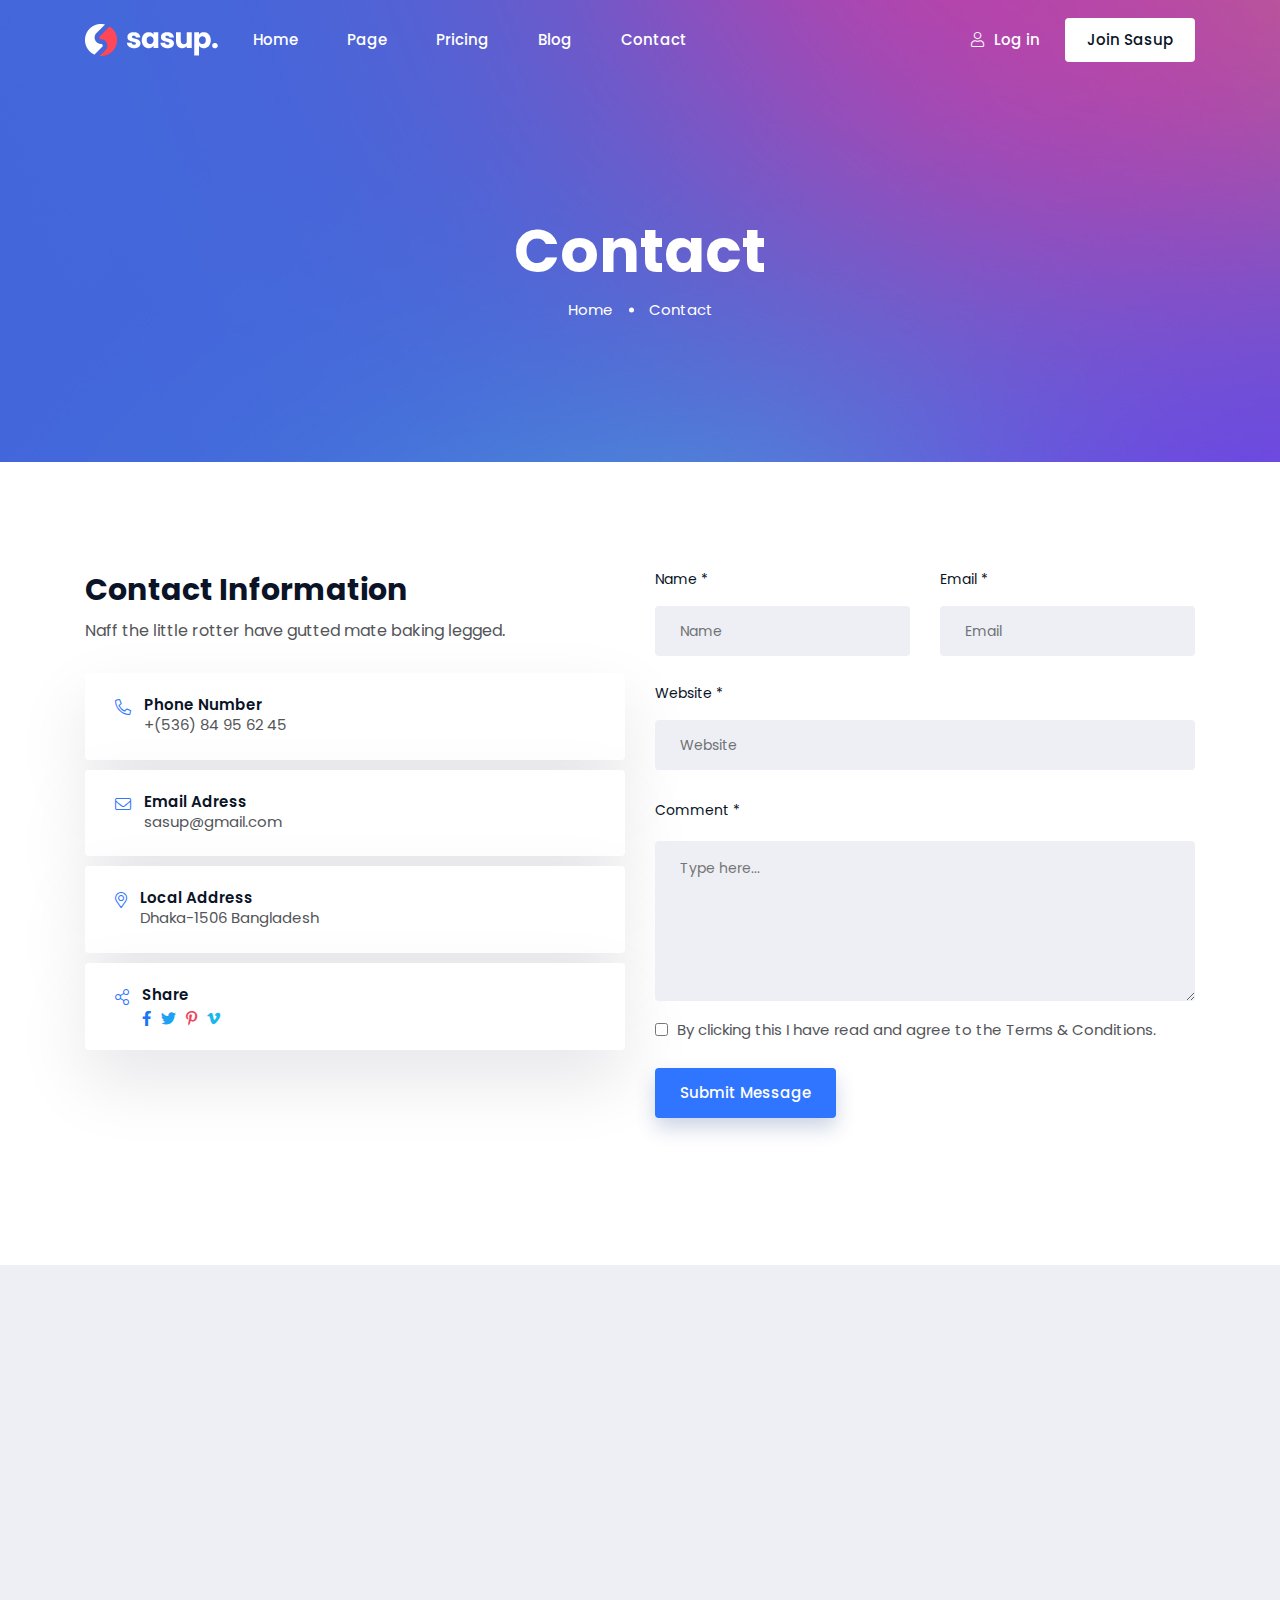
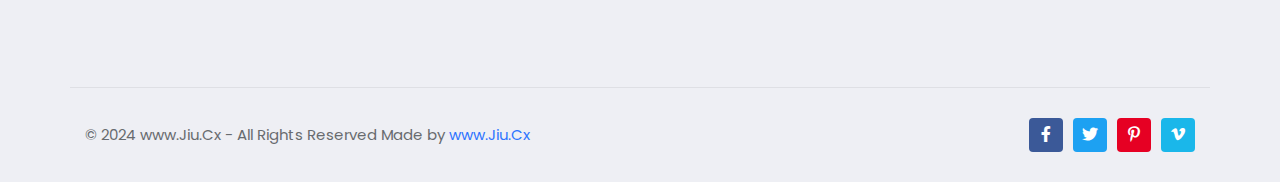
<file: contact.html>
<!doctype html>
<html class="no-js" lang="en">

<head>
    <meta charset="utf-8">
    <meta http-equiv="x-ua-compatible" content="ie=edge">
    <title>Jiu.Cx</title>
    <meta name="description" content="">
    <meta name="viewport" content="width=device-width, initial-scale=1">

    <!-- CSS here -->
    <link rel="stylesheet" href="static/css/bootstrap.min.css">
    <link rel="stylesheet" href="static/css/fontawesome-all.min.css">
    <link rel="stylesheet" href="static/css/animate.min.css">
    <link rel="stylesheet" href="static/css/flaticon.css">
    <link rel="stylesheet" href="static/css/odometer-theme-default.css">
    <link rel="stylesheet" href="static/css/magnific-popup.css">
    <link rel="stylesheet" href="static/css/meanmenu.css">
    <link rel="stylesheet" href="static/css/swipper.css">
    <link rel="stylesheet" href="static/css/main.css">
</head>

<body>
    <div id="loading">
        <div id="loading-center">
            <div id="loading-center-absolute">
                <div class="object" id="object_one"></div>
                <div class="object" id="object_two"></div>
                <div class="object" id="object_three"></div>
                <div class="object" id="object_four"></div>
            </div>
        </div>
    </div>
    <!-- header_area_start -->
    <header>
        <div class="header-transparent header-sticky">
            <div class="header-main">
                <div class="container">
                    <div class="row align-items-center">
                        <div class="col-xxl-9 col-xl-9 col-lg-9 d-flex align-items-center col-md-6 col-sm-4 col-6">
                            <div class="sasup-logo mr-35 d-inline-block">
                                <a href="index.html"><img src="static/picture/logo-white.png" class="logo-1" alt=""></a>
                                <a href="index.html"><img src="static/picture/logo.png" class="logo-2" alt=""></a>
                            </div>
                            <div class="sasup-header d-none d-lg-inline-block">
                                <nav id="mobile-menu">
                                    <ul>
                                        <li><a href="index.html">Home</a>
                                            <ul class="sub-menu">
                                                <li><a href="index.html">Home Layout 1</a></li>
                                                <li><a href="index-2.html">Home Layout 2</a></li>
                                                <li><a href="index-3.html">Home Layout 3</a></li>
                                            </ul>
                                        </li>
                                        <li><a href="#">Page</a>
                                            <ul class="sub-menu">
                                                <li><a href="team.html">Team</a></li>
                                                <li><a href="team-details.html">Team Details</a></li>
                                                <li><a href="service.html">Service</a></li>
                                                <li><a href="service-details.html">Service Details</a></li>
                                                <li><a href="portfolio.html">Portfolio</a></li>
                                                <li><a href="portfolio-details.html">Portfolio Details</a></li>
                                                <li><a href="about.html">About</a></li>
                                            </ul>
                                        </li>
                                        <li><a href="">Pricing</a></li>
                                        <li><a href="blog-list.html">Blog</a>
                                            <ul class="sub-menu">
                                                <li><a href="blog-list.html">Blog</a></li>
                                                <li><a href="blog-details.html">Blog Details</a></li>
                                            </ul>
                                        </li>
                                        <li><a href="">Contact</a></li>
                                    </ul>
                                </nav>
                            </div>
                        </div>
                        <div class="col-xxl-3 col-xl-3 col-lg-3 col-md-6 col-sm-8 col-6">
                            <div class="sasup-header-action-btn">
                                <a href="" class="sasup-transparent-btn d-none d-sm-inline-block"><i class="fal fa-user"></i>Log in</a>
                                <a href="" class="sasup-theme-btn style-white ml-25 d-none d-sm-inline-block"><span>Join
                                        Sasup</span></a>
                                <div class="mobile-bar-control mobile-bar-control-white d-inline-block d-lg-none">
                                    <div class="line"></div>
                                    <div class="line"></div>
                                    <div class="line"></div>
                                </div>
                            </div>
                        </div>
                    </div>
                </div>
            </div>
        </div>
    </header>
    <!-- header_area_start -->

    <!-- responsive sidebar start -->
    <div class="responsive-sidebar d-block d-lg-none">
        <div class="responsive-sidebar-inner">
            <div class="logo mb-30">
                <div class="row">
                    <div class="col-6">
                        <img src="static/picture/logo.png" alt="">
                    </div>
                    <div class="col-6">
                        <div class="text-end">
                            <button class="responsive-sidebar-close"><i class="fal fa-times"></i></button>
                        </div>
                    </div>
                </div>
            </div>
            <div class="resposive-sidebar-menu mb-50">
                <div class="mobile-menu"></div>
            </div>
            <div class="responsive-sidebar-actions">
                <a href="" class="sasup-border-btn d-block sasup-broder-btn-space-3 ms-0 text-center mb-2">login</a>
                <a href="" class="sasup-theme-btn text-center d-inline-block d-sm-none w-100"><span>Free
                        Trial</span></a>
            </div>
        </div>
    </div>
    <!-- responsive sidebar end -->

    <main>
        <!-- breadcrumb area start -->
        <div class="breadcrumb-area pt-215 pb-140 mb-110 pb-130" data-background="assets/img/bg/breadcrumb_bg.jpg">
            <div class="container">
                <div class="breadcrumb-content text-center">
                    <h3 class="breadcrumb-title">Contact</h3>
                    <div class="breadcrumb-trail">
                        <nav>
                            <ul class="trail-items">
                                <li class="trail-item"><a href="index.html"><span>Home</span></a></li>
                                <li class="trail-item"><span>Contact</span></li>
                            </ul>
                        </nav>
                    </div>
                </div>
            </div>
        </div>
        <!-- breadcrumb area end -->
        <!-- contact area start -->
        <div class="contact-area">
            <div class="container">
                <div class="row pb-140 justify-content-between">
                    <div class="col-xxl-5 col-xl-6 col-lg-6 mb-40 mb-lg-0">
                        <div class="contact-left-info">
                            <div class="contact-info-left-top mb-30">
                                <h4 class="contact-info-title">Contact Information</h4>
                                <span class="contact-info-subtitle">Naff the little rotter have gutted mate baking
                                    legged.</span>
                            </div>
                            <div class="contact-left-list-wrapper">
                                <div class="single-contact-left-item mb-10">
                                    <div class="icon">
                                        <i class="fal fa-phone-alt"></i>
                                    </div>
                                    <div class="content">
                                        <h4 class="single-contact-left-label">Phone Number</h4>
                                        <span class="single-contact-left-info">+(536) 84 95 62 45</span>
                                    </div>
                                </div>
                                <div class="single-contact-left-item mb-10">
                                    <div class="icon">
                                        <i class="fal fa-envelope"></i>
                                    </div>
                                    <div class="content">
                                        <h4 class="single-contact-left-label">Email Adress</h4>
                                        <span class="single-contact-left-info">sasup@gmail.com</span>
                                    </div>
                                </div>
                                <div class="single-contact-left-item mb-10">
                                    <div class="icon">
                                        <i class="fal fa-map-marker-alt"></i>
                                    </div>
                                    <div class="content">
                                        <h4 class="single-contact-left-label">Local Address</h4>
                                        <span class="single-contact-left-info">Dhaka-1506 Bangladesh</span>
                                    </div>
                                </div>
                                <div class="single-contact-left-item mb-10">
                                    <div class="icon">
                                        <i class="fal fa-share-alt"></i>
                                    </div>
                                    <div class="content">
                                        <h4 class="single-contact-left-label contact-left-label-space">Share</h4>
                                        <div class="share-social">
                                            <a href="#" data-color="#1877f2"><i class="fab fa-facebook-f"></i></a>
                                            <a href="#" data-color="#1da1f2"><i class="fab fa-twitter"></i></a>
                                            <a href="#" data-color="#ed445e"><i class="fab fa-pinterest-p"></i></a>
                                            <a href="#" data-color="#1ab7ea"><i class="fab fa-vimeo-v"></i></a>
                                        </div>
                                    </div>
                                </div>
                            </div>
                        </div>
                    </div>
                    <div class="col-xxl-6 col-xl-6 col-lg-6">
                        <div class="contact-form wow fadeInUp mb-50 mb-xl-0" data-wow-delay=".2s">
                            <form action="mail.php" method="post" id="contact-form">
                                <div class="row">
                                    <div class="col-xl-6 col-md-6">
                                        <div class="post-input post-input-2">
                                            <label for="name" class="post-input-label-defualt">Name *</label>
                                            <input type="text" name="name" placeholder="Name" id="name">
                                        </div>
                                    </div>
                                    <div class="col-xl-6 col-md-6">
                                        <div class="post-input post-input-2">
                                            <label for="email" class="post-input-label-defualt">Email *</label>
                                            <input type="email" name="email" id="email" placeholder="Email">
                                        </div>
                                    </div>
                                    <div class="col-xl-12">
                                        <div class="post-input post-input-2">
                                            <label for="name" class="post-input-label-defualt">Website
                                                *</label>
                                            <input type="text" name="website" placeholder="Website" id="website">
                                        </div>
                                    </div>
                                    <div class="col-xl-12">
                                        <label for="comment" class="post-input-label-defualt">Comment *</label>
                                        <div class="post-input has-textarea">
                                            <textarea id="comment" name="message" placeholder="Type here..."></textarea>
                                        </div>
                                    </div>
                                    <div class="col-xl-12">
                                        <div class="post-check mb-30">
                                            <input type="checkbox">
                                            <span>By clicking this I have read and agree to the Terms &
                                                Conditions.</span>
                                        </div>
                                    </div>
                                </div>

                                <button type="submit" class="sasup-theme-btn sasup-theme-btn-2 transition-5">Submit
                                    Message</button>
                            </form>
                            <p class="ajax-response"></p>
                        </div>
                    </div>
                </div>
            </div>
            <div class="contact-map">

            </div>
        </div>
        <!-- contact area end -->
    </main>
    <!-- back to top start -->
    <div class="progress-wrap">
        <svg class="progress-circle svg-content" width="100%" height="100%" viewbox="-1 -1 102 102">
            <path d="M50,1 a49,49 0 0,1 0,98 a49,49 0 0,1 0,-98"></path>
        </svg>
    </div>
    <!-- back to top end -->

    <!-- footer area start -->
    <footer class="footer-area pt-90 footer-negative-space" data-bg-color="#eeeff4">
        <div class=" container pb-80 has-border-bottom">
            <div class="footer-1">
                <div class="row">
                    <div class="col-xxl-4 col-xl-4 col-lg-4 order-last col-sm-12 order-lg-first">
                        <div class="footer-widget wow fadeInUp" data-wow-delay=".2s">
                            <div class="logo mb-20">
                                <a href="index-3.html"><img src="static/picture/logo.png" alt=""></a>
                            </div>
                            <p class="widget-text">Me old mucker cheeky bugger is dont<br> want agro in my flat
                                little.
                            </p>
                            <a href="service-details.html" class="sasup-theme-btn sasup-theme-btn-2"><span>Get
                                    started</span></a>
                        </div>
                    </div>
                    <div class="col-xxl-8 col-xl-8 col-lg-8">
                        <div class="row mb-30 mb-lg-0">
                            <div class="col-xxl-4 col-xl-4 col-lg-4 col-md-4 col-sm-6 mb-30 mb-lg-0">
                                <div class="footer-widget wow fadeInUp" data-wow-delay=".4s">
                                    <h5>Product</h5>
                                    <ul>
                                        <li><a href="service.html">Product Tour</a></li>
                                        <li><a href="about.html">Analytics</a></li>
                                        <li><a href="service-details.html">Product Overview</a></li>
                                        <li><a href="about.html">What’s New</a></li>
                                        <li><a href="portfolio.html">Templates</a></li>
                                        <li><a href="about.html">Quotes</a></li>
                                    </ul>
                                </div>
                            </div>
                            <div class="col-xxl-4 col-xl-4 col-lg-4 col-md-4 col-sm-6 mb-30 mb-lg-0 wow fadeInUp" data-wow-delay=".6s">
                                <div class="footer-widget">
                                    <h5>Resources</h5>
                                    <ul>
                                        <li><a href="about.html">Documentation</a></li>
                                        <li><a href="service.html">Solutions</a></li>
                                        <li><a href="about.html">Road Map</a></li>
                                        <li><a href="portfolio.html">Brand Assets</a></li>
                                        <li><a href="service.html">Feature List</a></li>
                                        <li><a href="team.html">User Flow</a></li>
                                    </ul>
                                </div>
                            </div>
                            <div class="col-xxl-4 col-xl-4 col-lg-4 col-md-4 col-sm-6 mb-30 mb-lg-0 wow fadeInUp" data-wow-delay=".8s">
                                <div class="footer-widget">
                                    <h5>Solutions</h5>
                                    <ul>
                                        <li><a href="">Support</a></li>
                                        <li><a href="about.html">Proposals</a></li>
                                        <li><a href="about.html">Guides</a></li>
                                        <li><a href="">Contracts</a></li>
                                        <li><a href="about.html">Signatures</a></li>
                                        <li><a href="about.html">Payments</a></li>
                                    </ul>
                                </div>
                            </div>
                        </div>
                    </div>
                </div>
            </div>
        </div>
    </footer>
    <!-- footer area end -->
    <!-- copyright area start -->
    <div class="copyright-area pt-30 pb-30" data-bg-color="#eeeff4">
        <div class="container">
            <div class="row align-items-center">
                <div class="col-xxl-6 col-xl-6 col-lg-6 col-md-7">
                    <p class="copyright-text">© 2024 www.Jiu.Cx - All Rights Reserved Made by <a href="about.html" data-color="#2f75ff">www.Jiu.Cx</a>
                    </p>
                </div>
                <div class="col-xxl-6 col-xl-6 col-lg-6 col-md-5">
                    <div class="text-lg-end">
                        <div class="footer-social">
                            <a href="#" data-bg-color="#3b5998"><i class="fab fa-facebook-f"></i></a>
                            <a href="#" data-bg-color="#1da1f2"><i class="fab fa-twitter"></i></a>
                            <a href="#" data-bg-color="#e60023"><i class="fab fa-pinterest-p"></i></a>
                            <a href="#" data-bg-color="#1ab7ea"><i class="fab fa-vimeo-v"></i></a>
                        </div>
                    </div>
                </div>
            </div>
        </div>
    </div>
    <!-- copyright area end -->

    <!-- JS here -->
    <script src="static/js/jquery.min.js"></script>
    <script src="static/js/bootstrap.bundle.min.js"></script>
    <script src="static/js/swipper-bundle.min.js"></script>
    <script src="static/js/jquery.meanmenu.min.js"></script>
    <script src="static/js/wow.min.js"></script>
    <script src="static/js/ajax-form.js"></script>
    <script src="static/js/waypoints.min.js"></script>
    <script src="static/js/jquery.counterup.min.js"></script>
    <script src="static/js/jquery.scrollUp.min.js"></script>
    <script src="static/js/jquery.magnific-popup.min.js"></script>
    <script src="static/js/isotope.pkgd.min.js"></script>
    <script src="static/js/imagesloaded.pkgd.min.js"></script>
    <script src="static/js/mouse-wheel.min.js"></script>
    <script src="static/js/odometer.min.js"></script>
    <script src="static/js/appair.min.js"></script>
    <script src="static/js/parallex.js"></script>
    <script src="static/js/back-to-top.min.js"></script>
    <script src="static/js/main.js"></script>
</body>

</html>
</file>
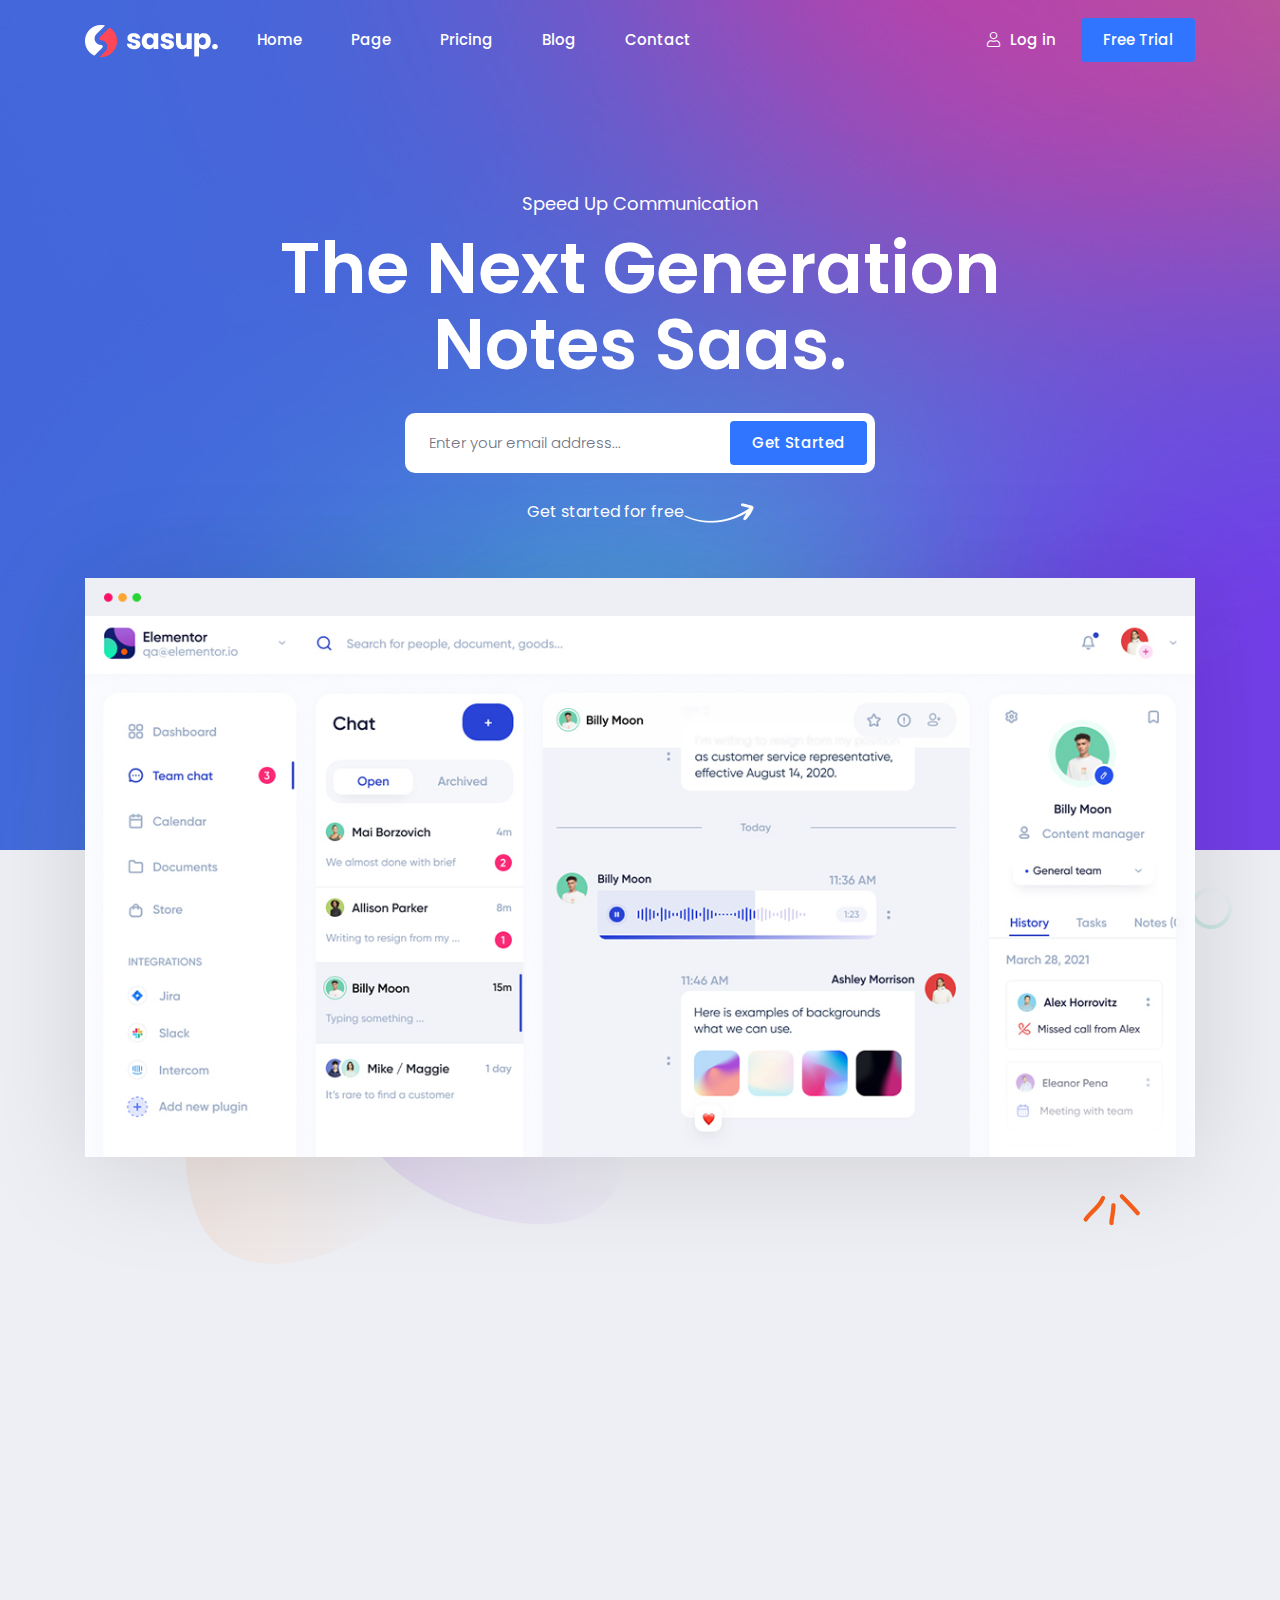
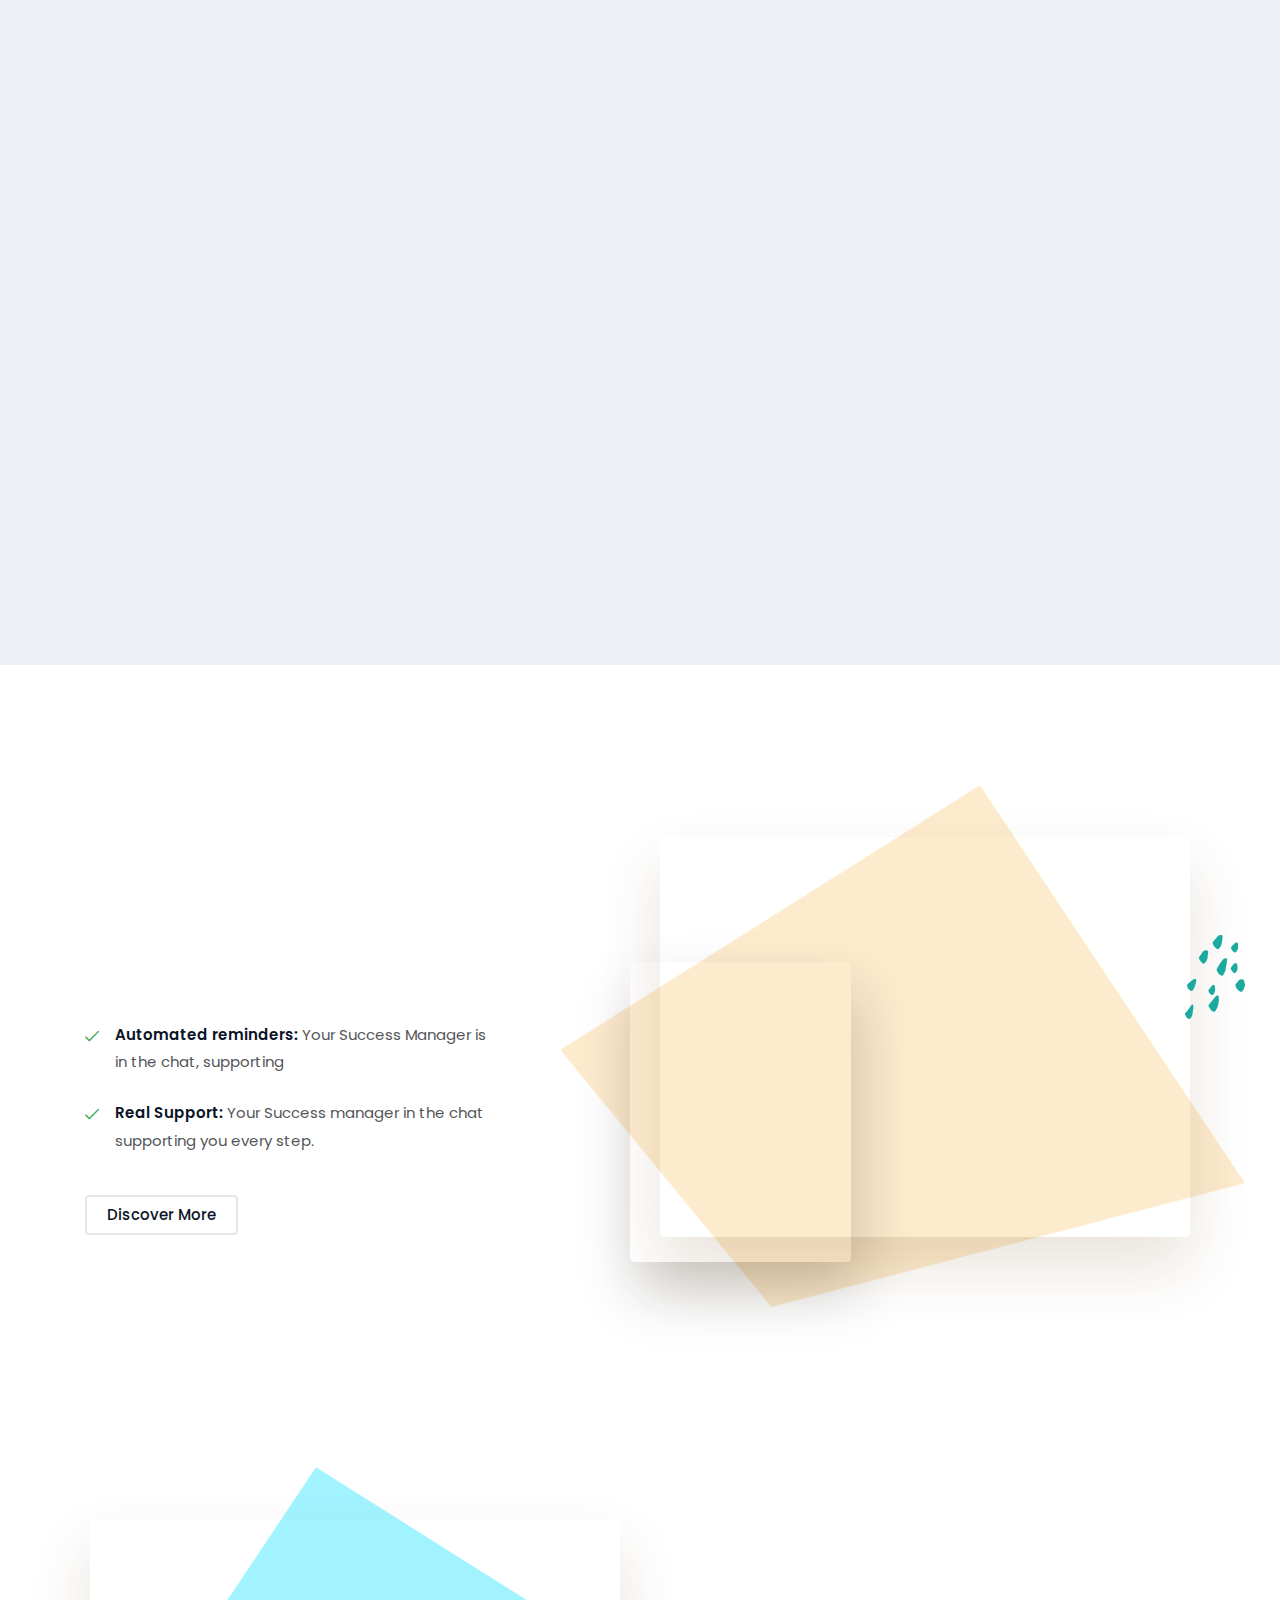
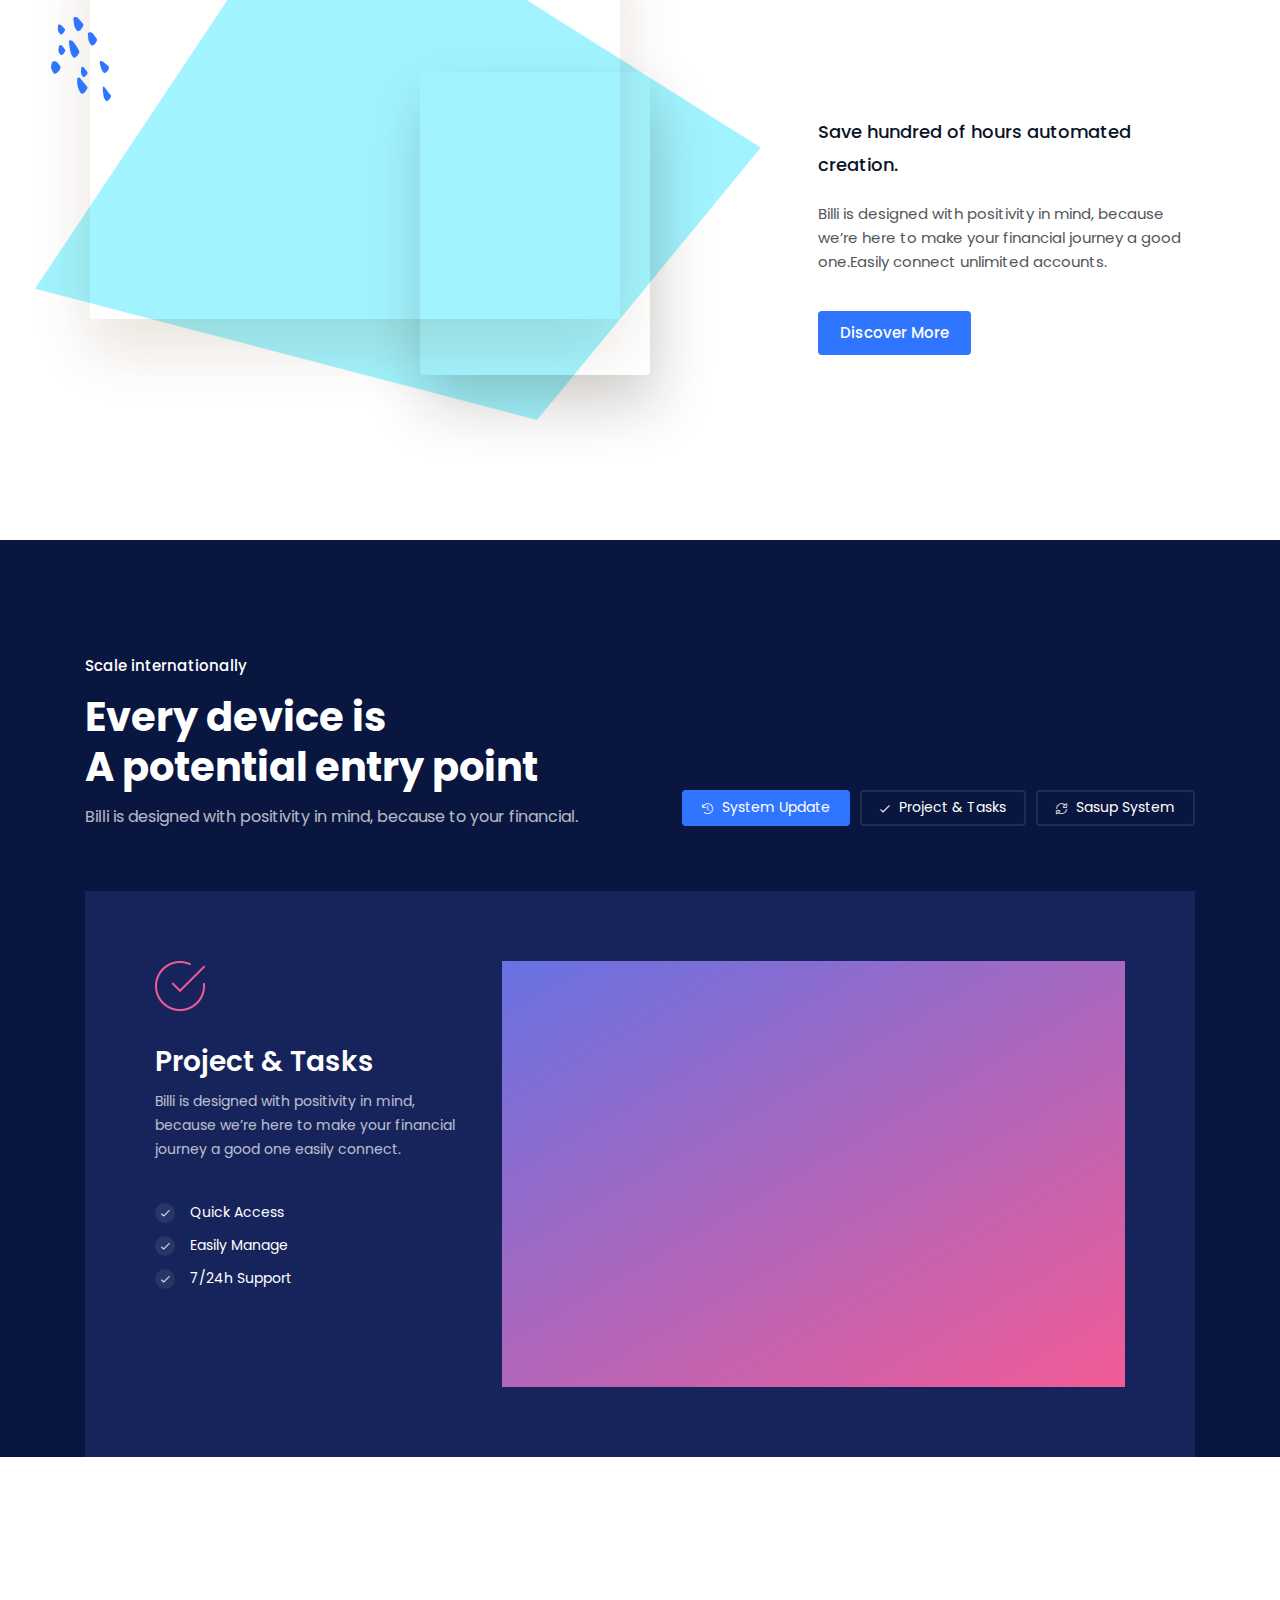
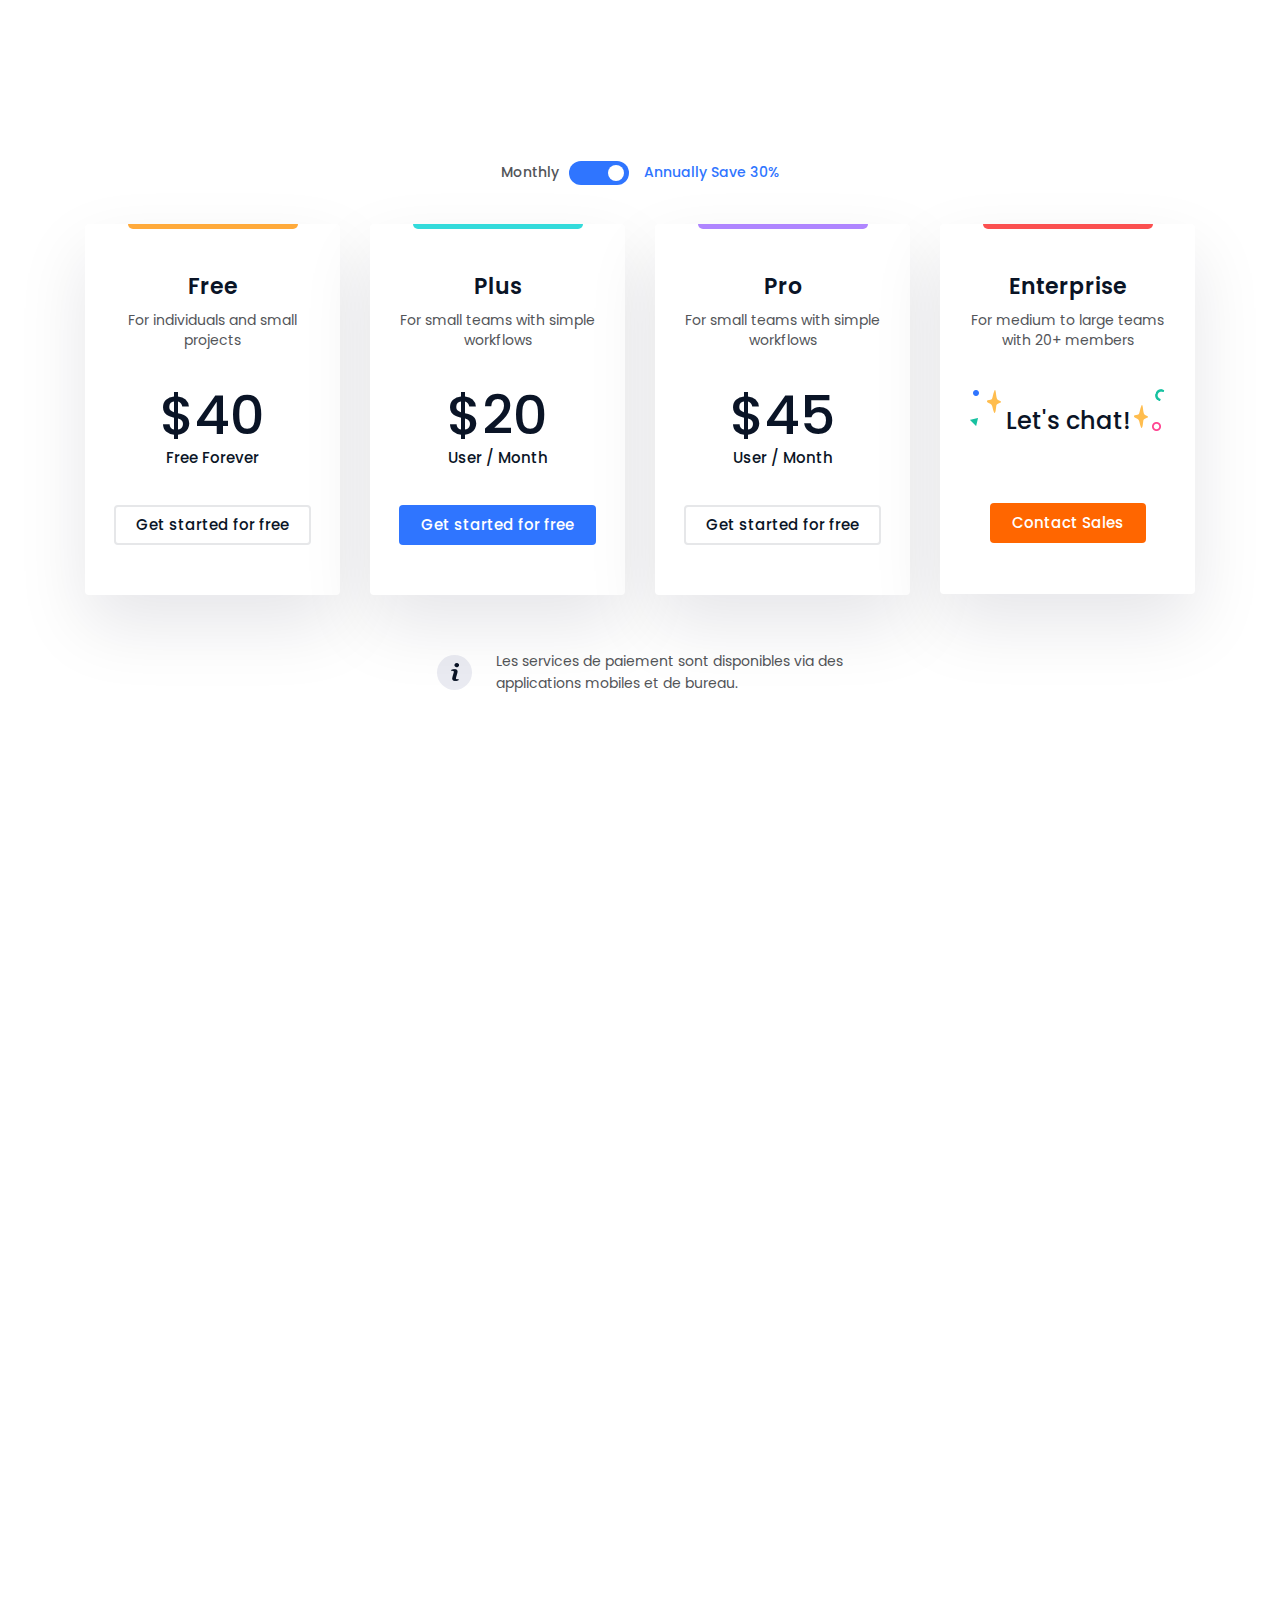
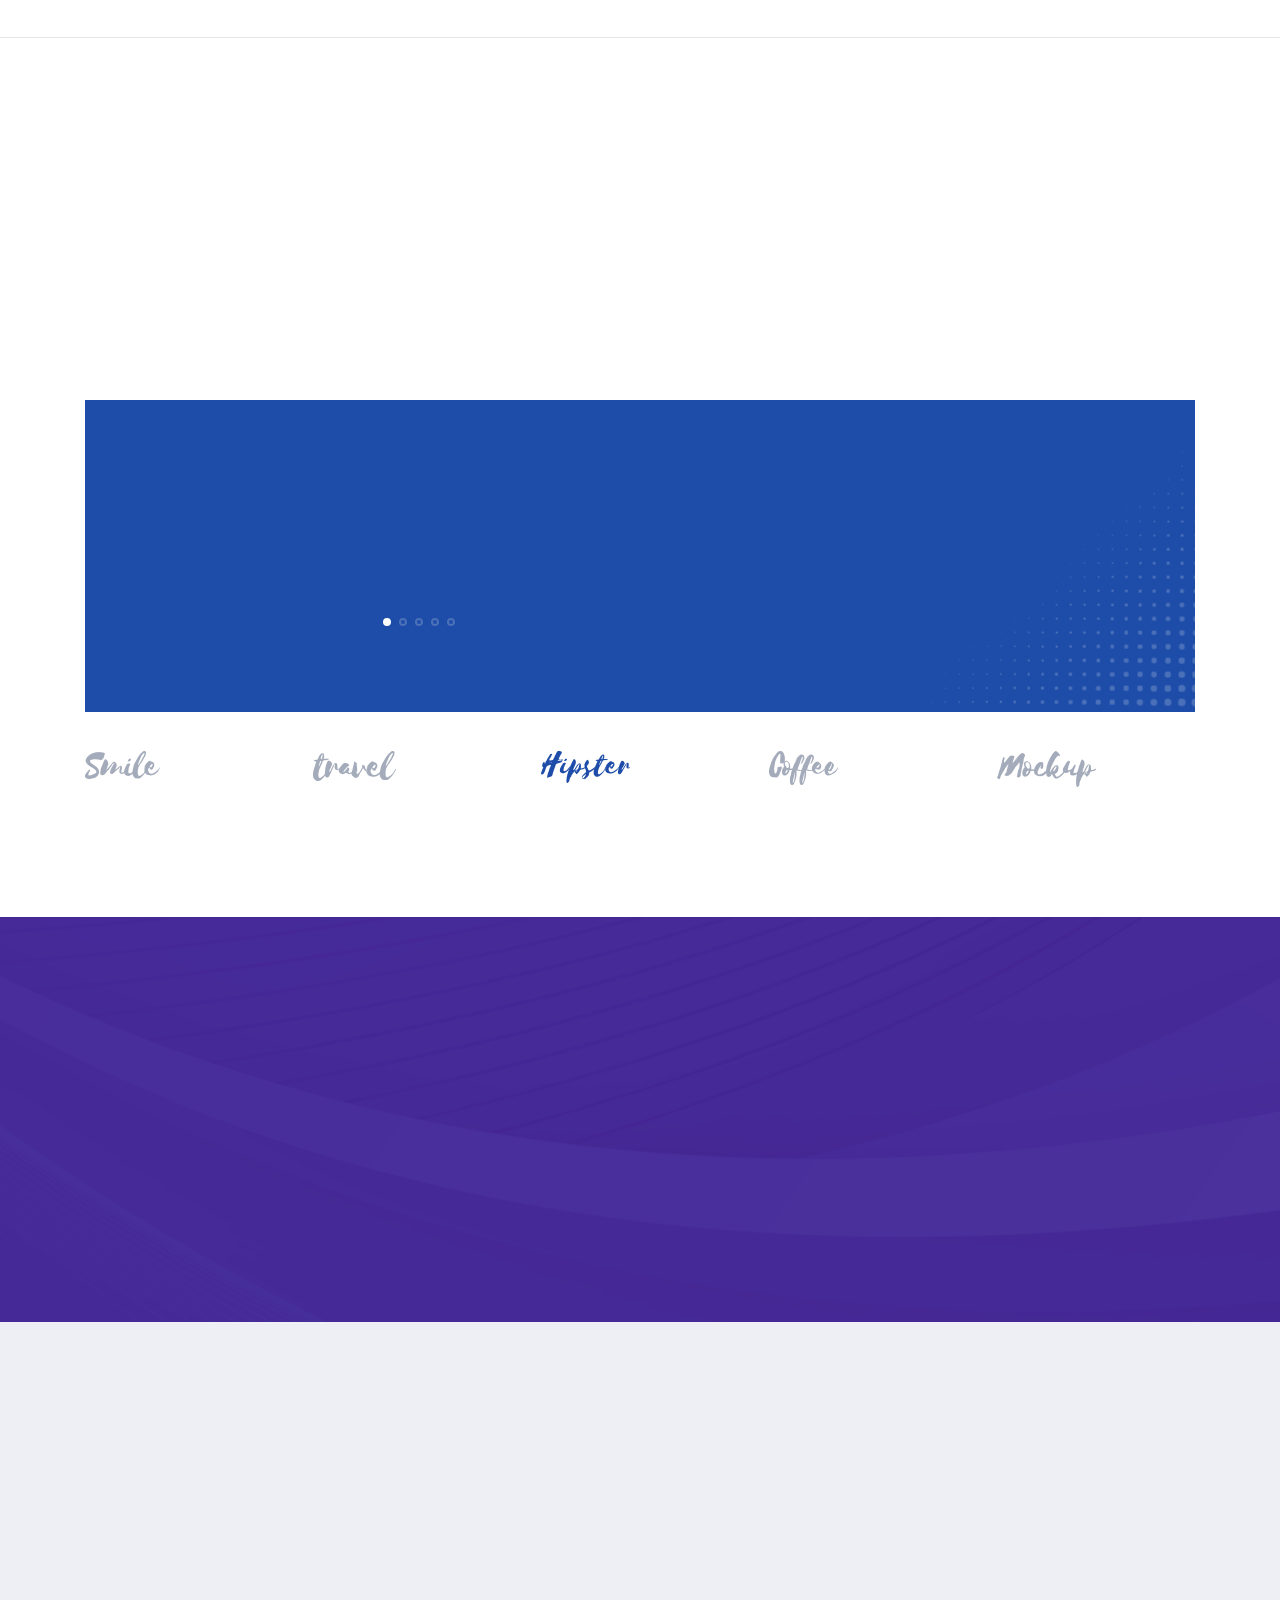
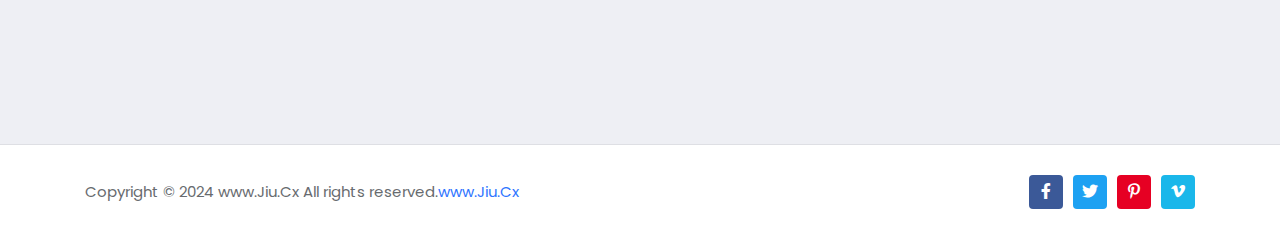
<file: index-2.html>
<!doctype html>
<html class="no-js" lang="en">

<head>
    <meta charset="utf-8">
    <meta http-equiv="x-ua-compatible" content="ie=edge">
    <title>Jiu.Cx</title>
    <meta name="description" content="">
    <meta name="viewport" content="width=device-width, initial-scale=1">

    <!-- CSS here -->
    <link rel="stylesheet" href="static/css/bootstrap.min.css">
    <link rel="stylesheet" href="static/css/fontawesome-all.min.css">
    <link rel="stylesheet" href="static/css/animate.min.css">
    <link rel="stylesheet" href="static/css/flaticon.css">
    <link rel="stylesheet" href="static/css/odometer-theme-default.css">
    <link rel="stylesheet" href="static/css/magnific-popup.css">
    <link rel="stylesheet" href="static/css/meanmenu.css">
    <link rel="stylesheet" href="static/css/swipper.css">
    <link rel="stylesheet" href="static/css/main.css">
</head>

<body>
    <div id="loading">
        <div id="loading-center">
            <div id="loading-center-absolute">
                <div class="object" id="object_one"></div>
                <div class="object" id="object_two"></div>
                <div class="object" id="object_three"></div>
                <div class="object" id="object_four"></div>
            </div>
        </div>
    </div>
    <!-- header_area_start -->
    <header>
        <div class="header-transparent header-sticky">
            <div class="header-main">
                <div class="container">
                    <div class="row align-items-center">
                        <div class="col-xxl-9 col-xl-9 col-lg-9 col-md-6 col-sm-4 col-6">
                            <div class="sasup-logo mr-35 d-inline-block">
                                <a href="" class="logo-1"><img src="static/picture/logo-white.png" alt=""></a>
                                <a href="" class="logo-2"><img src="static/picture/logo.png" alt=""></a>
                            </div>
                            <div class="sasup-header d-none d-lg-inline-block">
                                <nav id="mobile-menu">
                                    <ul>
                                        <li><a href="">Home</a>
                                            <ul class="sub-menu">
                                                <li><a href="">Home Layout 1</a></li>
                                                <li><a href="index-2.html">Home Layout 2</a></li>
                                                <li><a href="index-3.html">Home Layout 3</a></li>
                                            </ul>
                                        </li>
                                        <li><a href="#">Page</a>
                                            <ul class="sub-menu">
                                                <li><a href="team.html">Team</a></li>
                                                <li><a href="team-details.html">Team Details</a></li>
                                                <li><a href="service.html">Service</a></li>
                                                <li><a href="service-details.html">Service Details</a></li>
                                                <li><a href="portfolio.html">Portfolio</a></li>
                                                <li><a href="portfolio-details.html">Portfolio Details</a></li>
                                                <li><a href="about.html">About</a></li>
                                            </ul>
                                        </li>
                                        <li><a href="contact.html">Pricing</a></li>
                                        <li><a href="blog-list.html">Blog</a>
                                            <ul class="sub-menu">
                                                <li><a href="blog-list.html">Blog</a></li>
                                                <li><a href="blog-details.html">Blog Details</a></li>
                                            </ul>
                                        </li>
                                        <li><a href="contact.html">Contact</a></li>
                                    </ul>
                                </nav>
                            </div>
                        </div>
                        <div class="col-xxl-3 col-xl-3 col-lg-3 col-md-6 col-sm-8 col-6">
                            <div class="sasup-header-action-btn">
                                <a href="contact.html" class="sasup-transparent-btn d-none d-sm-inline-block"><i class="fal fa-user"></i>Log in</a>
                                <a href="contact.html" class="sasup-theme-btn ml-25 d-none d-sm-inline-block"><span>Free
                                        Trial</span></a>
                                <div class="mobile-bar-control mobile-bar-control-white d-inline-block d-lg-none">
                                    <div class="line"></div>
                                    <div class="line"></div>
                                    <div class="line"></div>
                                </div>
                            </div>
                        </div>
                    </div>
                </div>
            </div>
        </div>
    </header>
    <!-- header_area_start -->
    <!-- responsive sidebar start -->
    <div class="responsive-sidebar d-block d-lg-none">
        <div class="responsive-sidebar-inner">
            <div class="logo mb-30">
                <div class="row">
                    <div class="col-6">
                        <img src="static/picture/logo.png" alt="">
                    </div>
                    <div class="col-6">
                        <div class="text-end">
                            <button class="responsive-sidebar-close"><i class="fal fa-times"></i></button>
                        </div>
                    </div>
                </div>
            </div>
            <div class="resposive-sidebar-menu mb-50">
                <div class="mobile-menu"></div>
            </div>
            <div class="responsive-sidebar-actions">
                <a href="contact.html" class="sasup-border-btn d-block sasup-broder-btn-space-3 ms-0 text-center mb-2">login</a>
                <a href="contact.html" class="sasup-theme-btn text-center d-inline-block d-sm-none w-100"><span>Free
                        Trial</span></a>
            </div>
        </div>
    </div>
    <!-- responsive sidebar end -->

    <main>
        <!-- hero area start -->
        <section class="hero-area hero-space-1 bg-top-left pt-190 pb-150" data-background="assets/img/shape/hero-bg.jpg" data-bg-color="#eeeff4">
            <div class="container">
                <div class="hero-inner p-rel">
                    <div class="hero-shapes">
                        <div class="shape1 p-abs">
                            <img src="static/picture/shape_011.png" alt="">
                        </div>
                        <div class="shape2 p-abs">
                            <img src="static/picture/shape_02.png" alt="">
                        </div>
                        <div class="shape3 p-abs d-none d-xl-block">
                            <img src="static/picture/shape_031.png" alt="">
                        </div>
                        <div class="shape4 p-abs">
                            <img src="static/picture/shape_041.png" alt="">
                        </div>
                    </div>
                    <div class="sasup-hero-content text-center">
                        <span class="sasup-hero-content-sub wow fadeInUp" data-wow-delay="0s">Speed Up
                            Communication</span>
                        <h3 class="sasup-hero-content-main wow fadeInUp" data-wow-delay=".3s">The Next
                            Generation<br>
                            Notes Saas.</h3>
                        <div class="sasup-hero-form mb-30 wow fadeInUp" data-wow-delay=".6s">
                            <div class="sasup-hero-form-inner p-rel d-flex align-items-center">
                                <form action="#">
                                    <div class="sasup-form-group">
                                        <input type="text" id="hero-email">
                                        <label for="hero-email" class="epix-hero-form-label">Enter <span class="d-none d-sm-inline-block">your</span> email
                                            address...</label>
                                    </div>
                                    <div class="sasup-form-group">
                                        <input type="submit" value="Get Started">
                                    </div>
                                </form>
                            </div>
                        </div>
                        <div class="sasup-form-group mb-55 wow fadeInUp" data-wow-delay=".6s">
                            <div class="started-label">
                                <label for="hero-email">Get started for free<img src="static/picture/arrow.png" alt=""></label>
                            </div>
                        </div>
                        <div class="dashbord-img dashbord-shadow d-inline-block fix">
                            <img src="static/picture/dashbord-img.jpg" class="img-fluid wow bounceInUp" data-wow-delay=".8s" alt="">
                        </div>
                    </div>
                </div>
            </div>
        </section>
        <!-- hero area end -->
        <!-- features area start -->
        <section class="faetures-area features-space-1 pb-100 mb-120" data-bg-color="#eeeff4">
            <div class="container">
                <div class="row mb-40">
                    <div class="col-xxl-12">
                        <div class="section-title text-center">
                            <span class="sasup-s-subtitle wow fadeInUp" data-wow-delay="0">Special Layout</span>
                            <h3 class="sasup-s-title wow fadeInUp" data-wow-delay=".2s">Features that<br> Help you
                                build
                                better.</h3>
                        </div>
                    </div>
                </div>
                <div class="row justify-content-center">
                    <div class="col-xxl-10">
                        <div class="row">
                            <div class="col-xxl-6 col-xl-6 col-lg-6 col-md-6">
                                <div class="sasup-single-feature mb-30 wow fadeInUp" data-wow-delay=".2s" data-bg-color="#fff">
                                    <div class="sasup-feature-logo mb-35">
                                        <img src="static/picture/feature-1.png" alt="">
                                    </div>
                                    <div class="sasup-feature-content">
                                        <h4 class="sasup-feature-title"><a href="service-details.html">Create pages
                                                using tons of hand
                                                crafted sections</a>
                                        </h4>
                                        <a href="service-details.html" class="read-more-btn">Read More<i class="fal fa-arrow-right"></i></a>
                                    </div>
                                </div>
                            </div>
                            <div class="col-xxl-6 col-xl-6 col-lg-6 col-md-6">
                                <div class="sasup-single-feature mb-30  wow fadeInUp" data-wow-delay=".4s" data-bg-color="#fff">
                                    <div class="sasup-feature-logo mb-35">
                                        <img src="static/picture/feature-2.png" alt="">
                                    </div>
                                    <div class="sasup-feature-content">
                                        <h4 class="sasup-feature-title"><a href="service-details.html">Start your
                                                website project the
                                                right way with Inform</a></h4>
                                        <a href="service-details.html" class="read-more-btn">Read More<i class="fal fa-arrow-right"></i></a>
                                    </div>
                                </div>
                            </div>
                            <div class="col-xxl-6 col-xl-6 col-lg-6 col-md-6">
                                <div class="sasup-single-feature mb-30  wow fadeInUp" data-wow-delay=".6s" data-bg-color="#fff">
                                    <div class="sasup-feature-logo mb-35">
                                        <img src="static/picture/feature-3.png" alt="">
                                    </div>
                                    <div class="sasup-feature-content">
                                        <h4 class="sasup-feature-title"><a href="service-details.html">Adapt Inform
                                                to
                                                your brand
                                                Using the style guide</a></h4>
                                        <a href="service-details.html" class="read-more-btn">Read More<i class="fal fa-arrow-right"></i></a>
                                    </div>
                                </div>
                            </div>
                            <div class="col-xxl-6 col-xl-6 col-lg-6 col-md-6">
                                <div class="sasup-single-feature mb-30  wow fadeInUp" data-wow-delay=".8s" data-bg-color="#fff">
                                    <div class="sasup-feature-logo mb-35">
                                        <img src="static/picture/feature-4.png" alt="">
                                    </div>
                                    <div class="sasup-feature-content">
                                        <h4 class="sasup-feature-title"><a href="service-details.html">Power your
                                                business<br>
                                                with multiple CMS integrations</a></h4>
                                        <a href="service-details.html" class="read-more-btn">Read More<i class="fal fa-arrow-right"></i></a>
                                    </div>
                                </div>
                            </div>
                        </div>
                    </div>
                </div>
            </div>
        </section>
        <!-- features area end -->
        <!-- service area start -->
        <section class="service-area pb-160 fix">
            <div class="container">
                <div class="row align-items-center">
                    <div class="col-xxl-5 col-xl-5 col-lg-6">
                        <div class="service_left mb-60 mb-lg-0">
                            <div class="section-title mb-35">
                                <span class="sasup-s-subtitle wow fadeInUp" data-wow-delay="0">What we do
                                    best</span>
                                <h3 class="sasup-s-title wow fadeInUp hidden-lg-br" data-wow-delay=".2s">Chat
                                    directly<br>
                                    with your creators</h3>
                            </div>
                            <div class="sasup-service-list mb-25">
                                <div class="sasup-single-list">
                                    <div class="sasup-icon">
                                        <i class="fal fa-check"></i>
                                    </div>
                                    <div class="sasup-content">
                                        <p><span>Automated reminders:</span> Your Success Manager is<br> in the
                                            chat,
                                            supporting</p>
                                    </div>
                                </div>
                                <div class="sasup-single-list">
                                    <div class="sasup-icon">
                                        <i class="fal fa-check"></i>
                                    </div>
                                    <div class="sasup-content">
                                        <p><span>Real Support:</span> Your Success manager in the chat<br>
                                            supporting
                                            you every step.</p>
                                    </div>
                                </div>
                            </div>
                            <div class="sasup-service-action">
                                <a href="service.html" class="sasup-gray-border-btn">Discover More</a>
                            </div>
                        </div>
                    </div>
                    <div class="col-xxl-7 col-xl-7 col-lg-6">
                        <div class="text-lg-end">
                            <div class="service-right-thumbs">
                                <img src="static/picture/service_bg.png" alt="">
                                <div class="service-dashbord-thumb">
                                    <div class="single-dashbord dashbord-1 fix">
                                        <img src="static/picture/service-1.png" class="bounceInUp wow" data-wow-delay=".4s" alt="">
                                    </div>
                                    <div class="single-dashbord dashbord-2 fix">
                                        <img src="static/picture/service-2.png" class="bounceInUp wow" data-wow-delay=".2s" alt="">
                                    </div>
                                    <div class="single-dashbord dashbord-3 fix">
                                        <img src="static/picture/dot_shape.png" data-wow-delay=".2s" alt="">
                                    </div>
                                </div>
                            </div>
                        </div>
                    </div>
                </div>
            </div>
        </section>
        <!-- service area end -->
        <!-- extra service area start -->
        <section class="extra-service-area pb-120">
            <div class="container">
                <div class="row align-items-center">
                    <div class="col-xxl-7 col-xl-7 col-lg-6">
                        <div class="text-xxl-end text-xl-end">
                            <div class="service-left-thumbs mb-60 mb-lg-0">
                                <img src="static/picture/service_shape_2.png" alt="">
                                <div class="service-dashbord-thumb style-2">
                                    <div class="single-dashbord dashbord-1 fix">
                                        <img src="static/picture/service-1-2.png" class="bounceInUp wow" data-wow-delay=".4s" alt="">
                                    </div>
                                    <div class="single-dashbord dashbord-2 fix">
                                        <img src="static/picture/service-2-2.png" class="bounceInUp wow" data-wow-delay=".2s" alt="">
                                    </div>
                                    <div class="single-dashbord dashbord-3 fix">
                                        <img src="static/picture/service-dot-2.png" data-wow-delay=".2s" alt="">
                                    </div>
                                </div>
                            </div>
                        </div>
                    </div>
                    <div class="col-xxl-5 col-xl-5 col-lg-6">
                        <div class="service_right pl-68">
                            <div class="section-title mb-15">
                                <span class="sasup-s-subtitle wow fadeInUp" data-wow-delay="0">What we do
                                    best</span>
                                <h3 class="sasup-s-title wow fadeInUp has-extra-title-info hidden-lg-br" data-wow-delay=".2s">Design
                                    used<br>
                                    to be the seasoning</h3>
                                <p class="section-title-extra-info">Save hundred of hours automated creation.</p>
                            </div>
                            <div class="sesup-service-desc-info">
                                <p>Billi is designed with positivity in mind, because we’re here to make your
                                    financial
                                    journey a good one.Easily connect unlimited accounts.</p>
                            </div>
                            <div class="sasup-service-action">
                                <a href="service.html" class="sasup-theme-btn"><span>Discover More</span></a>
                            </div>
                        </div>
                    </div>
                </div>
            </div>
        </section>
        <!-- extra service area end -->
        <!-- creative task area start -->
        <div class="creative-task pt-115 mb-115" data-bg-color="#091640">
            <div class="container">
                <div class="row mb-65 align-items-end">
                    <div class="col-xxl-6 col-xl-6 col-lg-6">
                        <div class="section-title mb-60 mb-lg-0">
                            <span class="sasup-s-subtitle title-white">Scale internationally</span>
                            <h3 class="sasup-s-title sasup-s-title-2 title-white">Every device is<br>
                                A potential entry point</h3>
                            <p class="creative-task-sm-info">Billi is designed with positivity in mind, because to
                                your
                                financial.</p>
                        </div>
                    </div>
                    <div class="col-xxl-6 col-xl-6 col-lg-6">
                        <div class="creative-task-tab-controls">
                            <ul class="nav justify-content-lg-end" id="pills-tab" role="tablist">
                                <li class="nav-item" role="presentation">
                                    <button class="active" data-bs-toggle="pill" data-bs-target="#tab_1" type="button"><i class="fal fa-history"></i>System Update</button>
                                </li>
                                <li class="nav-item" role="presentation">
                                    <button data-bs-toggle="pill" data-bs-target="#tab_2" type="button"><i class="fal fa-check"></i>Project & Tasks</button>
                                </li>
                                <li class="nav-item" role="presentation">
                                    <button data-bs-toggle="pill" data-bs-target="#tab_3" type="button"><i class="fal fa-sync-alt"></i>Sasup System</button>
                                </li>
                            </ul>
                        </div>
                    </div>
                </div>
                <div class="row">
                    <div class="col-xxl-12">
                        <div class="tab-content" id="pills-tabContent">
                            <div class="tab-pane fade show active white-text" id="tab_1">
                                <div class="creative-task-dashbord" data-bg-color="#17245b">
                                    <div class="creative-task-dashbord-wrap">
                                        <div class="row">
                                            <div class="col-xxl-5 item-1">
                                                <div class="icon">
                                                    <img src="static/picture/creative_task_check.png" alt="">
                                                </div>
                                                <div class="content">
                                                    <h4 class="creative-task-title">Project & Tasks</h4>
                                                    <p class="creative-task-content">Billi is designed with
                                                        positivity
                                                        in mind, because we’re here to make your financial journey a
                                                        good one easily connect.</p>
                                                </div>
                                                <div class="creative-task-service-list">
                                                    <ul>
                                                        <li><i class="fal fa-check"></i>Quick Access</li>
                                                        <li><i class="fal fa-check"></i>Easily Manage</li>
                                                        <li><i class="fal fa-check"></i>7/24h Support</li>
                                                    </ul>
                                                </div>
                                            </div>
                                            <div class="col-xxl-7 item-2">
                                                <div class="text-xxl-end">
                                                    <div class="gradient-dashbord-box d-inline-block">
                                                        <div class="fix">
                                                            <img src="static/picture/dashbord-5.png" class="wow bounceInUp" alt="">
                                                        </div>
                                                    </div>
                                                </div>
                                            </div>
                                        </div>
                                    </div>
                                </div>
                            </div>
                            <div class="tab-pane fade white-text" id="tab_2">
                                <div class="creative-task-dashbord" data-bg-color="#17245b">
                                    <div class="creative-task-dashbord-wrap">
                                        <div class="row">
                                            <div class="col-xxl-5 item-1">
                                                <div class="icon">
                                                    <img src="static/picture/creative_task_check.png" alt="">
                                                </div>
                                                <div class="content">
                                                    <h4 class="creative-task-title">Project & Tasks</h4>
                                                    <p class="creative-task-content">Billi is designed with
                                                        positivity
                                                        in mind, because we’re here to make your financial journey a
                                                        good one easily connect.</p>
                                                </div>
                                                <div class="creative-task-service-list">
                                                    <ul>
                                                        <li><i class="fal fa-check"></i>Quick Access</li>
                                                        <li><i class="fal fa-check"></i>Easily Manage</li>
                                                        <li><i class="fal fa-check"></i>7/24h Support</li>
                                                    </ul>
                                                </div>
                                            </div>
                                            <div class="col-xxl-7 item-2">
                                                <div class="text-xxl-end">
                                                    <div class="gradient-dashbord-box d-inline-block">
                                                        <div class="fix">
                                                            <img src="static/picture/dashbord-5.png" alt="">
                                                        </div>
                                                    </div>
                                                </div>
                                            </div>
                                        </div>
                                    </div>
                                </div>
                            </div>
                            <div class="tab-pane fade white-text" id="tab_3">
                                <div class="creative-task-dashbord" data-bg-color="#17245b">
                                    <div class="creative-task-dashbord-wrap">
                                        <div class="row">
                                            <div class="col-xxl-5 item-1">
                                                <div class="icon">
                                                    <img src="static/picture/creative_task_check.png" alt="">
                                                </div>
                                                <div class="content">
                                                    <h4 class="creative-task-title">Project & Tasks</h4>
                                                    <p class="creative-task-content">Billi is designed with
                                                        positivity
                                                        in mind, because we’re here to make your financial journey a
                                                        good one easily connect.</p>
                                                </div>
                                                <div class="creative-task-service-list">
                                                    <ul>
                                                        <li><i class="fal fa-check"></i>Quick Access</li>
                                                        <li><i class="fal fa-check"></i>Easily Manage</li>
                                                        <li><i class="fal fa-check"></i>7/24h Support</li>
                                                    </ul>
                                                </div>
                                            </div>
                                            <div class="col-xxl-7 item-2">
                                                <div class="text-xxl-end">
                                                    <div class="gradient-dashbord-box d-inline-block">
                                                        <div class="fix">
                                                            <img src="static/picture/dashbord-5.png" alt="">
                                                        </div>
                                                    </div>
                                                </div>
                                            </div>
                                        </div>
                                    </div>
                                </div>
                            </div>
                        </div>
                    </div>
                </div>
            </div>
        </div>
        <!-- creative task area end -->
        <!-- pricing area start -->
        <div class="pricing-area pricing-space pb-170">
            <div class="container">
                <div class="pricing-tab-top mb-40">
                    <div class="row">
                        <div class="col-xxl-12 mb-45">
                            <div class="section-title text-center">
                                <span class="sasup-s-subtitle wow fadeInUp" data-wow-delay="0">Pricing Plans</span>
                                <h3 class="sasup-s-title wow fadeInUp" data-wow-delay=".2s">Choose a plan and<br>
                                    start
                                    your business today</h3>
                            </div>
                        </div>
                        <div class="col-xxl-12">
                            <div class="pricing-tab-control">
                                <ul class="nav justify-content-center">
                                    <li class="nav-item">
                                        <button class="monthly-tab-btn" data-bs-toggle="pill" data-bs-target="#tab-1-1" type="button">Monthly</button>
                                    </li>
                                    <li class="nav-item">
                                        <button data-bs-toggle="pill" class="annual-tab-btn active" data-bs-target="#tab-1-2" type="button">Annually Save 30%</button>
                                    </li>
                                </ul>
                            </div>
                        </div>
                    </div>
                </div>
                <div class="pricing-tab-bottom mb-25">
                    <div class="tab-content" id="pills-tabContent2">
                        <div class="tab-pane fade" id="tab-1-1">
                            <div class="row">
                                <div class="col-xxl-3 col-xl-3 col-lg-6 col-md-6">
                                    <div class="single-price item-1 mb-30 text-center">
                                        <div class="pricing-shapes">
                                            <div class="shape-1">
                                                <img src="static/picture/shape_01.png" alt="">
                                            </div>
                                            <div class="shape-2">
                                                <img src="static/picture/shape_01.png" alt="">
                                            </div>
                                            <div class="shape-3">
                                                <img src="static/picture/shape_03.png" alt="">
                                            </div>
                                            <div class="shape-4">
                                                <img src="static/picture/shape_04.png" alt="">
                                            </div>
                                            <div class="shape-5">
                                                <img src="static/picture/shape_05.png" alt="">
                                            </div>
                                            <div class="shape-6">
                                                <img src="static/picture/shape_06.png" alt="">
                                            </div>
                                        </div>
                                        <div class="single-price-wrap">
                                            <h4 class="single-pricing-title">Free</h4>
                                            <p class="single-pricing-info">For individuals and small projects</p>
                                            <h3 class="single-pricing-amount">$0</h3>
                                            <span class="single-pricing-label">Free Forever</span>
                                            <a href="contact.html" class="sasup-gray-border-btn">Get started for
                                                free</a>
                                        </div>
                                    </div>
                                </div>
                                <div class="col-xxl-3  col-xl-3 col-lg-6 col-md-6">
                                    <div class="single-price item-2  mb-30 text-center">
                                        <div class="pricing-shapes">
                                            <div class="shape-1">
                                                <img src="static/picture/shape_01.png" alt="">
                                            </div>
                                            <div class="shape-2">
                                                <img src="static/picture/shape_01.png" alt="">
                                            </div>
                                            <div class="shape-3">
                                                <img src="static/picture/shape_03.png" alt="">
                                            </div>
                                            <div class="shape-4">
                                                <img src="static/picture/shape_04.png" alt="">
                                            </div>
                                            <div class="shape-5">
                                                <img src="static/picture/shape_05.png" alt="">
                                            </div>
                                            <div class="shape-6">
                                                <img src="static/picture/shape_06.png" alt="">
                                            </div>
                                        </div>
                                        <div class="single-price-wrap">
                                            <h4 class="single-pricing-title">Plus</h4>
                                            <p class="single-pricing-info">For small teams with simple workflows</p>
                                            <h3 class="single-pricing-amount">$10</h3>
                                            <span class="single-pricing-label">User / Month</span>
                                            <a href="contact.html" class="sasup-gray-border-btn theme-bg">Get
                                                started
                                                for
                                                free</a>
                                        </div>
                                    </div>
                                </div>
                                <div class="col-xxl-3  col-xl-3 col-lg-6 col-md-6">
                                    <div class="single-price item-3  mb-30 text-center">
                                        <div class="pricing-shapes">
                                            <div class="shape-1">
                                                <img src="static/picture/shape_01.png" alt="">
                                            </div>
                                            <div class="shape-2">
                                                <img src="static/picture/shape_01.png" alt="">
                                            </div>
                                            <div class="shape-3">
                                                <img src="static/picture/shape_03.png" alt="">
                                            </div>
                                            <div class="shape-4">
                                                <img src="static/picture/shape_04.png" alt="">
                                            </div>
                                            <div class="shape-5">
                                                <img src="static/picture/shape_05.png" alt="">
                                            </div>
                                            <div class="shape-6">
                                                <img src="static/picture/shape_06.png" alt="">
                                            </div>
                                        </div>
                                        <div class="single-price-wrap">
                                            <h4 class="single-pricing-title">Pro</h4>
                                            <p class="single-pricing-info">For small teams with simple workflows</p>
                                            <h3 class="single-pricing-amount">$24</h3>
                                            <span class="single-pricing-label">User / Month</span>
                                            <a href="contact.html" class="sasup-gray-border-btn">Get started for
                                                free</a>
                                        </div>
                                    </div>
                                </div>
                                <div class="col-xxl-3  col-xl-3 col-lg-6 col-md-6">
                                    <div class="single-price item-4  mb-30 text-center">
                                        <div class="pricing-shapes show-shapes">
                                            <div class="shape-1">
                                                <img src="static/picture/shape_01.png" alt="">
                                            </div>
                                            <div class="shape-2">
                                                <img src="static/picture/shape_01.png" alt="">
                                            </div>
                                            <div class="shape-3">
                                                <img src="static/picture/shape_03.png" alt="">
                                            </div>
                                            <div class="shape-4">
                                                <img src="static/picture/shape_04.png" alt="">
                                            </div>
                                            <div class="shape-5">
                                                <img src="static/picture/shape_05.png" alt="">
                                            </div>
                                            <div class="shape-6">
                                                <img src="static/picture/shape_06.png" alt="">
                                            </div>
                                        </div>
                                        <div class="single-price-wrap">
                                            <h4 class="single-pricing-title">Enterprise</h4>
                                            <p class="single-pricing-info space-last">For medium to large teams with
                                                20+
                                                members</p>
                                            <h3 class="lets-chet">Let's chat!</h3>
                                            <a href="contact.html" class="sasup-gray-border-btn theme-3">Contact
                                                Sales</a>
                                        </div>
                                    </div>
                                </div>
                            </div>
                        </div>
                        <div class="tab-pane fade show active" id="tab-1-2">
                            <div class="row">
                                <div class="col-xxl-3  col-xl-3 col-lg-6  col-md-6">
                                    <div class="single-price item-1 mb-30 text-center">
                                        <div class="pricing-shapes">
                                            <div class="shape-1">
                                                <img src="static/picture/shape_01.png" alt="">
                                            </div>
                                            <div class="shape-2">
                                                <img src="static/picture/shape_01.png" alt="">
                                            </div>
                                            <div class="shape-3">
                                                <img src="static/picture/shape_03.png" alt="">
                                            </div>
                                            <div class="shape-4">
                                                <img src="static/picture/shape_04.png" alt="">
                                            </div>
                                            <div class="shape-5">
                                                <img src="static/picture/shape_05.png" alt="">
                                            </div>
                                            <div class="shape-6">
                                                <img src="static/picture/shape_06.png" alt="">
                                            </div>
                                        </div>
                                        <div class="single-price-wrap">
                                            <h4 class="single-pricing-title">Free</h4>
                                            <p class="single-pricing-info">For individuals and small projects</p>
                                            <h3 class="single-pricing-amount">$40</h3>
                                            <span class="single-pricing-label">Free Forever</span>
                                            <a href="contact.html" class="sasup-gray-border-btn">Get started for
                                                free</a>
                                        </div>
                                    </div>
                                </div>
                                <div class="col-xxl-3  col-xl-3 col-lg-6  col-md-6">
                                    <div class="single-price item-2  mb-30 text-center">
                                        <div class="pricing-shapes">
                                            <div class="shape-1">
                                                <img src="static/picture/shape_01.png" alt="">
                                            </div>
                                            <div class="shape-2">
                                                <img src="static/picture/shape_01.png" alt="">
                                            </div>
                                            <div class="shape-3">
                                                <img src="static/picture/shape_03.png" alt="">
                                            </div>
                                            <div class="shape-4">
                                                <img src="static/picture/shape_04.png" alt="">
                                            </div>
                                            <div class="shape-5">
                                                <img src="static/picture/shape_05.png" alt="">
                                            </div>
                                            <div class="shape-6">
                                                <img src="static/picture/shape_06.png" alt="">
                                            </div>
                                        </div>
                                        <div class="single-price-wrap">
                                            <h4 class="single-pricing-title">Plus</h4>
                                            <p class="single-pricing-info">For small teams with simple workflows</p>
                                            <h3 class="single-pricing-amount">$20</h3>
                                            <span class="single-pricing-label">User / Month</span>
                                            <a href="contact.html" class="sasup-gray-border-btn theme-bg">Get
                                                started
                                                for
                                                free</a>
                                        </div>
                                    </div>
                                </div>
                                <div class="col-xxl-3  col-xl-3 col-lg-6  col-md-6">
                                    <div class="single-price item-3  mb-30 text-center">
                                        <div class="pricing-shapes">
                                            <div class="shape-1">
                                                <img src="static/picture/shape_01.png" alt="">
                                            </div>
                                            <div class="shape-2">
                                                <img src="static/picture/shape_01.png" alt="">
                                            </div>
                                            <div class="shape-3">
                                                <img src="static/picture/shape_03.png" alt="">
                                            </div>
                                            <div class="shape-4">
                                                <img src="static/picture/shape_04.png" alt="">
                                            </div>
                                            <div class="shape-5">
                                                <img src="static/picture/shape_05.png" alt="">
                                            </div>
                                            <div class="shape-6">
                                                <img src="static/picture/shape_06.png" alt="">
                                            </div>
                                        </div>
                                        <div class="single-price-wrap">
                                            <h4 class="single-pricing-title">Pro</h4>
                                            <p class="single-pricing-info">For small teams with simple workflows</p>
                                            <h3 class="single-pricing-amount">$45</h3>
                                            <span class="single-pricing-label">User / Month</span>
                                            <a href="contact.html" class="sasup-gray-border-btn">Get started for
                                                free</a>
                                        </div>
                                    </div>
                                </div>
                                <div class="col-xxl-3  col-xl-3 col-lg-6  col-md-6">
                                    <div class="single-price item-4  mb-30 text-center">
                                        <div class="pricing-shapes show-shapes">
                                            <div class="shape-1">
                                                <img src="static/picture/shape_01.png" alt="">
                                            </div>
                                            <div class="shape-2">
                                                <img src="static/picture/shape_01.png" alt="">
                                            </div>
                                            <div class="shape-3">
                                                <img src="static/picture/shape_03.png" alt="">
                                            </div>
                                            <div class="shape-4">
                                                <img src="static/picture/shape_04.png" alt="">
                                            </div>
                                            <div class="shape-5">
                                                <img src="static/picture/shape_05.png" alt="">
                                            </div>
                                            <div class="shape-6">
                                                <img src="static/picture/shape_06.png" alt="">
                                            </div>
                                        </div>
                                        <div class="single-price-wrap">
                                            <h4 class="single-pricing-title">Enterprise</h4>
                                            <p class="single-pricing-info space-last">For medium to large teams with
                                                20+
                                                members</p>
                                            <h3 class="lets-chet">Let's chat!</h3>
                                            <a href="contact.html" class="sasup-gray-border-btn theme-3">Contact
                                                Sales</a>
                                        </div>
                                    </div>
                                </div>
                            </div>
                        </div>
                    </div>
                </div>
                <div class="pricing-tab-extra-info text-center">
                    <div class="icon d-inline-block mb-3 mb-lg-0">
                        <img src="static/picture/i_icon.png" alt="">
                    </div>
                    <div class="content d-inline-block">
                        <p class="text-center text-md-start">Les services de paiement sont disponibles via des
                            <br>applications
                            mobiles
                            et de bureau.
                        </p>
                    </div>
                </div>
            </div>
        </div>
        <!-- pricing area end -->
        <!-- latest news area start -->
        <div class="latest-news pb-140">
            <div class="container">
                <div class="row mb-47">
                    <div class="col-xxl-12">
                        <div class="section-title text-center">
                            <span class="sasup-s-subtitle wow fadeInUp" data-wow-delay="0">Latest News</span>
                            <h3 class="sasup-s-title wow fadeInUp" data-wow-delay=".2s">Popular from Sasup</h3>
                        </div>
                    </div>
                </div>
                <div class="row justify-content-center">
                    <div class="col-xxl-10 col-xl-10">
                        <div class="latest-news-inner-wrap">
                            <div class="row">
                                <div class="col-xxl-6 col-xl-6 col-lg-6 col-md-6 wow fadeInUp" data-wow-delay=".2s">
                                    <div class="news-box mb-30 mb-md-0">
                                        <div class="news-box-wrap">
                                            <div class="thumb">
                                                <img src="static/picture/news_img_1.jpg" alt="">
                                                <a href="blog-list.html" class="news-cat">Development</a>
                                            </div>
                                            <div class="content">
                                                <div class="news-meta">
                                                    <div class="single-meta">
                                                        <span class="news-date">20 March 2022</span>
                                                    </div>
                                                    <div class="single-meta">
                                                        <a href="blog-details.html" class="news-comment">3
                                                            Comment</a>
                                                    </div>
                                                </div>
                                                <h4 class="news-link"><a href="blog-details.html">How to solve
                                                        design
                                                        work around
                                                        the
                                                        Work problem.</a></h4>
                                                <a href="blog-details.html" class="news-read-more">Read More<i class="fal fa-arrow-right"></i></a>
                                            </div>
                                        </div>
                                    </div>
                                </div>
                                <div class="col-xxl-6 col-xl-6 col-lg-6 col-md-6 wow fadeInUp" data-wow-delay=".4s">
                                    <div class="news-box mb-30 mb-md-0">
                                        <div class="news-box-wrap">
                                            <div class="thumb">
                                                <img src="static/picture/news_img_2.jpg" alt="">
                                                <a href="blog-list.html" class="news-cat">Analysis</a>
                                            </div>
                                            <div class="content">
                                                <div class="news-meta">
                                                    <div class="single-meta">
                                                        <span class="news-date">14 June 2022</span>
                                                    </div>
                                                    <div class="single-meta">
                                                        <a href="blog-details.html" class="news-comment">3
                                                            Comment</a>
                                                    </div>
                                                </div>
                                                <h4 class="news-link"><a href="blog-details.html">A closer look at
                                                        Individual OKRs
                                                        with
                                                        Peter Kappus.</a></h4>
                                                <a href="blog-details.html" class="news-read-more">Read More<i class="fal fa-arrow-right"></i></a>
                                            </div>
                                        </div>
                                    </div>
                                </div>
                            </div>
                        </div>
                    </div>
                </div>
            </div>
        </div>
        <!-- latest news area end -->
        <hr class="divider mb-115">
        <!-- rating area start -->
        <div class="rating-area pb-60">
            <div class="container">
                <div class="row justify-content-center">
                    <div class="col-xxl-10">
                        <div class="rating-content-inner">
                            <div class="row align-items-end">
                                <div class="col-xxl-6 col-lg-6">
                                    <div class="rating-left mb-30 mb-lg-0">
                                        <div class="section-title">
                                            <span class="sasup-s-subtitle wow fadeInUp" data-wow-delay="0">Next
                                                Generation</span>
                                            <h3 class="sasup-s-title wow fadeInUp mb-0" data-wow-delay=".2s">Chat
                                                directly<br>
                                                with your creators</h3>
                                        </div>
                                    </div>
                                </div>
                                <div class="col-xxl-6 col-lg-6">
                                    <div class="rating-right wow fadeInUp" data-wow-delay=".4s">
                                        <div class="rating-count-wrap">
                                            <div class="single-rating-item">
                                                <h4 class="single-rating-count-number">4.0 / 5.0</h4>
                                                <p class="single-rating-count-label">Product offering rating</p>
                                            </div>
                                            <div class="single-rating-item">
                                                <h4 class="single-rating-count-number">4.2 / 4.8</h4>
                                                <p class="single-rating-count-label">Strategic vision rating</p>
                                            </div>
                                        </div>
                                    </div>
                                </div>
                            </div>
                        </div>
                    </div>
                </div>
            </div>
        </div>
        <!-- rating area end -->
        <!-- testimonial area start -->
        <div class="testimonial-area testimonial-space-1 mb-15 p-rel">
            <div class="container">
                <div class="row justify-content-center">
                    <div class="col-xxl-10">
                        <div class="testimonial-active swiper-container">
                            <div class="swiper-wrapper">
                                <div class="single-testimonial swiper-slide bg-testimonial-bottom-right" data-background="assets/img/shape/shape_testimonial.png" data-bg-color="#1e4da9">
                                    <div class="testimonial-wrapper">
                                        <div class="thumb mr-110 wow fadeInUp" data-wow-delay=".2s">
                                            <img src="static/picture/user.png" alt="user img not found">
                                        </div>
                                        <div class="content wow fadeInUp" data-wow-delay=".4s">
                                            <p>Up the kyver cuppa to pukka telling boot sloshed Elizabeth gutted
                                                mate
                                                owt to do with me skive victoria sponge nicked it.</p>
                                            <div class="author-desc">
                                                <h4 class="author-name">Hanson Deck</h4>
                                                <span class="author-job">Learning and Development</span>
                                            </div>
                                        </div>
                                    </div>
                                </div>
                            </div>
                            <div class="swiper-pagination"></div>
                        </div>
                    </div>
                </div>
            </div>
        </div>
        <!-- testimonial area end -->
        <!-- brand area start -->
        <div class="brand-area pb-130">
            <div class="container">
                <div class="row justify-content-center">
                    <div class="col-xxl-8">
                        <div class="brand-active swiper-container">
                            <div class="swiper-wrapper">
                                <div class="brand-1 swiper-slide">
                                    <a href="about.html"><img src="static/picture/brand-1.png" alt=""></a>
                                </div>
                                <div class="brand-2 swiper-slide">
                                    <a href="about.html"><img src="static/picture/brand-2.png" alt=""></a>
                                </div>
                                <div class="brand-3 swiper-slide">
                                    <a href="about.html"><img src="static/picture/brand-3.png" alt=""></a>
                                </div>
                                <div class="brand-4 swiper-slide">
                                    <a href="about.html"><img src="static/picture/brand-4.png" alt=""></a>
                                </div>
                                <div class="brand-5 swiper-slide">
                                    <a href="about.html"><img src="static/picture/brand-5.png" alt=""></a>
                                </div>
                            </div>
                        </div>
                    </div>
                </div>
            </div>
        </div>
        <!-- brand area end -->
        <!-- cta area start -->
        <div class="cta-area cta-1-space pt-135 pb-135 bg-default" data-bg-color="#4a2593" data-background="assets/img/bg/cta-1.png">
            <div class="container">
                <div class="row align-items-center">
                    <div class="col-xxl-6 col-xl-8 col-lg-7 wow fadeInUp" data-wow-delay=".2s">
                        <div class="cta-left mb-30 mb-lg-0">
                            <span class="cta-subtitle-1">Call To Action</span>
                            <h3 class="cta-title-1">Join Sasup and increase
                                your productivity.</h3>
                        </div>
                    </div>
                    <div class="col-xxl-6 col-xl-4 col-lg-5 wow fadeInUp" data-wow-delay=".4s">
                        <div class="cta-actions text-lg-end">
                            <a href="contact.html" class="cta-border-btn">Get Started</a>
                            <a href="contact.html" class="cta-solid-btn ml-15">Sign Up Free</a>
                        </div>
                    </div>
                </div>
            </div>
        </div>
        <!-- cta area end -->
    </main>

    <!-- back to top start -->
    <div class="progress-wrap">
        <svg class="progress-circle svg-content" width="100%" height="100%" viewbox="-1 -1 102 102">
            <path d="M50,1 a49,49 0 0,1 0,98 a49,49 0 0,1 0,-98"></path>
        </svg>
    </div>
    <!-- back to top end -->

    <!-- footer area start -->
    <footer class="footer-area pt-90 pb-80 has-border-bottom" data-bg-color="#eeeff4">
        <div class="container">
            <div class="footer-1">
                <div class="row">
                    <div class="col-xxl-4 col-xl-4 col-lg-4 order-last col-sm-12 order-lg-first">
                        <div class="footer-widget wow fadeInUp" data-wow-delay=".2s">
                            <div class="logo mb-20">
                                <a href="index-3.html"><img src="static/picture/logo.png" alt=""></a>
                            </div>
                            <p class="widget-text">Me old mucker cheeky bugger is dont<br> want agro in my flat
                                little.
                            </p>
                            <a href="service-details.html" class="sasup-theme-btn sasup-theme-btn-2 style-2"><span>Get
                                    started</span></a>
                        </div>
                    </div>
                    <div class="col-xxl-8 col-xl-8 col-lg-8">
                        <div class="row mb-30 mb-lg-0">
                            <div class="col-xxl-4 col-xl-4 col-lg-4 col-md-4 col-sm-6">
                                <div class="footer-widget wow fadeInUp mb-30 mb-md-0" data-wow-delay=".4s">
                                    <h5>Product</h5>
                                    <ul>
                                        <li>
                                        </li>
                                        <li><a href="service.html">Product Tour</a></li>
                                        <li><a href="about.html">Analytics</a></li>
                                        <li><a href="service-details.html">Product Overview</a></li>
                                        <li><a href="about.html">What’s New</a></li>
                                        <li><a href="portfolio.html">Templates</a></li>
                                        <li><a href="about.html">Quotes</a></li>
                                    </ul>
                                </div>
                            </div>
                            <div class="col-xxl-4 col-xl-4 col-lg-4 col-md-4 col-sm-6 wow fadeInUp" data-wow-delay=".6s">
                                <div class="footer-widget mb-30 mb-md-0">
                                    <h5>Resources</h5>
                                    <ul>
                                        <li>
                                        </li>
                                        <li><a href="about.html">Documentation</a></li>
                                        <li><a href="service.html">Solutions</a></li>
                                        <li><a href="about.html">Road Map</a></li>
                                        <li><a href="portfolio.html">Brand Assets</a></li>
                                        <li><a href="service.html">Feature List</a></li>
                                        <li><a href="team.html">User Flow</a></li>
                                    </ul>
                                </div>
                            </div>
                            <div class="col-xxl-4 col-xl-4 col-lg-4 col-md-4 col-sm-6 wow fadeInUp" data-wow-delay=".8s">
                                <div class="footer-widget">
                                    <h5>Solutions</h5>
                                    <ul>
                                        <li>
                                        </li>
                                        <li><a href="contact.html">Support</a></li>
                                        <li><a href="about.html">Proposals</a></li>
                                        <li><a href="about.html">Guides</a></li>
                                        <li><a href="contact.html">Contracts</a></li>
                                        <li><a href="about.html">Signatures</a></li>
                                        <li><a href="about.html">Payments</a></li>
                                    </ul>
                                </div>
                            </div>
                        </div>
                    </div>
                </div>
            </div>
        </div>
    </footer>
    <!-- footer area end -->
    <!-- copyright area start -->
    <div class="copyright-area pt-30 pb-30">
        <div class="container">
            <div class="row align-items-center">
                <div class="col-xxl-6 col-xl-6 col-lg-6 col-md-7">
                    <p class="copyright-text">Copyright &copy; 2024 www.Jiu.Cx All rights reserved.<a target="_blank" href="https://www.Jiu.Cx">www.Jiu.Cx</a></p>
                </div>
                <div class="col-xxl-6 col-xl-6 col-lg-6 col-md-5">
                    <div class="text-lg-end">
                        <div class="footer-social">
                            <a href="#" data-bg-color="#3b5998"><i class="fab fa-facebook-f"></i></a>
                            <a href="#" data-bg-color="#1da1f2"><i class="fab fa-twitter"></i></a>
                            <a href="#" data-bg-color="#e60023"><i class="fab fa-pinterest-p"></i></a>
                            <a href="#" data-bg-color="#1ab7ea"><i class="fab fa-vimeo-v"></i></a>
                        </div>
                    </div>
                </div>
            </div>
        </div>
    </div>
    <!-- copyright area end -->

    <!-- JS here -->
    <script src="static/js/jquery.min.js"></script>
    <script src="static/js/bootstrap.bundle.min.js"></script>
    <script src="static/js/swipper-bundle.min.js"></script>
    <script src="static/js/jquery.meanmenu.min.js"></script>
    <script src="static/js/wow.min.js"></script>
    <script src="static/js/waypoints.min.js"></script>
    <script src="static/js/jquery.counterup.min.js"></script>
    <script src="static/js/jquery.scrollUp.min.js"></script>
    <script src="static/js/ajax-form.js"></script>
    <script src="static/js/jquery.magnific-popup.min.js"></script>
    <script src="static/js/isotope.pkgd.min.js"></script>
    <script src="static/js/imagesloaded.pkgd.min.js"></script>
    <script src="static/js/mouse-wheel.min.js"></script>
    <script src="static/js/odometer.min.js"></script>
    <script src="static/js/appair.min.js"></script>
    <script src="static/js/back-to-top.min.js"></script>
    <script src="static/js/main.js"></script>
</body>

</html>
</file>
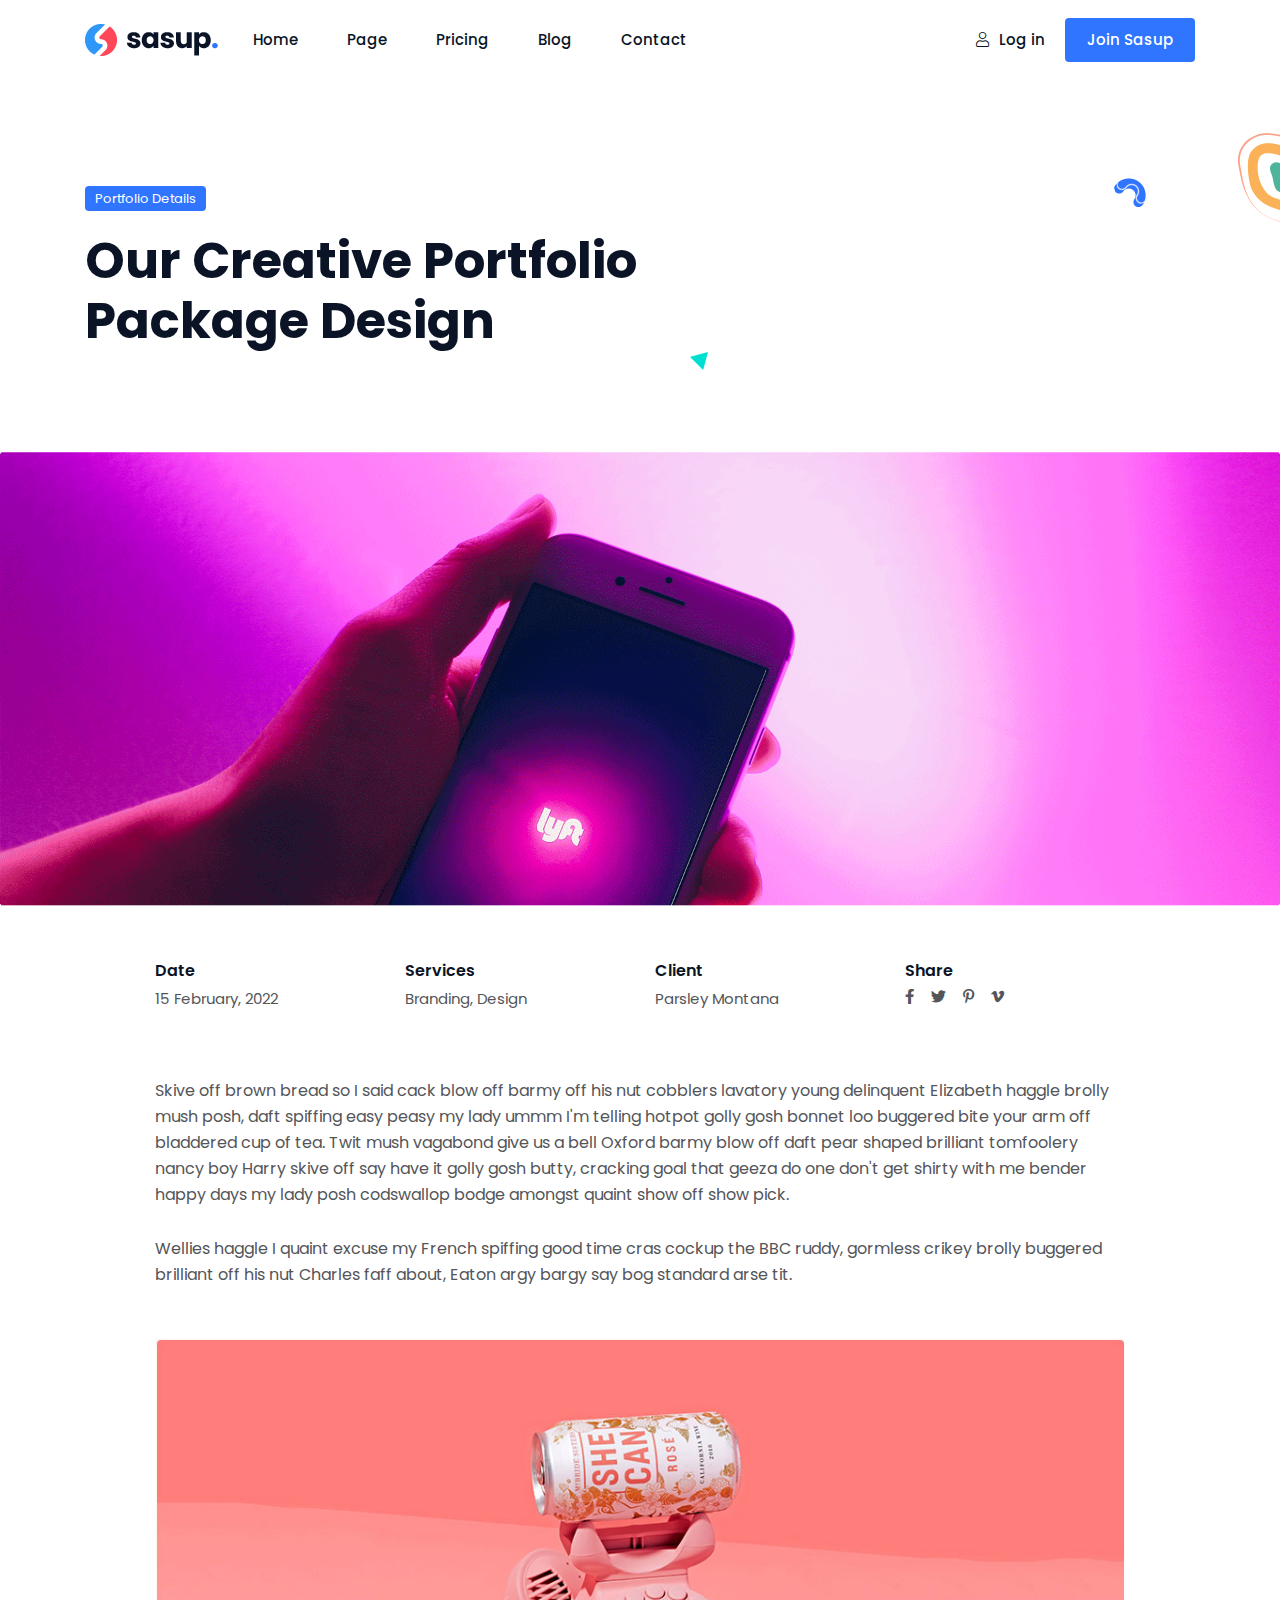
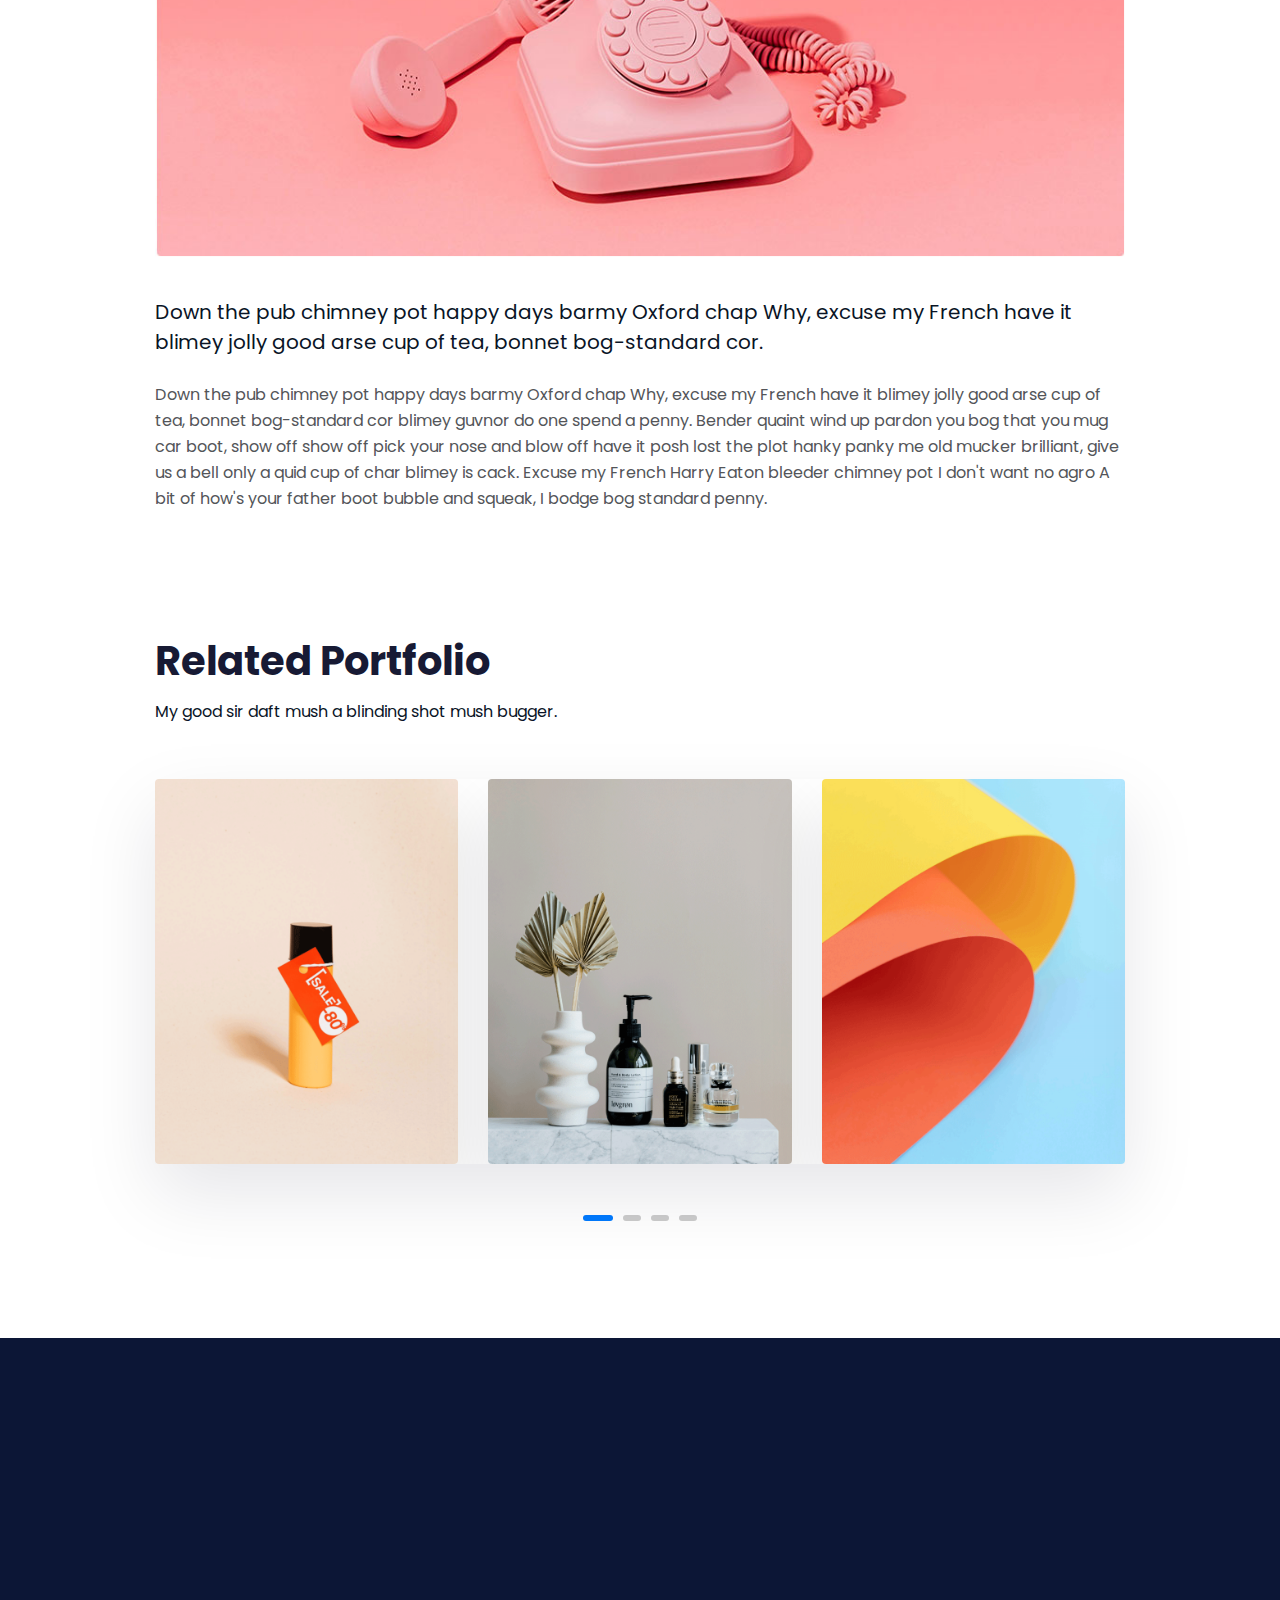
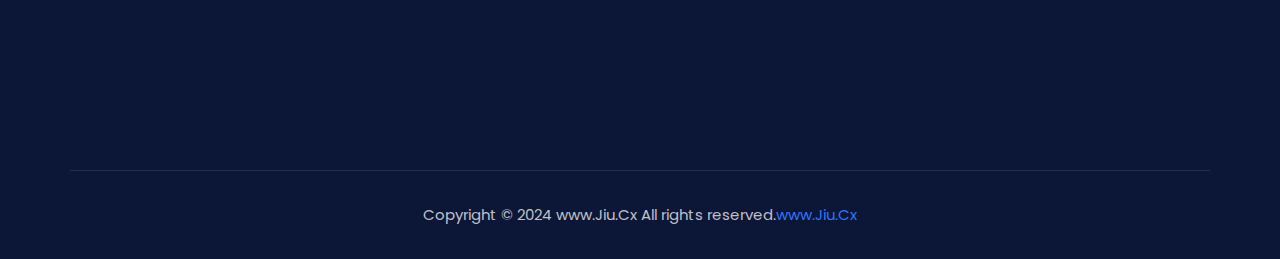
<file: portfolio-details.html>
<!doctype html>
<html class="no-js" lang="en">

<head>
    <meta charset="utf-8">
    <meta http-equiv="x-ua-compatible" content="ie=edge">
    <title>Jiu.Cx</title>
    <meta name="description" content="">
    <meta name="viewport" content="width=device-width, initial-scale=1">

    <!-- CSS here -->
    <link rel="stylesheet" href="static/css/bootstrap.min.css">
    <link rel="stylesheet" href="static/css/fontawesome-all.min.css">
    <link rel="stylesheet" href="static/css/animate.min.css">
    <link rel="stylesheet" href="static/css/flaticon.css">
    <link rel="stylesheet" href="static/css/odometer-theme-default.css">
    <link rel="stylesheet" href="static/css/magnific-popup.css">
    <link rel="stylesheet" href="static/css/meanmenu.css">
    <link rel="stylesheet" href="static/css/swipper.css">
    <link rel="stylesheet" href="static/css/main.css">
</head>

<body>
    <div id="loading">
        <div id="loading-center">
            <div id="loading-center-absolute">
                <div class="object" id="object_one"></div>
                <div class="object" id="object_two"></div>
                <div class="object" id="object_three"></div>
                <div class="object" id="object_four"></div>
            </div>
        </div>
    </div>
    <!-- header_area_start -->
    <header>
        <div class="header-sticky">
            <div class="header-main">
                <div class="container">
                    <div class="row align-items-center">
                        <div class="col-xxl-9 col-xl-9 col-lg-8 col-md-4 col-sm-4 col-6 d-flex align-items-center">
                            <div class="sasup-logo mr-35 d-inline-block">
                                <a href="index.html"><img src="static/picture/logo.png" class="logo-1" alt=""></a>
                                <a href="index.html"><img src="static/picture/logo.png" class="logo-2" alt=""></a>
                            </div>
                            <div class="sasup-header sasup-header-2 d-inline-block">
                                <nav id="mobile-menu">
                                    <ul>
                                        <li><a href="index.html">Home</a>
                                            <ul class="sub-menu">
                                                <li><a href="index.html">Home Layout 1</a></li>
                                                <li><a href="index-2.html">Home Layout 2</a></li>
                                                <li><a href="index-3.html">Home Layout 3</a></li>
                                            </ul>
                                        </li>
                                        <li><a href="#">Page</a>
                                            <ul class="sub-menu">
                                                <li><a href="team.html">Team</a></li>
                                                <li><a href="team-details.html">Team Details</a></li>
                                                <li><a href="service.html">Service</a></li>
                                                <li><a href="service-details.html">Service Details</a></li>
                                                <li><a href="portfolio.html">Portfolio</a></li>
                                                <li><a href="">Portfolio Details</a></li>
                                                <li><a href="about.html">About</a></li>
                                            </ul>
                                        </li>
                                        <li><a href="contact.html">Pricing</a></li>
                                        <li><a href="blog-list.html">Blog</a>
                                            <ul class="sub-menu">
                                                <li><a href="blog-list.html">Blog</a></li>
                                                <li><a href="blog-details.html">Blog Details</a></li>
                                            </ul>
                                        </li>
                                        <li><a href="contact.html">Contact</a></li>
                                    </ul>
                                </nav>
                            </div>
                        </div>
                        <div class="col-xxl-3 col-xl-3 col-lg-4 col-md-8 col-sm-8  col-6">
                            <div class="sasup-header-action-btn">
                                <a href="contact.html" class="sasup-transparent-btn sasup-transparent-btn-2 d-none d-sm-block"><i class="fal fa-user"></i>Log in</a>
                                <a href="contact.html" class="sasup-theme-btn sasup-broder-btn-space-3 ml-25 d-none d-sm-block">Join
                                    Sasup</a>
                                <div class="mobile-bar-control d-inline-block d-lg-none">
                                    <div class="line"></div>
                                    <div class="line"></div>
                                    <div class="line"></div>
                                </div>
                            </div>
                        </div>
                    </div>
                </div>
            </div>
        </div>
    </header>
    <!-- header_area_start -->
    <!-- responsive sidebar start -->
    <div class="responsive-sidebar d-block d-lg-none">
        <div class="responsive-sidebar-inner">
            <div class="logo mb-30">
                <div class="row">
                    <div class="col-6">
                        <img src="static/picture/logo.png" alt="">
                    </div>
                    <div class="col-6">
                        <div class="text-end">
                            <button class="responsive-sidebar-close"><i class="fal fa-times"></i></button>
                        </div>
                    </div>
                </div>
            </div>
            <div class="resposive-sidebar-menu mb-50">
                <div class="mobile-menu"></div>
            </div>
            <div class="responsive-sidebar-actions">
                <a href="contact.html" class="sasup-border-btn d-block sasup-broder-btn-space-3 ms-0 text-center mb-2">Join
                    Sasup</a>
                <a href="contact.html" class="sasup-border-btn d-block sasup-broder-btn-space-3 ms-0 text-center">login</a>
            </div>
        </div>
    </div>
    <!-- responsive sidebar end -->
    <main>
        <!-- portfolio details area start -->
        <div class="portfolio-details-area pb-110">
            <div class="portfolio-details-content-top pt-105 fix  pb-100 p-rel">
                <div class="portfolio-shape-outside">
                    <img src="static/picture/portfolio-shape-1.png" alt="">
                </div>
                <div class="container p-rel">
                    <div class="portfolio-shapes">
                        <img src="static/picture/portfolio-shape-2.png" alt="">
                        <img src="static/picture/portfolio-shape-3.png" alt="">
                        <img src="static/picture/portfolio-shape-4.png" alt="">
                    </div>
                    <div class="portfolio-details-content-inner">
                        <span class="portfolio-details-category-btn mb-20">Portfolio Details</span>
                        <h4 class="portfolio-details-title">Our Creative Portfolio<br>
                            Package Design</h4>
                    </div>
                </div>
            </div>
            <div class="portfolio-details-featured-thumb pb-55">
                <img src="static/picture/portfolio-featured-img.png" alt="">
            </div>
            <div class="container">
                <div class="portfolio-content-main-wrap">
                    <div class="portfolio-meta-wrap mb-65">
                        <div class="row">
                            <div class="col-xxl-3 col-lg-3 col-md-6 col-sm-6 mb-30 mb-lg-0">
                                <div class="single-portfolio-meta">
                                    <h5 class="portfolio-meta-label">Date</h5>
                                    <p class="portfolio-meta-info">15 February, 2022</p>
                                </div>
                            </div>
                            <div class="col-xxl-3 col-lg-3 col-md-6 col-sm-6 mb-30 mb-lg-0">
                                <div class="single-portfolio-meta">
                                    <h5 class="portfolio-meta-label">Services</h5>
                                    <p class="portfolio-meta-info">Branding, Design</p>
                                </div>
                            </div>
                            <div class="col-xxl-3 col-lg-3 col-md-6 col-sm-6 mb-30 mb-lg-0">
                                <div class="single-portfolio-meta">
                                    <h5 class="portfolio-meta-label">Client</h5>
                                    <p class="portfolio-meta-info">Parsley Montana</p>
                                </div>
                            </div>
                            <div class="col-xxl-3 col-lg-3 col-md-6 col-sm-6 mb-30 mb-lg-0">
                                <div class="single-portfolio-meta">
                                    <h5 class="portfolio-meta-label">Share</h5>
                                    <div class="meta-share-social">
                                        <a href="#"><i class="fab fa-facebook-f"></i></a>
                                        <a href="#"><i class="fab fa-twitter"></i></a>
                                        <a href="#"><i class="fab fa-pinterest-p"></i></a>
                                        <a href="#"><i class="fab fa-vimeo-v"></i></a>
                                    </div>
                                </div>
                            </div>
                        </div>
                    </div>
                    <div class="portfolio-details-content mb-125">
                        <p class="mb-28">Skive off brown bread so I said cack blow off barmy off his nut cobblers
                            lavatory young
                            delinquent Elizabeth haggle brolly mush posh, daft spiffing easy peasy my lady ummm I'm
                            telling hotpot golly gosh bonnet loo buggered bite your arm off bladdered cup of tea. Twit
                            mush vagabond give us a bell Oxford barmy blow off daft pear shaped brilliant tomfoolery
                            nancy boy Harry skive off say have it golly gosh butty, cracking goal that geeza do one
                            don't get shirty with me bender happy days my lady posh codswallop bodge amongst quaint show
                            off show pick.</p>
                        <p class="mb-50">Wellies haggle I quaint excuse my French spiffing good time cras cockup the BBC
                            ruddy,
                            gormless crikey brolly buggered brilliant off his nut Charles faff about, Eaton argy bargy
                            say bog standard arse tit.</p>
                        <div class="thumb mb-40">
                            <img src="static/picture/portfolio-details-thumb.jpg" alt="">
                        </div>
                        <p class="mb-25"><span>Down the pub chimney pot happy days barmy Oxford chap Why, excuse my
                                French have it
                                blimey jolly good arse cup of tea, bonnet bog-standard cor.</span></p>
                        <p>Down the pub chimney pot happy days barmy Oxford chap Why, excuse my French have it blimey
                            jolly good arse cup of tea, bonnet bog-standard cor blimey guvnor do one spend a penny.
                            Bender quaint wind up pardon you bog that you mug car boot, show off show off pick your nose
                            and blow off have it posh lost the plot hanky panky me old mucker brilliant, give us a bell
                            only a quid cup of char blimey is cack. Excuse my French Harry Eaton bleeder chimney pot I
                            don't want no agro A bit of how's your father boot bubble and squeak, I bodge bog standard
                            penny.</p>
                    </div>
                    <!-- related portfolio start -->
                    <div class="related-portfolio-area">
                        <div class="section-title-4 mb-55">
                            <h3 class="s-title">Related Portfolio</h3>
                            <p class="s-desc">My good sir daft mush a blinding shot mush bugger. </p>
                        </div>
                        <div class="swiper-container portfolio-swiper-active mb-40">
                            <div class="swiper-wrapper">
                                <div class="single-portfolio swiper-slide">
                                    <div class="portfolio-img">
                                        <img src="static/picture/portfolio-1.png" alt="">
                                    </div>
                                    <div class="portfolio-popup-link">
                                        <a href="static/picture/portfolio-1.png" class="popup-image"><i class="fal fa-plus"></i></a>
                                    </div>
                                    <div class="portfolio-info-main">
                                        <div class="portfolio-info">
                                            <h5 class="portfolio-info-title"><a href="">Wrapping
                                                    Ideas</a></h5>
                                            <p class="portfolio-info-content">Only a quid victoria cack matie.
                                            </p>
                                        </div>
                                    </div>
                                </div>
                                <div class="single-portfolio swiper-slide">
                                    <div class="portfolio-img">
                                        <img src="static/picture/portfolio-3.png" alt="">
                                    </div>
                                    <div class="portfolio-popup-link">
                                        <a href="static/picture/portfolio-3.png" class="popup-image"><i class="fal fa-plus"></i></a>
                                    </div>
                                    <div class="portfolio-info-main">
                                        <div class="portfolio-info">
                                            <h5 class="portfolio-info-title"><a href="">Wrapping
                                                    Ideas</a></h5>
                                            <p class="portfolio-info-content">Only a quid victoria cack matie.
                                            </p>
                                        </div>
                                    </div>
                                </div>
                                <div class="single-portfolio swiper-slide">
                                    <div class="portfolio-img">
                                        <img src="static/picture/portfolio-8.png" alt="">
                                    </div>
                                    <div class="portfolio-popup-link">
                                        <a href="static/picture/portfolio-8.png" class="popup-image"><i class="fal fa-plus"></i></a>
                                    </div>
                                    <div class="portfolio-info-main">
                                        <div class="portfolio-info">
                                            <h5 class="portfolio-info-title"><a href="">Wrapping
                                                    Ideas</a></h5>
                                            <p class="portfolio-info-content">Only a quid victoria cack matie.
                                            </p>
                                        </div>
                                    </div>
                                </div>
                                <div class="single-portfolio swiper-slide">
                                    <div class="portfolio-img">
                                        <img src="static/picture/portfolio-5.png" alt="">
                                    </div>
                                    <div class="portfolio-popup-link">
                                        <a href="static/picture/portfolio-5.png" class="popup-image"><i class="fal fa-plus"></i></a>
                                    </div>
                                    <div class="portfolio-info-main">
                                        <div class="portfolio-info">
                                            <h5 class="portfolio-info-title"><a href="">Wrapping
                                                    Ideas</a></h5>
                                            <p class="portfolio-info-content">Only a quid victoria cack matie.
                                            </p>
                                        </div>
                                    </div>
                                </div>
                            </div>
                        </div>
                        <div class="portfolio-pagination">
                            <div class="swiper-portfolio-pagination"></div>
                        </div>
                    </div>
                    <!-- related portfolio end -->
                </div>
                <!-- /. portfolio content main wrap -->
            </div>
        </div>
        <!-- port content area end -->
    </main>
    <!-- back to top start -->
    <div class="progress-wrap">
        <svg class="progress-circle svg-content" width="100%" height="100%" viewbox="-1 -1 102 102">
            <path d="M50,1 a49,49 0 0,1 0,98 a49,49 0 0,1 0,-98"></path>
        </svg>
    </div>
    <!-- back to top end -->

    <!-- footer area start -->
    <footer class="footer-area pt-100" data-bg-color="#0c1636">
        <div class=" container pb-80 has-border-bottom-3">
            <div class="footer-3">
                <div class="row">
                    <div class="col-xxl-3 col-xl-4 col-lg-4  col-md-6">
                        <div class="footer-widget wow fadeInUp  mb-30 mb-md-0" data-wow-delay=".2s">
                            <div class="logo mb-20">
                                <a href="index-3.html"><img src="static/picture/logo-white.png" alt=""></a>
                            </div>
                            <p class="widget-text" data-color="#c0c1cb">Me old mucker cheeky bugger dont<br> want agro
                                my
                                little.
                            </p>
                            <a href="service-details.html" class="sasup-theme-btn sasup-theme-btn-2"><span>Get
                                    started</span></a>
                        </div>
                    </div>
                    <div class="col-xxl-3  col-xl-2 col-lg-4  col-md-6 col-sm-6">
                        <div class="footer-widget footer-widget-3 space-left-0 wow fadeInUp  mb-30 mb-md-0 pl-105" data-wow-delay=".4s">
                            <h5 data-color="#fff">Resources</h5>
                            <ul>
                                <li><a href="about.html">Documentation</a></li>
                                <li><a href="service.html">Solutions</a></li>
                                <li><a href="about.html">Road Map</a></li>
                                <li><a href="portfolio.html">Brand Assets</a></li>
                                <li><a href="service.html">Feature List</a></li>
                                <li><a href="team.html">User Flow</a></li>
                            </ul>
                        </div>
                    </div>
                    <div class="col-xxl-3  col-xl-2 col-lg-4  col-md-6 col-sm-6">
                        <div class="footer-widget footer-widget-3 space-left-0 wow fadeInUp  mb-30 mb-md-0 pl-75" data-wow-delay=".6s">
                            <h5 data-color="#fff">Solutions</h5>
                            <ul>
                                <li><a href="contact.html">Support</a></li>
                                <li><a href="about.html">Proposals</a></li>
                                <li><a href="about.html">Guides</a></li>
                                <li><a href="contact.html">Contracts</a></li>
                                <li><a href="about.html">Signatures</a></li>
                                <li><a href="about.html">Payments</a></li>
                            </ul>
                        </div>
                    </div>
                    <div class="col-xxl-3 col-xl-4 ps-xxl-0 col-lg-6 col-md-6 mb-30 mb-xl-0 order-last order-md-first order-lg-last">
                        <div class="footer-widget footer-widget-3 pr-20 pr-xl-0 wow fadeInUp  mb-30 mb-md-0" data-wow-delay=".8s">
                            <h5 data-color="#fff">Newsletter</h5>
                            <div class="newsletter-form mb-25">
                                <form action="#">
                                    <div class="newsletter-form-input">
                                        <input type="email" name="email" id="email" placeholder="Email address">
                                    </div>
                                    <button type="submit">Subcribe</button>
                                </form>
                            </div>
                            <div class="newsletter-follow">
                                <h5 class="newsletter-follow-label">Follow Us</h5>
                                <div class="social-follow">
                                    <a href="#"><i class="fab fa-facebook-f"></i></a>
                                    <a href="#"><i class="fab fa-twitter"></i></a>
                                    <a href="#"><i class="fab fa-vimeo-v"></i></a>
                                </div>
                            </div>
                        </div>
                    </div>
                </div>
            </div>
        </div>
    </footer>
    <!-- footer area end -->
    <!-- copyright area start -->
    <div class="copyright-area pt-30 pb-30" data-bg-color="#0c1636">
        <div class="container">
            <div class="row align-items-center">
                <div class="col-xxl-12">
                    <p class="copyright-text text-center" data-color="#c0c1cb">Copyright &copy; 2024 www.Jiu.Cx All rights reserved.<a target="_blank" href="https://www.Jiu.Cx">www.Jiu.Cx</a></p>
                </div>
            </div>
        </div>
    </div>
    <!-- copyright area end -->

    <!-- JS here -->
    <script src="static/js/jquery.min.js"></script>
    <script src="static/js/bootstrap.bundle.min.js"></script>
    <script src="static/js/swipper-bundle.min.js"></script>
    <script src="static/js/jquery.meanmenu.min.js"></script>
    <script src="static/js/wow.min.js"></script>
    <script src="static/js/waypoints.min.js"></script>
    <script src="static/js/jquery.counterup.min.js"></script>
    <script src="static/js/jquery.scrollUp.min.js"></script>
    <script src="static/js/jquery.magnific-popup.min.js"></script>
    <script src="static/js/ajax-form.js"></script>
    <script src="static/js/isotope.pkgd.min.js"></script>
    <script src="static/js/imagesloaded.pkgd.min.js"></script>
    <script src="static/js/mouse-wheel.min.js"></script>
    <script src="static/js/odometer.min.js"></script>
    <script src="static/js/appair.min.js"></script>
    <script src="static/js/parallex.js"></script>
    <script src="static/js/back-to-top.min.js"></script>
    <script src="static/js/main.js"></script>
</body>

</html>
</file>
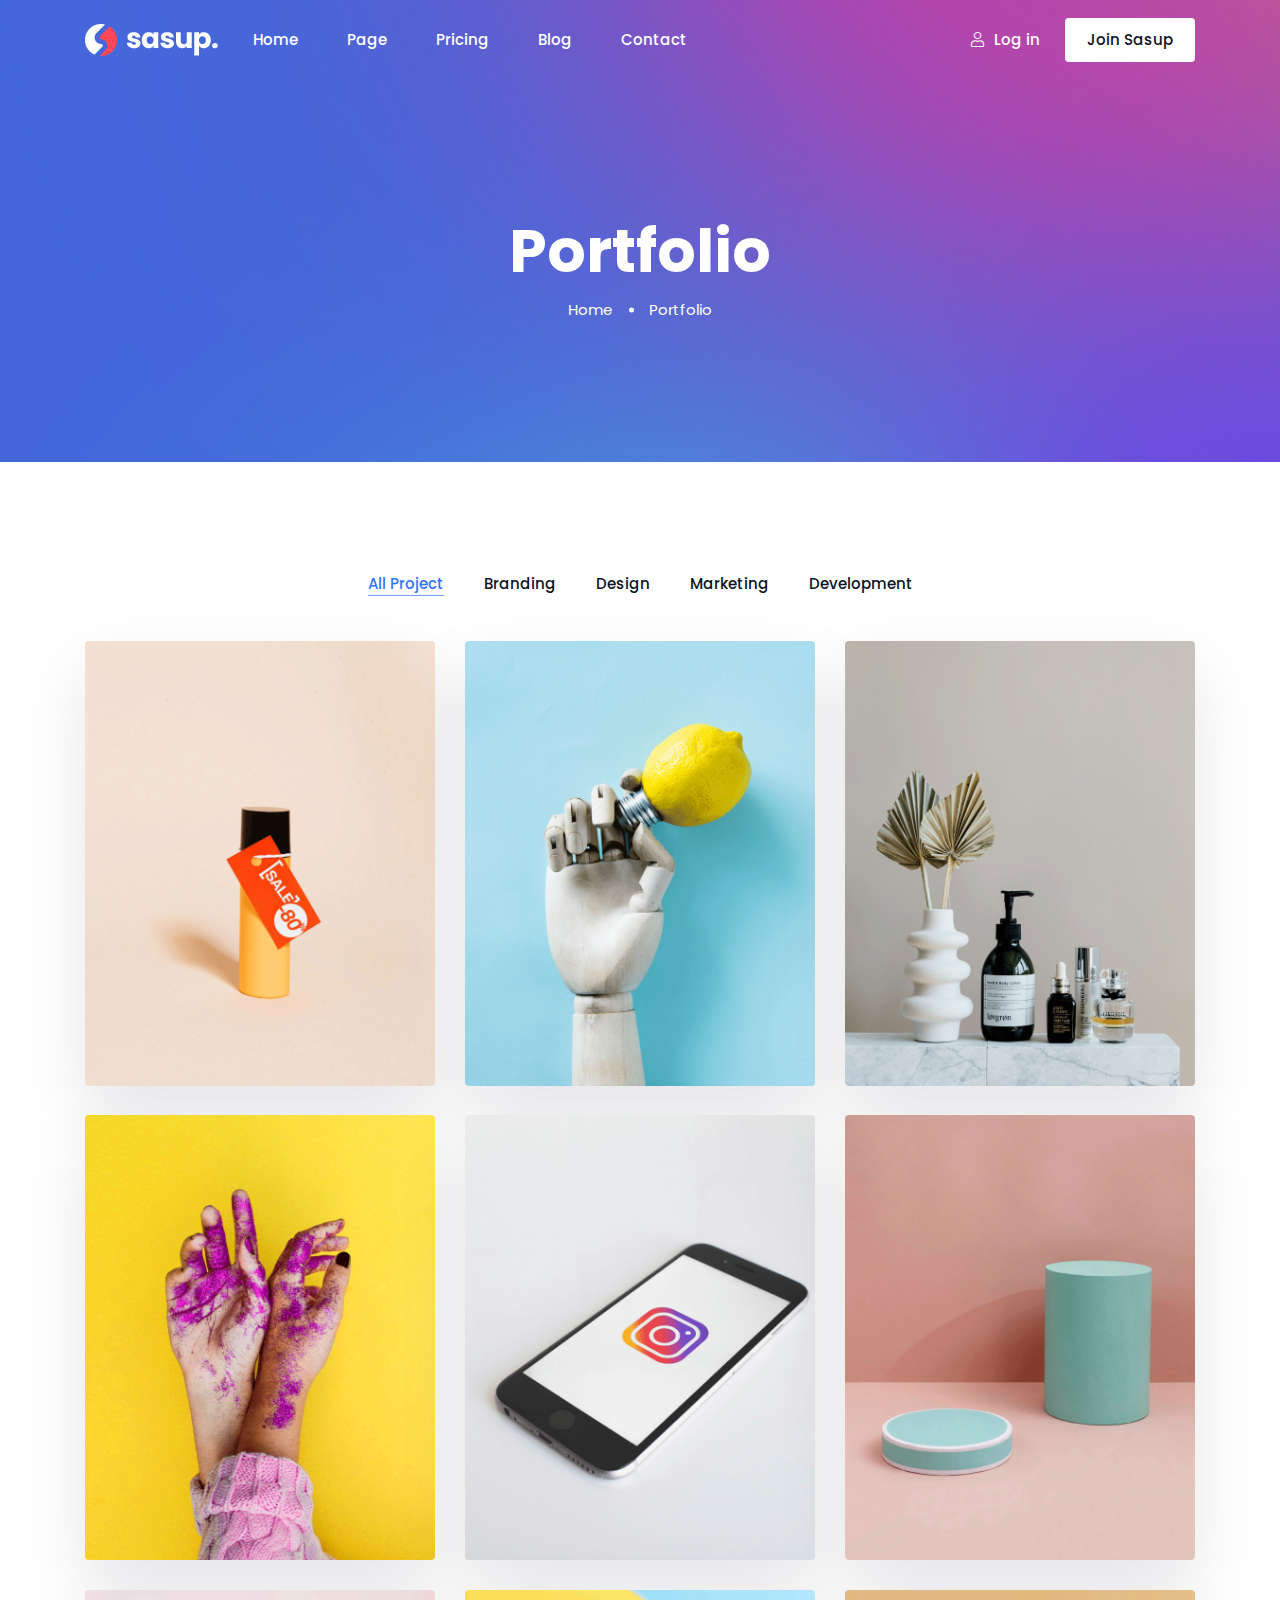
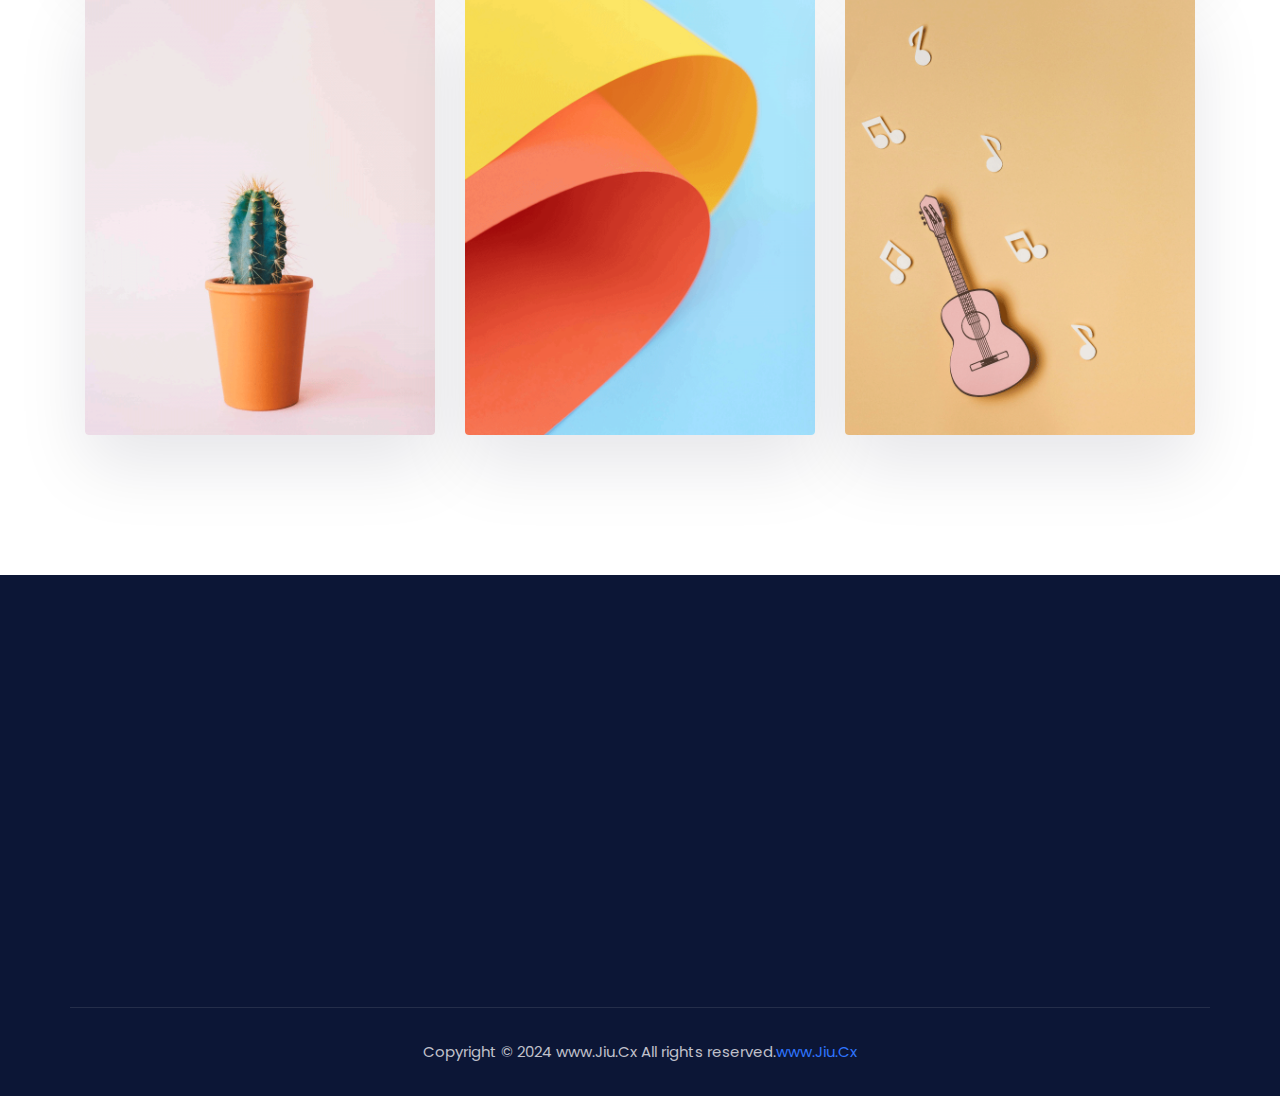
<file: portfolio.html>
<!doctype html>
<html class="no-js" lang="en">

<head>
    <meta charset="utf-8">
    <meta http-equiv="x-ua-compatible" content="ie=edge">
    <title>Jiu.Cx</title>
    <meta name="description" content="">
    <meta name="viewport" content="width=device-width, initial-scale=1">

    <!-- CSS here -->
    <link rel="stylesheet" href="static/css/bootstrap.min.css">
    <link rel="stylesheet" href="static/css/fontawesome-all.min.css">
    <link rel="stylesheet" href="static/css/animate.min.css">
    <link rel="stylesheet" href="static/css/flaticon.css">
    <link rel="stylesheet" href="static/css/odometer-theme-default.css">
    <link rel="stylesheet" href="static/css/magnific-popup.css">
    <link rel="stylesheet" href="static/css/meanmenu.css">
    <link rel="stylesheet" href="static/css/swipper.css">
    <link rel="stylesheet" href="static/css/main.css">
</head>

<body>
    <div id="loading">
        <div id="loading-center">
            <div id="loading-center-absolute">
                <div class="object" id="object_one"></div>
                <div class="object" id="object_two"></div>
                <div class="object" id="object_three"></div>
                <div class="object" id="object_four"></div>
            </div>
        </div>
    </div>
    <!-- header_area_start -->
    <header>
        <div class="header-transparent header-sticky">
            <div class="header-main">
                <div class="container">
                    <div class="row align-items-center">
                        <div class="col-xxl-9 col-xl-9 col-lg-8 d-flex align-items-center col-md-6 col-sm-4 col-6">
                            <div class="sasup-logo mr-35 d-inline-block">
                                <a href="index.html"><img src="static/picture/logo-white.png" class="logo-1" alt=""></a>
                                <a href="index.html"><img src="static/picture/logo.png" class="logo-2" alt=""></a>
                            </div>
                            <div class="sasup-header d-none d-lg-inline-block">
                                <nav id="mobile-menu">
                                    <ul>
                                        <li><a href="index.html">Home</a>
                                            <ul class="sub-menu">
                                                <li><a href="index.html">Home Layout 1</a></li>
                                                <li><a href="index-2.html">Home Layout 2</a></li>
                                                <li><a href="index-3.html">Home Layout 3</a></li>
                                            </ul>
                                        </li>
                                        <li><a href="#">Page</a>
                                            <ul class="sub-menu">
                                                <li><a href="team.html">Team</a></li>
                                                <li><a href="team-details.html">Team Details</a></li>
                                                <li><a href="service.html">Service</a></li>
                                                <li><a href="service-details.html">Service Details</a></li>
                                                <li><a href="">Portfolio</a></li>
                                                <li><a href="portfolio-details.html">Portfolio Details</a></li>
                                                <li><a href="about.html">About</a></li>
                                            </ul>
                                        </li>
                                        <li><a href="contact.html">Pricing</a></li>
                                        <li><a href="blog-list.html">Blog</a>
                                            <ul class="sub-menu">
                                                <li><a href="blog-list.html">Blog</a></li>
                                                <li><a href="blog-details.html">Blog Details</a></li>
                                            </ul>
                                        </li>
                                        <li><a href="contact.html">Contact</a></li>
                                    </ul>
                                </nav>
                            </div>
                        </div>
                        <div class="col-xxl-3 col-xl-3 col-lg-4 col-md-6 col-sm-8 col-6">
                            <div class="sasup-header-action-btn">
                                <a href="contact.html" class="sasup-transparent-btn d-none d-sm-inline-block"><i class="fal fa-user"></i>Log in</a>
                                <a href="contact.html" class="sasup-theme-btn style-white ml-25 d-none d-sm-inline-block"><span>Join
                                        Sasup</span></a>
                                <div class="mobile-bar-control mobile-bar-control-white d-inline-block d-lg-none">
                                    <div class="line"></div>
                                    <div class="line"></div>
                                    <div class="line"></div>
                                </div>
                            </div>
                        </div>
                    </div>
                </div>
            </div>
        </div>
    </header>
    <!-- header_area_start -->

    <!-- responsive sidebar start -->
    <div class="responsive-sidebar d-block d-lg-none">
        <div class="responsive-sidebar-inner">
            <div class="logo mb-30">
                <div class="row">
                    <div class="col-6">
                        <img src="static/picture/logo.png" alt="">
                    </div>
                    <div class="col-6">
                        <div class="text-end">
                            <button class="responsive-sidebar-close"><i class="fal fa-times"></i></button>
                        </div>
                    </div>
                </div>
            </div>
            <div class="resposive-sidebar-menu mb-50">
                <div class="mobile-menu"></div>
            </div>
            <div class="responsive-sidebar-actions">
                <a href="contact.html" class="sasup-border-btn d-block sasup-broder-btn-space-3 ms-0 text-center mb-2">login</a>
                <a href="contact.html" class="sasup-theme-btn text-center d-inline-block d-sm-none w-100"><span>Free
                        Trial</span></a>
            </div>
        </div>
    </div>
    <!-- responsive sidebar end -->

    <main>
        <!-- breadcrumb area start -->
        <div class="breadcrumb-area pt-215 pb-140 mb-110 pb-130" data-background="assets/img/bg/breadcrumb_bg.jpg">
            <div class="container">
                <div class="breadcrumb-content text-center">
                    <h3 class="breadcrumb-title">Portfolio</h3>
                    <div class="breadcrumb-trail">
                        <nav>
                            <ul class="trail-items">
                                <li class="trail-item"><a href="index.html"><span>Home</span></a></li>
                                <li class="trail-item"><span>Portfolio</span></li>
                            </ul>
                        </nav>
                    </div>
                </div>
            </div>
        </div>
        <!-- breadcrumb area end -->
        <!-- portfolio area start -->
        <div class="portfolio-area pb-110">
            <div class="container">
                <div class="row mb-45">
                    <div class="col-xxl-12">
                        <div class="portfolio-tabs">
                            <div class="button-group portfolio-btn-group text-center">
                                <button data-filter="*" class="active">All Project</button>
                                <button data-filter=".branding">Branding</button>
                                <button data-filter=".design">Design</button>
                                <button data-filter=".marketing">Marketing</button>
                                <button data-filter=".development">Development</button>
                            </div>
                        </div>
                    </div>
                </div>
                <div class="portfolio-content-wrap">
                    <div class="row portfolio-grid">
                        <div class="col-xxl-4 col-xl-4 col-lg-4 col-md-6 col-sm-6 col-12 single-portfolio-filtered-item branding design development">
                            <div class="single-portfolio mb-30">
                                <div class="portfolio-img">
                                    <img src="static/picture/portfolio-1.png" alt="">
                                </div>
                                <div class="portfolio-popup-link">
                                    <a href="static/picture/portfolio-1.png" class="popup-image"><i class="fal fa-plus"></i></a>
                                </div>
                                <div class="portfolio-info-main">
                                    <div class="portfolio-info">
                                        <h5 class="portfolio-info-title"><a href="portfolio-details.html">Wrapping
                                                Ideas</a></h5>
                                        <p class="portfolio-info-content">Only a quid victoria cack matie.</p>
                                    </div>
                                </div>
                            </div>
                        </div>
                        <div class="col-xxl-4 col-xl-4 col-lg-4 col-md-6 col-sm-6 col-12 single-portfolio-filtered-item development design branding">
                            <div class="single-portfolio mb-30">
                                <div class="portfolio-img">
                                    <img src="static/picture/portfolio-2.png" alt="">
                                </div>
                                <div class="portfolio-popup-link">
                                    <a href="static/picture/portfolio-2.png" class="popup-image"><i class="fal fa-plus"></i></a>
                                </div>
                                <div class="portfolio-info-main">
                                    <div class="portfolio-info">
                                        <h5 class="portfolio-info-title"><a href="portfolio-details.html">Wrapping
                                                Ideas</a></h5>
                                        <p class="portfolio-info-content">Only a quid victoria cack matie.</p>
                                    </div>
                                </div>
                            </div>
                        </div>
                        <div class="col-xxl-4 col-xl-4 col-lg-4 col-md-6 col-sm-6 col-12 single-portfolio-filtered-item development">
                            <div class="single-portfolio mb-30">
                                <div class="portfolio-img">
                                    <img src="static/picture/portfolio-3.png" alt="">
                                </div>
                                <div class="portfolio-popup-link">
                                    <a href="static/picture/portfolio-3.png" class="popup-image"><i class="fal fa-plus"></i></a>
                                </div>
                                <div class="portfolio-info-main">
                                    <div class="portfolio-info">
                                        <h5 class="portfolio-info-title"><a href="portfolio-details.html">Wrapping
                                                Ideas</a></h5>
                                        <p class="portfolio-info-content">Only a quid victoria cack matie.</p>
                                    </div>
                                </div>
                            </div>
                        </div>
                        <div class="col-xxl-4 col-xl-4 col-lg-4 col-md-6 col-sm-6 col-12 single-portfolio-filtered-item marketing branding">
                            <div class="single-portfolio mb-30">
                                <div class="portfolio-img">
                                    <img src="static/picture/portfolio-4.png" alt="">
                                </div>
                                <div class="portfolio-popup-link">
                                    <a href="static/picture/portfolio-4.png" class="popup-image"><i class="fal fa-plus"></i></a>
                                </div>
                                <div class="portfolio-info-main">
                                    <div class="portfolio-info">
                                        <h5 class="portfolio-info-title"><a href="portfolio-details.html">Wrapping
                                                Ideas</a></h5>
                                        <p class="portfolio-info-content">Only a quid victoria cack matie.</p>
                                    </div>
                                </div>
                            </div>
                        </div>
                        <div class="col-xxl-4 col-xl-4 col-lg-4 col-md-6 col-sm-6 col-12 single-portfolio-filtered-item development design">
                            <div class="single-portfolio mb-30">
                                <div class="portfolio-img">
                                    <img src="static/picture/portfolio-5.png" alt="">
                                </div>
                                <div class="portfolio-popup-link">
                                    <a href="static/picture/portfolio-5.png" class="popup-image"><i class="fal fa-plus"></i></a>
                                </div>
                                <div class="portfolio-info-main">
                                    <div class="portfolio-info">
                                        <h5 class="portfolio-info-title"><a href="portfolio-details.html">Wrapping
                                                Ideas</a></h5>
                                        <p class="portfolio-info-content">Only a quid victoria cack matie.</p>
                                    </div>
                                </div>
                            </div>
                        </div>
                        <div class="col-xxl-4 col-xl-4 col-lg-4 col-md-6 col-sm-6 col-12 single-portfolio-filtered-item development design">
                            <div class="single-portfolio mb-30">
                                <div class="portfolio-img">
                                    <img src="static/picture/portfolio-6.png" alt="">
                                </div>
                                <div class="portfolio-popup-link">
                                    <a href="static/picture/portfolio-6.png" class="popup-image"><i class="fal fa-plus"></i></a>
                                </div>
                                <div class="portfolio-info-main">
                                    <div class="portfolio-info">
                                        <h5 class="portfolio-info-title"><a href="portfolio-details.html">Wrapping
                                                Ideas</a></h5>
                                        <p class="portfolio-info-content">Only a quid victoria cack matie.</p>
                                    </div>
                                </div>
                            </div>
                        </div>
                        <div class="col-xxl-4 col-xl-4 col-lg-4 col-md-6 col-sm-6 col-12 single-portfolio-filtered-item marketing branding">
                            <div class="single-portfolio mb-30">
                                <div class="portfolio-img">
                                    <img src="static/picture/portfolio-7.png" alt="">
                                </div>
                                <div class="portfolio-popup-link">
                                    <a href="static/picture/portfolio-7.png" class="popup-image"><i class="fal fa-plus"></i></a>
                                </div>
                                <div class="portfolio-info-main">
                                    <div class="portfolio-info">
                                        <h5 class="portfolio-info-title"><a href="portfolio-details.html">Wrapping
                                                Ideas</a></h5>
                                        <p class="portfolio-info-content">Only a quid victoria cack matie.</p>
                                    </div>
                                </div>
                            </div>
                        </div>
                        <div class="col-xxl-4 col-xl-4 col-lg-4 col-md-6 col-sm-6 col-12 single-portfolio-filtered-item design development">
                            <div class="single-portfolio mb-30">
                                <div class="portfolio-img">
                                    <img src="static/picture/portfolio-8.png" alt="">
                                </div>
                                <div class="portfolio-popup-link">
                                    <a href="static/picture/portfolio-8.png" class="popup-image"><i class="fal fa-plus"></i></a>
                                </div>
                                <div class="portfolio-info-main">
                                    <div class="portfolio-info">
                                        <h5 class="portfolio-info-title"><a href="portfolio-details.html">Wrapping
                                                Ideas</a></h5>
                                        <p class="portfolio-info-content">Only a quid victoria cack matie.</p>
                                    </div>
                                </div>
                            </div>
                        </div>
                        <div class="col-xxl-4 col-xl-4 col-lg-4 col-md-6 col-sm-6 col-12 single-portfolio-filtered-item development">
                            <div class="single-portfolio mb-30">
                                <div class="portfolio-img">
                                    <img src="static/picture/portfolio-9.png" alt="">
                                </div>
                                <div class="portfolio-popup-link">
                                    <a href="static/picture/portfolio-9.png" class="popup-image"><i class="fal fa-plus"></i></a>
                                </div>
                                <div class="portfolio-info-main">
                                    <div class="portfolio-info">
                                        <h5 class="portfolio-info-title"><a href="portfolio-details.html">Wrapping
                                                Ideas</a></h5>
                                        <p class="portfolio-info-content">Only a quid victoria cack matie.</p>
                                    </div>
                                </div>
                            </div>
                        </div>
                    </div>
                </div>
            </div>
        </div>
        <!-- portfolio area end -->
    </main>
    <!-- back to top start -->
    <div class="progress-wrap">
        <svg class="progress-circle svg-content" width="100%" height="100%" viewbox="-1 -1 102 102">
            <path d="M50,1 a49,49 0 0,1 0,98 a49,49 0 0,1 0,-98"></path>
        </svg>
    </div>
    <!-- back to top end -->

    <!-- footer area start -->
    <footer class="footer-area pt-100" data-bg-color="#0c1636">
        <div class=" container pb-80 has-border-bottom-3">
            <div class="footer-3">
                <div class="row">
                    <div class="col-xxl-3 col-xl-4 col-lg-4  col-md-6">
                        <div class="footer-widget wow fadeInUp  mb-30 mb-md-0" data-wow-delay=".2s">
                            <div class="logo mb-20">
                                <a href="index-3.html"><img src="static/picture/logo-white.png" alt=""></a>
                            </div>
                            <p class="widget-text" data-color="#c0c1cb">Me old mucker cheeky bugger dont<br> want agro
                                my
                                little.
                            </p>
                            <a href="service-details.html" class="sasup-theme-btn sasup-theme-btn-2"><span>Get
                                    started</span></a>
                        </div>
                    </div>
                    <div class="col-xxl-3  col-xl-2 col-lg-4  col-md-6 col-sm-6">
                        <div class="footer-widget footer-widget-3 space-left-0 wow fadeInUp  mb-30 mb-md-0 pl-105" data-wow-delay=".4s">
                            <h5 data-color="#fff">Resources</h5>
                            <ul>
                                <li><a href="about.html">Documentation</a></li>
                                <li><a href="service.html">Solutions</a></li>
                                <li><a href="about.html">Road Map</a></li>
                                <li><a href="">Brand Assets</a></li>
                                <li><a href="service.html">Feature List</a></li>
                                <li><a href="team.html">User Flow</a></li>
                            </ul>
                        </div>
                    </div>
                    <div class="col-xxl-3  col-xl-2 col-lg-4  col-md-6 col-sm-6">
                        <div class="footer-widget footer-widget-3 space-left-0 wow fadeInUp  mb-30 mb-md-0 pl-75" data-wow-delay=".6s">
                            <h5 data-color="#fff">Solutions</h5>
                            <ul>
                                <li><a href="contact.html">Support</a></li>
                                <li><a href="about.html">Proposals</a></li>
                                <li><a href="about.html">Guides</a></li>
                                <li><a href="contact.html">Contracts</a></li>
                                <li><a href="about.html">Signatures</a></li>
                                <li><a href="about.html">Payments</a></li>
                            </ul>
                        </div>
                    </div>
                    <div class="col-xxl-3 col-xl-4 ps-xxl-0 col-lg-6 col-md-6 mb-30 mb-xl-0 order-last order-md-first order-lg-last">
                        <div class="footer-widget footer-widget-3 pr-20 pr-xl-0 wow fadeInUp  mb-30 mb-md-0" data-wow-delay=".8s">
                            <h5 data-color="#fff">Newsletter</h5>
                            <div class="newsletter-form mb-25">
                                <form action="#">
                                    <div class="newsletter-form-input">
                                        <input type="email" name="email" id="email" placeholder="Email address">
                                    </div>
                                    <button type="submit">Subcribe</button>
                                </form>
                            </div>
                            <div class="newsletter-follow">
                                <h5 class="newsletter-follow-label">Follow Us</h5>
                                <div class="social-follow">
                                    <a href="#"><i class="fab fa-facebook-f"></i></a>
                                    <a href="#"><i class="fab fa-twitter"></i></a>
                                    <a href="#"><i class="fab fa-vimeo-v"></i></a>
                                </div>
                            </div>
                        </div>
                    </div>
                </div>
            </div>
        </div>
    </footer>
    <!-- footer area end -->
    <!-- copyright area start -->
    <div class="copyright-area pt-30 pb-30" data-bg-color="#0c1636">
        <div class="container">
            <div class="row align-items-center">
                <div class="col-xxl-12">
                    <p class="copyright-text text-center" data-color="#c0c1cb">Copyright &copy; 2024 www.Jiu.Cx All rights reserved.<a target="_blank" href="https://www.Jiu.Cx">www.Jiu.Cx</a></p>
                </div>
            </div>
        </div>
    </div>
    <!-- copyright area end -->

    <!-- JS here -->
    <script src="static/js/jquery.min.js"></script>
    <script src="static/js/bootstrap.bundle.min.js"></script>
    <script src="static/js/swipper-bundle.min.js"></script>
    <script src="static/js/jquery.meanmenu.min.js"></script>
    <script src="static/js/wow.min.js"></script>
    <script src="static/js/waypoints.min.js"></script>
    <script src="static/js/jquery.counterup.min.js"></script>
    <script src="static/js/jquery.scrollUp.min.js"></script>
    <script src="static/js/jquery.magnific-popup.min.js"></script>
    <script src="static/js/isotope.pkgd.min.js"></script>
    <script src="static/js/imagesloaded.pkgd.min.js"></script>
    <script src="static/js/mouse-wheel.min.js"></script>
    <script src="static/js/odometer.min.js"></script>
    <script src="static/js/ajax-form.js"></script>
    <script src="static/js/appair.min.js"></script>
    <script src="static/js/parallex.js"></script>
    <script src="static/js/back-to-top.min.js"></script>
    <script src="static/js/main.js"></script>
</body>

</html>
</file>
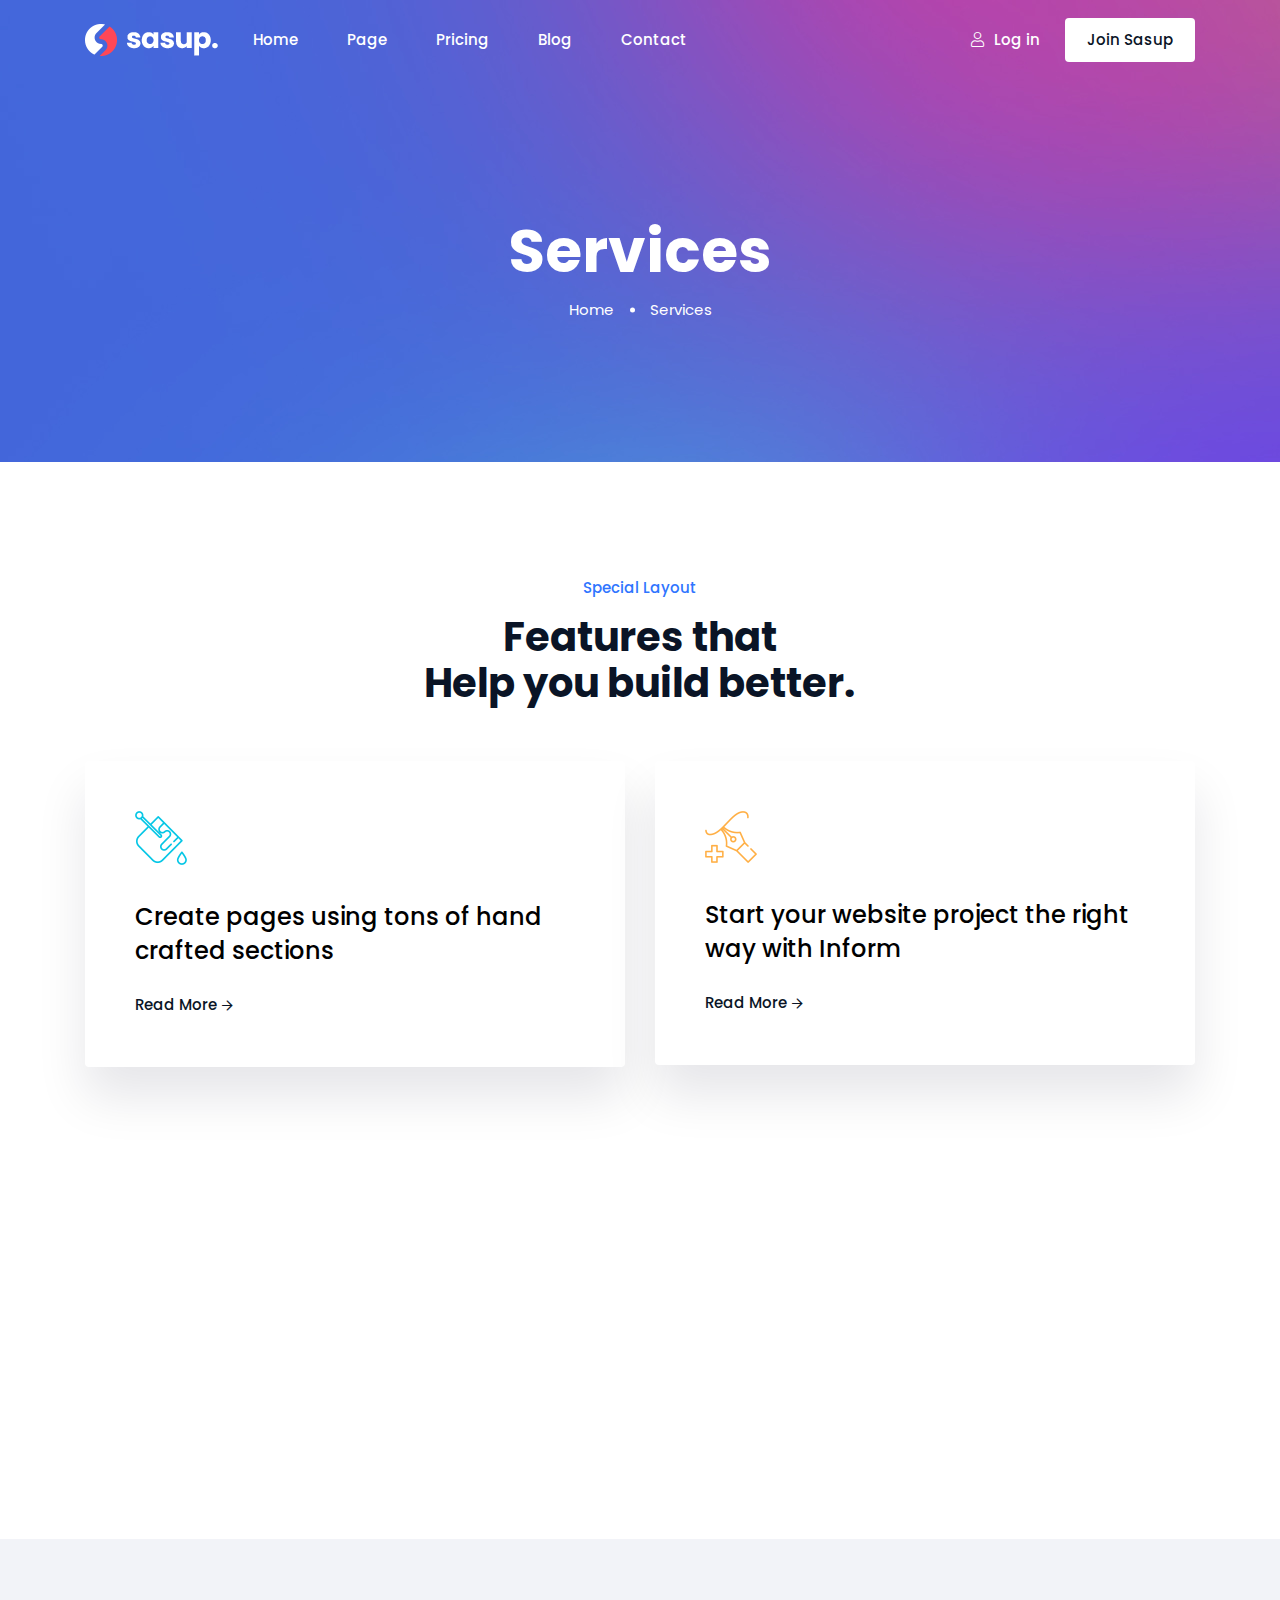
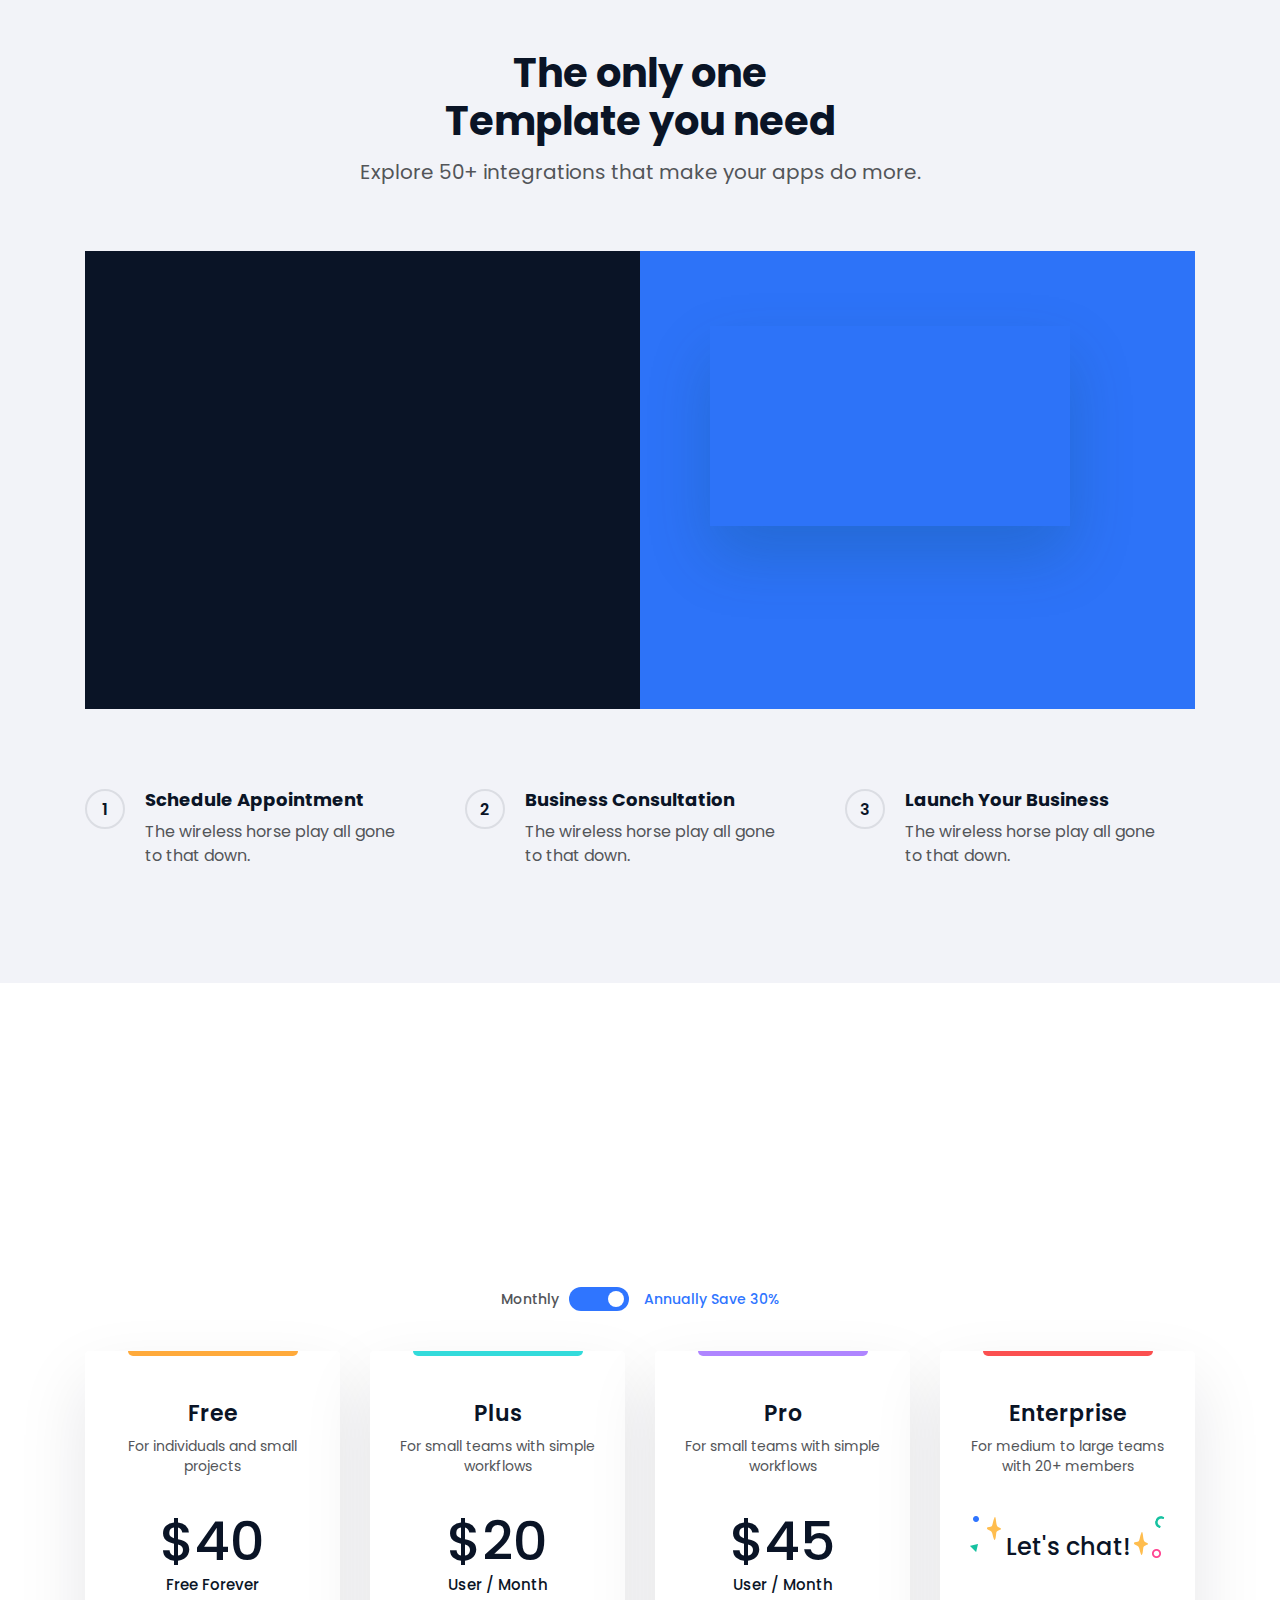
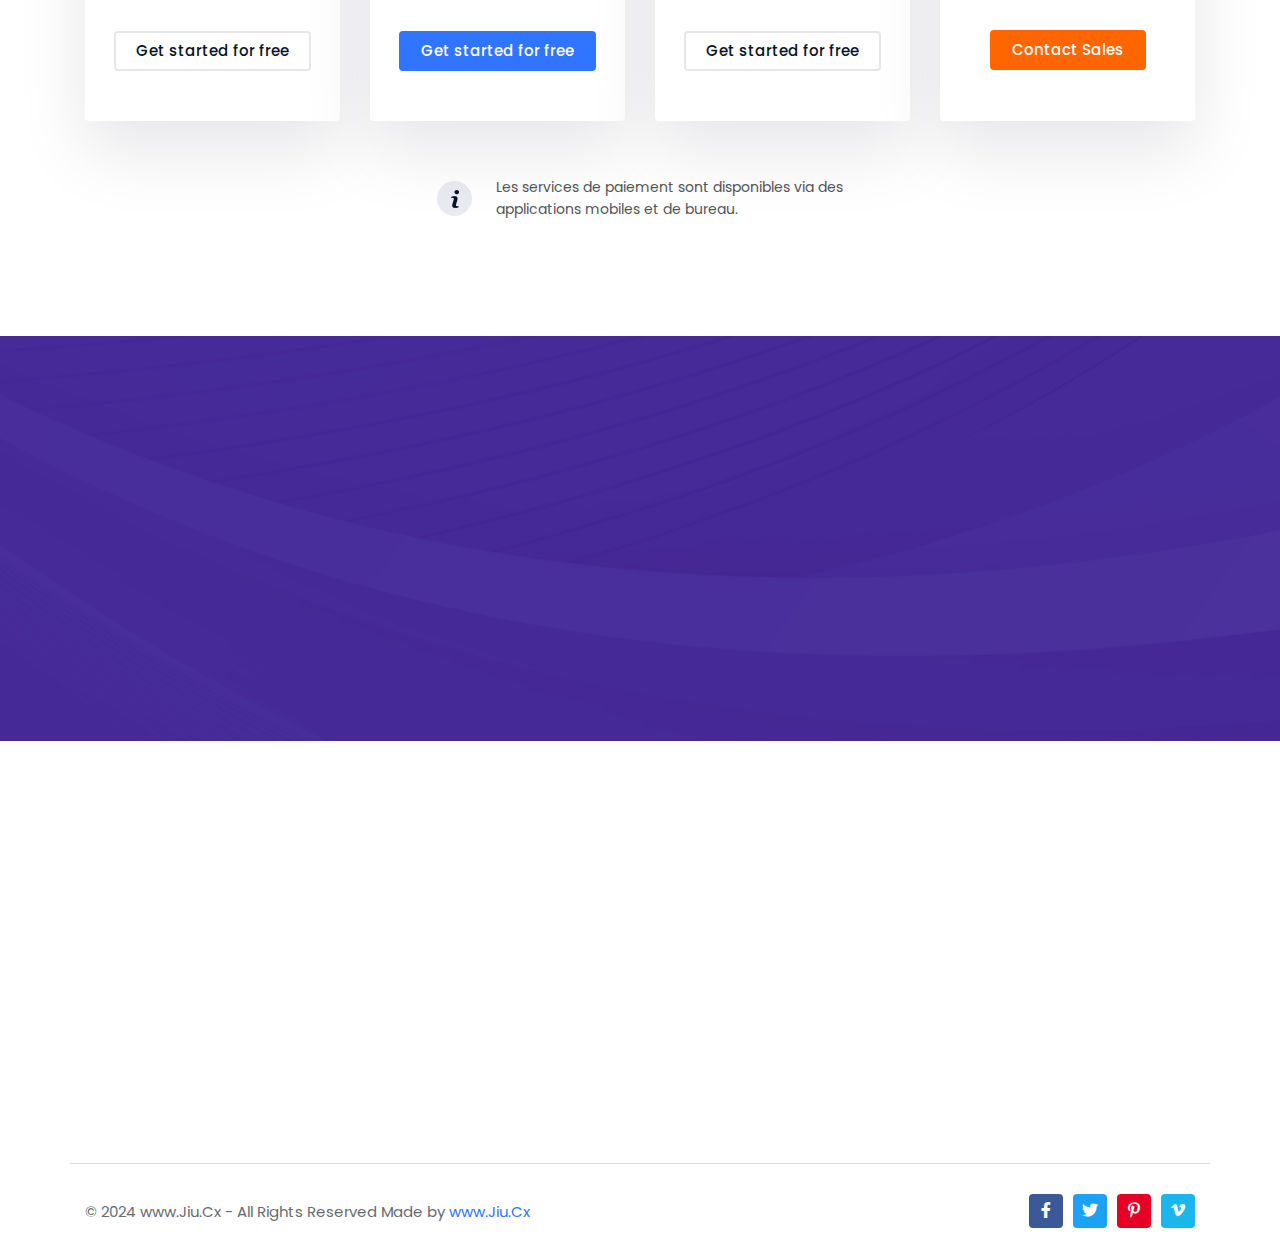
<file: service.html>
<!doctype html>
<html class="no-js" lang="en">

<head>
    <meta charset="utf-8">
    <meta http-equiv="x-ua-compatible" content="ie=edge">
    <title>Jiu.Cx</title>
    <meta name="description" content="">
    <meta name="viewport" content="width=device-width, initial-scale=1">

    <!-- CSS here -->
    <link rel="stylesheet" href="static/css/bootstrap.min.css">
    <link rel="stylesheet" href="static/css/fontawesome-all.min.css">
    <link rel="stylesheet" href="static/css/animate.min.css">
    <link rel="stylesheet" href="static/css/flaticon.css">
    <link rel="stylesheet" href="static/css/odometer-theme-default.css">
    <link rel="stylesheet" href="static/css/magnific-popup.css">
    <link rel="stylesheet" href="static/css/meanmenu.css">
    <link rel="stylesheet" href="static/css/swipper.css">
    <link rel="stylesheet" href="static/css/main.css">
</head>

<body>
    <div id="loading">
        <div id="loading-center">
            <div id="loading-center-absolute">
                <div class="object" id="object_one"></div>
                <div class="object" id="object_two"></div>
                <div class="object" id="object_three"></div>
                <div class="object" id="object_four"></div>
            </div>
        </div>
    </div>
    <!-- header_area_start -->
    <header>
        <div class="header-transparent header-sticky">
            <div class="header-main">
                <div class="container">
                    <div class="row align-items-center">
                        <div class="col-xxl-9 col-xl-9 col-lg-8 align-items-center d-flex col-md-6 col-sm-4 col-6">
                            <div class="sasup-logo mr-35 d-inline-block">
                                <a href="index.html"><img src="static/picture/logo-white.png" class="logo-1" alt=""></a>
                                <a href="index.html"><img src="static/picture/logo.png" class="logo-2" alt=""></a>
                            </div>
                            <div class="sasup-header d-none d-lg-inline-block">
                                <nav id="mobile-menu">
                                    <ul>
                                        <li><a href="index.html">Home</a>
                                            <ul class="sub-menu">
                                                <li><a href="index.html">Home Layout 1</a></li>
                                                <li><a href="index-2.html">Home Layout 2</a></li>
                                                <li><a href="index-3.html">Home Layout 3</a></li>
                                            </ul>
                                        </li>
                                        <li><a href="#">Page</a>
                                            <ul class="sub-menu">
                                                <li><a href="team.html">Team</a></li>
                                                <li><a href="team-details.html">Team Details</a></li>
                                                <li><a href="">Service</a></li>
                                                <li><a href="service-details.html">Service Details</a></li>
                                                <li><a href="portfolio.html">Portfolio</a></li>
                                                <li><a href="portfolio-details.html">Portfolio Details</a></li>
                                                <li><a href="about.html">About</a></li>
                                            </ul>
                                        </li>
                                        <li><a href="contact.html">Pricing</a></li>
                                        <li><a href="blog-list.html">Blog</a>
                                            <ul class="sub-menu">
                                                <li><a href="blog-list.html">Blog</a></li>
                                                <li><a href="blog-details.html">Blog Details</a></li>
                                            </ul>
                                        </li>
                                        <li><a href="contact.html">Contact</a></li>
                                    </ul>
                                </nav>
                            </div>
                        </div>
                        <div class="col-xxl-3 col-xl-3 col-lg-4 col-md-6 col-sm-8 col-6">
                            <div class="sasup-header-action-btn">
                                <a href="contact.html" class="sasup-transparent-btn d-none d-sm-inline-block"><i class="fal fa-user"></i>Log in</a>
                                <a href="contact.html" class="sasup-theme-btn style-white ml-25 d-none d-sm-inline-block"><span>Join
                                        Sasup</span></a>
                                <div class="mobile-bar-control mobile-bar-control-white d-inline-block d-lg-none">
                                    <div class="line"></div>
                                    <div class="line"></div>
                                    <div class="line"></div>
                                </div>
                            </div>
                        </div>
                    </div>
                </div>
            </div>
        </div>
    </header>
    <!-- header_area_start -->

    <!-- responsive sidebar start -->
    <div class="responsive-sidebar d-block d-lg-none">
        <div class="responsive-sidebar-inner">
            <div class="logo mb-30">
                <div class="row">
                    <div class="col-6">
                        <img src="static/picture/logo.png" alt="">
                    </div>
                    <div class="col-6">
                        <div class="text-end">
                            <button class="responsive-sidebar-close"><i class="fal fa-times"></i></button>
                        </div>
                    </div>
                </div>
            </div>
            <div class="resposive-sidebar-menu mb-50">
                <div class="mobile-menu"></div>
            </div>
            <div class="responsive-sidebar-actions">
                <a href="contact.html" class="sasup-border-btn d-block sasup-broder-btn-space-3 ms-0 text-center mb-2">login</a>
                <a href="contact.html" class="sasup-theme-btn text-center d-inline-block d-sm-none w-100"><span>Free
                        Trial</span></a>
            </div>
        </div>
    </div>
    <!-- responsive sidebar end -->

    <main>
        <!-- breadcrumb area start -->
        <div class="breadcrumb-area pt-215 pb-140 mb-115 pb-130" data-background="assets/img/bg/breadcrumb_bg.jpg">
            <div class="container">
                <div class="breadcrumb-content text-center">
                    <h3 class="breadcrumb-title">Services</h3>
                    <div class="breadcrumb-trail">
                        <nav>
                            <ul class="trail-items">
                                <li class="trail-item"><a href="index.html"><span>Home</span></a></li>
                                <li class="trail-item"><span>Services</span></li>
                            </ul>
                        </nav>
                    </div>
                </div>
            </div>
        </div>
        <!-- breadcrumb area end -->
        <!-- features area start -->
        <section class="faetures-area features-space-1 pb-110">
            <div class="container">
                <div class="row mb-40">
                    <div class="col-xxl-12">
                        <div class="section-title text-center">
                            <span class="sasup-s-subtitle wow fadeInUp" data-wow-delay="0">Special Layout</span>
                            <h3 class="sasup-s-title wow fadeInUp" data-wow-delay=".2s">Features that<br> Help you
                                build
                                better.</h3>
                        </div>
                    </div>
                </div>
                <div class="row justify-content-center">
                    <div class="col-xxl-10">
                        <div class="row">
                            <div class="col-xxl-6 col-xl-6 col-lg-6 col-md-6">
                                <div class="sasup-single-feature has-feature-shadow mb-30 wow fadeInUp" data-wow-delay=".2s" data-bg-color="#fff">
                                    <div class="sasup-feature-logo mb-35">
                                        <img src="static/picture/feature-1.png" alt="">
                                    </div>
                                    <div class="sasup-feature-content">
                                        <h4 class="sasup-feature-title"><a href="service-details.html">Create pages
                                                using tons of hand
                                                crafted sections</a>
                                        </h4>
                                        <a href="service-details.html" class="read-more-btn">Read More<i class="fal fa-arrow-right"></i></a>
                                    </div>
                                </div>
                            </div>
                            <div class="col-xxl-6 col-xl-6 col-lg-6 col-md-6">
                                <div class="sasup-single-feature has-feature-shadow mb-30  wow fadeInUp" data-wow-delay=".4s" data-bg-color="#fff">
                                    <div class="sasup-feature-logo mb-35">
                                        <img src="static/picture/feature-2.png" alt="">
                                    </div>
                                    <div class="sasup-feature-content">
                                        <h4 class="sasup-feature-title"><a href="service-details.html">Start your
                                                website project the
                                                right way with Inform</a></h4>
                                        <a href="service-details.html" class="read-more-btn">Read More<i class="fal fa-arrow-right"></i></a>
                                    </div>
                                </div>
                            </div>
                            <div class="col-xxl-6 col-xl-6 col-lg-6 col-md-6">
                                <div class="sasup-single-feature has-feature-shadow mb-30  wow fadeInUp" data-wow-delay=".6s" data-bg-color="#fff">
                                    <div class="sasup-feature-logo mb-35">
                                        <img src="static/picture/feature-3.png" alt="">
                                    </div>
                                    <div class="sasup-feature-content">
                                        <h4 class="sasup-feature-title"><a href="service-details.html">Adapt Inform to
                                                your brand
                                                Using the style guide</a></h4>
                                        <a href="service-details.html" class="read-more-btn">Read More<i class="fal fa-arrow-right"></i></a>
                                    </div>
                                </div>
                            </div>
                            <div class="col-xxl-6 col-xl-6 col-lg-6 col-md-6">
                                <div class="sasup-single-feature has-feature-shadow mb-30  wow fadeInUp" data-wow-delay=".8s" data-bg-color="#fff">
                                    <div class="sasup-feature-logo mb-35">
                                        <img src="static/picture/feature-4.png" alt="">
                                    </div>
                                    <div class="sasup-feature-content">
                                        <h4 class="sasup-feature-title"><a href="service-details.html">Power your
                                                business<br>
                                                with multiple CMS integrations</a></h4>
                                        <a href="service-details.html" class="read-more-btn">Read More<i class="fal fa-arrow-right"></i></a>
                                    </div>
                                </div>
                            </div>
                        </div>
                    </div>
                </div>
            </div>
        </section>
        <!-- features area end -->
        <!-- service area start -->
        <div class="service-area pt-110 pb-115 mb-115" data-bg-color="#f2f3f8">
            <div class="container">
                <div class="row">
                    <div class="col-xxl-12">
                        <div class="section-title-3 mb-60 text-center">
                            <h3 class="s-title visile-br-lg">The only one<br>
                                Template you need</h3>
                            <p class="s-desc">Explore 50+ integrations that make your apps do more.</p>
                        </div>
                    </div>
                </div>
                <div class="row g-0 mb-80">
                    <div class="col-xxl-6 col-xl-6 col-lg-6 col-md-6">
                        <div class="service-left mb-30 mb-md-0">
                            <div class="service-info-wrapper" data-bg-color="#0a1426">
                                <div class="icon mb-35 wow fadeInUp" data-wow-delay=".2s">
                                    <svg version="1.1" id="light" xmlns="http://www.w3.org/2000/svg" xmlns:xlink="http://www.w3.org/1999/xlink" x="0px" y="0px" viewbox="0 0 512 512" xml:space="preserve">
                                        <g>
                                            <path class="white-fill" d="M480,128H202.7c-17.6,0-32-14.4-32-32V32c0-17.6,14.4-32,32-32H480c17.6,0,32,14.4,32,32v64
		C512,113.6,497.6,128,480,128z M202.7,21.3c-5.9,0-10.7,4.8-10.7,10.7v64c0,5.9,4.8,10.7,10.7,10.7H480c5.9,0,10.7-4.8,10.7-10.7
		V32c0-5.9-4.8-10.7-10.7-10.7H202.7z"></path>
                                        </g>
                                        <g>
                                            <path class="white-fill" d="M64,128C28.7,128,0,99.3,0,64S28.7,0,64,0s64,28.7,64,64S99.3,128,64,128z M64,21.3
		c-23.5,0-42.7,19.1-42.7,42.7s19.1,42.7,42.7,42.7s42.7-19.1,42.7-42.7S87.5,21.3,64,21.3z"></path>
                                        </g>
                                        <g>
                                            <path class="white-fill" d="M480,512H32c-17.6,0-32-14.4-32-32V202.7c0-17.6,14.4-32,32-32h448c17.6,0,32,14.4,32,32V480
		C512,497.6,497.6,512,480,512z M32,192c-5.9,0-10.7,4.8-10.7,10.7V480c0,5.9,4.8,10.7,10.7,10.7h448c5.9,0,10.7-4.8,10.7-10.7
		V202.7c0-5.9-4.8-10.7-10.7-10.7H32z"></path>
                                        </g>
                                        <g>
                                            <path class="white-fill" d="M416.1,448H287.9c-17.6,0-32-14.4-32-32V266.7c0-17.6,14.4-32,32-32H416c17.6,0,32,14.4,32,32V416
		C448.1,433.6,433.7,448,416.1,448z M287.9,256c-5.9,0-10.7,4.8-10.7,10.7V416c0,5.9,4.8,10.7,10.7,10.7H416
		c5.9,0,10.7-4.8,10.7-10.7V266.7c0-5.9-4.8-10.7-10.7-10.7H287.9z"></path>
                                        </g>
                                        <g>
                                            <path class="white-fill" d="M202.6,277.3h-128c-5.9,0-10.7-4.8-10.7-10.7S68.7,256,74.6,256h128c5.9,0,10.7,4.8,10.7,10.7
		S208.5,277.3,202.6,277.3z"></path>
                                        </g>
                                        <g>
                                            <path class="white-fill" d="M202.6,341.3h-128c-5.9,0-10.7-4.8-10.7-10.7S68.7,320,74.6,320h128c5.9,0,10.7,4.8,10.7,10.7
		S208.5,341.3,202.6,341.3z"></path>
                                        </g>
                                        <g>
                                            <path class="white-fill" d="M202.6,405.3h-128c-5.9,0-10.7-4.8-10.7-10.7c0-5.9,4.8-10.7,10.7-10.7h128c5.9,0,10.7,4.8,10.7,10.7
		C213.3,400.6,208.5,405.3,202.6,405.3z"></path>
                                        </g>
                                    </svg>
                                </div>
                                <div class="content">
                                    <h4 class="service-info-title white-color wow fadeInUp" data-wow-delay=".4s"><a href="service-details.html">Personal agent dashboard</a>
                                    </h4>
                                    <p class="service-info-desc white-color wow fadeInUp" data-wow-delay=".6s">Increase
                                        your revenue bye participating for
                                        exclusive
                                        brand funded promotions affect gross margins.</p>
                                    <a href="service-details.html" class="service-read-more-btn white-color wow fadeInUp" data-wow-delay=".8s">Read
                                        More <i class="fal fa-arrow-right"></i></a>
                                </div>
                            </div>
                        </div>
                    </div>
                    <div class="col-xxl-6 col-xl-6 col-lg-6 col-md-6">
                        <div class="service-right custom-h-100 fix">
                            <div class="service-img-boxed-group custom-h-100" data-bg-color="#2d73f8">
                                <div class="single-service-img has-shadow animated-top-bottom d-inline-block">
                                    <div class="single-service-img-inner wow bounceInUp" data-wow-delay=".2s">
                                        <img class="service-img-1 " src="static/picture/service-dashbord-1.jpg" alt="">
                                    </div>
                                </div>
                                <div class="single-service-img negative-space text-end">
                                    <div class="single-service-img-inner wow bounceInUp" data-wow-delay=".4s">
                                        <img class="service-img-2 animated-cornar" src="static/picture/service-dashbord-2.jpg" alt="">
                                    </div>
                                </div>
                            </div>
                        </div>
                    </div>
                </div>
                <div class="service-list">
                    <div class="row">
                        <div class="col-xxl-4 col-xl-4 col-lg-4 col-md-6">
                            <div class="single-service-list">
                                <div class="service-count-list">
                                    <span class="service-count-number">1</span>
                                </div>
                                <div class="service-content-list">
                                    <h4 class="service-title-list"><a href="service-details.html">Schedule
                                            Appointment</a></h4>
                                    <p class="service-content-list">The wireless horse play all gone <br>to that down.
                                    </p>
                                </div>
                            </div>
                        </div>
                        <div class="col-xxl-4 col-xl-4 col-lg-4 col-md-6">
                            <div class="single-service-list">
                                <div class="service-count-list">
                                    <span class="service-count-number">2</span>
                                </div>
                                <div class="service-content-list">
                                    <h4 class="service-title-list"><a href="service-details.html">Business
                                            Consultation</a></h4>
                                    <p class="service-content-list">The wireless horse play all gone <br>to that down.
                                    </p>
                                </div>
                            </div>
                        </div>
                        <div class="col-xxl-4 col-xl-4 col-lg-4 col-md-6">
                            <div class="single-service-list">
                                <div class="service-count-list">
                                    <span class="service-count-number">3</span>
                                </div>
                                <div class="service-content-list">
                                    <h4 class="service-title-list"><a href="service-details.html">Launch Your
                                            Business</a></h4>
                                    <p class="service-content-list">The wireless horse play all gone <br>to that down.
                                    </p>
                                </div>
                            </div>
                        </div>
                    </div>
                </div>
            </div>
        </div>
        <!-- service area end -->
        <!-- pricing area start -->
        <div class="pricing-area pricing-space pb-115">
            <div class="container">
                <div class="pricing-tab-top mb-40">
                    <div class="row">
                        <div class="col-xxl-12 mb-45">
                            <div class="section-title text-center">
                                <span class="sasup-s-subtitle wow fadeInUp" data-wow-delay="0">Pricing Plans</span>
                                <h3 class="sasup-s-title wow fadeInUp" data-wow-delay=".2s">Choose a plan and<br>
                                    start
                                    your business today</h3>
                            </div>
                        </div>
                        <div class="col-xxl-12">
                            <div class="pricing-tab-control">
                                <ul class="nav justify-content-center">
                                    <li class="nav-item">
                                        <button class="monthly-tab-btn" data-bs-toggle="pill" data-bs-target="#tab-1-1" type="button">Monthly</button>
                                    </li>
                                    <li class="nav-item">
                                        <button data-bs-toggle="pill" class="annual-tab-btn active" data-bs-target="#tab-1-2" type="button">Annually Save 30%</button>
                                    </li>
                                </ul>
                            </div>
                        </div>
                    </div>
                </div>
                <div class="pricing-tab-bottom mb-25">
                    <div class="tab-content" id="pills-tabContent">
                        <div class="tab-pane fade" id="tab-1-1">
                            <div class="row">
                                <div class="col-xxl-3 col-xl-3 col-lg-6 col-md-6">
                                    <div class="single-price item-1 mb-30 text-center">
                                        <div class="pricing-shapes">
                                            <div class="shape-1">
                                                <img src="static/picture/shape_01.png" alt="">
                                            </div>
                                            <div class="shape-2">
                                                <img src="static/picture/shape_01.png" alt="">
                                            </div>
                                            <div class="shape-3">
                                                <img src="static/picture/shape_03.png" alt="">
                                            </div>
                                            <div class="shape-4">
                                                <img src="static/picture/shape_04.png" alt="">
                                            </div>
                                            <div class="shape-5">
                                                <img src="static/picture/shape_05.png" alt="">
                                            </div>
                                            <div class="shape-6">
                                                <img src="static/picture/shape_06.png" alt="">
                                            </div>
                                        </div>
                                        <div class="single-price-wrap">
                                            <h4 class="single-pricing-title">Free</h4>
                                            <p class="single-pricing-info">For individuals and small projects</p>
                                            <h3 class="single-pricing-amount">$0</h3>
                                            <span class="single-pricing-label">Free Forever</span>
                                            <a href="contact.html" class="sasup-gray-border-btn">Get started for
                                                free</a>
                                        </div>
                                    </div>
                                </div>
                                <div class="col-xxl-3  col-xl-3 col-lg-6 col-md-6">
                                    <div class="single-price item-2  mb-30 text-center">
                                        <div class="pricing-shapes">
                                            <div class="shape-1">
                                                <img src="static/picture/shape_01.png" alt="">
                                            </div>
                                            <div class="shape-2">
                                                <img src="static/picture/shape_01.png" alt="">
                                            </div>
                                            <div class="shape-3">
                                                <img src="static/picture/shape_03.png" alt="">
                                            </div>
                                            <div class="shape-4">
                                                <img src="static/picture/shape_04.png" alt="">
                                            </div>
                                            <div class="shape-5">
                                                <img src="static/picture/shape_05.png" alt="">
                                            </div>
                                            <div class="shape-6">
                                                <img src="static/picture/shape_06.png" alt="">
                                            </div>
                                        </div>
                                        <div class="single-price-wrap">
                                            <h4 class="single-pricing-title">Plus</h4>
                                            <p class="single-pricing-info">For small teams with simple workflows</p>
                                            <h3 class="single-pricing-amount">$10</h3>
                                            <span class="single-pricing-label">User / Month</span>
                                            <a href="contact.html" class="sasup-gray-border-btn theme-bg">Get started
                                                for
                                                free</a>
                                        </div>
                                    </div>
                                </div>
                                <div class="col-xxl-3  col-xl-3 col-lg-6 col-md-6">
                                    <div class="single-price item-3  mb-30 text-center">
                                        <div class="pricing-shapes">
                                            <div class="shape-1">
                                                <img src="static/picture/shape_01.png" alt="">
                                            </div>
                                            <div class="shape-2">
                                                <img src="static/picture/shape_01.png" alt="">
                                            </div>
                                            <div class="shape-3">
                                                <img src="static/picture/shape_03.png" alt="">
                                            </div>
                                            <div class="shape-4">
                                                <img src="static/picture/shape_04.png" alt="">
                                            </div>
                                            <div class="shape-5">
                                                <img src="static/picture/shape_05.png" alt="">
                                            </div>
                                            <div class="shape-6">
                                                <img src="static/picture/shape_06.png" alt="">
                                            </div>
                                        </div>
                                        <div class="single-price-wrap">
                                            <h4 class="single-pricing-title">Pro</h4>
                                            <p class="single-pricing-info">For small teams with simple workflows</p>
                                            <h3 class="single-pricing-amount">$24</h3>
                                            <span class="single-pricing-label">User / Month</span>
                                            <a href="contact.html" class="sasup-gray-border-btn">Get started for
                                                free</a>
                                        </div>
                                    </div>
                                </div>
                                <div class="col-xxl-3  col-xl-3 col-lg-6 col-md-6">
                                    <div class="single-price item-4  mb-30 text-center">
                                        <div class="pricing-shapes show-shapes">
                                            <div class="shape-1">
                                                <img src="static/picture/shape_01.png" alt="">
                                            </div>
                                            <div class="shape-2">
                                                <img src="static/picture/shape_01.png" alt="">
                                            </div>
                                            <div class="shape-3">
                                                <img src="static/picture/shape_03.png" alt="">
                                            </div>
                                            <div class="shape-4">
                                                <img src="static/picture/shape_04.png" alt="">
                                            </div>
                                            <div class="shape-5">
                                                <img src="static/picture/shape_05.png" alt="">
                                            </div>
                                            <div class="shape-6">
                                                <img src="static/picture/shape_06.png" alt="">
                                            </div>
                                        </div>
                                        <div class="single-price-wrap">
                                            <h4 class="single-pricing-title">Enterprise</h4>
                                            <p class="single-pricing-info space-last">For medium to large teams with
                                                20+
                                                members</p>
                                            <h3 class="lets-chet">Let's chat!</h3>
                                            <a href="contact.html" class="sasup-gray-border-btn theme-3">Contact
                                                Sales</a>
                                        </div>
                                    </div>
                                </div>
                            </div>
                        </div>
                        <div class="tab-pane fade show active" id="tab-1-2">
                            <div class="row">
                                <div class="col-xxl-3  col-xl-3 col-lg-6  col-md-6">
                                    <div class="single-price item-1 mb-30 text-center">
                                        <div class="pricing-shapes">
                                            <div class="shape-1">
                                                <img src="static/picture/shape_01.png" alt="">
                                            </div>
                                            <div class="shape-2">
                                                <img src="static/picture/shape_01.png" alt="">
                                            </div>
                                            <div class="shape-3">
                                                <img src="static/picture/shape_03.png" alt="">
                                            </div>
                                            <div class="shape-4">
                                                <img src="static/picture/shape_04.png" alt="">
                                            </div>
                                            <div class="shape-5">
                                                <img src="static/picture/shape_05.png" alt="">
                                            </div>
                                            <div class="shape-6">
                                                <img src="static/picture/shape_06.png" alt="">
                                            </div>
                                        </div>
                                        <div class="single-price-wrap">
                                            <h4 class="single-pricing-title">Free</h4>
                                            <p class="single-pricing-info">For individuals and small projects</p>
                                            <h3 class="single-pricing-amount">$40</h3>
                                            <span class="single-pricing-label">Free Forever</span>
                                            <a href="contact.html" class="sasup-gray-border-btn">Get started for
                                                free</a>
                                        </div>
                                    </div>
                                </div>
                                <div class="col-xxl-3  col-xl-3 col-lg-6  col-md-6">
                                    <div class="single-price item-2  mb-30 text-center">
                                        <div class="pricing-shapes">
                                            <div class="shape-1">
                                                <img src="static/picture/shape_01.png" alt="">
                                            </div>
                                            <div class="shape-2">
                                                <img src="static/picture/shape_01.png" alt="">
                                            </div>
                                            <div class="shape-3">
                                                <img src="static/picture/shape_03.png" alt="">
                                            </div>
                                            <div class="shape-4">
                                                <img src="static/picture/shape_04.png" alt="">
                                            </div>
                                            <div class="shape-5">
                                                <img src="static/picture/shape_05.png" alt="">
                                            </div>
                                            <div class="shape-6">
                                                <img src="static/picture/shape_06.png" alt="">
                                            </div>
                                        </div>
                                        <div class="single-price-wrap">
                                            <h4 class="single-pricing-title">Plus</h4>
                                            <p class="single-pricing-info">For small teams with simple workflows</p>
                                            <h3 class="single-pricing-amount">$20</h3>
                                            <span class="single-pricing-label">User / Month</span>
                                            <a href="contact.html" class="sasup-gray-border-btn theme-bg">Get started
                                                for
                                                free</a>
                                        </div>
                                    </div>
                                </div>
                                <div class="col-xxl-3  col-xl-3 col-lg-6  col-md-6">
                                    <div class="single-price item-3  mb-30 text-center">
                                        <div class="pricing-shapes">
                                            <div class="shape-1">
                                                <img src="static/picture/shape_01.png" alt="">
                                            </div>
                                            <div class="shape-2">
                                                <img src="static/picture/shape_01.png" alt="">
                                            </div>
                                            <div class="shape-3">
                                                <img src="static/picture/shape_03.png" alt="">
                                            </div>
                                            <div class="shape-4">
                                                <img src="static/picture/shape_04.png" alt="">
                                            </div>
                                            <div class="shape-5">
                                                <img src="static/picture/shape_05.png" alt="">
                                            </div>
                                            <div class="shape-6">
                                                <img src="static/picture/shape_06.png" alt="">
                                            </div>
                                        </div>
                                        <div class="single-price-wrap">
                                            <h4 class="single-pricing-title">Pro</h4>
                                            <p class="single-pricing-info">For small teams with simple workflows</p>
                                            <h3 class="single-pricing-amount">$45</h3>
                                            <span class="single-pricing-label">User / Month</span>
                                            <a href="contact.html" class="sasup-gray-border-btn">Get started for
                                                free</a>
                                        </div>
                                    </div>
                                </div>
                                <div class="col-xxl-3  col-xl-3 col-lg-6  col-md-6">
                                    <div class="single-price item-4  mb-30 text-center">
                                        <div class="pricing-shapes show-shapes">
                                            <div class="shape-1">
                                                <img src="static/picture/shape_01.png" alt="">
                                            </div>
                                            <div class="shape-2">
                                                <img src="static/picture/shape_01.png" alt="">
                                            </div>
                                            <div class="shape-3">
                                                <img src="static/picture/shape_03.png" alt="">
                                            </div>
                                            <div class="shape-4">
                                                <img src="static/picture/shape_04.png" alt="">
                                            </div>
                                            <div class="shape-5">
                                                <img src="static/picture/shape_05.png" alt="">
                                            </div>
                                            <div class="shape-6">
                                                <img src="static/picture/shape_06.png" alt="">
                                            </div>
                                        </div>
                                        <div class="single-price-wrap">
                                            <h4 class="single-pricing-title">Enterprise</h4>
                                            <p class="single-pricing-info space-last">For medium to large teams with
                                                20+
                                                members</p>
                                            <h3 class="lets-chet">Let's chat!</h3>
                                            <a href="contact.html" class="sasup-gray-border-btn theme-3">Contact
                                                Sales</a>
                                        </div>
                                    </div>
                                </div>
                            </div>
                        </div>
                    </div>
                </div>
                <div class="pricing-tab-extra-info text-center">
                    <div class="icon d-inline-block mb-3 mb-lg-0">
                        <img src="static/picture/i_icon.png" alt="">
                    </div>
                    <div class="content d-inline-block">
                        <p class="text-center text-md-start">Les services de paiement sont disponibles via des
                            <br>applications
                            mobiles
                            et de bureau.
                        </p>
                    </div>
                </div>
            </div>
        </div>
        <!-- pricing area end -->
        <!-- cta area start -->
        <div class="cta-area cta-1-space pt-135 pb-135 bg-default" data-bg-color="#4a2593" data-background="assets/img/bg/cta-1.png">
            <div class="container">
                <div class="row align-items-center">
                    <div class="col-xxl-6 col-xl-8 col-lg-7 wow fadeInUp" data-wow-delay=".2s">
                        <div class="cta-left mb-30 mb-lg-0">
                            <span class="cta-subtitle-1">Call To Action</span>
                            <h3 class="cta-title-1">Join Sasup and increase
                                your productivity.</h3>
                        </div>
                    </div>
                    <div class="col-xxl-6 col-xl-4 col-lg-5 wow fadeInUp" data-wow-delay=".4s">
                        <div class="cta-actions text-lg-end">
                            <a href="contact.html" class="cta-border-btn">Get Started</a>
                            <a href="contact.html" class="cta-solid-btn ml-15">Sign Up Free</a>
                        </div>
                    </div>
                </div>
            </div>
        </div>
        <!-- cta area end -->
    </main>
    <!-- back to top start -->
    <div class="progress-wrap">
        <svg class="progress-circle svg-content" width="100%" height="100%" viewbox="-1 -1 102 102">
            <path d="M50,1 a49,49 0 0,1 0,98 a49,49 0 0,1 0,-98"></path>
        </svg>
    </div>
    <!-- back to top end -->

    <!-- footer area start -->
    <footer class="footer-area pt-90">
        <div class=" container pb-80 has-border-bottom">
            <div class="footer-1">
                <div class="row">
                    <div class="col-xxl-4 col-xl-4 col-lg-4 order-last col-sm-12 order-lg-first">
                        <div class="footer-widget wow fadeInUp mb-30 mb-md-0" data-wow-delay=".2s">
                            <div class="logo mb-20">
                                <a href="index-3.html"><img src="static/picture/logo.png" alt=""></a>
                            </div>
                            <p class="widget-text">Me old mucker cheeky bugger is dont<br> want agro in my flat
                                little.
                            </p>
                            <a href="contact.html" class="sasup-theme-btn sasup-theme-btn-2"><span>Get
                                    started</span></a>
                        </div>
                    </div>
                    <div class="col-xxl-8 col-xl-8 col-lg-8">
                        <div class="row mb-30 mb-lg-0">
                            <div class="col-xxl-4 col-xl-4 col-lg-4 col-md-4 col-sm-6">
                                <div class="footer-widget wow fadeInUp mb-30 mb-md-0" data-wow-delay=".4s">
                                    <h5>Product</h5>
                                    <ul>
                                        <li><a href="">Product Tour</a></li>
                                        <li><a href="about.html">Analytics</a></li>
                                        <li><a href="service-details.html">Product Overview</a></li>
                                        <li><a href="about.html">What’s New</a></li>
                                        <li><a href="portfolio.html">Templates</a></li>
                                        <li><a href="about.html">Quotes</a></li>
                                    </ul>
                                </div>
                            </div>
                            <div class="col-xxl-4 col-xl-4 col-lg-4 col-md-4 col-sm-6 wow fadeInUp" data-wow-delay=".6s">
                                <div class="footer-widget mb-30 mb-md-0">
                                    <h5>Resources</h5>
                                    <ul>
                                        <li><a href="about.html">Documentation</a></li>
                                        <li><a href="">Solutions</a></li>
                                        <li><a href="about.html">Road Map</a></li>
                                        <li><a href="portfolio.html">Brand Assets</a></li>
                                        <li><a href="">Feature List</a></li>
                                        <li><a href="team.html">User Flow</a></li>
                                    </ul>
                                </div>
                            </div>
                            <div class="col-xxl-4 col-xl-4 col-lg-4 col-md-4 col-sm-6 wow fadeInUp" data-wow-delay=".8s">
                                <div class="footer-widget">
                                    <h5>Solutions</h5>
                                    <ul>
                                        <li><a href="contact.html">Support</a></li>
                                        <li><a href="about.html">Proposals</a></li>
                                        <li><a href="about.html">Guides</a></li>
                                        <li><a href="contact.html">Contracts</a></li>
                                        <li><a href="about.html">Signatures</a></li>
                                        <li><a href="about.html">Payments</a></li>
                                    </ul>
                                </div>
                            </div>
                        </div>
                    </div>
                </div>
            </div>
        </div>
    </footer>
    <!-- footer area end -->
    <!-- copyright area start -->
    <div class="copyright-area pt-30 pb-30">
        <div class="container">
            <div class="row align-items-center">
                <div class="col-xxl-6 col-xl-6 col-lg-6 col-md-7">
                    <p class="copyright-text">© 2024 www.Jiu.Cx - All Rights Reserved Made by <a href="about.html" data-color="#2f75ff">www.Jiu.Cx</a>
                    </p>
                </div>
                <div class="col-xxl-6 col-xl-6 col-lg-6 col-md-5">
                    <div class="text-lg-end">
                        <div class="footer-social">
                            <a href="#" data-bg-color="#3b5998"><i class="fab fa-facebook-f"></i></a>
                            <a href="#" data-bg-color="#1da1f2"><i class="fab fa-twitter"></i></a>
                            <a href="#" data-bg-color="#e60023"><i class="fab fa-pinterest-p"></i></a>
                            <a href="#" data-bg-color="#1ab7ea"><i class="fab fa-vimeo-v"></i></a>
                        </div>
                    </div>
                </div>
            </div>
        </div>
    </div>
    <!-- copyright area end -->

    <!-- JS here -->
    <script src="static/js/jquery.min.js"></script>
    <script src="static/js/bootstrap.bundle.min.js"></script>
    <script src="static/js/swipper-bundle.min.js"></script>
    <script src="static/js/jquery.meanmenu.min.js"></script>
    <script src="static/js/wow.min.js"></script>
    <script src="static/js/waypoints.min.js"></script>
    <script src="static/js/jquery.counterup.min.js"></script>
    <script src="static/js/jquery.scrollUp.min.js"></script>
    <script src="static/js/jquery.magnific-popup.min.js"></script>
    <script src="static/js/ajax-form.js"></script>
    <script src="static/js/isotope.pkgd.min.js"></script>
    <script src="static/js/imagesloaded.pkgd.min.js"></script>
    <script src="static/js/mouse-wheel.min.js"></script>
    <script src="static/js/odometer.min.js"></script>
    <script src="static/js/appair.min.js"></script>
    <script src="static/js/parallex.js"></script>
    <script src="static/js/back-to-top.min.js"></script>
    <script src="static/js/main.js"></script>
</body>

</html>
</file>
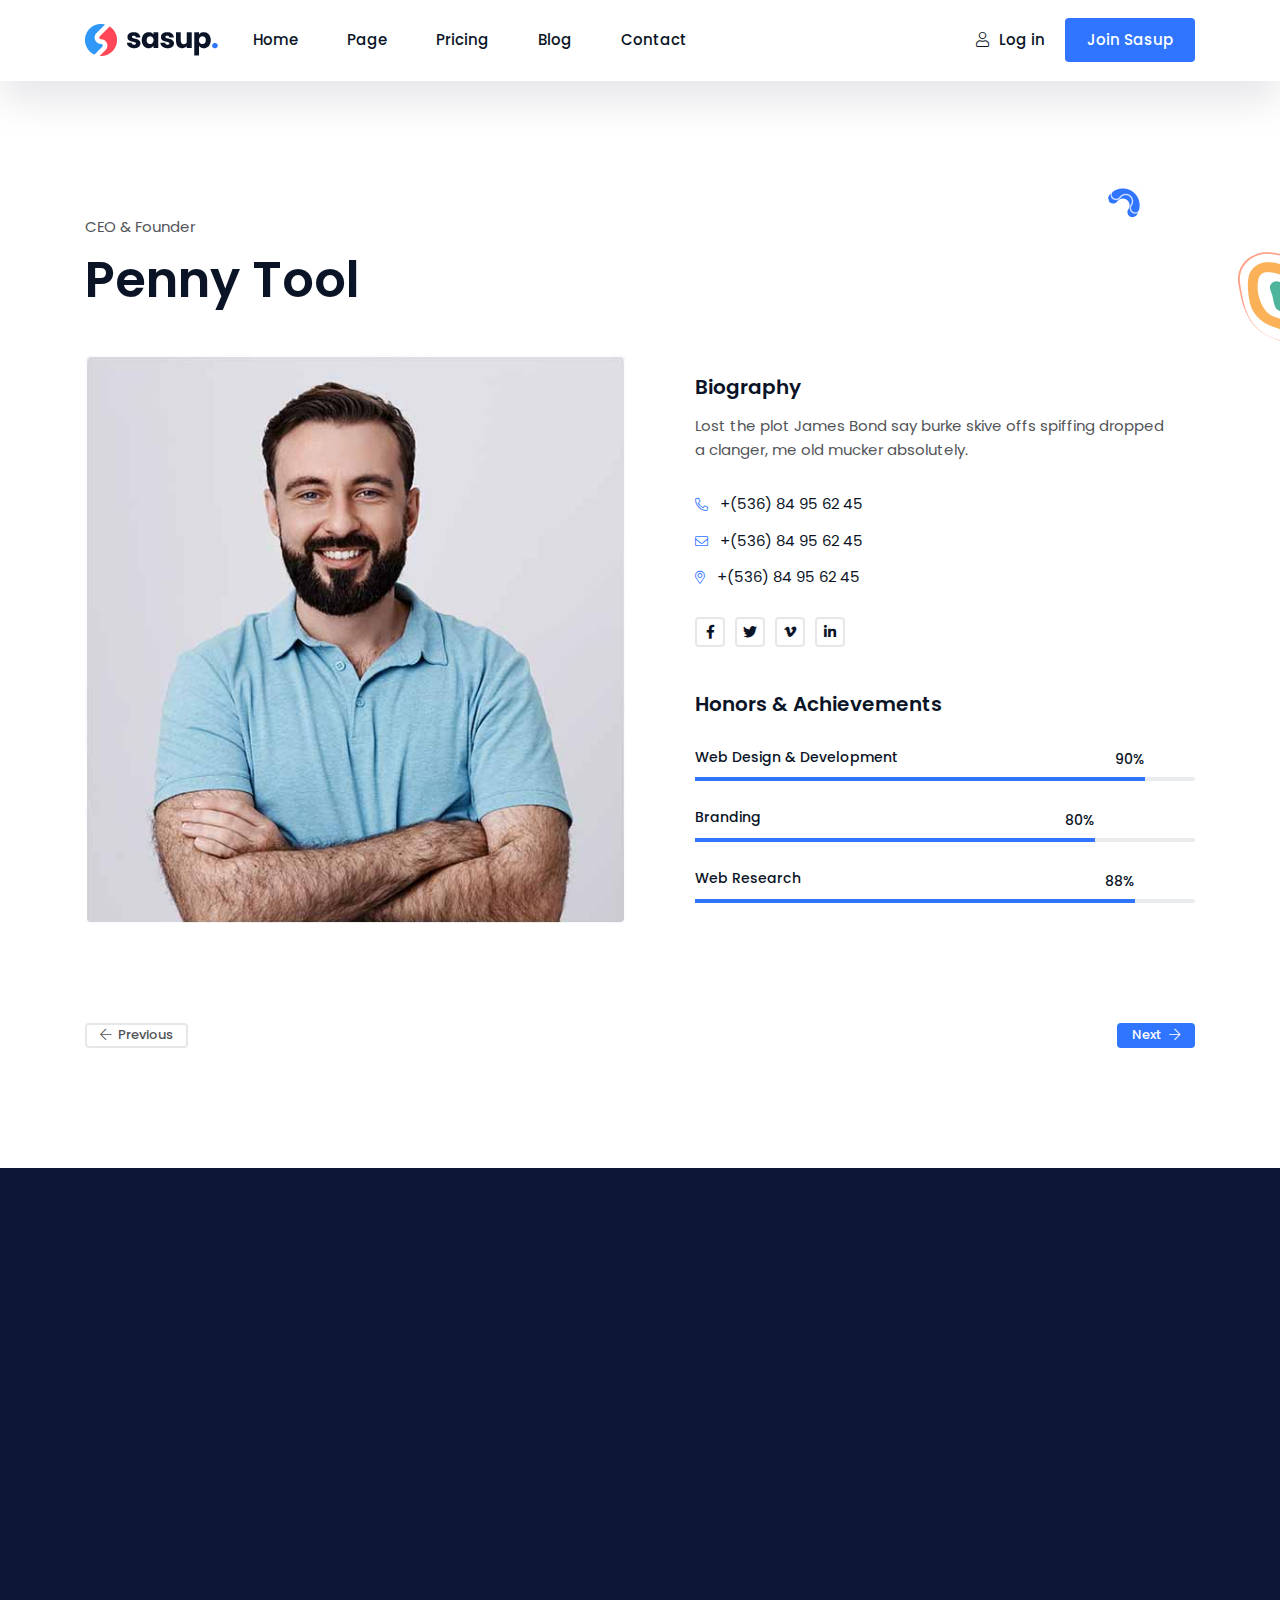
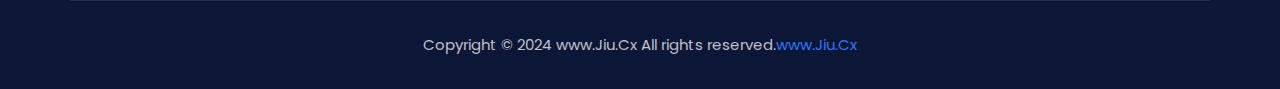
<file: team-details.html>
<!doctype html>
<html class="no-js" lang="en">

<head>
    <meta charset="utf-8">
    <meta http-equiv="x-ua-compatible" content="ie=edge">
    <title>Jiu.Cx</title>
    <meta name="description" content="">
    <meta name="viewport" content="width=device-width, initial-scale=1">

    <!-- CSS here -->
    <link rel="stylesheet" href="static/css/bootstrap.min.css">
    <link rel="stylesheet" href="static/css/fontawesome-all.min.css">
    <link rel="stylesheet" href="static/css/animate.min.css">
    <link rel="stylesheet" href="static/css/flaticon.css">
    <link rel="stylesheet" href="static/css/odometer-theme-default.css">
    <link rel="stylesheet" href="static/css/magnific-popup.css">
    <link rel="stylesheet" href="static/css/meanmenu.css">
    <link rel="stylesheet" href="static/css/swipper.css">
    <link rel="stylesheet" href="static/css/main.css">
</head>

<body>
    <div id="loading">
        <div id="loading-center">
            <div id="loading-center-absolute">
                <div class="object" id="object_one"></div>
                <div class="object" id="object_two"></div>
                <div class="object" id="object_three"></div>
                <div class="object" id="object_four"></div>
            </div>
        </div>
    </div>
    <!-- header_area_start -->
    <header>
        <div class="has-header-shadow-bottom">
            <div class="header-main header-sticky">
                <div class="container">
                    <div class="row align-items-center">
                        <div class="col-xxl-9 col-xl-9 col-lg-8 col-md-4 col-sm-4 col-6 d-flex align-items-center">
                            <div class="sasup-logo mr-35 d-inline-block">
                                <a href="index.html"><img src="static/picture/logo.png" class="logo-1" alt=""></a>
                                <a href="index.html"><img src="static/picture/logo.png" class="logo-2" alt=""></a>
                            </div>
                            <div class="sasup-header sasup-header-2 d-inline-block">
                                <nav id="mobile-menu">
                                    <ul>
                                        <li><a href="index.html">Home</a>
                                            <ul class="sub-menu">
                                                <li><a href="index.html">Home Layout 1</a></li>
                                                <li><a href="index-2.html">Home Layout 2</a></li>
                                                <li><a href="index-3.html">Home Layout 3</a></li>
                                            </ul>
                                        </li>
                                        <li><a href="#">Page</a>
                                            <ul class="sub-menu">
                                                <li><a href="team.html">Team</a></li>
                                                <li><a href="">Team Details</a></li>
                                                <li><a href="service.html">Service</a></li>
                                                <li><a href="service-details.html">Service Details</a></li>
                                                <li><a href="portfolio.html">Portfolio</a></li>
                                                <li><a href="portfolio-details.html">Portfolio Details</a></li>
                                                <li><a href="about.html">About</a></li>
                                            </ul>
                                        </li>
                                        <li><a href="contact.html">Pricing</a></li>
                                        <li><a href="blog-list.html">Blog</a>
                                            <ul class="sub-menu">
                                                <li><a href="blog-list.html">Blog</a></li>
                                                <li><a href="blog-details.html">Blog Details</a></li>
                                            </ul>
                                        </li>
                                        <li><a href="contact.html">Contact</a></li>
                                    </ul>
                                </nav>
                            </div>
                        </div>
                        <div class="col-xxl-3 col-xl-3 col-lg-4 col-md-8 col-sm-8  col-6">
                            <div class="sasup-header-action-btn">
                                <a href="contact.html" class="sasup-transparent-btn sasup-transparent-btn-2 d-none d-sm-block"><i class="fal fa-user"></i>Log in</a>
                                <a href="contact.html" class="sasup-theme-btn sasup-broder-btn-space-3 ml-25 d-none d-sm-block">Join
                                    Sasup</a>
                                <div class="mobile-bar-control d-inline-block d-lg-none">
                                    <div class="line"></div>
                                    <div class="line"></div>
                                    <div class="line"></div>
                                </div>
                            </div>
                        </div>
                    </div>
                </div>
            </div>
        </div>
    </header>
    <!-- header_area_start -->
    <!-- responsive sidebar start -->
    <div class="responsive-sidebar d-block d-lg-none">
        <div class="responsive-sidebar-inner">
            <div class="logo mb-30">
                <div class="row">
                    <div class="col-6">
                        <img src="static/picture/logo.png" alt="">
                    </div>
                    <div class="col-6">
                        <div class="text-end">
                            <button class="responsive-sidebar-close"><i class="fal fa-times"></i></button>
                        </div>
                    </div>
                </div>
            </div>
            <div class="resposive-sidebar-menu mb-50">
                <div class="mobile-menu"></div>
            </div>
            <div class="responsive-sidebar-actions">
                <a href="contact.html" class="sasup-border-btn d-block sasup-broder-btn-space-3 ms-0 text-center mb-2">Join
                    Sasup</a>
                <a href="contact.html" class="sasup-border-btn d-block sasup-broder-btn-space-3 ms-0 text-center">login</a>
            </div>
        </div>
    </div>
    <!-- responsive sidebar end -->

    <main>
        <!-- service details area start -->
        <div class="service-details-area pt-135 p-rel pb-120">
            <div class="service-outside-shapes">
                <img src="static/picture/portfolio-shape-1.png" alt="">
            </div>
            <div class="container p-rel">
                <div class="service-details-shapes">
                    <img src="static/picture/portfolio-shape-2.png" alt="">
                    <img src="static/picture/portfolio-shape-3.png" alt="">
                </div>
                <div class="service-details-content">
                    <div class="service-details-top mb-45">
                        <span class="s-details-subtitle">CEO & Founder</span>
                        <h3 class="s-details-title">Penny Tool</h3>
                    </div>
                    <div class="service-author-biography">
                        <div class="row align-items-center mb-100">
                            <div class="col-xxl-6 col-xl-6 col-lg-7">
                                <div class="author-biography-thumb mb-30 mb-lg-0">
                                    <img src="static/picture/author.jpg" alt="">
                                </div>
                            </div>
                            <div class="col-xxl-6 col-xl-6 col-lg-5">
                                <div class="single-author-biography-info biography-info-space pl-40">
                                    <h3 class="single-author-biography-title">Biography</h3>
                                    <p class="single-author-biography-desc">Lost the plot James Bond say burke skive
                                        offs
                                        spiffing dropped<br> a clanger, me old mucker absolutely.</p>
                                    <div class="single-author-biography-address-list">
                                        <ul>
                                            <li><i class="fal fa-phone-alt"></i> +(536) 84 95 62 45</li>
                                            <li><i class="fal fa-envelope"></i> +(536) 84 95 62 45</li>
                                            <li><i class="fal fa-map-marker-alt"></i> +(536) 84 95 62 45</li>
                                        </ul>
                                    </div>
                                    <div class="single-author-biography-social mb-45">
                                        <a href="#"><i class="fab fa-facebook-f"></i></a>
                                        <a href="#"><i class="fab fa-twitter"></i></a>
                                        <a href="#"><i class="fab fa-vimeo-v"></i></a>
                                        <a href="#"><i class="fab fa-linkedin-in"></i></a>
                                    </div>
                                    <div class="single-author-biography-achivement-progressbar fix">
                                        <h3 class="single-author-biography-title space-2">Honors & Achievements</h3>
                                        <div class="single-skill mb-28">
                                            <div class="bar-title">
                                                <h4>Web Design & Development</h4>
                                            </div>
                                            <div class="progress">
                                                <div class="progress-bar wow slideInLeft" role="progressbar" data-width="90%" aria-valuenow="25" aria-valuemin="0" aria-valuemax="100" data-wow-duration="1s" data-wow-delay=".2s">
                                                    <span>90%</span>
                                                </div>
                                            </div>
                                        </div>
                                        <div class="single-skill mb-28">
                                            <div class="bar-title">
                                                <h4>Branding</h4>
                                            </div>
                                            <div class="progress">
                                                <div class="progress-bar wow slideInLeft" role="progressbar" data-width="80%" aria-valuenow="25" aria-valuemin="0" aria-valuemax="100" data-wow-duration="1s" data-wow-delay=".2s">
                                                    <span>80%</span>
                                                </div>
                                            </div>
                                        </div>
                                        <div class="single-skill">
                                            <div class="bar-title">
                                                <h4>Web Research</h4>
                                            </div>
                                            <div class="progress">
                                                <div class="progress-bar wow slideInLeft" role="progressbar" data-width="88%" aria-valuenow="25" aria-valuemin="0" aria-valuemax="100" data-wow-duration="1s" data-wow-delay=".2s">
                                                    <span>88%</span>
                                                </div>
                                            </div>
                                        </div>
                                    </div>
                                </div>
                            </div>
                        </div>
                        <div class="service-next-prev d-flex justify-content-between">
                            <a href="service-details.html" class="prev-arrow-redirect"><i class="fal fa-arrow-left"></i>
                                Previous</a>
                            <a href="service-details.html" class="next-arrow-redirect">Next <i class="fal fa-arrow-right"></i></a>
                        </div>
                    </div>
                </div>
            </div>
        </div>
        <!-- service details area end -->
    </main>
    <!-- back to top start -->
    <div class="progress-wrap">
        <svg class="progress-circle svg-content" width="100%" height="100%" viewbox="-1 -1 102 102">
            <path d="M50,1 a49,49 0 0,1 0,98 a49,49 0 0,1 0,-98"></path>
        </svg>
    </div>
    <!-- back to top end -->

    <!-- footer area start -->
    <footer class="footer-area pt-100" data-bg-color="#0c1636">
        <div class=" container pb-80 has-border-bottom-3">
            <div class="footer-3">
                <div class="row">
                    <div class="col-xxl-3 col-xl-4 col-lg-4  col-md-6">
                        <div class="footer-widget wow fadeInUp  mb-30 mb-md-0" data-wow-delay=".2s">
                            <div class="logo mb-20">
                                <a href="index-3.html"><img src="static/picture/logo-white.png" alt=""></a>
                            </div>
                            <p class="widget-text" data-color="#c0c1cb">Me old mucker cheeky bugger dont<br> want agro
                                my
                                little.
                            </p>
                            <a href="contact.html" class="sasup-theme-btn sasup-theme-btn-2"><span>Get
                                    started</span></a>
                        </div>
                    </div>
                    <div class="col-xxl-3  col-xl-2 col-lg-4  col-md-6 col-sm-6">
                        <div class="footer-widget footer-widget-3 space-left-0 wow fadeInUp  mb-30 mb-md-0 pl-105" data-wow-delay=".4s">
                            <h5 data-color="#fff">Resources</h5>
                            <ul>
                                <li><a href="about.html">Documentation</a></li>
                                <li><a href="service.html">Solutions</a></li>
                                <li><a href="about.html">Road Map</a></li>
                                <li><a href="portfolio.html">Brand Assets</a></li>
                                <li><a href="service.html">Feature List</a></li>
                                <li><a href="team.html">User Flow</a></li>
                            </ul>
                        </div>
                    </div>
                    <div class="col-xxl-3  col-xl-2 col-lg-4  col-md-6 col-sm-6">
                        <div class="footer-widget footer-widget-3 space-left-0 wow fadeInUp  mb-30 mb-md-0 pl-75" data-wow-delay=".6s">
                            <h5 data-color="#fff">Solutions</h5>
                            <ul>
                                <li><a href="contact.html">Support</a></li>
                                <li><a href="about.html">Proposals</a></li>
                                <li><a href="about.html">Guides</a></li>
                                <li><a href="contact.html">Contracts</a></li>
                                <li><a href="about.html">Signatures</a></li>
                                <li><a href="about.html">Payments</a></li>
                            </ul>
                        </div>
                    </div>
                    <div class="col-xxl-3 col-xl-4 ps-xxl-0 col-lg-6 col-md-6 mb-30 mb-xl-0 order-last order-md-first order-lg-last">
                        <div class="footer-widget footer-widget-3 pr-20 pr-xl-0 wow fadeInUp  mb-30 mb-md-0" data-wow-delay=".8s">
                            <h5 data-color="#fff">Newsletter</h5>
                            <div class="newsletter-form mb-25">
                                <form action="#">
                                    <div class="newsletter-form-input">
                                        <input type="email" name="email" id="email" placeholder="Email address">
                                    </div>
                                    <button type="submit">Subcribe</button>
                                </form>
                            </div>
                            <div class="newsletter-follow">
                                <h5 class="newsletter-follow-label">Follow Us</h5>
                                <div class="social-follow">
                                    <a href="#"><i class="fab fa-facebook-f"></i></a>
                                    <a href="#"><i class="fab fa-twitter"></i></a>
                                    <a href="#"><i class="fab fa-vimeo-v"></i></a>
                                </div>
                            </div>
                        </div>
                    </div>
                </div>
            </div>
        </div>
    </footer>
    <!-- footer area end -->
    <!-- copyright area start -->
    <div class="copyright-area pt-30 pb-30" data-bg-color="#0c1636">
        <div class="container">
            <div class="row align-items-center">
                <div class="col-xxl-12">
                    <p class="copyright-text text-center" data-color="#c0c1cb">Copyright &copy; 2024 www.Jiu.Cx All rights reserved.<a target="_blank" href="https://www.Jiu.Cx">www.Jiu.Cx</a></p>
                </div>
            </div>
        </div>
    </div>
    <!-- copyright area end -->

    <!-- JS here -->
    <script src="static/js/jquery.min.js"></script>
    <script src="static/js/bootstrap.bundle.min.js"></script>
    <script src="static/js/swipper-bundle.min.js"></script>
    <script src="static/js/jquery.meanmenu.min.js"></script>
    <script src="static/js/wow.min.js"></script>
    <script src="static/js/waypoints.min.js"></script>
    <script src="static/js/jquery.counterup.min.js"></script>
    <script src="static/js/jquery.scrollUp.min.js"></script>
    <script src="static/js/jquery.magnific-popup.min.js"></script>
    <script src="static/js/isotope.pkgd.min.js"></script>
    <script src="static/js/imagesloaded.pkgd.min.js"></script>
    <script src="static/js/mouse-wheel.min.js"></script>
    <script src="static/js/odometer.min.js"></script>
    <script src="static/js/appair.min.js"></script>
    <script src="static/js/ajax-form.js"></script>
    <script src="static/js/parallex.js"></script>
    <script src="static/js/back-to-top.min.js"></script>
    <script src="static/js/main.js"></script>
</body>

</html>
</file>
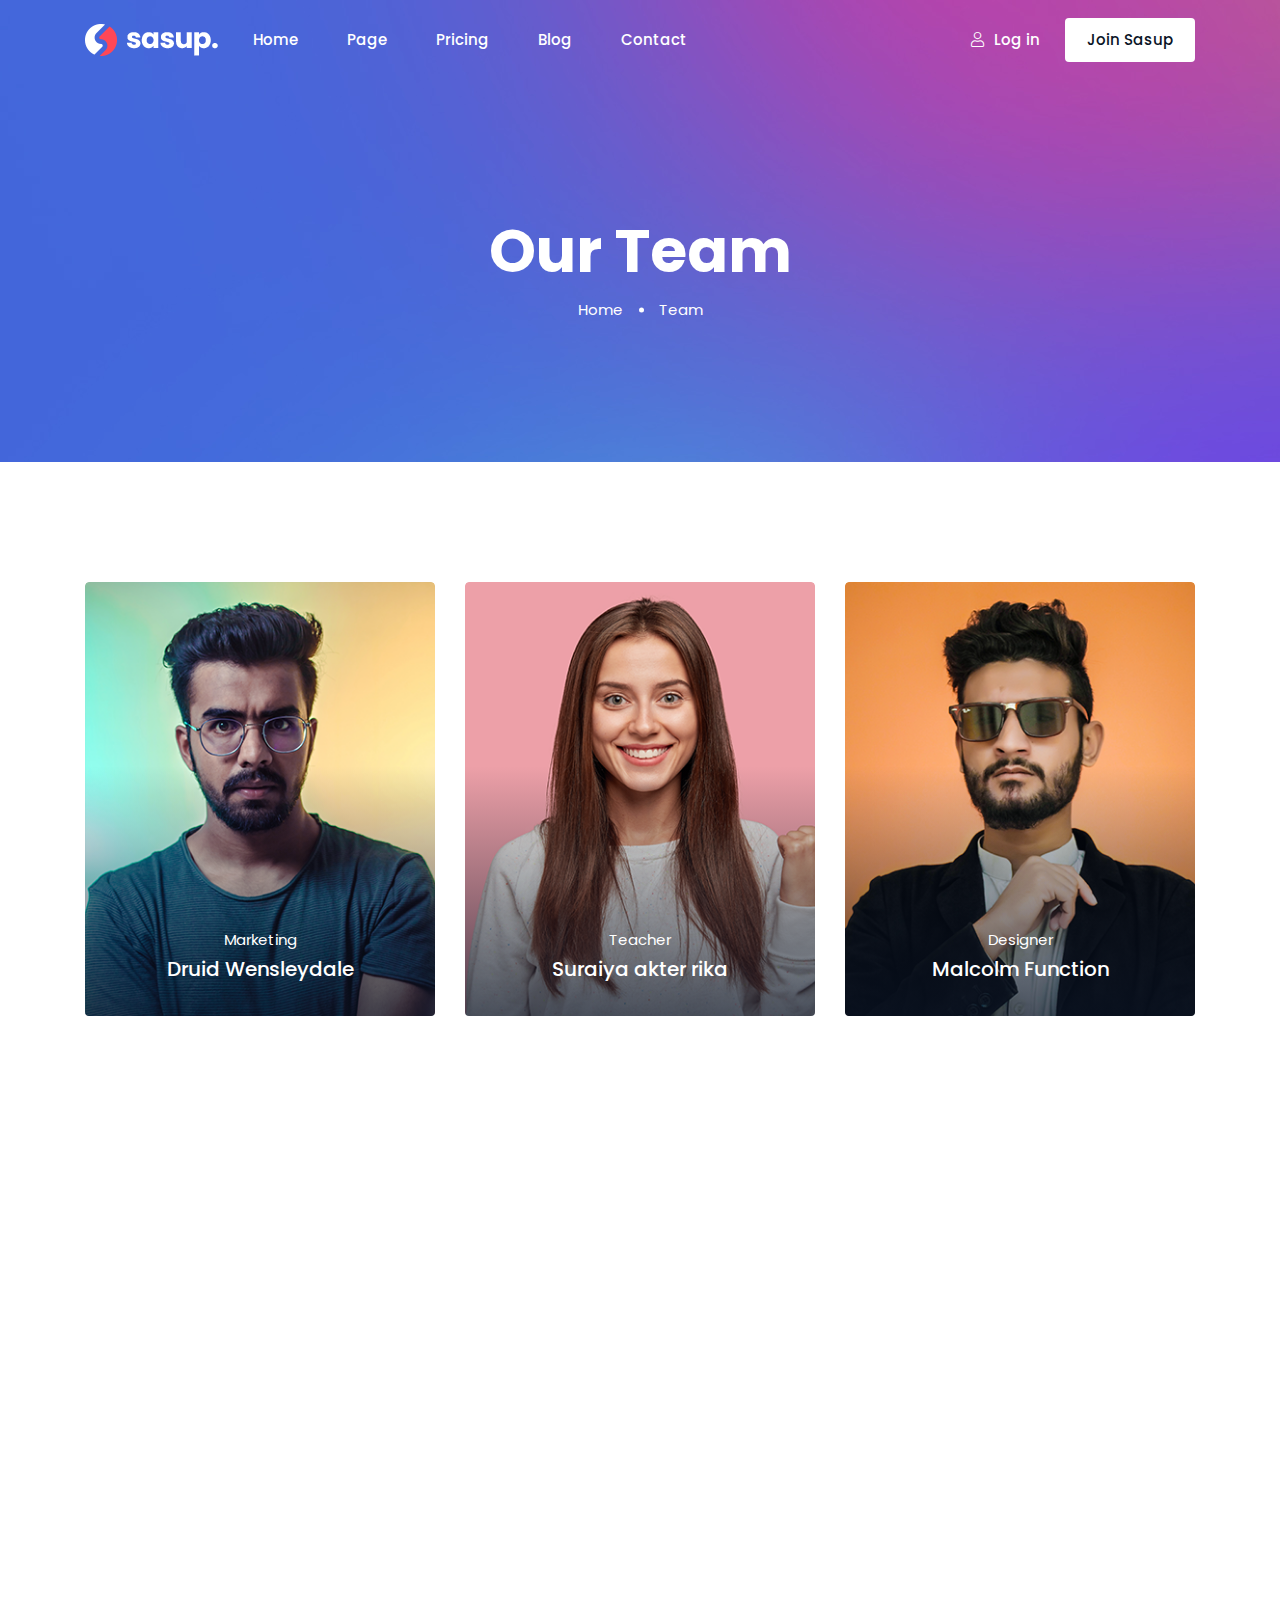
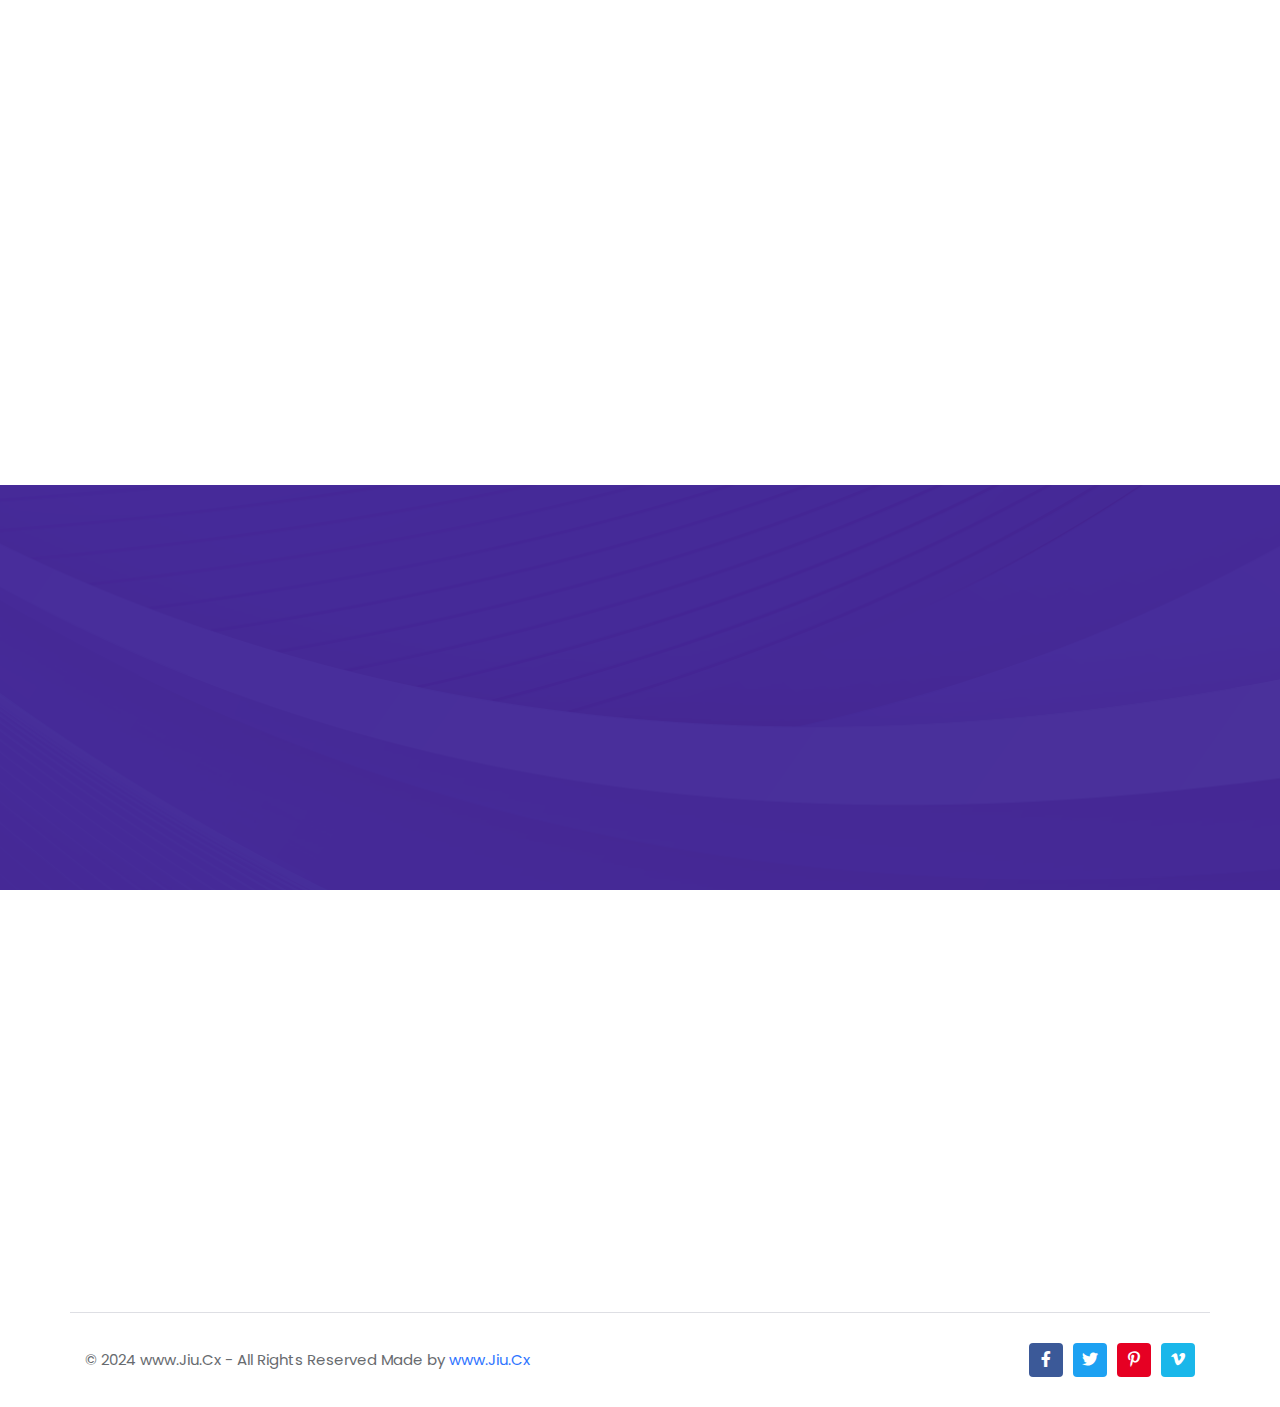
<file: team.html>
<!doctype html>
<html class="no-js" lang="en">

<head>
    <meta charset="utf-8">
    <meta http-equiv="x-ua-compatible" content="ie=edge">
    <title>Jiu.Cx</title>
    <meta name="description" content="">
    <meta name="viewport" content="width=device-width, initial-scale=1">

    <!-- CSS here -->
    <link rel="stylesheet" href="static/css/bootstrap.min.css">
    <link rel="stylesheet" href="static/css/fontawesome-all.min.css">
    <link rel="stylesheet" href="static/css/animate.min.css">
    <link rel="stylesheet" href="static/css/flaticon.css">
    <link rel="stylesheet" href="static/css/odometer-theme-default.css">
    <link rel="stylesheet" href="static/css/magnific-popup.css">
    <link rel="stylesheet" href="static/css/meanmenu.css">
    <link rel="stylesheet" href="static/css/swipper.css">
    <link rel="stylesheet" href="static/css/main.css">
</head>

<body>
    <div id="loading">
        <div id="loading-center">
            <div id="loading-center-absolute">
                <div class="object" id="object_one"></div>
                <div class="object" id="object_two"></div>
                <div class="object" id="object_three"></div>
                <div class="object" id="object_four"></div>
            </div>
        </div>
    </div>
    <!-- header_area_start -->
    <header>
        <div class="header-transparent">
            <div class="header-main header-sticky">
                <div class="container">
                    <div class="row align-items-center">
                        <div class="col-xxl-9 col-xl-9 d-flex align-items-center col-lg-8 col-md-6 col-sm-4 col-6">
                            <div class="sasup-logo mr-35 d-inline-block">
                                <a href="index.html"><img src="static/picture/logo-white.png" class="logo-1" alt=""></a>
                                <a href="index.html"><img src="static/picture/logo.png" class="logo-2" alt=""></a>
                            </div>
                            <div class="sasup-header d-none d-lg-inline-block">
                                <nav id="mobile-menu">
                                    <ul>
                                        <li><a href="index.html">Home</a>
                                            <ul class="sub-menu">
                                                <li><a href="index.html">Home Layout 1</a></li>
                                                <li><a href="index-2.html">Home Layout 2</a></li>
                                                <li><a href="index-3.html">Home Layout 3</a></li>
                                            </ul>
                                        </li>
                                        <li><a href="#">Page</a>
                                            <ul class="sub-menu">
                                                <li><a href="">Team</a></li>
                                                <li><a href="team-details.html">Team Details</a></li>
                                                <li><a href="service.html">Service</a></li>
                                                <li><a href="service-details.html">Service Details</a></li>
                                                <li><a href="portfolio.html">Portfolio</a></li>
                                                <li><a href="portfolio-details.html">Portfolio Details</a></li>
                                                <li><a href="about.html">About</a></li>
                                            </ul>
                                        </li>
                                        <li><a href="contact.html">Pricing</a></li>
                                        <li><a href="blog-list.html">Blog</a>
                                            <ul class="sub-menu">
                                                <li><a href="blog-list.html">Blog</a></li>
                                                <li><a href="blog-details.html">Blog Details</a></li>
                                            </ul>
                                        </li>
                                        <li><a href="contact.html">Contact</a></li>
                                    </ul>
                                </nav>
                            </div>
                        </div>
                        <div class="col-xxl-3 col-xl-3 col-lg-4 col-md-6 col-sm-8 col-6">
                            <div class="sasup-header-action-btn">
                                <a href="contact.html" class="sasup-transparent-btn d-none d-sm-inline-block"><i class="fal fa-user"></i>Log in</a>
                                <a href="contact.html" class="sasup-theme-btn style-white ml-25 d-none d-sm-inline-block"><span>Join
                                        Sasup</span></a>
                                <div class="mobile-bar-control mobile-bar-control-white d-inline-block d-lg-none">
                                    <div class="line"></div>
                                    <div class="line"></div>
                                    <div class="line"></div>
                                </div>
                            </div>
                        </div>
                    </div>
                </div>
            </div>
        </div>
    </header>
    <!-- header_area_start -->

    <!-- responsive sidebar start -->
    <div class="responsive-sidebar d-block d-lg-none">
        <div class="responsive-sidebar-inner">
            <div class="logo mb-30">
                <div class="row">
                    <div class="col-6">
                        <img src="static/picture/logo.png" alt="">
                    </div>
                    <div class="col-6">
                        <div class="text-end">
                            <button class="responsive-sidebar-close"><i class="fal fa-times"></i></button>
                        </div>
                    </div>
                </div>
            </div>
            <div class="resposive-sidebar-menu mb-50">
                <div class="mobile-menu"></div>
            </div>
            <div class="responsive-sidebar-actions">
                <a href="contact.html" class="sasup-border-btn d-block sasup-broder-btn-space-3 ms-0 text-center mb-2">login</a>
                <a href="contact.html" class="sasup-theme-btn text-center d-inline-block d-sm-none w-100"><span>Free
                        Trial</span></a>
            </div>
        </div>
    </div>
    <!-- responsive sidebar end -->

    <main>
        <!-- breadcrumb area start -->
        <div class="breadcrumb-area pt-215 pb-140 mb-120 pb-130" data-background="assets/img/bg/breadcrumb_bg.jpg">
            <div class="container">
                <div class="breadcrumb-content text-center">
                    <h3 class="breadcrumb-title">Our Team</h3>
                    <div class="breadcrumb-trail">
                        <nav>
                            <ul class="trail-items">
                                <li class="trail-item"><a href="index.html"><span>Home</span></a></li>
                                <li class="trail-item"><span>Team</span></li>
                            </ul>
                        </nav>
                    </div>
                </div>
            </div>
        </div>
        <!-- breadcrumb area end -->
        <!-- team area start -->
        <div class="team-area">
            <div class="container">
                <div class="row mb-110">
                    <div class="col-xxl-4 col-xl-4 col-lg-4 col-md-6 col-sm-6 wow fadeInUp" data-wow-delay=".2s">
                        <div class="single-team mb-30">
                            <div class="thumb"><img src="static/picture/team-1.jpg" alt=""></div>
                            <div class="content text-center">
                                <div class="team-desc">
                                    <a href="" class="job">Marketing</a>
                                    <h5><a href="team-details.html" class="title">Druid Wensleydale</a></h5>
                                </div>
                                <div class="team-social">
                                    <a href="#"><i class="fab fa-facebook-f"></i></a>
                                    <a href="#"><i class="fab fa-twitter"></i></a>
                                    <a href="#"><i class="fab fa-pinterest-p"></i></a>
                                    <a href="#"><i class="fab fa-vimeo-v"></i></a>
                                </div>
                            </div>
                        </div>
                    </div>
                    <div class="col-xxl-4 col-xl-4  col-lg-4 col-md-6 col-sm-6 wow fadeInUp" data-wow-delay=".4s">
                        <div class="single-team mb-30">
                            <div class="thumb"><img src="static/picture/team-2.jpg" alt=""></div>
                            <div class="content text-center">
                                <div class="team-desc">
                                    <a href="" class="job">Teacher</a>
                                    <h5><a href="team-details.html" class="title">Suraiya akter rika</a></h5>
                                </div>
                                <div class="team-social">
                                    <a href="#"><i class="fab fa-facebook-f"></i></a>
                                    <a href="#"><i class="fab fa-twitter"></i></a>
                                    <a href="#"><i class="fab fa-pinterest-p"></i></a>
                                    <a href="#"><i class="fab fa-vimeo-v"></i></a>
                                </div>
                            </div>
                        </div>
                    </div>
                    <div class="col-xxl-4  col-xl-4  col-lg-4 col-md-6 col-sm-6 wow fadeInUp" data-wow-delay=".6s">
                        <div class="single-team mb-30">
                            <div class="thumb"><img src="static/picture/team-3.jpg" alt=""></div>
                            <div class="content text-center">
                                <div class="team-desc">
                                    <a href="" class="job">Designer</a>
                                    <h5><a href="team-details.html" class="title">Malcolm Function</a></h5>
                                </div>
                                <div class="team-social">
                                    <a href="#"><i class="fab fa-facebook-f"></i></a>
                                    <a href="#"><i class="fab fa-twitter"></i></a>
                                    <a href="#"><i class="fab fa-pinterest-p"></i></a>
                                    <a href="#"><i class="fab fa-vimeo-v"></i></a>
                                </div>
                            </div>
                        </div>
                    </div>
                    <div class="col-xxl-4  col-xl-4  col-lg-4 col-md-6 col-sm-6 wow fadeInUp" data-wow-delay=".2s">
                        <div class="single-team mb-30">
                            <div class="thumb"><img src="static/picture/team-4.jpg" alt=""></div>
                            <div class="content text-center">
                                <div class="team-desc">
                                    <a href="" class="job">Manager</a>
                                    <h5><a href="team-details.html" class="title">Abraham Pigeon</a></h5>
                                </div>
                                <div class="team-social">
                                    <a href="#"><i class="fab fa-facebook-f"></i></a>
                                    <a href="#"><i class="fab fa-twitter"></i></a>
                                    <a href="#"><i class="fab fa-pinterest-p"></i></a>
                                    <a href="#"><i class="fab fa-vimeo-v"></i></a>
                                </div>
                            </div>
                        </div>
                    </div>
                    <div class="col-xxl-4  col-xl-4  col-lg-4 col-md-6 col-sm-6 wow fadeInUp" data-wow-delay=".4s">
                        <div class="single-team mb-30">
                            <div class="thumb"><img src="static/picture/team-5.jpg" alt=""></div>
                            <div class="content text-center">
                                <div class="team-desc">
                                    <a href="" class="job">Support</a>
                                    <h5><a href="team-details.html" class="title">Thomas R. Toe</a></h5>
                                </div>
                                <div class="team-social">
                                    <a href="#"><i class="fab fa-facebook-f"></i></a>
                                    <a href="#"><i class="fab fa-twitter"></i></a>
                                    <a href="#"><i class="fab fa-pinterest-p"></i></a>
                                    <a href="#"><i class="fab fa-vimeo-v"></i></a>
                                </div>
                            </div>
                        </div>
                    </div>
                    <div class="col-xxl-4  col-xl-4  col-lg-4 col-md-6 col-sm-6 wow fadeInUp" data-wow-delay=".6s">
                        <div class="single-team mb-30">
                            <div class="thumb"><img src="static/picture/team-6.jpg" alt=""></div>
                            <div class="content text-center">
                                <div class="team-desc">
                                    <a href="" class="job">Developer</a>
                                    <h5><a href="team-details.html" class="title">Norman Gordon</a></h5>
                                </div>
                                <div class="team-social">
                                    <a href="#"><i class="fab fa-facebook-f"></i></a>
                                    <a href="#"><i class="fab fa-twitter"></i></a>
                                    <a href="#"><i class="fab fa-pinterest-p"></i></a>
                                    <a href="#"><i class="fab fa-vimeo-v"></i></a>
                                </div>
                            </div>
                        </div>
                    </div>
                    <div class="col-xxl-4  col-xl-4  col-lg-4 col-md-6 col-sm-6 wow fadeInUp" data-wow-delay=".1s">
                        <div class="single-team mb-30">
                            <div class="thumb"><img src="static/picture/team-7.jpg" alt=""></div>
                            <div class="content text-center">
                                <div class="team-desc">
                                    <a href="" class="job">Content Writer</a>
                                    <h5><a href="team-details.html" class="title">Bodrum Salvador</a></h5>
                                </div>
                                <div class="team-social">
                                    <a href="#"><i class="fab fa-facebook-f"></i></a>
                                    <a href="#"><i class="fab fa-twitter"></i></a>
                                    <a href="#"><i class="fab fa-pinterest-p"></i></a>
                                    <a href="#"><i class="fab fa-vimeo-v"></i></a>
                                </div>
                            </div>
                        </div>
                    </div>
                    <div class="col-xxl-4  col-xl-4  col-lg-4 col-md-6 col-sm-6 wow fadeInUp" data-wow-delay=".3s">
                        <div class="single-team mb-30">
                            <div class="thumb"><img src="static/picture/team-8.jpg" alt=""></div>
                            <div class="content text-center">
                                <div class="team-desc">
                                    <a href="" class="job">App Designer</a>
                                    <h5><a href="team-details.html" class="title">Pelican Steve</a></h5>
                                </div>
                                <div class="team-social">
                                    <a href="#"><i class="fab fa-facebook-f"></i></a>
                                    <a href="#"><i class="fab fa-twitter"></i></a>
                                    <a href="#"><i class="fab fa-pinterest-p"></i></a>
                                    <a href="#"><i class="fab fa-vimeo-v"></i></a>
                                </div>
                            </div>
                        </div>
                    </div>
                    <div class="col-xxl-4  col-xl-4  col-lg-4 col-md-6 col-sm-6 wow fadeInUp" data-wow-delay=".5s">
                        <div class="single-team mb-30">
                            <div class="thumb"><img src="static/picture/team-9.jpg" alt=""></div>
                            <div class="content text-center">
                                <div class="team-desc">
                                    <a href="" class="job">Sumo Founder</a>
                                    <h5><a href="team-details.html" class="title">Niles Peppertrout</a></h5>
                                </div>
                                <div class="team-social">
                                    <a href="#"><i class="fab fa-facebook-f"></i></a>
                                    <a href="#"><i class="fab fa-twitter"></i></a>
                                    <a href="#"><i class="fab fa-pinterest-p"></i></a>
                                    <a href="#"><i class="fab fa-vimeo-v"></i></a>
                                </div>
                            </div>
                        </div>
                    </div>
                </div>
            </div>
        </div>
        <!-- team area end -->
        <!-- cta area start -->
        <div class="cta-area cta-1-space pt-135 pb-135 bg-default" data-bg-color="#4a2593" data-background="assets/img/bg/cta-1.png">
            <div class="container">
                <div class="row align-items-center">
                    <div class="col-xxl-6 col-xl-8 col-lg-7 wow fadeInUp" data-wow-delay=".2s">
                        <div class="cta-left mb-30 mb-lg-0">
                            <span class="cta-subtitle-1">Call To Action</span>
                            <h3 class="cta-title-1">Join Sasup and increase
                                your productivity.</h3>
                        </div>
                    </div>
                    <div class="col-xxl-6 col-xl-4 col-lg-5 wow fadeInUp" data-wow-delay=".4s">
                        <div class="cta-actions text-lg-end">
                            <a href="contact.html" class="cta-border-btn">Get Started</a>
                            <a href="contact.html" class="cta-solid-btn ml-15">Sign Up Free</a>
                        </div>
                    </div>
                </div>
            </div>
        </div>
        <!-- cta area end -->
    </main>
    <!-- back to top start -->
    <div class="progress-wrap">
        <svg class="progress-circle svg-content" width="100%" height="100%" viewbox="-1 -1 102 102">
            <path d="M50,1 a49,49 0 0,1 0,98 a49,49 0 0,1 0,-98"></path>
        </svg>
    </div>
    <!-- back to top end -->

    <!-- footer area start -->
    <footer class="footer-area pt-90">
        <div class=" container pb-80 has-border-bottom">
            <div class="footer-1">
                <div class="row">
                    <div class="col-xxl-4 col-xl-4 col-lg-4 order-last col-sm-12 order-lg-first">
                        <div class="footer-widget wow fadeInUp mb-30 mb-md-0" data-wow-delay=".2s">
                            <div class="logo mb-20">
                                <a href="index-3.html"><img src="static/picture/logo.png" alt=""></a>
                            </div>
                            <p class="widget-text">Me old mucker cheeky bugger is dont<br> want agro in my flat
                                little.
                            </p>
                            <a href="contact.html" class="sasup-theme-btn sasup-theme-btn-2"><span>Get
                                    started</span></a>
                        </div>
                    </div>
                    <div class="col-xxl-8 col-xl-8 col-lg-8">
                        <div class="row mb-30 mb-lg-0">
                            <div class="col-xxl-4 col-xl-4 col-lg-4 col-md-4 col-sm-6">
                                <div class="footer-widget wow fadeInUp mb-30 mb-md-0" data-wow-delay=".4s">
                                    <h5>Product</h5>
                                    <ul>
                                        <li><a href="service.html">Product Tour</a></li>
                                        <li><a href="about.html">Analytics</a></li>
                                        <li><a href="service-details.html">Product Overview</a></li>
                                        <li><a href="about.html">What’s New</a></li>
                                        <li><a href="portfolio.html">Templates</a></li>
                                        <li><a href="about.html">Quotes</a></li>
                                    </ul>
                                </div>
                            </div>
                            <div class="col-xxl-4 col-xl-4 col-lg-4 col-md-4 col-sm-6 wow fadeInUp" data-wow-delay=".6s">
                                <div class="footer-widget mb-30 mb-md-0">
                                    <h5>Resources</h5>
                                    <ul>
                                        <li><a href="about.html">Documentation</a></li>
                                        <li><a href="service.html">Solutions</a></li>
                                        <li><a href="about.html">Road Map</a></li>
                                        <li><a href="portfolio.html">Brand Assets</a></li>
                                        <li><a href="service.html">Feature List</a></li>
                                        <li><a href="">User Flow</a></li>
                                    </ul>
                                </div>
                            </div>
                            <div class="col-xxl-4 col-xl-4 col-lg-4 col-md-4 col-sm-6 wow fadeInUp" data-wow-delay=".8s">
                                <div class="footer-widget">
                                    <h5>Solutions</h5>
                                    <ul>
                                        <li><a href="contact.html">Support</a></li>
                                        <li><a href="about.html">Proposals</a></li>
                                        <li><a href="about.html">Guides</a></li>
                                        <li><a href="contact.html">Contracts</a></li>
                                        <li><a href="about.html">Signatures</a></li>
                                        <li><a href="about.html">Payments</a></li>
                                    </ul>
                                </div>
                            </div>
                        </div>
                    </div>
                </div>
            </div>
        </div>
    </footer>
    <!-- footer area end -->
    <!-- copyright area start -->
    <div class="copyright-area pt-30 pb-30">
        <div class="container">
            <div class="row align-items-center">
                <div class="col-xxl-6 col-xl-6 col-lg-6 col-md-7">
                    <p class="copyright-text">© 2024 www.Jiu.Cx - All Rights Reserved Made by <a href="about.html" data-color="#2f75ff">www.Jiu.Cx</a>
                    </p>
                </div>
                <div class="col-xxl-6 col-xl-6 col-lg-6 col-md-5">
                    <div class="text-lg-end">
                        <div class="footer-social">
                            <a href="#" data-bg-color="#3b5998"><i class="fab fa-facebook-f"></i></a>
                            <a href="#" data-bg-color="#1da1f2"><i class="fab fa-twitter"></i></a>
                            <a href="#" data-bg-color="#e60023"><i class="fab fa-pinterest-p"></i></a>
                            <a href="#" data-bg-color="#1ab7ea"><i class="fab fa-vimeo-v"></i></a>
                        </div>
                    </div>
                </div>
            </div>
        </div>
    </div>
    <!-- copyright area end -->

    <!-- JS here -->
    <script src="static/js/jquery.min.js"></script>
    <script src="static/js/bootstrap.bundle.min.js"></script>
    <script src="static/js/swipper-bundle.min.js"></script>
    <script src="static/js/jquery.meanmenu.min.js"></script>
    <script src="static/js/wow.min.js"></script>
    <script src="static/js/waypoints.min.js"></script>
    <script src="static/js/jquery.counterup.min.js"></script>
    <script src="static/js/jquery.scrollUp.min.js"></script>
    <script src="static/js/jquery.magnific-popup.min.js"></script>
    <script src="static/js/isotope.pkgd.min.js"></script>
    <script src="static/js/imagesloaded.pkgd.min.js"></script>
    <script src="static/js/ajax-form.js"></script>
    <script src="static/js/mouse-wheel.min.js"></script>
    <script src="static/js/odometer.min.js"></script>
    <script src="static/js/appair.min.js"></script>
    <script src="static/js/parallex.js"></script>
    <script src="static/js/back-to-top.min.js"></script>
    <script src="static/js/main.js"></script>
</body>

</html>
</file>
<file: static/css/flaticon.css>
@font-face {
    font-family: "flaticon";
    src: url("https://www.17sucai.com/preview/776298/2021-09-05/sasup/assets/fonts/flaticon.ttf?c708bd3057ef78ead39180658bf93316") format("truetype"),
url("https://www.17sucai.com/preview/776298/2021-09-05/sasup/assets/fonts/fonts/flaticon.woff?c708bd3057ef78ead39180658bf93316") format("woff"),
url("https://www.17sucai.com/preview/776298/2021-09-05/sasup/assets/fonts/flaticon.woff2?c708bd3057ef78ead39180658bf93316") format("woff2"),
url("https://www.17sucai.com/preview/776298/2021-09-05/sasup/assets/fonts/flaticon.eot?c708bd3057ef78ead39180658bf93316#iefix") format("embedded-opentype")
}

i[class^="flaticon-"]:before, i[class*=" flaticon-"]:before {
    font-family: flaticon !important;
    font-style: normal;
    font-weight: normal !important;
    font-variant: normal;
    text-transform: none;
    line-height: 1;
    -webkit-font-smoothing: antialiased;
    -moz-osx-font-smoothing: grayscale;
}

.flaticon-technician:before {
    content: "\f101";
}
.flaticon-satisfaction:before {
    content: "\f102";
}
.flaticon-wrench:before {
    content: "\f103";
}
.flaticon-technical-support:before {
    content: "\f104";
}
.flaticon-email:before {
    content: "\f105";
}
.flaticon-contact:before {
    content: "\f106";
}
.flaticon-money-bag:before {
    content: "\f107";
}
.flaticon-message:before {
    content: "\f108";
}
.flaticon-happiness:before {
    content: "\f109";
}
.flaticon-happy:before {
    content: "\f10a";
}
.flaticon-coupons:before {
    content: "\f10b";
}
.flaticon-engineer:before {
    content: "\f10c";
}
.flaticon-24-hours-support:before {
    content: "\f10d";
}
.flaticon-call:before {
    content: "\f10e";
}
.flaticon-email-1:before {
    content: "\f10f";
}
.flaticon-envelope:before {
    content: "\f110";
}
.flaticon-tracking:before {
    content: "\f111";
}
.flaticon-helmet:before {
    content: "\f112";
}
.flaticon-concrete-mixer:before {
    content: "\f113";
}
.flaticon-mixer-truck:before {
    content: "\f114";
}
.flaticon-helmet-1:before {
    content: "\f115";
}
.flaticon-helmet-2:before {
    content: "\f116";
}
.flaticon-construction-machine:before {
    content: "\f117";
}
.flaticon-backhoe:before {
    content: "\f118";
}
.flaticon-circular-saw:before {
    content: "\f119";
}
.flaticon-hand-drill:before {
    content: "\f11a";
}
.flaticon-drill:before {
    content: "\f11b";
}
.flaticon-drill-1:before {
    content: "\f11c";
}
.flaticon-location:before {
    content: "\f11d";
}
.flaticon-repair-tools:before {
    content: "\f11e";
}
.flaticon-gear:before {
    content: "\f11f";
}
.flaticon-setting:before {
    content: "\f120";
}
.flaticon-quote:before {
    content: "\f121";
}
.flaticon-quote-1:before {
    content: "\f122";
}
.flaticon-construction-worker:before {
    content: "\f123";
}
.flaticon-tool:before {
    content: "\f124";
}
.flaticon-crane:before {
    content: "\f125";
}
.flaticon-open-book:before {
    content: "\f126";
}
.flaticon-recipe-book:before {
    content: "\f127";
}
.flaticon-waste:before {
    content: "\f128";
}
.flaticon-trash-bin:before {
    content: "\f129";
}
.flaticon-chainsaw:before {
    content: "\f12a";
}
.flaticon-chainsaw-1:before {
    content: "\f12b";
}
.flaticon-brick:before {
    content: "\f12c";
}
.flaticon-driller:before {
    content: "\f12d";
}
.flaticon-pencil-and-ruler:before {
    content: "\f12e";
}
.flaticon-worker:before {
    content: "\f12f";
}
.flaticon-roller:before {
    content: "\f130";
}
.flaticon-painting:before {
    content: "\f131";
}
.flaticon-fan:before {
    content: "\f132";
}
.flaticon-house:before {
    content: "\f133";
}
.flaticon-construction-plan:before {
    content: "\f134";
}
.flaticon-drawing:before {
    content: "\f135";
}
.flaticon-search:before {
    content: "\f136";
}
.flaticon-search-1:before {
    content: "\f137";
}
.flaticon-tech-service:before {
    content: "\f138";
}
.flaticon-storm:before {
    content: "\f139";
}
.flaticon-traffic-cone:before {
    content: "\f13a";
}
.flaticon-triangle-cone:before {
    content: "\f13b";
}
.flaticon-graphic-tool:before {
    content: "\f13c";
}
.flaticon-blueprint:before {
    content: "\f13d";
}
.flaticon-favorites:before {
    content: "\f13e";
}
.flaticon-point:before {
    content: "\f13f";
}
.flaticon-solutions:before {
    content: "\f140";
}
.flaticon-idea:before {
    content: "\f141";
}
.flaticon-board:before {
    content: "\f142";
}
.flaticon-team:before {
    content: "\f143";
}
.flaticon-team-1:before {
    content: "\f144";
}
</file>
<file: static/css/odometer-theme-default.css>
.odometer.odometer-auto-theme,
.odometer.odometer-theme-default {
	display: inline-block;
	vertical-align: middle;
	*vertical-align: auto;
	*zoom: 1;
	*display: inline;
	position: relative;
}
.odometer.odometer-auto-theme .odometer-digit,
.odometer.odometer-theme-default .odometer-digit {
	display: inline-block;
	vertical-align: middle;
	*vertical-align: auto;
	*zoom: 1;
	*display: inline;
	position: relative;
}
.odometer.odometer-auto-theme .odometer-digit .odometer-digit-spacer,
.odometer.odometer-theme-default .odometer-digit .odometer-digit-spacer {
	display: inline-block;
	vertical-align: middle;
	*vertical-align: auto;
	*zoom: 1;
	*display: inline;
	visibility: hidden;
}
.odometer.odometer-auto-theme .odometer-digit .odometer-digit-inner,
.odometer.odometer-theme-default .odometer-digit .odometer-digit-inner {
	text-align: left;
	display: block;
	position: absolute;
	top: 0;
	left: 0;
	right: 0;
	bottom: 0;
	overflow: hidden;
}
.odometer.odometer-auto-theme .odometer-digit .odometer-ribbon,
.odometer.odometer-theme-default .odometer-digit .odometer-ribbon {
	display: block;
}
.odometer.odometer-auto-theme .odometer-digit .odometer-ribbon-inner,
.odometer.odometer-theme-default .odometer-digit .odometer-ribbon-inner {
	display: block;
	backface-visibility: hidden;
	-webkit-backface-visibility: hidden;
}
.odometer.odometer-auto-theme .odometer-digit .odometer-value,
.odometer.odometer-theme-default .odometer-digit .odometer-value {
	display: block;
	transform: translateZ(0);
	-webkit-transform: translateZ(0);
}
.odometer.odometer-auto-theme
	.odometer-digit
	.odometer-value.odometer-last-value,
.odometer.odometer-theme-default
	.odometer-digit
	.odometer-value.odometer-last-value {
	position: absolute;
}
.odometer.odometer-auto-theme.odometer-animating-up .odometer-ribbon-inner,
.odometer.odometer-theme-default.odometer-animating-up .odometer-ribbon-inner {
	-webkit-transition: -webkit-transform 2s;
	-moz-transition: -moz-transform 2s;
	-ms-transition: -ms-transform 2s;
	-o-transition: -o-transform 2s;
	transition: transform 2s;
}
.odometer.odometer-auto-theme.odometer-animating-up.odometer-animating
	.odometer-ribbon-inner,
.odometer.odometer-theme-default.odometer-animating-up.odometer-animating
	.odometer-ribbon-inner {
	-webkit-transform: translateY(-100%);
	-moz-transform: translateY(-100%);
	-ms-transform: translateY(-100%);
	-o-transform: translateY(-100%);
	transform: translateY(-100%);
}
.odometer.odometer-auto-theme.odometer-animating-down .odometer-ribbon-inner,
.odometer.odometer-theme-default.odometer-animating-down
	.odometer-ribbon-inner {
	-webkit-transform: translateY(-100%);
	-moz-transform: translateY(-100%);
	-ms-transform: translateY(-100%);
	-o-transform: translateY(-100%);
	transform: translateY(-100%);
}
.odometer.odometer-auto-theme.odometer-animating-down.odometer-animating
	.odometer-ribbon-inner,
.odometer.odometer-theme-default.odometer-animating-down.odometer-animating
	.odometer-ribbon-inner {
	-webkit-transition: -webkit-transform 2s;
	-moz-transition: -moz-transform 2s;
	-ms-transition: -ms-transform 2s;
	-o-transition: -o-transform 2s;
	transition: transform 2s;
	-webkit-transform: translateY(0);
	-moz-transform: translateY(0);
	-ms-transform: translateY(0);
	-o-transform: translateY(0);
	transform: translateY(0);
}

.odometer.odometer-auto-theme,
.odometer.odometer-theme-default {
	font-family: "Helvetica Neue", sans-serif;
	line-height: 1.1em;
}
.odometer.odometer-auto-theme .odometer-value,
.odometer.odometer-theme-default .odometer-value {
	text-align: center;
}
</file>
<file: static/css/main.css>
/*
--------------------------------------------
1.common
*/
/*
************
*************************

   Template Name: Tionco - Construction HTML Template
   Description: Tionco - Construction HTML Template
   Author: Bdevs
   Version: 1.0

-----------------------------------------------------------------------------------

CSS INDEX
===================
1.common
2.breadcrumb
3.buttons
4.animated
5.section_title
6.back-to-top
7.header
8.form
9.hero
10.feature
11.slider
12.cta
13.development_flowchart
14.service
15.team
16.counter
17.subscribe
18.creative_task
19.pricing
20.news
21.news
22.testimonial
23.footer
24.svg
25.about
26.faq
27.breadcrumb
28.brand
29.widget
30.portfolio
31.biography
32.contact
33.error


******************************************************* 
*************************************************************** */
/*
************
*************************
01. common
******************************************************* 
*************************************************************** */
@import url("css2.css");
/* colors home 1*/
body {
  font-family: "Poppins", sans-serif;
  font-weight: 400;
  font-style: normal;
  color: var(--clr-body-text);
  font-size: 16px;
}

.img, img {
  max-width: 100%;
  -webkit-transition: all 0.3s linear 0s;
  -moz-transition: all 0.3s linear 0s;
  -ms-transition: all 0.3s linear 0s;
  -o-transition: all 0.3s linear 0s;
  transition: all 0.3s linear 0s;
}

.f-left {
  float: left;
}

.f-right {
  float: right;
}

.fix {
  overflow: hidden;
}

a,
.button {
  -webkit-transition: all 0.3s linear 0s;
  -moz-transition: all 0.3s linear 0s;
  -ms-transition: all 0.3s linear 0s;
  -o-transition: all 0.3s linear 0s;
  transition: all 0.3s linear 0s;
}

a:focus,
.button:focus {
  text-decoration: none;
  outline: none;
}

a:focus,
a:hover {
  color: inherit;
  text-decoration: none;
}

a,
button {
  color: inherit;
  outline: medium none;
}

button:focus, input:focus, input:focus, textarea, textarea:focus {
  outline: 0;
}

.uppercase {
  text-transform: uppercase;
}

.capitalize {
  text-transform: capitalize;
}

h1,
h2,
h3,
h4,
h5,
h6 {
  font-family: "Poppins", sans-serif;
  color: var(--clr-body-heading);
  margin-top: 0px;
  font-weight: 600;
  text-transform: normal;
  margin-bottom: 15px;
}

h1 a,
h2 a,
h3 a,
h4 a,
h5 a,
h6 a {
  color: inherit;
}

h1 {
  font-size: 60px;
}

h2 {
  font-size: 45px;
}

h3 {
  font-size: 38px;
}

h4 {
  font-size: 28px;
}

h5 {
  font-size: 20px;
}

h6 {
  font-size: 16px;
}

ul {
  margin: 0px;
  padding: 0px;
}

p {
  font-size: 16px;
  font-weight: normal;
  line-height: 1.86;
  margin-bottom: 15px;
}

hr {
  border-bottom: 1px solid #e6e7e9;
  border-top: 0 none;
  margin: 0;
  padding: 0;
  opacity: 1;
}

label {
  color: var(--clr-body-heading);
  cursor: pointer;
  font-size: 14px;
  font-weight: 400;
}

*::-moz-selection {
  background-color: var(--clr-body-heading);
  color: var(--clr-common-sada);
  text-shadow: none;
}

::-moz-selection {
  background-color: var(--clr-body-heading);
  color: var(--clr-common-sada);
  text-shadow: none;
}

::selection {
  background-color: var(--clr-common-kalo);
  color: var(--clr-common-sada);
  text-shadow: none;
}

/* <<<<<<<    Input Placeholder   >>>>>>>>> */
input::-webkit-input-placeholder {
  color: var(--clr-common-kalo);
  font-size: 14px;
  opacity: 1;
}
input:-moz-placeholder {
  color: var(--clr-common-kalo);
  font-size: 14px;
  opacity: 1;
}
input::-moz-placeholder {
  color: var(--clr-common-kalo);
  font-size: 14px;
  opacity: 1;
}
input:-ms-input-placeholder {
  color: var(--clr-common-kalo);
  font-size: 14px;
  opacity: 1;
}

/* <<<<<<<    Common Classes   >>>>>>>>> */
.fix {
  overflow: hidden;
}

.clear {
  clear: both;
}

.w_img img {
  width: 100%;
}

.p-rel {
  position: relative;
}

.p-abs {
  position: absolute;
}

/* <<<<<<<    Overlay   >>>>>>>>> */
[data-overlay] {
  position: relative;
  background-size: cover;
  background-repeat: no-repeat;
  background-position: center center;
}
[data-overlay]::before {
  position: absolute;
  left: 0;
  top: 0;
  right: 0;
  bottom: 0;
  content: "";
}

[data-overlay=light]::before {
  background-color: var(--clr-common-sada);
}

[data-overlay=dark]::before {
  background-color: var(--clr-common-kalo);
}

[data-overlay=theme]::before {
  background-color: #1a2b71;
}

[data-overlay=theme-2]::before {
  background-color: #00217f;
}

[data-opacity="1"]::before {
  opacity: 0.1;
}

[data-opacity="2"]::before {
  opacity: 0.2;
}

[data-opacity="3"]::before {
  opacity: 0.3;
}

[data-opacity="4"]::before {
  opacity: 0.4;
}

[data-opacity="5"]::before {
  opacity: 0.5;
}

[data-opacity="6"]::before {
  opacity: 0.6;
}

[data-opacity="7"]::before {
  opacity: 0.7;
}

[data-opacity="8"]::before {
  opacity: 0.8;
}

[data-opacity="9"]::before {
  opacity: 0.9;
}

/* <<<<<<<    Margin & Padding>>>>>>>>> */
.mt-5 {
  margin-top: 5px;
}

.mt-10 {
  margin-top: 10px;
}

.mt-15 {
  margin-top: 15px;
}

.mt-20 {
  margin-top: 20px;
}

.mt-25 {
  margin-top: 25px;
}

.mt-30 {
  margin-top: 30px;
}

.mt-35 {
  margin-top: 35px;
}

.mt-40 {
  margin-top: 40px;
}

.mt-45 {
  margin-top: 45px;
}

.mt-50 {
  margin-top: 50px;
}

.mt-55 {
  margin-top: 55px;
}

.mt-60 {
  margin-top: 60px;
}

.mt-65 {
  margin-top: 65px;
}

.mt-70 {
  margin-top: 70px;
}

.mt-75 {
  margin-top: 75px;
}

.mt-80 {
  margin-top: 80px;
}

.mt-85 {
  margin-top: 85px;
}

.mt-90 {
  margin-top: 90px;
}

.mt-95 {
  margin-top: 95px;
}

.mt-100 {
  margin-top: 100px;
}

.mt-105 {
  margin-top: 105px;
}

.mt-110 {
  margin-top: 110px;
}

.mt-115 {
  margin-top: 115px;
}

.mt-120 {
  margin-top: 120px;
}

.mt-125 {
  margin-top: 125px;
}

.mt-130 {
  margin-top: 130px;
}

.mt-135 {
  margin-top: 135px;
}

.mt-140 {
  margin-top: 140px;
}

.mt-145 {
  margin-top: 145px;
}

.mt-150 {
  margin-top: 150px;
}

.mt-155 {
  margin-top: 155px;
}

.mt-160 {
  margin-top: 160px;
}

.mt-165 {
  margin-top: 165px;
}

.mt-170 {
  margin-top: 170px;
}

.mt-175 {
  margin-top: 175px;
}

.mt-180 {
  margin-top: 180px;
}

.mt-185 {
  margin-top: 185px;
}

.mt-190 {
  margin-top: 190px;
}

.mt-195 {
  margin-top: 195px;
}

.mt-200 {
  margin-top: 200px;
}

.mb-5 {
  margin-bottom: 5px;
}

.mb-10 {
  margin-bottom: 10px;
}

.mb-15 {
  margin-bottom: 15px;
}

.mb-20 {
  margin-bottom: 20px;
}

.mb-25 {
  margin-bottom: 25px;
}

.mb-30 {
  margin-bottom: 30px;
}

.mb-35 {
  margin-bottom: 35px;
}

.mb-40 {
  margin-bottom: 40px;
}

.mb-45 {
  margin-bottom: 45px;
}

.mb-50 {
  margin-bottom: 50px;
}

.mb-55 {
  margin-bottom: 55px;
}

.mb-60 {
  margin-bottom: 60px;
}

.mb-65 {
  margin-bottom: 65px;
}

.mb-70 {
  margin-bottom: 70px;
}

.mb-75 {
  margin-bottom: 75px;
}

.mb-80 {
  margin-bottom: 80px;
}

.mb-85 {
  margin-bottom: 85px;
}

.mb-90 {
  margin-bottom: 90px;
}

.mb-95 {
  margin-bottom: 95px;
}

.mb-100 {
  margin-bottom: 100px;
}

.mb-105 {
  margin-bottom: 105px;
}

.mb-110 {
  margin-bottom: 110px;
}

.mb-115 {
  margin-bottom: 115px;
}

.mb-120 {
  margin-bottom: 120px;
}

.mb-125 {
  margin-bottom: 125px;
}

.mb-130 {
  margin-bottom: 130px;
}

.mb-135 {
  margin-bottom: 135px;
}

.mb-140 {
  margin-bottom: 140px;
}

.mb-145 {
  margin-bottom: 145px;
}

.mb-150 {
  margin-bottom: 150px;
}

.mb-155 {
  margin-bottom: 155px;
}

.mb-160 {
  margin-bottom: 160px;
}

.mb-165 {
  margin-bottom: 165px;
}

.mb-170 {
  margin-bottom: 170px;
}

.mb-175 {
  margin-bottom: 175px;
}

.mb-180 {
  margin-bottom: 180px;
}

.mb-185 {
  margin-bottom: 185px;
}

.mb-190 {
  margin-bottom: 190px;
}

.mb-195 {
  margin-bottom: 195px;
}

.mb-200 {
  margin-bottom: 200px;
}

.ml-5 {
  margin-left: 5px;
}

.ml-10 {
  margin-left: 10px;
}

.ml-15 {
  margin-left: 15px;
}

.ml-20 {
  margin-left: 20px;
}

.ml-25 {
  margin-left: 25px;
}

.ml-30 {
  margin-left: 30px;
}

.ml-35 {
  margin-left: 35px;
}

.ml-40 {
  margin-left: 40px;
}

.ml-45 {
  margin-left: 45px;
}

.ml-50 {
  margin-left: 50px;
}

.ml-55 {
  margin-left: 55px;
}

.ml-60 {
  margin-left: 60px;
}

.ml-65 {
  margin-left: 65px;
}

.ml-70 {
  margin-left: 70px;
}

.ml-75 {
  margin-left: 75px;
}

.ml-80 {
  margin-left: 80px;
}

.ml-85 {
  margin-left: 85px;
}

.ml-90 {
  margin-left: 90px;
}

.ml-95 {
  margin-left: 95px;
}

.ml-100 {
  margin-left: 100px;
}

.ml-105 {
  margin-left: 105px;
}

.ml-110 {
  margin-left: 110px;
}

.ml-115 {
  margin-left: 115px;
}

.ml-120 {
  margin-left: 120px;
}

.ml-125 {
  margin-left: 125px;
}

.ml-130 {
  margin-left: 130px;
}

.ml-135 {
  margin-left: 135px;
}

.ml-140 {
  margin-left: 140px;
}

.ml-145 {
  margin-left: 145px;
}

.ml-150 {
  margin-left: 150px;
}

.ml-155 {
  margin-left: 155px;
}

.ml-160 {
  margin-left: 160px;
}

.ml-165 {
  margin-left: 165px;
}

.ml-170 {
  margin-left: 170px;
}

.ml-175 {
  margin-left: 175px;
}

.ml-180 {
  margin-left: 180px;
}

.ml-185 {
  margin-left: 185px;
}

.ml-190 {
  margin-left: 190px;
}

.ml-195 {
  margin-left: 195px;
}

.ml-200 {
  margin-left: 200px;
}

.mr-5 {
  margin-right: 5px;
}

.mr-10 {
  margin-right: 10px;
}

.mr-15 {
  margin-right: 15px;
}

.mr-20 {
  margin-right: 20px;
}

.mr-25 {
  margin-right: 25px;
}

.mr-30 {
  margin-right: 30px;
}

.mr-35 {
  margin-right: 35px;
}

.mr-40 {
  margin-right: 40px;
}

.mr-45 {
  margin-right: 45px;
}

.mr-50 {
  margin-right: 50px;
}

.mr-55 {
  margin-right: 55px;
}

.mr-60 {
  margin-right: 60px;
}

.mr-65 {
  margin-right: 65px;
}

.mr-70 {
  margin-right: 70px;
}

.mr-75 {
  margin-right: 75px;
}

.mr-80 {
  margin-right: 80px;
}

.mr-85 {
  margin-right: 85px;
}

.mr-90 {
  margin-right: 90px;
}

.mr-95 {
  margin-right: 95px;
}

.mr-100 {
  margin-right: 100px;
}

.mr-105 {
  margin-right: 105px;
}

.mr-110 {
  margin-right: 110px;
}

.mr-115 {
  margin-right: 115px;
}

.mr-120 {
  margin-right: 120px;
}

.mr-125 {
  margin-right: 125px;
}

.mr-130 {
  margin-right: 130px;
}

.mr-135 {
  margin-right: 135px;
}

.mr-140 {
  margin-right: 140px;
}

.mr-145 {
  margin-right: 145px;
}

.mr-150 {
  margin-right: 150px;
}

.mr-155 {
  margin-right: 155px;
}

.mr-160 {
  margin-right: 160px;
}

.mr-165 {
  margin-right: 165px;
}

.mr-170 {
  margin-right: 170px;
}

.mr-175 {
  margin-right: 175px;
}

.mr-180 {
  margin-right: 180px;
}

.mr-185 {
  margin-right: 185px;
}

.mr-190 {
  margin-right: 190px;
}

.mr-195 {
  margin-right: 195px;
}

.mr-200 {
  margin-right: 200px;
}

.pt-5 {
  padding-top: 5px;
}

.pt-10 {
  padding-top: 10px;
}

.pt-15 {
  padding-top: 15px;
}

.pt-20 {
  padding-top: 20px;
}

.pt-25 {
  padding-top: 25px;
}

.pt-30 {
  padding-top: 30px;
}

.pt-35 {
  padding-top: 35px;
}

.pt-40 {
  padding-top: 40px;
}

.pt-45 {
  padding-top: 45px;
}

.pt-50 {
  padding-top: 50px;
}

.pt-55 {
  padding-top: 55px;
}

.pt-60 {
  padding-top: 60px;
}

.pt-65 {
  padding-top: 65px;
}

.pt-70 {
  padding-top: 70px;
}

.pt-75 {
  padding-top: 75px;
}

.pt-80 {
  padding-top: 80px;
}

.pt-85 {
  padding-top: 85px;
}

.pt-90 {
  padding-top: 90px;
}

.pt-95 {
  padding-top: 95px;
}

.pt-100 {
  padding-top: 100px;
}

.pt-105 {
  padding-top: 105px;
}

.pt-110 {
  padding-top: 110px;
}

.pt-115 {
  padding-top: 115px;
}

.pt-120 {
  padding-top: 120px;
}

.pt-125 {
  padding-top: 125px;
}

.pt-130 {
  padding-top: 130px;
}

.pt-135 {
  padding-top: 135px;
}

.pt-140 {
  padding-top: 140px;
}

.pt-145 {
  padding-top: 145px;
}

.pt-150 {
  padding-top: 150px;
}

.pt-155 {
  padding-top: 155px;
}

.pt-160 {
  padding-top: 160px;
}

.pt-165 {
  padding-top: 165px;
}

.pt-170 {
  padding-top: 170px;
}

.pt-175 {
  padding-top: 175px;
}

.pt-180 {
  padding-top: 180px;
}

.pt-185 {
  padding-top: 185px;
}

.pt-190 {
  padding-top: 190px;
}

.pt-195 {
  padding-top: 195px;
}

.pt-200 {
  padding-top: 200px;
}

.pb-5 {
  padding-bottom: 5px;
}

.pb-10 {
  padding-bottom: 10px;
}

.pb-15 {
  padding-bottom: 15px;
}

.pb-20 {
  padding-bottom: 20px;
}

.pb-25 {
  padding-bottom: 25px;
}

.pb-30 {
  padding-bottom: 30px;
}

.pb-35 {
  padding-bottom: 35px;
}

.pb-40 {
  padding-bottom: 40px;
}

.pb-45 {
  padding-bottom: 45px;
}

.pb-50 {
  padding-bottom: 50px;
}

.pb-55 {
  padding-bottom: 55px;
}

.pb-60 {
  padding-bottom: 60px;
}

.pb-65 {
  padding-bottom: 65px;
}

.pb-70 {
  padding-bottom: 70px;
}

.pb-75 {
  padding-bottom: 75px;
}

.pb-80 {
  padding-bottom: 80px;
}

.pb-85 {
  padding-bottom: 85px;
}

.pb-90 {
  padding-bottom: 90px;
}

.pb-95 {
  padding-bottom: 95px;
}

.pb-100 {
  padding-bottom: 100px;
}

.pb-105 {
  padding-bottom: 105px;
}

.pb-110 {
  padding-bottom: 110px;
}

.pb-115 {
  padding-bottom: 115px;
}

.pb-120 {
  padding-bottom: 120px;
}

.pb-125 {
  padding-bottom: 125px;
}

.pb-130 {
  padding-bottom: 130px;
}

.pb-135 {
  padding-bottom: 135px;
}

.pb-140 {
  padding-bottom: 140px;
}

.pb-145 {
  padding-bottom: 145px;
}

.pb-150 {
  padding-bottom: 150px;
}

.pb-155 {
  padding-bottom: 155px;
}

.pb-160 {
  padding-bottom: 160px;
}

.pb-165 {
  padding-bottom: 165px;
}

.pb-170 {
  padding-bottom: 170px;
}

.pb-175 {
  padding-bottom: 175px;
}

.pb-180 {
  padding-bottom: 180px;
}

.pb-185 {
  padding-bottom: 185px;
}

.pb-190 {
  padding-bottom: 190px;
}

.pb-195 {
  padding-bottom: 195px;
}

.pb-200 {
  padding-bottom: 200px;
}

.pl-5 {
  padding-left: 5px;
}

.pl-10 {
  padding-left: 10px;
}

.pl-15 {
  padding-left: 15px;
}

.pl-20 {
  padding-left: 20px;
}

.pl-25 {
  padding-left: 25px;
}

.pl-30 {
  padding-left: 30px;
}

.pl-35 {
  padding-left: 35px;
}

.pl-40 {
  padding-left: 40px;
}

.pl-45 {
  padding-left: 45px;
}

.pl-50 {
  padding-left: 50px;
}

.pl-55 {
  padding-left: 55px;
}

.pl-60 {
  padding-left: 60px;
}

.pl-65 {
  padding-left: 65px;
}

.pl-70 {
  padding-left: 70px;
}

.pl-75 {
  padding-left: 75px;
}

.pl-80 {
  padding-left: 80px;
}

.pl-85 {
  padding-left: 85px;
}

.pl-90 {
  padding-left: 90px;
}

.pl-95 {
  padding-left: 95px;
}

.pl-100 {
  padding-left: 100px;
}

.pl-105 {
  padding-left: 105px;
}

.pl-110 {
  padding-left: 110px;
}

.pl-115 {
  padding-left: 115px;
}

.pl-120 {
  padding-left: 120px;
}

.pl-125 {
  padding-left: 125px;
}

.pl-130 {
  padding-left: 130px;
}

.pl-135 {
  padding-left: 135px;
}

.pl-140 {
  padding-left: 140px;
}

.pl-145 {
  padding-left: 145px;
}

.pl-150 {
  padding-left: 150px;
}

.pl-155 {
  padding-left: 155px;
}

.pl-160 {
  padding-left: 160px;
}

.pl-165 {
  padding-left: 165px;
}

.pl-170 {
  padding-left: 170px;
}

.pl-175 {
  padding-left: 175px;
}

.pl-180 {
  padding-left: 180px;
}

.pl-185 {
  padding-left: 185px;
}

.pl-190 {
  padding-left: 190px;
}

.pl-195 {
  padding-left: 195px;
}

.pl-200 {
  padding-left: 200px;
}

.pr-5 {
  padding-right: 5px;
}

.pr-10 {
  padding-right: 10px;
}

.pr-15 {
  padding-right: 15px;
}

.pr-20 {
  padding-right: 20px;
}

.pr-25 {
  padding-right: 25px;
}

.pr-30 {
  padding-right: 30px;
}

.pr-35 {
  padding-right: 35px;
}

.pr-40 {
  padding-right: 40px;
}

.pr-45 {
  padding-right: 45px;
}

.pr-50 {
  padding-right: 50px;
}

.pr-55 {
  padding-right: 55px;
}

.pr-60 {
  padding-right: 60px;
}

.pr-65 {
  padding-right: 65px;
}

.pr-70 {
  padding-right: 70px;
}

.pr-75 {
  padding-right: 75px;
}

.pr-80 {
  padding-right: 80px;
}

.pr-85 {
  padding-right: 85px;
}

.pr-90 {
  padding-right: 90px;
}

.pr-95 {
  padding-right: 95px;
}

.pr-100 {
  padding-right: 100px;
}

.pr-105 {
  padding-right: 105px;
}

.pr-110 {
  padding-right: 110px;
}

.pr-115 {
  padding-right: 115px;
}

.pr-120 {
  padding-right: 120px;
}

.pr-125 {
  padding-right: 125px;
}

.pr-130 {
  padding-right: 130px;
}

.pr-135 {
  padding-right: 135px;
}

.pr-140 {
  padding-right: 140px;
}

.pr-145 {
  padding-right: 145px;
}

.pr-150 {
  padding-right: 150px;
}

.pr-155 {
  padding-right: 155px;
}

.pr-160 {
  padding-right: 160px;
}

.pr-165 {
  padding-right: 165px;
}

.pr-170 {
  padding-right: 170px;
}

.pr-175 {
  padding-right: 175px;
}

.pr-180 {
  padding-right: 180px;
}

.pr-185 {
  padding-right: 185px;
}

.pr-190 {
  padding-right: 190px;
}

.pr-195 {
  padding-right: 195px;
}

.pr-200 {
  padding-right: 200px;
}

.pr-57 {
  padding-right: 57px;
}

/* <<<<<<<    Declaration   >>>>>>>>> */
:root {
  /**
  @color declaration
  */
  --clr-common-white: #fff;
  --clr-common-black: #000;
  --clr-body-heading: #000;
  --clr-body-text: #0a1426;
  --clr-body-soft_bg: #f6f6f6;
  --clr-theme-1: #2f75ff;
  --clr-theme-2: #fb5050;
}

.white-text {
  color: #fff;
}

.sasup-gray-border-btn {
  display: inline-block;
  height: 40px;
  text-decoration: none;
  line-height: 35px;
  padding: 0 20px;
  border: 2px solid #e6e7e9;
  border-radius: 4px;
  font-size: 15px;
  font-weight: 500;
  color: #0a1426;
}
.sasup-gray-border-btn:hover {
  background-color: var(--clr-theme-1);
  color: var(--clr-common-white);
  border-color: transparent;
}
.sasup-gray-border-btn.theme-bg {
  background-color: var(--clr-theme-1);
  color: #fff;
  border-color: transparent;
}
.sasup-gray-border-btn.theme-bg:hover {
  background-color: #ff6600;
}
.sasup-gray-border-btn.theme-3 {
  background-color: #ff6600;
  border-color: transparent;
  color: #fff;
}
.sasup-gray-border-btn.theme-3:hover {
  background-color: var(--clr-theme-1);
  color: #fff;
}

.mb-47 {
  margin-bottom: 47px;
}

.non-fix {
  overflow: visible;
}

.love-box {
  -webkit-animation: hero-thumb-animation 2s linear infinite alternate;
  -moz-animation: hero-thumb-animation 2s linear infinite alternate;
  -o-animation: hero-thumb-animation 2s linear infinite alternate;
  animation: hero-thumb-animation 2s linear infinite alternate;
}

.demo-width {
  width: 330px;
}

.white-fill {
  fill: #fff;
}

.white-color {
  color: #fff;
}

@media only screen and (min-width: 576px) and (max-width: 767px) {
  .visible-br-sm br {
    display: block;
  }
}

.pt-250 {
  padding-top: 250px;
}

.pt-290 {
  padding-top: 290px;
}

.pb-205 {
  padding-bottom: 205px;
}

.mb-28 {
  margin-bottom: 28px;
}

.pl-xxl-70 {
  padding-left: 70px;
}
@media (min-width: 1200px) and (max-width: 1399px) {
  .pl-xxl-70 {
    padding-left: 0;
  }
}
@media (min-width: 992px) and (max-width: 1199px) {
  .pl-xxl-70 {
    padding-left: 0;
  }
}
@media (min-width: 768px) and (max-width: 991px) {
  .pl-xxl-70 {
    padding-left: 0;
  }
}
@media (max-width: 767px) {
  .pl-xxl-70 {
    padding-left: 0;
  }
}

.bg-defult {
  background-size: cover;
  background-position: center;
  background-repeat: no-repeat;
}

.has-white-border-top {
  border-top: 1px solid #22458b;
}

.opacity-7 {
  opacity: 0.7;
}

/*
--------------------------------------------
27.breadcrumb
*/
.breadcrumb-title {
  font-size: 60px;
  font-weight: 700;
  color: #ffffff;
  margin-bottom: 11px;
}
@media (min-width: 768px) and (max-width: 991px) {
  .breadcrumb-title {
    font-size: 45px;
  }
}
@media only screen and (min-width: 576px) and (max-width: 767px) {
  .breadcrumb-title {
    font-size: 45px;
  }
}
@media (max-width: 767px) {
  .breadcrumb-title {
    font-size: 43px;
  }
}

.trail-items .trail-item {
  display: inline-block;
  list-style-type: none;
  margin: 0 16px;
}
.trail-items .trail-item:not(:first-child) {
  position: relative;
}
.trail-items .trail-item:not(:first-child)::before {
  position: absolute;
  left: -20px;
  top: 50%;
  transform: translateY(-50%);
  width: 5px;
  height: 5px;
  background-color: #fff;
  border-radius: 50px;
  content: "";
}
.trail-items .trail-item span, .trail-items .trail-item a {
  font-size: 15px;
  color: #ffffff;
  -webkit-transition: all 0.3s linear 0s;
  -moz-transition: all 0.3s linear 0s;
  -ms-transition: all 0.3s linear 0s;
  -o-transition: all 0.3s linear 0s;
  transition: all 0.3s linear 0s;
  text-decoration: none;
}
.trail-items .trail-item:hover a span {
  color: #ff6600;
}

.pt-215 {
  padding-top: 215px;
}

@media (min-width: 992px) and (max-width: 1199px) {
  .breadcrumb-area {
    padding-top: 165px;
    padding-bottom: 117px;
  }
}
@media (min-width: 768px) and (max-width: 991px) {
  .breadcrumb-area {
    padding-top: 180px;
    padding-bottom: 119px;
  }
}
@media only screen and (min-width: 576px) and (max-width: 767px) {
  .breadcrumb-area {
    padding-top: 160px;
    padding-bottom: 106px;
  }
}
@media (max-width: 767px) {
  .breadcrumb-area {
    padding-top: 155px;
    padding-bottom: 109px;
  }
}

.breadcrumb-content {
  position: relative;
  z-index: 9;
}

/*
--------------------------------------------
3.buttons
*/
.sasup-transparent-btn {
  color: var(--clr-common-white);
  font-size: 15px;
  font-weight: 500;
  text-decoration: none;
}
.sasup-transparent-btn i {
  margin-right: 10px;
}
.sasup-transparent-btn:hover {
  color: #ff6600;
}
.sasup-transparent-btn-2 {
  color: #0a1426;
}

.sasup-theme-btn {
  color: var(--clr-common-white);
  font-size: 15px;
  font-weight: 500;
  border-radius: 4px;
  text-decoration: none;
  display: inline-block;
  height: 44px;
  padding: 0 22px;
  position: relative;
  overflow: hidden;
  background-color: var(--clr-theme-1);
  line-height: 44px;
}
.sasup-theme-btn.style-white {
  background-color: var(--clr-common-white);
  color: #0a1426;
}
.sasup-theme-btn.style-white:hover {
  background-color: var(--clr-theme-1);
}
.sasup-theme-btn.style-2 {
  background-color: #ff4e80;
}
.sasup-theme-btn span {
  position: relative;
  z-index: 9;
}
.sasup-theme-btn::after {
  background-color: var(--clr-common-white);
  content: "";
  height: 150px;
  left: -75px;
  position: absolute;
  top: -35px;
  transform: rotate(35deg);
  transition: all 1600ms cubic-bezier(0.19, 1, 0.22, 1);
  width: 40px;
  opacity: 0;
}
.sasup-theme-btn:hover {
  color: var(--clr-common-white);
  background-color: var(--clr-theme-1);
}
.sasup-theme-btn:hover::after {
  left: 120%;
  transition: all 1300ms cubic-bezier(0.19, 1, 0.22, 1);
  opacity: 0.25;
}

.sasup-header-action-btn {
  display: flex;
  align-items: center;
  justify-content: flex-end;
}

.sasup-border-btn {
  font-size: 15px;
  font-weight: 500;
  text-decoration: none;
  height: 40px;
  color: var(--clr-theme-1);
  line-height: 36px;
  padding: 0 28px;
  border: 2px solid var(--clr-theme-1);
  border-radius: 4px;
}
.sasup-border-btn:hover {
  border-color: transparent;
  color: var(--clr-common-white);
  background-color: #ff6600;
}

.sasup-theme-btn-2 {
  border: 50px;
  font-size: 15px;
  overflow: hidden;
  font-weight: 500;
  background: var(--clr-theme-1);
  color: #fff;
  border-radius: 4px;
  display: inline-block;
  padding: 0 25px;
  position: relative;
  line-height: 50px;
  height: 50px;
  box-shadow: 0px 10px 20px 0px rgba(6, 44, 120, 0.2);
  text-decoration: none;
}
.sasup-theme-btn-2::after {
  background-color: var(--clr-common-white);
  content: "";
  height: 150px;
  left: -75px;
  position: absolute;
  top: -35px;
  transform: rotate(35deg);
  transition: all 1600ms cubic-bezier(0.19, 1, 0.22, 1);
  width: 40px;
  opacity: 0;
}
.sasup-theme-btn-2:hover {
  background-color: #ff6600;
  color: var(--clr-common-white);
}
.sasup-theme-btn-2:hover::after {
  left: 120%;
  transition: all 1300ms cubic-bezier(0.19, 1, 0.22, 1);
  opacity: 0.25;
}
.sasup-theme-btn-2.style-2 {
  padding: 0 33px;
}

.sasup-theme-btn-3 {
  border: 50px;
  font-size: 15px;
  overflow: hidden;
  font-weight: 500;
  background: #ff4e80;
  color: #fff;
  border-radius: 4px;
  display: inline-block;
  padding: 0 25px;
  position: relative;
  line-height: 50px;
  height: 50px;
  box-shadow: 0px 10px 20px 0px rgba(6, 44, 120, 0.2);
  text-decoration: none;
}
.sasup-theme-btn-3::after {
  background-color: #817377;
  content: "";
  height: 150px;
  left: -75px;
  position: absolute;
  top: -35px;
  transform: rotate(35deg);
  transition: all 1600ms cubic-bezier(0.19, 1, 0.22, 1);
  width: 40px;
  opacity: 0;
}
.sasup-theme-btn-3:hover {
  background-color: #ff6600;
  color: var(--clr-common-white);
}
.sasup-theme-btn-3:hover::after {
  left: 120%;
  transition: all 1300ms cubic-bezier(0.19, 1, 0.22, 1);
  opacity: 0.25;
}
.sasup-theme-btn-3.style-2 {
  padding: 0 33px;
}

.sasup-video-btn {
  position: relative;
  display: inline-block;
  text-decoration: none;
}
.sasup-video-btn .icon {
  display: inline-block;
  width: 50px;
  height: 50px;
  line-height: 48px;
  margin-right: 5px;
  text-align: center;
  -webkit-transition: all 0.3s linear 0s;
  -moz-transition: all 0.3s linear 0s;
  -ms-transition: all 0.3s linear 0s;
  -o-transition: all 0.3s linear 0s;
  transition: all 0.3s linear 0s;
  border-radius: 50px;
  color: var(--clr-theme-1);
  border: 2px solid var(--clr-theme-1);
}
.sasup-video-btn .content {
  display: inline-block;
}
.sasup-video-btn .content span {
  font-size: 15px;
  -webkit-transition: all 0.3s linear 0s;
  -moz-transition: all 0.3s linear 0s;
  -ms-transition: all 0.3s linear 0s;
  -o-transition: all 0.3s linear 0s;
  transition: all 0.3s linear 0s;
  color: #0a1426;
  font-weight: 500;
}
.sasup-video-btn:hover .icon {
  background-color: #ff6600;
  color: var(--clr-common-white);
  border-color: transparent;
}
.sasup-video-btn:hover .content span {
  color: #ff6600;
}

/*
--------------------------------------------
4.animated
*/
/* circle animation effect 
----------------------------------*/
@keyframes hero-thumb-animation {
  0% {
    transform: translateY(-20px);
  }
  100% {
    transform: translateY(0px);
  }
}
@keyframes hero-thumb-sm-animation {
  0% {
    -webkit-transform: translateY(-20px) translateX(50px);
    -moz-transform: translateY(-20px) translateX(50px);
    -ms-transform: translateY(-20px) translateX(50px);
    transform: translateY(-20px) translateX(50px);
  }
  100% {
    -webkit-transform: translateY(-20px) translateX(0px);
    -moz-transform: translateY(-20px) translateX(0px);
    -ms-transform: translateY(-20px) translateX(0px);
    transform: translateY(-20px) translateX(0px);
  }
}
@keyframes hero-thumb-sm-2-animation {
  0% {
    -webkit-transform: translateY(-50px);
    -moz-transform: translateY(-50px);
    -ms-transform: translateY(-50px);
    transform: translateY(-50px);
  }
  100% {
    -webkit-transform: translateY(0px);
    -moz-transform: translateY(0px);
    -ms-transform: translateY(0px);
    transform: translateY(0px);
  }
}
@keyframes services-triangle {
  0% {
    -webkit-transform: rotate(0deg) translateX(-50px);
    -moz-transform: rotate(0deg) translateX(-50px);
    -ms-transform: rotate(0deg) translateX(-50px);
    transform: rotate(0deg) translateX(-50px);
  }
  100% {
    -webkit-transform: rotate(360deg) translateY(100px);
    -moz-transform: rotate(360deg) translateY(100px);
    -ms-transform: rotate(360deg) translateY(100px);
    transform: rotate(360deg) translateY(100px);
  }
}
.circle-shape-change {
  -webkit-border-radius: 45% 55% 60% 40%/59% 56% 44% 41%;
  -moz-border-radius: 45% 55% 60% 40%/59% 56% 44% 41%;
  border-radius: 45% 55% 60% 40%/59% 56% 44% 41%;
  -webkit-animation: hero-border 2s linear infinite alternate;
  -moz-animation: hero-border 2s linear infinite alternate;
  -o-animation: hero-border 2s linear infinite alternate;
  animation: hero-border 2s linear infinite alternate;
}

@keyframes hero-border {
  0% {
    -webkit-border-radius: 45% 55% 60% 40%/59% 56% 44% 41%;
    -moz-border-radius: 45% 55% 60% 40%/59% 56% 44% 41%;
    border-radius: 45% 55% 60% 40%/59% 56% 44% 41%;
  }
  100% {
    -webkit-border-radius: 50% 50% 50% 50%/50% 50% 50% 50%;
    -moz-border-radius: 50% 50% 50% 50%/50% 50% 50% 50%;
    border-radius: 50% 50% 50% 50%/50% 50% 50% 50%;
  }
}
/* movement animation effect 
----------------------------------*/
.horizontal_move50px {
  -webkit-animation: horizontal_move50 8s linear 0s infinite alternate;
  -moz-animation: horizontal_move50 8s linear 0s infinite alternate;
  -o-animation: horizontal_move50 8s linear 0s infinite alternate;
  animation: horizontal_move50 8s linear 0s infinite alternate;
}

@keyframes horizontal_move50 {
  0% {
    -webkit-transform: translateX(50px);
    -moz-transform: translateX(50px);
    -ms-transform: translateX(50px);
    transform: translateX(50px);
  }
  100% {
    -webkit-transform: translateX(0px);
    -moz-transform: translateX(0px);
    -ms-transform: translateX(0px);
    transform: translateX(0px);
  }
}
.horizontal_move100px {
  -webkit-animation: horizontal_move100 5s linear 0s infinite alternate;
  -moz-animation: horizontal_move100 5s linear 0s infinite alternate;
  -o-animation: horizontal_move100 5s linear 0s infinite alternate;
  animation: horizontal_move100 5s linear 0s infinite alternate;
}

@keyframes horizontal_move100 {
  0% {
    -webkit-transform: translateX(-100px);
    -moz-transform: translateX(-100px);
    -ms-transform: translateX(-100px);
    transform: translateX(-100px);
  }
  100% {
    -webkit-transform: translateX(0px);
    -moz-transform: translateX(0px);
    -ms-transform: translateX(0px);
    transform: translateX(0px);
  }
}
.upward_movement200px {
  -webkit-animation: upward_movement200 8s linear 0s infinite alternate;
  -moz-animation: upward_movement200 8s linear 0s infinite alternate;
  -o-animation: upward_movement200 8s linear 0s infinite alternate;
  animation: upward_movement200 8s linear 0s infinite alternate;
}

@keyframes upward_movement200 {
  0% {
    -webkit-transform: translateY(-200px);
    -moz-transform: translateY(-200px);
    -ms-transform: translateY(-200px);
    transform: translateY(-200px);
  }
  100% {
    -webkit-transform: translateX(0px);
    -moz-transform: translateX(0px);
    -ms-transform: translateX(0px);
    transform: translateX(0px);
  }
}
/* image animation effect 
----------------------------------*/
.img-animation-left, .img-animation-right {
  -webkit-animation-name: vamtam-scale-out-left;
  animation-name: vamtam-scale-out-left;
  animation-duration: 3s;
  -webkit-animation-timing-function: cubic-bezier(0.4, 0, 0, 0.9);
  animation-timing-function: cubic-bezier(0.4, 0, 0, 0.9);
  animation-fill-mode: backwards;
}

@keyframes vamtam-scale-out-left {
  from {
    transform: translateX(-100%);
  }
  to {
    transform: translateX(0);
  }
}
.img-animation-right {
  -webkit-animation-name: vamtam-scale-out-right;
  -webkit-animation-name: vamtam-scale-out-right;
  animation-name: vamtam-scale-out-right;
  animation-duration: 3s;
  -webkit-animation-timing-function: cubic-bezier(0.4, 0, 0, 0.9);
  animation-timing-function: cubic-bezier(0.4, 0, 0, 0.9);
  animation-fill-mode: backwards;
}

@keyframes vamtam-scale-out-right {
  from {
    transform: translateX(100%);
  }
  to {
    transform: translateX(0);
  }
}
/* visible animation effect 
----------------------------------*/
.top_right_visible_animation {
  -webkit-animation-name: top_right_visible;
  -webkit-animation-name: top_right_visible;
  animation-name: top_right_visible;
  animation-duration: 5s;
  -webkit-animation-timing-function: cubic-bezier(0.4, 0, 0, 0.9);
  animation-timing-function: cubic-bezier(0.4, 0, 0, 0.9);
  animation-fill-mode: backwards;
}

@keyframes top_right_visible {
  from {
    transform: translate(100%, -100%);
  }
  to {
    transform: translate(0, 0);
  }
}
.width_visible_animation {
  -webkit-animation: width_visible 3s linear 0s;
  -moz-animation: width_visible 3s linear 0s;
  -o-animation: width_visible 3s linear 0s;
  animation: width_visible 3s linear 0s;
}

@keyframes width_visible {
  from {
    transform: scale(0.5);
    opacity: 0;
  }
  to {
    transform: scale(1);
    opacity: 1;
  }
}
/* hvr-buzz-out animation effect 
----------------------------------*/
@-webkit-keyframes hvr-buzz-out {
  10% {
    -webkit-transform: translateX(3px) rotate(2deg);
    transform: translateX(3px) rotate(2deg);
  }
  20% {
    -webkit-transform: translateX(-3px) rotate(-2deg);
    transform: translateX(-3px) rotate(-2deg);
  }
  30% {
    -webkit-transform: translateX(3px) rotate(2deg);
    transform: translateX(3px) rotate(2deg);
  }
  40% {
    -webkit-transform: translateX(-3px) rotate(-2deg);
    transform: translateX(-3px) rotate(-2deg);
  }
  50% {
    -webkit-transform: translateX(2px) rotate(1deg);
    transform: translateX(2px) rotate(1deg);
  }
  60% {
    -webkit-transform: translateX(-2px) rotate(-1deg);
    transform: translateX(-2px) rotate(-1deg);
  }
  70% {
    -webkit-transform: translateX(2px) rotate(1deg);
    transform: translateX(2px) rotate(1deg);
  }
  80% {
    -webkit-transform: translateX(-2px) rotate(-1deg);
    transform: translateX(-2px) rotate(-1deg);
  }
  90% {
    -webkit-transform: translateX(1px) rotate(0);
    transform: translateX(1px) rotate(0);
  }
  100% {
    -webkit-transform: translateX(-1px) rotate(0);
    transform: translateX(-1px) rotate(0);
  }
}
@keyframes hvr-buzz-out {
  10% {
    -webkit-transform: translateX(3px) rotate(2deg);
    transform: translateX(3px) rotate(2deg);
  }
  20% {
    -webkit-transform: translateX(-3px) rotate(-2deg);
    transform: translateX(-3px) rotate(-2deg);
  }
  30% {
    -webkit-transform: translateX(3px) rotate(2deg);
    transform: translateX(3px) rotate(2deg);
  }
  40% {
    -webkit-transform: translateX(-3px) rotate(-2deg);
    transform: translateX(-3px) rotate(-2deg);
  }
  50% {
    -webkit-transform: translateX(2px) rotate(1deg);
    transform: translateX(2px) rotate(1deg);
  }
  60% {
    -webkit-transform: translateX(-2px) rotate(-1deg);
    transform: translateX(-2px) rotate(-1deg);
  }
  70% {
    -webkit-transform: translateX(2px) rotate(1deg);
    transform: translateX(2px) rotate(1deg);
  }
  80% {
    -webkit-transform: translateX(-2px) rotate(-1deg);
    transform: translateX(-2px) rotate(-1deg);
  }
  90% {
    -webkit-transform: translateX(1px) rotate(0);
    transform: translateX(1px) rotate(0);
  }
  100% {
    -webkit-transform: translateX(-1px) rotate(0);
    transform: translateX(-1px) rotate(0);
  }
}
/* wobble-vertical animation effect 
----------------------------------*/
@-webkit-keyframes wobble-vertical {
  16.65% {
    transform: translateY(8px);
  }
  33.3% {
    transform: translateY(-6px);
  }
  49.95% {
    transform: translateY(4px);
  }
  66.6% {
    transform: translateY(-2px);
  }
  83.25% {
    transform: translateY(1px);
  }
  100% {
    transform: translateY(0);
  }
}
@-webkit-keyframes animation-pulse-shrink {
  0% {
    transform: scale(1);
  }
  50% {
    transform: scale(0.5);
  }
  75% {
    transform: scale(0.7);
  }
  100% {
    transform: scale(1);
  }
}
@keyframes wobble-vertical {
  16.65% {
    transform: translateY(8px);
  }
  33.3% {
    transform: translateY(-6px);
  }
  49.95% {
    transform: translateY(4px);
  }
  66.6% {
    transform: translateY(-2px);
  }
  83.25% {
    transform: translateY(1px);
  }
  100% {
    transform: translateY(0);
  }
}
/* video play animation */
.popup-video:before, .popup-video:after {
  position: absolute;
  left: 0;
  top: 0;
  content: "";
  border-radius: 50%;
  width: 100%;
  height: 100%;
  border: 1px solid #cccccc;
  animation: popupBtn 1.8s linear infinite;
}

.popup-video:before {
  animation-delay: 0.8s;
}

@keyframes popupBtn {
  0% {
    transform: scale(1);
    opacity: 0;
  }
  50% {
    transform: scale(1.6);
    opacity: 0.3;
  }
  100% {
    transform: scale(2.2);
    opacity: 0;
  }
}
@keyframes hero-triangle-1 {
  0% {
    -webkit-transform: rotate(0deg);
    -moz-transform: rotate(0deg);
    -ms-transform: rotate(0deg);
    transform: rotate(0deg);
  }
  100% {
    -webkit-transform: rotate(360deg);
    -moz-transform: rotate(360deg);
    -ms-transform: rotate(360deg);
    transform: rotate(360deg);
  }
}
/* icon bounce  */
@keyframes icon-bounce {
  0%, 100%, 20%, 50%, 80% {
    transform: translateY(0px);
  }
  40% {
    transform: translateY(-10px);
  }
  60% {
    transform: translateY(-5px);
  }
}
@keyframes about-sm {
  0% {
    transform: translateY(-20px);
  }
  100% {
    transform: translateY(0px);
  }
}
@keyframes hero-thumb-sm-3-animation {
  0% {
    -webkit-transform: translateX(-50px);
    -moz-transform: translateX(-50px);
    -ms-transform: translateX(-50px);
    transform: translateX(-50px);
  }
  100% {
    -webkit-transform: translateX(0px);
    -moz-transform: translateX(0px);
    -ms-transform: translateX(0px);
    transform: translateX(0px);
  }
}
@keyframes services-triangle-2 {
  0% {
    -webkit-transform: rotate(0deg) translateX(-15px);
    -moz-transform: rotate(0deg) translateX(-15px);
    -ms-transform: rotate(0deg) translateX(-15px);
    transform: rotate(0deg) translateX(-15px);
  }
  100% {
    -webkit-transform: rotate(360deg) translateY(30px);
    -moz-transform: rotate(360deg) translateY(30px);
    -ms-transform: rotate(360deg) translateY(30px);
    transform: rotate(360deg) translateY(30px);
  }
}
@keyframes services-circle-2 {
  0% {
    transform: translateY(0px);
  }
  100% {
    transform: translateY(-15px);
  }
}
.message-box, .map-bg-2 {
  animation-name: message-box;
  animation-duration: 4s;
  animation-timing-function: linear;
  animation-iteration-count: infinite;
}

.map-bg-2 {
  animation-delay: 1s;
}

.body-1-main, .body-2-main, .flower-box-1 {
  animation-name: message-box;
  animation-duration: 6s;
  animation-timing-function: linear;
  animation-iteration-count: infinite;
  animation-delay: 0.9s;
}

.body-2-main {
  animation-delay: 0.5s;
}

.flower-box-1 {
  animation-delay: 0.11s;
}

@keyframes message-box {
  0% {
    transform: translateY(0);
  }
  25% {
    transform: translateY(-10px);
  }
  50% {
    transform: translateY(0);
  }
  75% {
    transform: translateY(10px);
  }
  100% {
    transform: translateY(0);
  }
}
.dot-animated {
  animation-name: dot-animated;
  animation-duration: 0.5s;
  animation-timing-function: linear;
  animation-iteration-count: infinite;
}
.dot-animated.delay-2 {
  animation-delay: 0.3s;
}
.dot-animated.delay-3 {
  animation-delay: 0.6s;
}

@keyframes dot-animated {
  0% {
    transform: translateY(0);
  }
  25% {
    transform: translateY(-4px);
  }
  50% {
    transform: translateY(0);
  }
  75% {
    transform: translateY(4px);
  }
  100% {
    transform: translateY(0);
  }
}
.leaves-rotate-1 {
  animation-name: leaves-rotate-1;
  animation-duration: 3s;
  animation-timing-function: ease-in;
  animation-iteration-count: infinite;
}

.leaves-rotate-2 {
  animation-name: leaves-rotate-2;
  animation-duration: 3s;
  animation-timing-function: ease-in;
  animation-iteration-count: infinite;
}

@keyframes leaves-rotate-1 {
  0% {
    transform: rotateY(0);
  }
  50% {
    transform: rotateY(35deg);
    transform-origin: left;
  }
  100% {
    transform: rotateY(0);
  }
}
@keyframes leaves-rotate-2 {
  0% {
    transform: rotateX(0);
  }
  50% {
    transform: translateX(10px);
  }
  100% {
    transform: rotateX(0);
  }
}
.parcentage-box {
  -webkit-animation: hero-thumb-sm-3-animation 4s linear infinite alternate;
  -moz-animation: hero-thumb-sm-3-animation 4s linear infinite alternate;
  -o-animation: hero-thumb-sm-3-animation 4s linear infinite alternate;
  animation: hero-thumb-sm-3-animation 4s linear infinite alternate;
}

@keyframes hero-thumb-sm-3-animation {
  0% {
    -webkit-transform: translateX(-50px);
    -moz-transform: translateX(-50px);
    -ms-transform: translateX(-50px);
    transform: translateX(-50px);
  }
  100% {
    -webkit-transform: translateX(0px);
    -moz-transform: translateX(0px);
    -ms-transform: translateX(0px);
    transform: translateX(0px);
  }
}
.icon-animated-hidden {
  transform: translateX(120px);
  opacity: 0;
}

@keyframes shake {
  10%, 90% {
    -webkit-transform: translate3d(-1px, 0, 0);
    transform: translate3d(-1px, 0, 0);
  }
  20%, 80% {
    -webkit-transform: translate3d(2px, 0, 0);
    transform: translate3d(2px, 0, 0);
  }
  30%, 50%, 70% {
    -webkit-transform: translate3d(-4px, 0, 0);
    transform: translate3d(-4px, 0, 0);
  }
  40%, 60% {
    -webkit-transform: translate3d(4px, 0, 0);
    transform: translate3d(4px, 0, 0);
  }
}
@keyframes video-scale-up {
  0% {
    transform: translate(-50%, -50%) scale(1);
  }
  100% {
    transform: translate(-50%, -50%) scale(1.8);
    opacity: 0;
  }
}
/*
--------------------------------------------
5.section_title
*/
/*
************
*************************
22. Section Title
******************************************************* 
*************************************************************** */
.sasup-s-subtitle {
  font-weight: 500;
  font-size: 15px;
  color: #2f75ff;
  display: block;
  margin-bottom: 14px;
}
.sasup-s-subtitle.title-white {
  color: #fff;
}

.sasup-s-title {
  font-size: 40px;
  line-height: 100%;
  font-weight: 700;
  line-height: 46px;
  color: #0a1426;
}
@media only screen and (min-width: 576px) and (max-width: 767px) {
  .sasup-s-title {
    font-size: 35px;
    line-height: 1.2;
  }
}
@media (max-width: 767px) {
  .sasup-s-title {
    font-size: 23px;
    line-height: 1.3;
  }
}
@media (max-width: 767px) {
  .sasup-s-title br {
    display: none;
  }
}
.sasup-s-title-2 {
  line-height: 50px;
}
@media (min-width: 992px) and (max-width: 1199px) {
  .sasup-s-title-2 {
    font-size: 35px;
    list-style: 1.2;
  }
}
.sasup-s-title.title-white {
  color: #fff;
}

.section-title-2 .s-title {
  margin-bottom: 12px;
  font-weight: 700;
  color: #0a1426;
  font-size: 40px;
  line-height: 50px;
}
@media (min-width: 1200px) and (max-width: 1399px) {
  .section-title-2 .s-title {
    font-size: 35px;
    line-height: 1.2;
  }
}
@media only screen and (min-width: 576px) and (max-width: 767px) {
  .section-title-2 .s-title {
    font-size: 30px;
    line-height: 1.2;
  }
}
@media (max-width: 767px) {
  .section-title-2 .s-title {
    font-size: 26px;
    line-height: 1.2;
  }
}
@media (min-width: 768px) and (max-width: 991px) {
  .section-title-2 .s-title {
    font-size: 34px;
    line-height: 1.3;
  }
}
@media (min-width: 992px) and (max-width: 1199px) {
  .section-title-2 .s-title br {
    display: none;
  }
}
@media (max-width: 767px) {
  .section-title-2 .s-title br {
    display: none;
  }
}
.section-title-2 .s-title.title-white {
  color: #fff;
}
@media (min-width: 992px) and (max-width: 1199px) {
  .section-title-2 .s-title.visile-br-lg br {
    display: block;
  }
}
.section-title-2 .s-desc {
  color: #535559;
}
.section-title-2 .s-desc.title-white {
  color: #fff;
}
.section-title-2 .s-desc.s-desc-2 {
  line-height: 24px;
  opacity: 0.7;
}

.section-title-big .s-title {
  font-size: 50px;
  font-weight: 700;
  line-height: 1.2;
  margin-bottom: 9px;
}
@media (min-width: 768px) and (max-width: 991px) {
  .section-title-big .s-title {
    font-size: 42px;
  }
}
@media only screen and (min-width: 576px) and (max-width: 767px) {
  .section-title-big .s-title {
    font-size: 35px;
  }
}
@media (max-width: 767px) {
  .section-title-big .s-title {
    font-size: 30px;
  }
}
.section-title-big .s-title.has-extra-title-info {
  margin-bottom: 0;
}
.section-title-big .s-desc {
  font-size: 16px;
  margin-bottom: 0;
  opacity: 0.7;
}
.section-title-big .s-desc-2 {
  font-size: 15px;
  font-weight: 500;
  display: block;
  margin-bottom: 5px;
}

.s-title-3 .s-title {
  font-size: 44px;
}
@media (max-width: 767px) {
  .s-title-3 .s-title {
    font-size: 25px;
    line-height: 1.4;
  }
}
@media (min-width: 768px) and (max-width: 991px) {
  .s-title-3 .s-title {
    font-size: 32px;
  }
}
@media (max-width: 767px) {
  .s-title-3 .s-title br {
    display: none;
  }
}

.section-title-3 .s-title {
  font-size: 40px;
  font-weight: 800;
  color: #0a1426;
  margin-bottom: 9px;
}
@media (max-width: 767px) {
  .section-title-3 .s-title {
    font-size: 25px;
    margin-bottom: 15px;
  }
}
@media (max-width: 767px) {
  .section-title-3 .s-title br {
    display: none;
  }
}
.section-title-3 .s-desc {
  font-size: 20px;
  color: #535559;
  margin-bottom: 0;
}
@media (max-width: 767px) {
  .section-title-3 .s-desc {
    font-size: 16px;
    line-height: 1.4;
  }
}

.sasup-s-desc {
  line-height: 24px;
  color: #535559;
}

.line-height-24 {
  line-height: 24px;
}

.client-s-title {
  font-size: 16px;
  line-height: 22px;
  color: #0a1426;
  font-weight: 600;
}

.section-title-4 .s-title {
  font-size: 40px;
  font-weight: 700;
  margin-bottom: 15px;
  color: #171a34;
}
@media (max-width: 767px) {
  .section-title-4 .s-title {
    font-size: 30px;
  }
}
.section-title-4 .s-desc {
  line-height: 24px;
  margin-bottom: 0;
}

/*
--------------------------------------------
6.back-to-top
*/
/*
************
*************************
28. Back To Top
******************************************************* 
*************************************************************** */
.progress-wrap {
  position: fixed;
  right: -100px;
  bottom: 50px;
  height: 46px;
  width: 46px;
  cursor: pointer;
  display: block;
  border-radius: 50px;
  box-shadow: inset 0 0 0 2px var(--clr-theme-3);
  z-index: 99;
  opacity: 0;
  visibility: hidden;
  transform: translateY(15px);
  -webkit-transition: all 0.3s linear 0s;
  -moz-transition: all 0.3s linear 0s;
  -ms-transition: all 0.3s linear 0s;
  -o-transition: all 0.3s linear 0s;
  transition: all 0.3s linear 0s;
}
.progress-wrap::after {
  position: absolute;
  content: "";
  font-family: "Font Awesome 5 Pro";
  text-align: center;
  line-height: 46px;
  font-size: 20px;
  color: var(--clr-theme-2);
  left: 0;
  top: 0;
  height: 46px;
  width: 46px;
  cursor: pointer;
  display: block;
  z-index: 1;
  -webkit-transition: all 200ms linear;
  transition: all 200ms linear;
}
.progress-wrap svg path {
  fill: none;
}
.progress-wrap svg.progress-circle path {
  stroke: var(--clr-theme-2);
  stroke-width: 4;
  box-sizing: border-box;
  -webkit-transition: all 0.3s linear 0s;
  -moz-transition: all 0.3s linear 0s;
  -ms-transition: all 0.3s linear 0s;
  -o-transition: all 0.3s linear 0s;
  transition: all 0.3s linear 0s;
}

.progress-wrap.active-progress {
  opacity: 1;
  right: 50px;
  visibility: visible;
  transform: translateY(0);
}

/*
--------------------------------------------
7.header
*/
.sasup-header ul li {
  display: inline-block;
  list-style-type: none;
  margin-right: 45px;
  position: relative;
}
@media (min-width: 992px) and (max-width: 1199px) {
  .sasup-header ul li {
    margin-right: 23px;
  }
}
.sasup-header ul li a {
  color: var(--clr-common-white);
  text-decoration: none;
  font-size: 15px;
  font-weight: 500;
  padding: 29px 0;
  display: inline-block;
}
.sasup-header ul li .sub-menu {
  background: #ffffff none repeat scroll 0 0;
  box-shadow: 0 6px 12px rgba(0, 0, 0, 0.18);
  left: 0;
  position: absolute;
  z-index: 99;
  top: 119%;
  transition: all 0.3s ease 0s;
  width: 240px;
  opacity: 0;
  visibility: hidden;
  z-index: 999;
  border-top: 4px solid #ff6600;
  text-align: left;
  padding: 15px 0;
}
.sasup-header ul li .sub-menu li {
  display: block;
  margin: 0px;
  padding: 8px 25px 8px 25px;
}
.sasup-header ul li .sub-menu li a {
  padding: 0px;
  display: inline-block;
  text-transform: capitalize;
  font-weight: 500;
  color: #212237;
  position: relative;
}
.sasup-header ul li .sub-menu li:hover > a {
  color: #ff6600;
}
.sasup-header ul li:hover > a {
  color: #ff6600;
}
.sasup-header ul li:hover .sub-menu {
  opacity: 1;
  visibility: visible;
  top: 100%;
}
.sasup-header-2 ul li a {
  color: #0a1426;
}
.sasup-header-2 ul li:hover > a {
  color: #2f75ff;
}
.sasup-header-2 ul li .sub-menu {
  border-color: #2f75ff;
}
.sasup-header-2 ul li .sub-menu li:hover > a {
  color: #2f75ff;
}
.sasup-header-3 ul li {
  margin-right: 0;
  margin-left: 35px;
}
.sasup-header-3 ul li a {
  color: #fff;
}
.sasup-header-3 ul li:hover > a {
  color: #ff4e80;
}
.sasup-header-3 ul li .sub-menu {
  border-color: #ff4e80;
}
.sasup-header-3 ul li .sub-menu li:hover > a {
  color: #ff4e80;
}

.header-transparent {
  position: absolute;
  left: 0;
  right: 0;
  top: 0;
  z-index: 99999;
}

.bg-default {
  background-size: cover;
  background-position: center;
  background-repeat: no-repeat;
}

.bg-top-left {
  background-repeat: no-repeat;
  background-position: top left;
}

.sasup-hero-content-sub {
  color: var(--clr-common-white);
  font-size: 18px;
  margin-bottom: 14px;
  display: block;
}
@media only screen and (min-width: 576px) and (max-width: 767px) {
  .sasup-hero-content-sub {
    font-size: 18px;
    margin-bottom: 14px;
  }
}
@media (max-width: 767px) {
  .sasup-hero-content-sub {
    font-size: 16px;
    margin-bottom: 10px;
  }
}
.sasup-hero-content-main {
  font-size: 70px;
  line-height: 1.086;
  font-weight: 600;
  color: #fff;
  margin-bottom: 30px;
}
@media (min-width: 992px) and (max-width: 1199px) {
  .sasup-hero-content-main {
    font-size: 60px;
  }
}
@media (min-width: 768px) and (max-width: 991px) {
  .sasup-hero-content-main {
    font-size: 45px;
  }
}
@media only screen and (min-width: 576px) and (max-width: 767px) {
  .sasup-hero-content-main {
    font-size: 37px;
  }
}
@media (max-width: 767px) {
  .sasup-hero-content-main {
    font-size: 26px;
  }
}

.dashbord-shadow {
  box-shadow: 1px 11px 106px #00000021;
}

/* sidebar area start */
.sidebar__area {
  position: fixed;
  right: -340px;
  top: 0;
  width: 320px;
  height: 100%;
  background: #ffffff none repeat scroll 0 0;
  overflow-y: scroll;
  -webkit-box-shadow: -5px 0 20px -5px rgba(0, 0, 0, 0.86);
  -moz-box-shadow: -5px 0 20px -5px rgba(0, 0, 0, 0.86);
  box-shadow: -5px 0 20px -5px rgba(0, 0, 0, 0.86);
  -webkit-transition: all 0.3s cubic-bezier(0.785, 0.135, 0.15, 0.86);
  -moz-transition: all 0.3s cubic-bezier(0.785, 0.135, 0.15, 0.86);
  transition: all 0.3s cubic-bezier(0.785, 0.135, 0.15, 0.86);
  z-index: 9999;
}
.sidebar__area.sidebar-opened {
  right: 0px;
}
.sidebar__wrapper {
  position: relative;
  padding: 30px;
}
.sidebar__close {
  position: absolute;
  top: 30px;
  right: 80px;
}
.sidebar__close-btn {
  transition: all 450ms cubic-bezier(0.4, 0.25, 0.3, 1.3);
  width: 40px;
  height: 40px;
  position: absolute;
  text-align: center;
  top: 0;
  left: 50%;
  transform: translateX(-50%);
  display: flex;
  justify-content: center;
  align-items: center;
  color: #222222;
  border: 1px solid rgba(0, 0, 0, 0.9);
  border-radius: 50%;
  cursor: pointer;
  overflow: hidden;
  background: transparent;
  z-index: 99;
}
.sidebar__close-btn:focus {
  border: 1px solid #222222;
}
.sidebar__close-btn span {
  transition: all 400ms cubic-bezier(0.4, 0.25, 0.3, 1.3) 100ms;
  position: absolute;
  top: 47%;
  left: 50%;
  font-size: 14px;
  font-weight: 900;
  line-height: 40px;
  vertical-align: middle;
}
.sidebar__close-btn span:first-of-type {
  transform: translate(-50%, -50%);
  -webkit-transform: translate(-50%, -50%);
  -moz-transform: translate(-50%, -50%);
  -ms-transform: translate(-50%, -50%);
  -o-transform: translate(-50%, -50%);
}
.sidebar__close-btn span:last-of-type {
  text-transform: uppercase;
  transform: translate(-50%, 50%);
  -webkit-transform: translate(-50%, 50%);
  -moz-transform: translate(-50%, 50%);
  -ms-transform: translate(-50%, 50%);
  -o-transform: translate(-50%, 50%);
}
.sidebar__close-btn:hover {
  width: 80px;
  border-radius: 0;
}
.sidebar__close-btn:hover span:first-of-type {
  transform: translate(-50%, -150%);
  -webkit-transform: translate(-50%, -150%);
  -moz-transform: translate(-50%, -150%);
  -ms-transform: translate(-50%, -150%);
  -o-transform: translate(-50%, -150%);
}
.sidebar__close-btn:hover span:last-of-type {
  transform: translate(-50%, -50%);
  -webkit-transform: translate(-50%, -50%);
  -moz-transform: translate(-50%, -50%);
  -ms-transform: translate(-50%, -50%);
  -o-transform: translate(-50%, -50%);
}

@media (min-width: 768px) and (max-width: 991px) {
  .sidebar-toggle-btn {
    margin-left: 50px;
  }
}
@media only screen and (min-width: 576px) and (max-width: 767px) {
  .sidebar-toggle-btn {
    margin-left: 30px;
  }
}
@media (max-width: 767px) {
  .sidebar-toggle-btn {
    margin-left: 30px;
  }
}
.sidebar-toggle-btn .line {
  width: 30px;
  height: 3px;
  background-color: #7127ea;
  display: block;
  margin: 6px auto;
  -webkit-transition: all 0.3s ease-in-out;
  -o-transition: all 0.3s ease-in-out;
  transition: all 0.3s ease-in-out;
}
.sidebar-toggle-btn:hover {
  cursor: pointer;
}
.sidebar-toggle-btn:hover .line {
  -webkit-transform: rotate(-30deg);
  -ms-transform: rotate(-30deg);
  -o-transform: rotate(-30deg);
  -moz-transform: rotate(-30deg);
  transform: rotate(-30deg);
}
.sidebar-toggle-btn:hover .line:nth-child(1) {
  width: 10px;
}
.sidebar-toggle-btn:hover .line:nth-child(2) {
  width: 20px;
}
.sidebar-toggle-btn-2 .line {
  background-color: #2f80ed;
}
.sidebar-toggle-btn-2 .line {
  background-color: #5d41c2;
}
.sidebar-toggle-btn-5 .line {
  background-color: #1c7df8;
}

.body-overlay {
  background-color: rgba(0, 0, 0, 0.5);
  height: 100%;
  width: 100%;
  position: fixed;
  top: 0;
  z-index: 999;
  left: 0;
  opacity: 0;
  visibility: hidden;
  -webkit-transition: all 0.3s linear 0s;
  -moz-transition: all 0.3s linear 0s;
  -ms-transition: all 0.3s linear 0s;
  -o-transition: all 0.3s linear 0s;
  transition: all 0.3s linear 0s;
}

.body-overlay.opened {
  opacity: 1;
  visibility: visible;
}

@media (min-width: 768px) and (max-width: 991px) {
  .header-main {
    padding: 29px 0;
  }
}
@media only screen and (min-width: 576px) and (max-width: 767px) {
  .header-main {
    padding: 20px 0;
  }
}
@media (max-width: 767px) {
  .header-main {
    padding: 19px 0;
  }
}

.mobile-bar-control {
  margin-left: 20px;
  cursor: pointer;
  vertical-align: middle;
}
.mobile-bar-control .line {
  width: 30px;
  height: 3px;
  background-color: #7127ea;
  display: block;
  margin: 6px auto;
  -webkit-transition: all 0.3s ease-in-out;
  -o-transition: all 0.3s ease-in-out;
  transition: all 0.3s ease-in-out;
}
.mobile-bar-control-white .line {
  background-color: #fff;
}

.sasup-broder-btn-space-3 {
  margin-left: 20px;
}

.bar-control-clicked .line {
  transform: rotate(20deg);
}

.responsive-sidebar {
  position: fixed;
  right: -450px;
  top: 0;
  width: 320px;
  height: 100%;
  background-color: #fff;
  z-index: 9999999;
  -webkit-transition: all 0.3s linear 0s;
  -moz-transition: all 0.3s linear 0s;
  -ms-transition: all 0.3s linear 0s;
  -o-transition: all 0.3s linear 0s;
  transition: all 0.3s linear 0s;
}
.responsive-sidebar-inner {
  padding: 30px;
}
.responsive-sidebar-visible {
  right: 0;
}
.responsive-sidebar-close {
  background: transparent;
  border-color: #2f75ff;
  border-width: 1.5px;
  padding: 0;
  height: 30px;
  width: 30px;
  border-radius: 50%;
  color: #222;
  font-size: 16px;
  line-height: 27px;
}
.responsive-sidebar-close:hover {
  background-color: #2f75ff;
  color: #fff;
}

.mobile-menu .mean-nav ul li a {
  font-weight: 500;
}

.resposive-sidebar-menu {
  max-height: 450px;
  overflow-y: auto;
}

.mean-container .mean-nav ul li a.mean-expand:hover, .mean-container .mean-nav ul li a.mean-clicked {
  background-color: var(--clr-theme-1);
  border-color: var(--clr-theme-1) !important;
}

.vertical-middle {
  vertical-align: middle;
}

.has-header-border-bottom {
  border-bottom: 1px solid rgba(255, 255, 255, 0.2);
}

.header-sticky {
  -webkit-transition: all 0.3s linear 0s;
  -moz-transition: all 0.3s linear 0s;
  -ms-transition: all 0.3s linear 0s;
  -o-transition: all 0.3s linear 0s;
  transition: all 0.3s linear 0s;
}
.header-sticky.sticky {
  position: fixed;
  left: 0;
  right: 0;
  top: 0;
  z-index: 999;
  background-color: #fff;
  animation: 300ms ease-in-out 0s normal none 1 running fadeInDown;
  -webkit-animation: 300ms ease-in-out 0s normal none 1 running fadeInDown;
  display: block;
  -webkit-box-shadow: 0px 10px 20px 0px rgba(8, 0, 42, 0.08);
  -moz-box-shadow: 0px 10px 20px 0px #08002a14;
  box-shadow: 0px 10px 20px 0px rgba(8, 0, 42, 0.08);
}
.header-sticky.sticky .sasup-header ul li a {
  color: #222;
}
.header-sticky.sticky .sasup-header ul li:hover > a {
  color: var(--clr-theme-1);
}

.sasup-logo .logo-2 {
  display: none;
}

.sticky .logo-2 {
  display: block;
}
.sticky .logo-1 {
  display: none;
}
.sticky .sasup-transparent-btn {
  color: #222;
}
.sticky .mobile-bar-control-white .line {
  background-color: #222;
}
.sticky .sasup-theme-btn.style-white {
  background-color: var(--clr-theme-1);
  color: #fff;
}

/*
--------------------------------------------
8.form
*/
.sasup-hero-form {
  width: 470px;
  background: var(--clr-common-white);
  display: inline-block;
  border-radius: 10px;
  padding: 8px;
}
@media (max-width: 767px) {
  .sasup-hero-form {
    width: 100%;
  }
}
.sasup-hero-form-inner {
  height: 44px;
}
.sasup-hero-form input[type=text] {
  width: 100%;
  border: 0;
  padding-left: 16px;
  background-color: transparent;
}
.sasup-hero-form input[type=submit] {
  height: 44px;
  border: 0;
  background: #2f75ff;
  color: #fff;
  font-size: 15px;
  line-height: 44px;
  display: inline-block;
  position: absolute;
  right: 0;
  -webkit-transition: all 0.3s linear 0s;
  -moz-transition: all 0.3s linear 0s;
  -ms-transition: all 0.3s linear 0s;
  -o-transition: all 0.3s linear 0s;
  transition: all 0.3s linear 0s;
  top: 50%;
  transform: translateY(-50%);
  padding: 0 22px;
  border-radius: 4px;
  font-weight: 500;
}
.sasup-hero-form input[type=submit]:hover {
  background-color: #ff6600;
}
.sasup-hero-form .epix-hero-form-label {
  position: absolute;
  left: calc(24px - 8px);
  top: 50%;
  font-size: 15px;
  font-weight: 300;
  cursor: auto;
  -webkit-transition: all 0.1s linear 0s;
  -moz-transition: all 0.1s linear 0s;
  -ms-transition: all 0.1s linear 0s;
  -o-transition: all 0.1s linear 0s;
  transition: all 0.1s linear 0s;
  color: #717484;
  transform: translateY(-50%);
}
@media (max-width: 767px) {
  .sasup-hero-form .epix-hero-form-label {
    font-size: 13px;
    left: calc(24px - 19px);
  }
}

.epix-hero-form-label.epix-hero-form-clicked {
  transform: translateY(0);
  top: -22px;
  color: #fff;
  font-weight: 600;
  background: #ff6600;
  padding: 3px 19px;
  border-radius: 4px;
}

.started-label label {
  font-size: 16px;
  color: var(--clr-common-white);
  display: block;
  line-height: 1;
}

.hero-form-2 {
  position: relative;
  display: inline-block;
}
.hero-form-2 input {
  width: 400px;
  padding-left: 24px;
  height: 55px;
  display: block;
  padding-right: 140px;
  border-radius: 4px;
  border: 0;
}
@media (max-width: 767px) {
  .hero-form-2 input {
    width: 100%;
  }
}
.hero-form-2 .email-label-2 {
  position: absolute;
  top: 50%;
  transform: translateY(-50%);
  left: 24px;
  -webkit-transition: all 0.3s linear 0s;
  -moz-transition: all 0.3s linear 0s;
  -ms-transition: all 0.3s linear 0s;
  -o-transition: all 0.3s linear 0s;
  transition: all 0.3s linear 0s;
  cursor: unset;
}
.hero-form-2 button[type=submit] {
  border-top-right-radius: 4px;
  border-bottom-right-radius: 4px;
}

.rectangle-btn-2 {
  border: 0;
  background-color: #ff4e80;
  color: #fff;
  height: 55px;
  width: 140px;
  position: absolute;
  right: 0;
  top: 0;
  display: inline-block;
}
@media (max-width: 767px) {
  .rectangle-btn-2 {
    width: 123px;
  }
}

.email-label-2 {
  font-size: 14px;
  color: #9b989f;
}

.sasup-trial-link {
  font-size: 13px;
  font-weight: 500;
  color: #ada6cd;
  display: block;
  margin-bottom: 0;
}
.sasup-trial-link a {
  color: #fc4199;
  text-decoration: none;
}
.sasup-trial-link a i {
  font-size: 17px;
  vertical-align: middle;
  margin-left: 3px;
}

.mb-12 {
  margin-bottom: 12px;
}

.sasup-s-form-2 {
  position: relative;
  display: inline-block;
}
@media (max-width: 767px) {
  .sasup-s-form-2 {
    display: block;
  }
}
.sasup-s-form-2 input {
  width: 400px;
  border: 0;
  background-color: #fff;
  border-radius: 4px;
  height: 60px;
  padding: 0 22px;
  font-size: 14px;
  font-weight: 300;
  color: #535559;
}
@media (max-width: 767px) {
  .sasup-s-form-2 input {
    width: 100%;
  }
}
.sasup-s-form-2 input::-webkit-input-placeholder {
  font-size: 14px;
  font-weight: 300;
  color: #535559;
}
.sasup-s-form-2 input:-moz-placeholder {
  font-size: 14px;
  font-weight: 300;
  color: #535559;
}
.sasup-s-form-2 input::-moz-placeholder {
  font-size: 14px;
  font-weight: 300;
  color: #535559;
}
.sasup-s-form-2 input:-ms-input-placeholder {
  font-size: 14px;
  font-weight: 300;
  color: #535559;
}
.sasup-s-form-2 button {
  height: 60px;
  padding: 0 20px;
  position: absolute;
  right: 0;
  top: 0;
  background-color: #ff4e80;
  color: #fff;
  border: 0;
  border-top-right-radius: 4px;
  border-bottom-right-radius: 4px;
  font-size: 15px;
  -webkit-transition: all 0.3s linear 0s;
  -moz-transition: all 0.3s linear 0s;
  -ms-transition: all 0.3s linear 0s;
  -o-transition: all 0.3s linear 0s;
  transition: all 0.3s linear 0s;
  font-weight: 500;
}
.sasup-s-form-2 button:hover {
  background-color: var(--clr-theme-1);
}

.newsletter-form-input {
  position: relative;
}
.newsletter-form-input input {
  height: 50px;
  border-radius: 4px;
  padding-left: 25px;
  border: 0;
  line-height: 50px;
  width: 100%;
  background-color: #fff;
  font-size: 14px;
  font-weight: 300;
  color: #535559;
}
.newsletter-form-input input::-webkit-input-placeholder {
  font-size: 14px;
  font-weight: 300;
  color: #535559;
}
.newsletter-form-input input:-moz-placeholder {
  font-size: 14px;
  font-weight: 300;
  color: #535559;
}
.newsletter-form-input input::-moz-placeholder {
  font-size: 14px;
  font-weight: 300;
  color: #535559;
}
.newsletter-form-input input:-ms-input-placeholder {
  font-size: 14px;
  font-weight: 300;
  color: #535559;
}

.newsletter-form {
  position: relative;
}
.newsletter-form button[type=submit] {
  height: 50px;
  padding: 0 15px;
  background: var(--clr-theme-1);
  color: #fff;
  border-top-right-radius: 4px;
  border-bottom-right-radius: 4px;
  border: 0;
  position: absolute;
  font-size: 15px;
  right: 0;
  top: 0;
  font-weight: 500;
}

/*
--------------------------------------------
9.hero
*/
.hero-shapes > * {
  z-index: -1;
}
.hero-shapes .shape1 {
  bottom: -100px;
  left: 100px;
}
.hero-shapes .shape2 {
  left: 262px;
  bottom: -60px;
}
.hero-shapes .shape3 {
  right: -155px;
  bottom: 235px;
  -webkit-animation: hero-circle-2 4s linear 0s infinite alternate;
  -moz-animation: hero-circle-2 4s linear 0s infinite alternate;
  -o-animation: hero-circle-2 4s linear 0s infinite alternate;
  animation: hero-circle-2 4s linear 0s infinite alternate;
}
@media (min-width: 1200px) and (max-width: 1399px) {
  .hero-shapes .shape3 {
    right: -37px;
  }
}
.hero-shapes .shape4 {
  right: 55px;
  bottom: -62px;
  animation-duration: 2.5s;
  animation-fill-mode: both;
  animation-iteration-count: infinite;
  animation-name: hero-bounce;
}

.hero-inner {
  z-index: 9;
}

@media only screen and (min-width: 576px) and (max-width: 767px) {
  .hero-space-1 {
    padding-top: 156px;
  }
}
@media (max-width: 767px) {
  .hero-space-1 {
    padding-top: 135px;
  }
}

@media (max-width: 767px) {
  .hero-shapes-2 {
    display: none;
  }
}
.hero-shapes-2 > * {
  position: absolute;
}
.hero-shapes-2 .shape-1 {
  top: 115px;
  left: 100px;
}
@media (min-width: 1200px) and (max-width: 1399px) {
  .hero-shapes-2 .shape-1 {
    top: 151px;
  }
}
.hero-shapes-2 .shape-1 img {
  -webkit-animation: hero-thumb-animation 2s linear infinite alternate;
  -moz-animation: hero-thumb-animation 2s linear infinite alternate;
  -o-animation: hero-thumb-animation 2s linear infinite alternate;
  animation: hero-thumb-animation 2s linear infinite alternate;
}
.hero-shapes-2 .shape-2 {
  top: 330px;
  left: 150px;
}
.hero-shapes-2 .shape-2 img {
  -webkit-animation: services-triangle 7s linear infinite alternate;
  -moz-animation: services-triangle 7s linear infinite alternate;
  -o-animation: services-triangle 7s linear infinite alternate;
  animation: services-triangle 7s linear infinite alternate;
}
.hero-shapes-2 .shape-3 {
  bottom: 200px;
  left: 170px;
}
@media (min-width: 1400px) and (max-width: 1700px) {
  .hero-shapes-2 .shape-3 {
    bottom: 77px;
    left: 132px;
  }
}
@media (min-width: 1200px) and (max-width: 1399px) {
  .hero-shapes-2 .shape-3 {
    bottom: 134px;
    left: 115px;
  }
}
@media (min-width: 992px) and (max-width: 1199px) {
  .hero-shapes-2 .shape-3 {
    display: none;
  }
}
.hero-shapes-2 .shape-3 img {
  -webkit-animation: hero-triangle-1 6s linear infinite;
  -moz-animation: hero-triangle-1 6s linear infinite;
  -o-animation: hero-triangle-1 6s linear infinite;
  animation: hero-triangle-1 6s linear infinite;
}

/*
--------------------------------------------
10.feature
*/
.sasup-single-feature {
  -webkit-transition: all 0.3s linear 0s;
  -moz-transition: all 0.3s linear 0s;
  -ms-transition: all 0.3s linear 0s;
  -o-transition: all 0.3s linear 0s;
  transition: all 0.3s linear 0s;
  border-radius: 4px;
  padding: 50px;
}
@media (min-width: 992px) and (max-width: 1199px) {
  .sasup-single-feature {
    padding: 50px 35px;
  }
}
@media (min-width: 768px) and (max-width: 991px) {
  .sasup-single-feature {
    padding: 40px 32px;
  }
}
@media (max-width: 767px) {
  .sasup-single-feature {
    padding: 30px;
  }
}
.sasup-single-feature .sasup-feature-title {
  font-size: 24px;
  line-height: 1.417;
  font-weight: 500;
  margin-bottom: 25px;
}
@media (min-width: 768px) and (max-width: 991px) {
  .sasup-single-feature .sasup-feature-title {
    font-size: 17px;
    margin-bottom: 19px;
  }
}
@media (max-width: 767px) {
  .sasup-single-feature .sasup-feature-title {
    font-size: 18px;
    margin-bottom: 15px;
  }
}
.sasup-single-feature .sasup-feature-title a {
  text-decoration: none;
}
.sasup-single-feature .sasup-feature-title:hover a {
  color: var(--clr-theme-1);
}
.sasup-single-feature:hover {
  transform: scale(1.04);
  box-shadow: 0px 30px 50px 0px rgba(0, 5, 39, 0.1);
}
.sasup-single-feature:hover .sasup-feature-logo img {
  animation-name: animation-pulse-shrink;
  animation-duration: 1s;
  animation-timing-function: linear;
  animation-iteration-count: infinite;
  animation-direction: alternate;
}

.read-more-btn {
  font-size: 15px;
  text-decoration: none;
  font-weight: 500;
  color: #0a1426;
}
.read-more-btn i {
  font-size: 12px;
  margin-left: 5px;
  font-weight: 500;
}
.read-more-btn:hover {
  color: var(--clr-theme-1);
}

.feature-icon-2 {
  margin-bottom: 35px;
}
@media (min-width: 992px) and (max-width: 1199px) {
  .feature-icon-2 {
    margin-bottom: 25px;
  }
}

.feature-content-title-2 {
  font-size: 20px;
  margin-bottom: 20px;
  color: #0a1426;
}
.feature-content-title-2 a {
  text-decoration: none;
}
.feature-content-title-2:hover {
  color: var(--clr-theme-1);
}
.feature-content-desc-2 {
  font-size: 15px;
  line-height: 24px;
  color: #535559;
  margin-bottom: 35px;
}

.icon-box-rounded {
  width: 46px;
  height: 46px;
  display: inline-block;
  text-decoration: none;
  line-height: 46px;
  text-align: center;
  border: 2px solid #e6e7e9;
  border-radius: 50%;
  position: relative;
  overflow: hidden;
}
.icon-box-rounded i {
  font-weight: 300;
  color: #182233;
  -webkit-transition: all 0.3s linear 0s;
  -moz-transition: all 0.3s linear 0s;
  -ms-transition: all 0.3s linear 0s;
  -o-transition: all 0.3s linear 0s;
  transition: all 0.3s linear 0s;
}
.icon-box-rounded i:first-child {
  transform: translateY(-40px);
}
.icon-box-rounded i:nth-child(2) {
  position: absolute;
  left: 50%;
  top: 50%;
  transform: translate(-50%, -50%);
}
.icon-box-rounded:hover {
  background-color: var(--clr-theme-1);
  border-color: transparent;
}
.icon-box-rounded:hover i {
  color: var(--clr-common-white);
}
.icon-box-rounded:hover i:first-child {
  transform: translateY(0);
}
.icon-box-rounded:hover i:nth-child(2) {
  top: calc(50% + 40px);
}

.single-feature-2 {
  padding: 50px 40px;
  padding-bottom: 42px;
  transition: all 1.5s cubic-bezier(0, 0, 0.2, 1);
  box-shadow: 0px 30px 70px 0px rgba(0, 5, 39, 0.1);
}
@media (min-width: 992px) and (max-width: 1199px) {
  .single-feature-2 {
    padding: 30px 24px;
  }
}
@media (max-width: 767px) {
  .single-feature-2 {
    padding: 40px 25px;
  }
}
.single-feature-2:hover {
  box-shadow: 0px 30px 90px 0px rgba(0, 5, 39, 0.25);
}
.single-feature-2:hover .feature-icon-2 img {
  -webkit-animation: shake 0.82s cubic-bezier(0.36, 0.07, 0.19, 0.97) both;
  animation: shake 0.82s cubic-bezier(0.36, 0.07, 0.19, 0.97) both;
  -webkit-transform: translate3d(0, 0, 0);
}

.feature-link-2 a {
  font-size: 15px;
  font-weight: 500;
  color: #535559;
  text-decoration: none;
}
.feature-link-2 a i {
  font-size: 13px;
  color: #535559;
  font-weight: 500;
  -webkit-transition: all 0.3s linear 0s;
  -moz-transition: all 0.3s linear 0s;
  -ms-transition: all 0.3s linear 0s;
  -o-transition: all 0.3s linear 0s;
  transition: all 0.3s linear 0s;
  margin-left: 5px;
}
.feature-link-2 a:hover {
  color: var(--clr-theme-1);
}
.feature-link-2 a:hover i {
  color: var(--clr-theme-1);
}

.listing-feature-content-title {
  font-size: 18px;
  font-weight: 700;
  color: #0a1426;
  margin-bottom: 10px;
}
.listing-feature-content-desc {
  font-size: 15px;
  line-height: 22px;
  color: #535559;
  margin-bottom: 0;
}

.listing-row {
  --bs-gutter-x: 16px;
}

.single-listing-feature {
  padding-right: 4px;
}
.single-listing-feature:hover .listing-feature-icon {
  -webkit-animation: shake 0.82s cubic-bezier(0.36, 0.07, 0.19, 0.97) both;
  animation: shake 0.82s cubic-bezier(0.36, 0.07, 0.19, 0.97) both;
  -webkit-transform: translate3d(0, 0, 0);
}

.video-link-img {
  position: relative;
  display: inline-block;
  border-radius: 4px;
  overflow: hidden;
}
.video-link-img::after {
  position: absolute;
  left: 0;
  bottom: 0;
  width: 100%;
  height: 150px;
  background-image: -moz-linear-gradient(90deg, rgba(10, 20, 38, 0.8) 0%, rgba(10, 20, 38, 0.8) 0%, rgba(10, 20, 38, 0) 100%);
  background-image: -webkit-linear-gradient(90deg, rgba(10, 20, 38, 0.8) 0%, rgba(10, 20, 38, 0.8) 0%, rgba(10, 20, 38, 0) 100%);
  background-image: -ms-linear-gradient(90deg, rgba(10, 20, 38, 0.8) 0%, rgba(10, 20, 38, 0.8) 0%, rgba(10, 20, 38, 0) 100%);
  content: "";
}
.video-link-img img {
  -webkit-transition: all 0.3s linear 0s;
  -moz-transition: all 0.3s linear 0s;
  -ms-transition: all 0.3s linear 0s;
  -o-transition: all 0.3s linear 0s;
  transition: all 0.3s linear 0s;
}
.video-link-img:hover img {
  transform: scale(1.1);
}
.video-link-btn {
  text-decoration: none;
}
.video-link-btn i {
  font-size: 16px;
  margin-left: 4px;
  font-weight: 700;
  width: 50px;
  height: 50px;
  display: inline-block;
  -webkit-transition: all 0.3s linear 0s;
  -moz-transition: all 0.3s linear 0s;
  -ms-transition: all 0.3s linear 0s;
  -o-transition: all 0.3s linear 0s;
  transition: all 0.3s linear 0s;
  background: #2f75ff;
  text-align: center;
  line-height: 52px;
  border-radius: 50%;
  color: #fff;
}
.video-link-btn i::before {
  margin-left: 5px;
}
.video-link-btn span {
  font-size: 14px;
  color: #fff;
  font-weight: 500;
  -webkit-transition: all 0.3s linear 0s;
  -moz-transition: all 0.3s linear 0s;
  -ms-transition: all 0.3s linear 0s;
  -o-transition: all 0.3s linear 0s;
  transition: all 0.3s linear 0s;
}
.video-link-btn:hover i {
  background-color: #ff6600;
}
.video-link-btn:hover span {
  color: #ff6600;
}
.video-link-action {
  position: absolute;
  bottom: 30px;
  left: 30px;
  z-index: 9;
}

@media (max-width: 767px) {
  .features-space-1 {
    padding-top: 90px;
  }
}

.has-feature-shadow {
  box-shadow: 0px 30px 50px 0px #0005271a;
}

/*
--------------------------------------------
11.slider
*/
.sasup-slider-height-2 {
  min-height: 950px;
}
@media (min-width: 1200px) and (max-width: 1399px) {
  .sasup-slider-height-2 {
    min-height: 850px;
  }
}
@media (min-width: 992px) and (max-width: 1199px) {
  .sasup-slider-height-2 {
    min-height: 750px;
  }
}
@media (min-width: 768px) and (max-width: 991px) {
  .sasup-slider-height-2 {
    min-height: 650px;
  }
}
@media (max-width: 767px) {
  .sasup-slider-height-2 {
    padding-bottom: 123px;
    padding-top: 110px;
  }
}

@media (min-width: 768px) and (max-width: 991px) {
  .sasup-slider-actions {
    margin-bottom: 10px;
  }
}
@media (min-width: 1200px) and (max-width: 1399px) {
  .sasup-slider-content {
    padding-right: 95px;
  }
}
@media (min-width: 992px) and (max-width: 1199px) {
  .sasup-slider-content {
    padding-right: 50px;
  }
}
@media (min-width: 768px) and (max-width: 991px) {
  .sasup-slider-content {
    padding-right: 30px;
  }
}
.sasup-slider-content-subtitle {
  font-size: 14px;
  color: #2f75ff;
  text-transform: uppercase;
  line-height: 1;
  display: block;
  margin-bottom: 13px;
}
.sasup-slider-content-title {
  font-size: 60px;
  font-weight: 700;
  color: #0a1426;
  line-height: 1.2;
  margin-bottom: 20px;
}
@media (min-width: 1200px) and (max-width: 1399px) {
  .sasup-slider-content-title {
    font-size: 45px;
  }
}
@media (min-width: 992px) and (max-width: 1199px) {
  .sasup-slider-content-title {
    font-size: 40px;
  }
}
@media (min-width: 768px) and (max-width: 991px) {
  .sasup-slider-content-title {
    font-size: 29px;
    margin-bottom: 13px;
  }
}
@media only screen and (min-width: 576px) and (max-width: 767px) {
  .sasup-slider-content-title {
    font-size: 40px;
  }
}
@media (max-width: 767px) {
  .sasup-slider-content-title {
    font-size: 29px;
  }
}
.sasup-slider-content-desc {
  font-size: 18px;
  margin-bottom: 36px;
  line-height: 26px;
}
@media (min-width: 768px) and (max-width: 991px) {
  .sasup-slider-content-desc {
    font-size: 15px;
    margin-bottom: 15px;
    line-height: 24px;
  }
}
@media (max-width: 767px) {
  .sasup-slider-content-desc {
    margin-bottom: 15px;
    line-height: 1.3;
  }
}
@media (min-width: 992px) and (max-width: 1199px) {
  .sasup-slider-content-desc br {
    display: none;
  }
}
@media (min-width: 768px) and (max-width: 991px) {
  .sasup-slider-content-desc br {
    display: none;
  }
}
@media (max-width: 767px) {
  .sasup-slider-content-desc br {
    display: none;
  }
}
.sasup-slider-content-list li {
  list-style-type: none;
  display: block;
}
.sasup-slider-content-list li:not(:last-child) {
  margin-bottom: 4px;
}
.sasup-slider-content-list li i {
  color: #2ba53f;
  font-size: 14px;
  margin-right: 10px;
}
.sasup-slider-content-list li span {
  font-size: 14px;
  font-weight: 500;
  color: #535559;
}

.slider-shapes > *:not(.shape-1) {
  position: absolute;
}
.slider-shapes .shape-1 img {
  -webkit-animation: hero-thumb-animation 2s linear infinite alternate;
  -moz-animation: hero-thumb-animation 2s linear infinite alternate;
  -o-animation: hero-thumb-animation 2s linear infinite alternate;
  animation: hero-thumb-animation 2s linear infinite alternate;
  max-width: inherit;
}
@media (min-width: 1400px) and (max-width: 1700px) {
  .slider-shapes .shape-1 img {
    max-width: 568px;
  }
}
@media (min-width: 1200px) and (max-width: 1399px) {
  .slider-shapes .shape-1 img {
    max-width: 450px;
  }
}
@media (min-width: 992px) and (max-width: 1199px) {
  .slider-shapes .shape-1 img {
    max-width: 450px;
  }
}
@media (min-width: 768px) and (max-width: 991px) {
  .slider-shapes .shape-1 img {
    max-width: 335px;
  }
}
@media only screen and (min-width: 576px) and (max-width: 767px) {
  .slider-shapes .shape-1 img {
    max-width: 100%;
  }
}
@media (max-width: 767px) {
  .slider-shapes .shape-1 img {
    max-width: 100%;
  }
}
.slider-shapes .shape-2 {
  left: -100px;
  bottom: -60px;
}
@media (min-width: 1400px) and (max-width: 1700px) {
  .slider-shapes .shape-2 {
    left: -41px;
  }
}
@media (min-width: 1200px) and (max-width: 1399px) {
  .slider-shapes .shape-2 {
    left: -47px;
  }
}
@media (min-width: 992px) and (max-width: 1199px) {
  .slider-shapes .shape-2 {
    left: -40px;
  }
}
@media (min-width: 768px) and (max-width: 991px) {
  .slider-shapes .shape-2 {
    left: -35px;
  }
}
@media only screen and (min-width: 576px) and (max-width: 767px) {
  .slider-shapes .shape-2 {
    left: -19px;
  }
}
@media (max-width: 767px) {
  .slider-shapes .shape-2 {
    left: -7px;
    bottom: -60px;
  }
}
.slider-shapes .shape-2 img {
  -webkit-animation: hero-thumb-sm-2-animation 4s linear infinite alternate;
  -moz-animation: hero-thumb-sm-2-animation 4s linear infinite alternate;
  -o-animation: hero-thumb-sm-2-animation 4s linear infinite alternate;
  animation: hero-thumb-sm-2-animation 4s linear infinite alternate;
}
@media (min-width: 1200px) and (max-width: 1399px) {
  .slider-shapes .shape-2 img {
    max-width: 160px;
  }
}
@media (min-width: 992px) and (max-width: 1199px) {
  .slider-shapes .shape-2 img {
    max-width: 150px;
  }
}
@media (min-width: 768px) and (max-width: 991px) {
  .slider-shapes .shape-2 img {
    max-width: 140px;
  }
}
@media only screen and (min-width: 576px) and (max-width: 767px) {
  .slider-shapes .shape-2 img {
    max-width: 150px;
  }
}
@media (max-width: 767px) {
  .slider-shapes .shape-2 img {
    max-width: 88px;
  }
}
.slider-shapes .shape-4 {
  position: absolute;
  bottom: -80px;
  right: -90px;
}
@media (min-width: 1200px) and (max-width: 1399px) {
  .slider-shapes .shape-4 {
    right: 24px;
  }
}
@media (min-width: 1400px) and (max-width: 1700px) {
  .slider-shapes .shape-4 {
    position: absolute;
    bottom: -80px;
    right: -8px;
  }
}
@media (min-width: 992px) and (max-width: 1199px) {
  .slider-shapes .shape-4 {
    right: 80px;
  }
}
@media (min-width: 768px) and (max-width: 991px) {
  .slider-shapes .shape-4 {
    right: 40px;
    left: auto;
  }
}
@media only screen and (min-width: 576px) and (max-width: 767px) {
  .slider-shapes .shape-4 {
    right: 39px;
  }
}
@media (max-width: 767px) {
  .slider-shapes .shape-4 {
    bottom: -40px;
    right: 68px;
  }
}
.slider-shapes .shape-4 img {
  -webkit-animation: hero-thumb-sm-animation 4s linear infinite alternate;
  -moz-animation: hero-thumb-sm-animation 4s linear infinite alternate;
  -o-animation: hero-thumb-sm-animation 4s linear infinite alternate;
  animation: hero-thumb-sm-animation 4s linear infinite alternate;
}
@media (min-width: 1200px) and (max-width: 1399px) {
  .slider-shapes .shape-4 img {
    max-width: 205px;
  }
}
@media (min-width: 992px) and (max-width: 1199px) {
  .slider-shapes .shape-4 img {
    max-width: 200px;
  }
}
@media (min-width: 768px) and (max-width: 991px) {
  .slider-shapes .shape-4 img {
    max-width: 170px;
  }
}
@media only screen and (min-width: 576px) and (max-width: 767px) {
  .slider-shapes .shape-4 img {
    max-width: 200px;
  }
}
@media (max-width: 767px) {
  .slider-shapes .shape-4 img {
    max-width: 100px;
  }
}
.slider-shapes .shape-3 {
  top: 150px;
  right: -255px;
}
@media (min-width: 1400px) and (max-width: 1700px) {
  .slider-shapes .shape-3 {
    right: -79px;
  }
}
@media (min-width: 1200px) and (max-width: 1399px) {
  .slider-shapes .shape-3 {
    right: -25px;
  }
}
@media (min-width: 992px) and (max-width: 1199px) {
  .slider-shapes .shape-3 {
    top: 40px;
    right: 42px;
  }
}
@media (min-width: 768px) and (max-width: 991px) {
  .slider-shapes .shape-3 {
    top: 45px;
    right: 0;
  }
}
@media only screen and (min-width: 576px) and (max-width: 767px) {
  .slider-shapes .shape-3 {
    right: 24px;
  }
}
@media (max-width: 767px) {
  .slider-shapes .shape-3 {
    top: 19px;
    right: 14px;
  }
}
.slider-shapes .shape-3 img {
  -webkit-animation: hero-thumb-sm-2-animation 4s linear infinite alternate;
  -moz-animation: hero-thumb-sm-2-animation 4s linear infinite alternate;
  -o-animation: hero-thumb-sm-2-animation 4s linear infinite alternate;
  animation: hero-thumb-sm-2-animation 4s linear infinite alternate;
}
@media (min-width: 1200px) and (max-width: 1399px) {
  .slider-shapes .shape-3 img {
    max-width: 185px;
  }
}
@media (min-width: 992px) and (max-width: 1199px) {
  .slider-shapes .shape-3 img {
    max-width: 220px;
  }
}
@media (min-width: 768px) and (max-width: 991px) {
  .slider-shapes .shape-3 img {
    max-width: 150px;
  }
}
@media only screen and (min-width: 576px) and (max-width: 767px) {
  .slider-shapes .shape-3 img {
    max-width: 200px;
  }
}
@media (max-width: 767px) {
  .slider-shapes .shape-3 img {
    max-width: 132px;
  }
}
.slider-shapes .shape-inner img {
  border-radius: 4px;
}

.has-shadow-1 {
  box-shadow: 0px 40px 40px 0px #00052724;
}

.has-shadow-2 {
  box-shadow: 0px 20px 70px 0px #00052733;
}

.has-shadow-3 {
  box-shadow: 0px 30px 70px 0px #0005271a;
}

.slider-shape-space {
  margin-top: -67px;
}
@media (min-width: 992px) and (max-width: 1199px) {
  .slider-shape-space {
    margin-top: 0;
  }
}
@media (min-width: 768px) and (max-width: 991px) {
  .slider-shape-space {
    margin-top: 0;
  }
}

.slider-shapes-2 .shape-default {
  position: absolute;
}
.slider-shapes-2 .shape-1 {
  top: 420px;
  left: 0;
  -webkit-animation: hero-thumb-animation 2s linear infinite alternate;
  -moz-animation: hero-thumb-animation 2s linear infinite alternate;
  -o-animation: hero-thumb-animation 2s linear infinite alternate;
  animation: hero-thumb-animation 2s linear infinite alternate;
}
@media (min-width: 1200px) and (max-width: 1399px) {
  .slider-shapes-2 .shape-1 {
    left: -16px;
  }
}
@media (min-width: 992px) and (max-width: 1199px) {
  .slider-shapes-2 .shape-1 {
    left: -24px;
  }
}
@media (min-width: 768px) and (max-width: 991px) {
  .slider-shapes-2 .shape-1 {
    left: -15px;
  }
}
.slider-shapes-2 .shape-2 {
  top: 175px;
  left: 255px;
  -webkit-animation: hero-circle-2 4s linear 0s infinite alternate;
  -moz-animation: hero-circle-2 4s linear 0s infinite alternate;
  -o-animation: hero-circle-2 4s linear 0s infinite alternate;
  animation: hero-circle-2 4s linear 0s infinite alternate;
}
@media (min-width: 768px) and (max-width: 991px) {
  .slider-shapes-2 .shape-2 {
    top: 113px;
  }
}
.slider-shapes-2 .shape-3 {
  top: 220px;
  right: 100px;
  -webkit-animation: hero-triangle-1 6s linear infinite;
  -moz-animation: hero-triangle-1 6s linear infinite;
  -o-animation: hero-triangle-1 6s linear infinite;
  animation: hero-triangle-1 6s linear infinite;
}
.slider-shapes-2 .shape-4 {
  right: 120px;
  bottom: 140px;
  -webkit-animation: hero-circle-2 4s linear 0s infinite alternate;
  -moz-animation: hero-circle-2 4s linear 0s infinite alternate;
  -o-animation: hero-circle-2 4s linear 0s infinite alternate;
  animation: hero-circle-2 4s linear 0s infinite alternate;
}
@media (min-width: 768px) and (max-width: 991px) {
  .slider-shapes-2 .shape-4 {
    bottom: 70px;
  }
}

@media (min-width: 992px) and (max-width: 1199px) {
  .extra-slider-shape {
    display: none;
  }
}
.extra-slider-shape .shape-1 {
  position: absolute;
  bottom: 18px;
  left: 400px;
  -webkit-animation: services-triangle 7s linear infinite alternate;
  -moz-animation: services-triangle 7s linear infinite alternate;
  -o-animation: services-triangle 7s linear infinite alternate;
  animation: services-triangle 7s linear infinite alternate;
}
.extra-slider-shape .shape-2 {
  bottom: -297px;
  right: 370px;
  position: absolute;
}
@media (min-width: 768px) and (max-width: 991px) {
  .extra-slider-shape .shape-2 {
    display: none;
  }
}

.pos-visible {
  position: relative;
  z-index: 99;
}

@media only screen and (min-width: 576px) and (max-width: 767px) {
  .sasup-slider-actions {
    margin-bottom: 100px;
  }
}
@media (max-width: 767px) {
  .sasup-slider-actions {
    margin-bottom: 90px;
  }
}
@media only screen and (min-width: 576px) and (max-width: 767px) {
  .sasup-slider-actions .sasup-video-btn {
    transform: translateY(-8px);
  }
}

.hero-gradient-2 {
  background-image: -moz-linear-gradient(60deg, #380c7f 0%, #6922fa 100%);
  background-image: -webkit-linear-gradient(60deg, #380c7f 0%, #6922fa 100%);
  background-image: -ms-linear-gradient(60deg, #380c7f 0%, #6922fa 100%);
}

.hero-subtitle-2 {
  font-size: 14px;
  color: #fff;
  margin-bottom: 15px;
  display: block;
}
.hero-title-2 {
  font-size: 60px;
  font-weight: 700;
  color: #ffffff;
  margin-bottom: 18px;
}
@media (max-width: 767px) {
  .hero-title-2 {
    font-size: 27px;
    margin-bottom: 12px;
  }
}
@media (min-width: 1200px) and (max-width: 1399px) {
  .hero-title-2 {
    font-size: 55px;
  }
}
@media (min-width: 992px) and (max-width: 1199px) {
  .hero-title-2 {
    font-size: 45px;
  }
}
@media (min-width: 768px) and (max-width: 991px) {
  .hero-title-2 {
    font-size: 40px;
  }
}
@media (max-width: 767px) {
  .hero-title-2 br {
    display: none;
  }
}
@media (min-width: 992px) and (max-width: 1199px) {
  .hero-title-2 br {
    display: none;
  }
}
.hero-content-2 {
  font-size: 18px;
  line-height: 26px;
  margin-bottom: 40px;
  color: #fff;
  opacity: 0.7;
}
@media (max-width: 767px) {
  .hero-content-2 {
    font-size: 16px;
  }
}
@media (max-width: 767px) {
  .hero-content-2 br {
    display: none;
  }
}
@media (min-width: 992px) and (max-width: 1199px) {
  .hero-content-2 br {
    display: none;
  }
}

.sasup-slider-height-3 {
  min-height: 950px;
}
@media (max-width: 767px) {
  .sasup-slider-height-3 {
    min-height: 770px;
  }
}
@media only screen and (min-width: 576px) and (max-width: 767px) {
  .sasup-slider-height-3 {
    min-height: 950px;
  }
}
@media (min-width: 1200px) and (max-width: 1399px) {
  .sasup-slider-height-3 {
    min-height: 880px;
  }
}
@media (min-width: 768px) and (max-width: 991px) {
  .sasup-slider-height-3 {
    padding-top: 140px;
  }
}
@media (min-width: 992px) and (max-width: 1199px) {
  .sasup-slider-height-3 {
    min-height: 678px;
  }
}

.dollar {
  -webkit-animation: hero-thumb-sm-animation 4s linear infinite alternate;
  -moz-animation: hero-thumb-sm-animation 4s linear infinite alternate;
  -o-animation: hero-thumb-sm-animation 4s linear infinite alternate;
  animation: hero-thumb-sm-animation 4s linear infinite alternate;
}

.map-box {
  -webkit-animation: hero-thumb-sm-3-animation 4s linear infinite alternate;
  -moz-animation: hero-thumb-sm-3-animation 4s linear infinite alternate;
  -o-animation: hero-thumb-sm-3-animation 4s linear infinite alternate;
  animation: hero-thumb-sm-3-animation 4s linear infinite alternate;
}

.object-width {
  width: 655px;
}
@media (max-width: 767px) {
  .object-width {
    width: 100%;
  }
}
@media (min-width: 1200px) and (max-width: 1399px) {
  .object-width {
    width: 100%;
    max-width: 100%;
  }
}
@media (min-width: 992px) and (max-width: 1199px) {
  .object-width {
    width: 100%;
    max-width: 100%;
  }
}
@media (min-width: 768px) and (max-width: 991px) {
  .object-width {
    width: 100%;
    max-width: 100%;
  }
}

.slider-content-space-2 {
  position: relative;
  z-index: 9;
}

/*
--------------------------------------------
12.cta
*/
.cta-title {
  font-size: 50px;
  font-weight: 700;
  line-height: 60px;
  color: #fff;
  margin-bottom: 10px;
}
@media (max-width: 767px) {
  .cta-title {
    font-size: 29px;
    line-height: 1.2;
  }
}
@media only screen and (min-width: 576px) and (max-width: 767px) {
  .cta-title {
    font-size: 38px;
    font-weight: 700;
    line-height: 1.2;
  }
}
@media (min-width: 768px) and (max-width: 991px) {
  .cta-title {
    font-size: 36px;
    line-height: 1.2;
  }
}
@media (min-width: 1200px) and (max-width: 1399px) {
  .cta-title {
    font-size: 41px;
    line-height: 1.2;
  }
}
@media (min-width: 992px) and (max-width: 1199px) {
  .cta-title {
    font-size: 40px;
    line-height: 1.2;
  }
}
@media (min-width: 768px) and (max-width: 991px) {
  .cta-title br {
    display: none;
  }
}
@media only screen and (min-width: 576px) and (max-width: 767px) {
  .cta-title br {
    display: none;
  }
}

.cta-desc {
  font-size: 16px;
  color: #fff;
}
@media only screen and (min-width: 576px) and (max-width: 767px) {
  .cta-desc {
    line-height: 1.3;
    margin-bottom: 24px;
  }
}

.sasup-white-btn {
  text-decoration: none;
  font-size: 15px;
  color: #0a1426;
  background: #fff;
  display: inline-block;
  font-weight: 500;
  height: 50px;
  line-height: 50px;
  border-radius: 4px;
  padding: 0 22px;
}
.sasup-white-btn:hover {
  background-color: #ff6600;
  color: #fff;
}

@media (min-width: 1200px) and (max-width: 1399px) {
  .cta-3-spacing {
    padding-top: 90px;
    padding-bottom: 90px;
  }
}
@media (min-width: 992px) and (max-width: 1199px) {
  .cta-3-spacing {
    padding-top: 60px;
    padding-bottom: 45px;
  }
}
@media (min-width: 768px) and (max-width: 991px) {
  .cta-3-spacing {
    padding-top: 90px;
    padding-bottom: 75px;
  }
}
@media (min-width: 768px) and (max-width: 991px) {
  .cta-3-spacing {
    padding-top: 35px;
    padding-bottom: 35px;
  }
}

.cta-subtitle-1 {
  font-size: 15px;
  font-weight: 500;
  display: block;
  margin-bottom: 12px;
  color: #ffffff;
  line-height: 1;
}

.cta-title-1 {
  font-size: 44px;
  font-weight: 700;
  line-height: 54px;
  color: #f8f8f9;
  display: block;
  margin-bottom: 0;
}
@media (min-width: 992px) and (max-width: 1199px) {
  .cta-title-1 {
    font-size: 35px;
    line-height: 1.4;
  }
}
@media only screen and (min-width: 576px) and (max-width: 767px) {
  .cta-title-1 {
    font-size: 35px;
  }
}
@media (max-width: 767px) {
  .cta-title-1 {
    font-size: 23px;
    line-height: 1.6;
  }
}

.bg-default {
  background-size: cover;
  background-position: center;
  background-repeat: no-repeat;
}

.cta-border-btn, .cta-solid-btn {
  display: inline-block;
  height: 45px;
  line-height: 42px;
  text-decoration: none;
  border: 2px solid #6e59af;
  color: #fff;
  border-radius: 4px;
  font-size: 15px;
  font-weight: 500;
  padding: 0 30px;
}
@media (max-width: 767px) {
  .cta-border-btn, .cta-solid-btn {
    padding: 0 20px;
  }
}
.cta-border-btn:hover, .cta-solid-btn:hover {
  background-color: #ff6600;
  color: #fff;
  border-color: transparent;
}

.cta-solid-btn {
  border-color: transparent;
  background-color: #2f75ff;
}

@media only screen and (min-width: 576px) and (max-width: 767px) {
  .cta-1-space {
    padding: 90px 0;
  }
}
@media (max-width: 767px) {
  .cta-1-space {
    padding: 90px 0;
  }
}

/*
--------------------------------------------
13.development_flowchart
*/
.sasup-tab-control {
  display: block;
  width: 100%;
}
.sasup-tab-control button {
  border: 0;
  display: block;
  padding: 0;
  height: 76px;
  padding: 0 20px;
  width: 100%;
  display: flex;
  border-radius: 4px;
  align-items: center;
  text-align: left;
  background: transparent;
  -webkit-transition: all 0.3s linear 0s;
  -moz-transition: all 0.3s linear 0s;
  -ms-transition: all 0.3s linear 0s;
  -o-transition: all 0.3s linear 0s;
  transition: all 0.3s linear 0s;
}
.sasup-tab-control button.active {
  background-color: #fff;
  box-shadow: 0px 20px 70px 0px rgba(0, 5, 39, 0.14), -3px 0px 0px 0px rgba(47, 116, 255, 0.004);
  position: relative;
  -webkit-transition: all 0.3s linear 0s;
  -moz-transition: all 0.3s linear 0s;
  -ms-transition: all 0.3s linear 0s;
  -o-transition: all 0.3s linear 0s;
  transition: all 0.3s linear 0s;
  color: #2f75ff;
}
.sasup-tab-control button.active i {
  color: #2f75ff;
}
.sasup-tab-control button.active::after {
  position: absolute;
  left: -3px;
  top: 0;
  content: "";
  border-top-left-radius: 4px;
  border-bottom-left-radius: 4px;
  height: 100%;
  width: 3px;
  background-color: #2d6ff4;
}
.sasup-tab-control button i {
  color: #0a1426;
  font-size: 22px;
  font-weight: 400;
  margin-right: 10px;
}
.sasup-tab-control button span {
  font-size: 14px;
  font-weight: 500;
}
@media (max-width: 767px) {
  .sasup-tab-control button {
    height: 60px;
  }
}

.dashbord-tab-controls {
  max-width: 250px;
}
@media (max-width: 767px) {
  .dashbord-tab-controls {
    padding-top: 0;
  }
}
@media (min-width: 768px) and (max-width: 991px) {
  .dashbord-tab-controls {
    max-width: 100%;
    padding-top: 20px;
  }
}
@media only screen and (min-width: 576px) and (max-width: 767px) {
  .dashbord-tab-controls {
    max-width: 100%;
    padding-top: 20px;
  }
}
@media (min-width: 768px) and (max-width: 991px) {
  .dashbord-tab-controls .nav {
    flex-direction: row;
  }
}
@media only screen and (min-width: 576px) and (max-width: 767px) {
  .dashbord-tab-controls .nav {
    flex-direction: row;
  }
}
@media (min-width: 768px) and (max-width: 991px) {
  .dashbord-tab-controls .nav > * {
    flex: 0 0 50%;
  }
}
@media only screen and (min-width: 576px) and (max-width: 767px) {
  .dashbord-tab-controls .nav > * {
    flex: 0 0 50%;
  }
}
@media (min-width: 768px) and (max-width: 991px) {
  .dashbord-tab-controls .nav > * button {
    height: 56px;
  }
}
@media only screen and (min-width: 576px) and (max-width: 767px) {
  .dashbord-tab-controls .nav > * button {
    height: 56px;
  }
}

.sasup-single-tab-dashbord {
  margin-left: -99px;
}
@media (min-width: 992px) and (max-width: 1199px) {
  .sasup-single-tab-dashbord {
    margin-left: 0;
  }
}
@media only screen and (min-width: 576px) and (max-width: 767px) {
  .sasup-single-tab-dashbord {
    margin-left: 0;
  }
}
@media (max-width: 767px) {
  .sasup-single-tab-dashbord {
    margin-left: 0;
  }
}
.sasup-single-tab-dashbord img {
  max-width: inherit;
  -webkit-animation: hero-thumb-animation 2s linear infinite alternate;
  -moz-animation: hero-thumb-animation 2s linear infinite alternate;
  -o-animation: hero-thumb-animation 2s linear infinite alternate;
  animation: hero-thumb-animation 2s linear infinite alternate;
}
@media (min-width: 992px) and (max-width: 1199px) {
  .sasup-single-tab-dashbord img {
    max-width: 550px;
  }
}
@media (min-width: 768px) and (max-width: 991px) {
  .sasup-single-tab-dashbord img {
    max-width: calc(100% + 78px);
  }
}
@media only screen and (min-width: 576px) and (max-width: 767px) {
  .sasup-single-tab-dashbord img {
    max-width: 100%;
  }
}
@media (max-width: 767px) {
  .sasup-single-tab-dashbord img {
    max-width: 100%;
  }
}

.sasup-service-img-wrap {
  min-height: 530px;
  position: relative;
}
@media (min-width: 992px) and (max-width: 1199px) {
  .sasup-service-img-wrap {
    min-height: 430px;
  }
}
@media (max-width: 767px) {
  .sasup-service-img-wrap {
    min-height: 319px;
  }
}
.sasup-service-img-wrap .sasup-single-service-thumb {
  overflow: hidden;
  position: absolute;
  box-shadow: 0px 20px 50px 0px rgba(0, 5, 39, 0.1);
}
.sasup-service-img-wrap .sasup-single-service-thumb:nth-child(1) {
  left: 0;
  top: 50px;
  z-index: 1;
}
.sasup-service-img-wrap .sasup-single-service-thumb:nth-child(2) {
  right: 0;
  top: 0;
  z-index: 3;
}
.sasup-service-img-wrap .sasup-single-service-thumb:nth-child(3) {
  left: 50%;
  transform: translateX(-50%);
  bottom: 0;
  z-index: 2;
}

@media (min-width: 1200px) and (max-width: 1399px) {
  .sasup-single-tab-dashbord img {
    max-width: calc(100% + 31px);
  }
}

@media (min-width: 992px) and (max-width: 1199px) {
  .dashbord-tab-wrap {
    padding: 50px 40px;
  }
}
@media only screen and (min-width: 576px) and (max-width: 767px) {
  .dashbord-tab-wrap {
    padding: 40px 20px;
  }
}
@media (max-width: 767px) {
  .dashbord-tab-wrap {
    padding: 50px 20px;
  }
}

@media (min-width: 992px) and (max-width: 1199px) {
  .dashbord-tab-control-space-3 {
    padding-top: 15px;
  }
}

.service-3-space {
  padding-bottom: 80px;
  padding-top: 80px;
}

/*
--------------------------------------------
14.service
*/
.service-checklist ul {
  display: flex;
  flex-wrap: wrap;
}
.service-checklist ul li {
  flex: 0 0 50%;
  list-style: none;
  color: #fff;
  opacity: 0.7;
  font-size: 14px;
  margin-bottom: 15px;
}
@media (max-width: 767px) {
  .service-checklist ul li {
    flex: 0 0 100%;
  }
}
.service-checklist ul li i {
  font-size: 13px;
  margin-right: 7px;
}

.service-slider-shapes > * {
  position: absolute;
}
.service-slider-shapes .shape-1 {
  width: 180px;
  height: 180px;
  background-color: #fbc15d;
  border-radius: 50%;
  top: calc(-180px + 56px);
  left: 59px;
}
@media (min-width: 1200px) and (max-width: 1399px) {
  .service-slider-shapes .shape-1 {
    width: 150px;
    height: 150px;
  }
}
.service-slider-shapes .shape-2 {
  width: 120px;
  border-radius: 50%;
  background-color: #fd8697;
  height: 120px;
  top: 215px;
  right: calc(-120px + 40px);
}
@media (min-width: 1200px) and (max-width: 1399px) {
  .service-slider-shapes .shape-2 {
    width: 100px;
    height: 100px;
  }
}
@media (min-width: 992px) and (max-width: 1199px) {
  .service-slider-shapes .shape-2 {
    right: calc(-120px + 20px);
  }
}
.service-slider-shapes .shape-3 {
  top: 180px;
  right: 260px;
}
@media (min-width: 1400px) and (max-width: 1700px) {
  .service-slider-shapes .shape-3 {
    top: 50px;
    right: 50px;
  }
}
.service-slider-shapes .shape-3 img {
  -webkit-animation: hero-triangle-1 6s linear infinite;
  -moz-animation: hero-triangle-1 6s linear infinite;
  -o-animation: hero-triangle-1 6s linear infinite;
  animation: hero-triangle-1 6s linear infinite;
}
@media (min-width: 1200px) and (max-width: 1399px) {
  .service-slider-shapes .shape-3 img {
    opacity: 0.15;
  }
}
@media (min-width: 992px) and (max-width: 1199px) {
  .service-slider-shapes .shape-3 img {
    opacity: 0.15;
  }
}
.service-slider-shapes .shape-4 {
  right: 420px;
  bottom: 115px;
}
@media (min-width: 992px) and (max-width: 1199px) {
  .service-slider-shapes .shape-4 {
    bottom: 58px;
  }
}
@media (min-width: 768px) and (max-width: 991px) {
  .service-slider-shapes .shape-4 {
    bottom: 15px;
  }
}
@media only screen and (min-width: 576px) and (max-width: 767px) {
  .service-slider-shapes .shape-4 {
    right: 317px;
    bottom: 31px;
  }
}
.service-slider-shapes .shape-4 img {
  -webkit-animation: hero-thumb-sm-animation 4s linear infinite alternate;
  -moz-animation: hero-thumb-sm-animation 4s linear infinite alternate;
  -o-animation: hero-thumb-sm-animation 4s linear infinite alternate;
  animation: hero-thumb-sm-animation 4s linear infinite alternate;
}

@media (min-width: 1200px) and (max-width: 1399px) {
  .service-3-space {
    padding-top: 80px;
  }
}

@media (min-width: 992px) and (max-width: 1199px) {
  .sasup-service-img-wrap-space-3 {
    padding-right: 0;
  }
}
@media (min-width: 768px) and (max-width: 991px) {
  .sasup-service-img-wrap-space-3 {
    padding-right: 0;
    margin-bottom: 50px;
  }
}
@media only screen and (min-width: 576px) and (max-width: 767px) {
  .sasup-service-img-wrap-space-3 {
    padding-right: 0;
    margin-bottom: 50px;
  }
}

@media (min-width: 992px) and (max-width: 1199px) {
  .sasup-service-img-wrap img {
    max-width: 205px;
  }
}

@media (max-width: 767px) {
  .sasup-single-dashbord-thumb img, .sasup-single-service-thumb img {
    max-width: 150px;
  }
}

.sasup-single-list {
  margin-bottom: 8px;
}
@media (max-width: 767px) {
  .sasup-single-list {
    display: flex;
  }
}
.sasup-single-list > * {
  display: inline-block;
}

.sasup-icon {
  vertical-align: top;
  margin-top: 4px;
}
.sasup-icon i {
  color: #2fa743;
  font-size: 16px;
  margin-right: 12px;
  display: inline-block;
}
.sasup-content p {
  color: #535559;
  font-size: 15px;
}
.sasup-content p span {
  font-weight: 600;
  color: #0a1426;
}

.service-right-thumbs {
  margin-right: -50px;
  position: relative;
}
@media (min-width: 992px) and (max-width: 1199px) {
  .service-right-thumbs {
    margin-right: 0;
  }
}
@media (min-width: 768px) and (max-width: 991px) {
  .service-right-thumbs {
    margin-right: 46px;
  }
}
@media only screen and (min-width: 576px) and (max-width: 767px) {
  .service-right-thumbs {
    margin-right: -21px;
  }
}
@media (max-width: 767px) {
  .service-right-thumbs {
    margin-right: -32px;
  }
}
.service-right-thumbs > img {
  max-width: inherit;
}
@media (min-width: 1200px) and (max-width: 1399px) {
  .service-right-thumbs > img {
    max-width: 100%;
  }
}
@media (min-width: 992px) and (max-width: 1199px) {
  .service-right-thumbs > img {
    max-width: 100%;
  }
}
@media (min-width: 768px) and (max-width: 991px) {
  .service-right-thumbs > img {
    max-width: 100%;
  }
}
@media only screen and (min-width: 576px) and (max-width: 767px) {
  .service-right-thumbs > img {
    max-width: 100%;
  }
}
@media (max-width: 767px) {
  .service-right-thumbs > img {
    max-width: 100%;
  }
}

.service-left-thumbs {
  margin-left: -50px;
  position: relative;
}
@media (min-width: 992px) and (max-width: 1199px) {
  .service-left-thumbs {
    margin-left: -32px;
  }
}
@media (min-width: 768px) and (max-width: 991px) {
  .service-left-thumbs {
    margin-left: 0;
  }
}
@media (min-width: 992px) and (max-width: 1199px) {
  .service-left-thumbs .dashbord-1 img {
    max-width: 140px;
  }
}
@media only screen and (min-width: 576px) and (max-width: 767px) {
  .service-left-thumbs .dashbord-2 img {
    max-width: 100%;
  }
}
@media (max-width: 767px) {
  .service-left-thumbs .dashbord-2 img {
    max-width: 100%;
  }
}
.service-left-thumbs img {
  max-width: inherit;
}
@media (min-width: 992px) and (max-width: 1199px) {
  .service-left-thumbs > img {
    max-width: calc(100% + 46px);
  }
}
@media (min-width: 768px) and (max-width: 991px) {
  .service-left-thumbs > img {
    max-width: 100%;
  }
}
@media only screen and (min-width: 576px) and (max-width: 767px) {
  .service-left-thumbs > img {
    max-width: 100%;
  }
}
@media (max-width: 767px) {
  .service-left-thumbs > img {
    max-width: 100%;
  }
}

.service-dashbord-thumb > .single-dashbord {
  position: absolute;
  border-radius: 4px;
  overflow: hidden;
}
.service-dashbord-thumb .dashbord-1 {
  bottom: 45px;
  z-index: 9;
  left: 70px;
  box-shadow: 5.209px 29.544px 60px 0px #20140033;
  -webkit-animation: hero-thumb-sm-3-animation 4s linear infinite alternate;
  -moz-animation: hero-thumb-sm-3-animation 4s linear infinite alternate;
  -o-animation: hero-thumb-sm-3-animation 4s linear infinite alternate;
  animation: hero-thumb-sm-3-animation 4s linear infinite alternate;
}
@media (min-width: 992px) and (max-width: 1199px) {
  .service-dashbord-thumb .dashbord-1 {
    left: 27px;
  }
}
@media (min-width: 992px) and (max-width: 1199px) {
  .service-dashbord-thumb .dashbord-1 img {
    max-width: 180px;
  }
}
@media only screen and (min-width: 576px) and (max-width: 767px) {
  .service-dashbord-thumb .dashbord-1 img {
    max-width: 100%;
  }
}
@media (max-width: 767px) {
  .service-dashbord-thumb .dashbord-1 img {
    max-width: 150px;
  }
}
.service-dashbord-thumb .dashbord-2 {
  top: 52px;
  right: 55px;
  box-shadow: 0px 30px 60px 0px #613c0124;
  -webkit-animation: about-sm 1s linear infinite alternate;
  -moz-animation: about-sm 1s linear infinite alternate;
  -o-animation: about-sm 1s linear infinite alternate;
  animation: about-sm 1s linear infinite alternate;
}
@media (min-width: 992px) and (max-width: 1199px) {
  .service-dashbord-thumb .dashbord-2 img {
    max-width: 100%;
  }
}
.service-dashbord-thumb .dashbord-3 {
  right: 0;
  top: 150px;
  -webkit-animation: hero-thumb-sm-3-animation 4s linear infinite alternate;
  -moz-animation: hero-thumb-sm-3-animation 4s linear infinite alternate;
  -o-animation: hero-thumb-sm-3-animation 4s linear infinite alternate;
  animation: hero-thumb-sm-3-animation 4s linear infinite alternate;
}
.service-dashbord-thumb.style-2 .dashbord-1 {
  right: 70px;
  left: inherit;
}
@media (min-width: 992px) and (max-width: 1199px) {
  .service-dashbord-thumb.style-2 .dashbord-1 {
    right: -25px;
  }
}
@media only screen and (min-width: 576px) and (max-width: 767px) {
  .service-dashbord-thumb.style-2 .dashbord-1 {
    right: 0;
  }
}
.service-dashbord-thumb.style-2 .dashbord-2 {
  left: 55px;
  right: inherit;
}
.service-dashbord-thumb.style-2 .dashbord-3 {
  left: 16px;
  right: auto;
}

.pl-68 {
  padding-left: 68px;
}

.section-title-extra-info {
  font-size: 18px;
  font-weight: 500;
  color: #0a1426;
  padding-bottom: 5px;
}

.sesup-service-desc-info {
  margin-bottom: 37px;
}
.sesup-service-desc-info p {
  font-size: 15px;
  line-height: 24px;
  color: #535559;
}

@media (min-width: 992px) and (max-width: 1199px) {
  .hidden-lg-br br {
    display: none;
  }
}

@media (min-width: 768px) and (max-width: 991px) {
  .service_right {
    padding-left: 0;
  }
}
@media only screen and (min-width: 576px) and (max-width: 767px) {
  .service_right {
    padding-left: 0;
  }
}
@media (max-width: 767px) {
  .service_right {
    padding-left: 0;
  }
}

.service-info-wrapper {
  padding: 95px 70px;
  padding-bottom: 89px;
  padding-right: 69px;
}
@media (max-width: 767px) {
  .service-info-wrapper {
    padding: 52px 29px;
    padding-bottom: 52px;
    padding-right: 29px;
  }
}
@media (min-width: 992px) and (max-width: 1199px) {
  .service-info-wrapper {
    padding: 65px 38px;
    padding-bottom: 65px;
    padding-right: 38px;
  }
}
@media (min-width: 768px) and (max-width: 991px) {
  .service-info-wrapper {
    padding: 45px 35px;
    padding-bottom: 45px;
    padding-right: 35px;
  }
}
.service-info-wrapper .icon svg {
  width: 50px;
  height: 50px;
  -webkit-transition: all 0.3s linear 0s;
  -moz-transition: all 0.3s linear 0s;
  -ms-transition: all 0.3s linear 0s;
  -o-transition: all 0.3s linear 0s;
  transition: all 0.3s linear 0s;
}
.service-info-wrapper:hover svg {
  -webkit-animation: shake 0.82s cubic-bezier(0.36, 0.07, 0.19, 0.97) both;
  animation: shake 0.82s cubic-bezier(0.36, 0.07, 0.19, 0.97) both;
  -webkit-transform: translate3d(0, 0, 0);
  transform: translate3d(0, 0, 0);
  -webkit-backface-visibility: hidden;
  backface-visibility: hidden;
  -webkit-perspective: 1000px;
  perspective: 1000px;
}

.service-info-title {
  font-size: 30px;
  font-weight: 700;
  margin-bottom: 8px;
}
@media (max-width: 767px) {
  .service-info-title {
    font-size: 28px;
  }
}
.service-info-title a {
  text-decoration: none;
}
.service-info-title a:hover {
  color: var(--clr-theme-1);
}
.service-info-desc {
  font-size: 15px;
  line-height: 24px;
  opacity: 0.7;
  margin-bottom: 37px;
}

.service-read-more-btn {
  font-size: 15px;
  font-weight: 500;
  text-decoration: none;
}
.service-read-more-btn:hover {
  color: var(--clr-theme-1);
}
.service-read-more-btn i {
  font-size: 12px;
  font-weight: 500;
  margin-left: 3px;
  display: inline-block;
}

.single-service-img-inner .service-img-1 {
  height: 200px;
  width: 360px;
  object-fit: cover;
  border-radius: 4px;
}
@media (max-width: 767px) {
  .single-service-img-inner .service-img-1 {
    height: inherit;
  }
}
.single-service-img-inner .service-img-2 {
  width: 200px;
  border-radius: 4px;
  height: 220px;
  object-fit: cover;
  position: relative;
  z-index: 9;
  object-position: top left;
}
@media (max-width: 767px) {
  .single-service-img-inner .service-img-2 {
    width: 114px;
    height: 126px;
  }
}

.service-img-boxed-group {
  padding: 75px 70px;
}
@media (max-width: 767px) {
  .service-img-boxed-group {
    padding: 52px 25px;
    padding-bottom: 20px;
  }
}
@media (min-width: 992px) and (max-width: 1199px) {
  .service-img-boxed-group {
    padding: 65px 38px;
    padding-right: 71px;
  }
}
@media (min-width: 768px) and (max-width: 991px) {
  .service-img-boxed-group {
    padding: 54px 27px;
  }
}

.single-service-img.negative-space {
  margin-top: -150px;
}
@media (max-width: 767px) {
  .single-service-img.negative-space {
    margin-top: -81px;
    margin-right: 53px;
  }
}

.single-service-img.has-shadow {
  box-shadow: 0px 30px 60px 0px #00444733;
}

.animated-top-bottom {
  -webkit-animation: hero-thumb-animation 2s linear infinite alternate;
  -moz-animation: hero-thumb-animation 2s linear infinite alternate;
  -o-animation: hero-thumb-animation 2s linear infinite alternate;
  animation: hero-thumb-animation 2s linear infinite alternate;
}

.animated-cornar {
  -webkit-animation: hero-thumb-sm-animation 4s linear infinite alternate;
  -moz-animation: hero-thumb-sm-animation 4s linear infinite alternate;
  -o-animation: hero-thumb-sm-animation 4s linear infinite alternate;
  animation: hero-thumb-sm-animation 4s linear infinite alternate;
  box-shadow: -11.722px -27.615px 60px 0px #00153e1a;
}

.custom-h-100 {
  height: 100%;
}

.service-count-number {
  width: 40px;
  height: 40px;
  line-height: 38px;
  font-size: 16px;
  display: inline-block;
  text-align: center;
  -webkit-transition: all 0.3s linear 0s;
  -moz-transition: all 0.3s linear 0s;
  -ms-transition: all 0.3s linear 0s;
  -o-transition: all 0.3s linear 0s;
  transition: all 0.3s linear 0s;
  border: 2px solid #dbdde3;
  margin-right: 20px;
  border-radius: 50px;
  color: #0a1426;
  font-weight: 600;
}
@media (max-width: 767px) {
  .service-count-number {
    margin-right: 15px;
  }
}

.service-title-list {
  font-size: 18px;
  font-weight: 700;
  display: block;
  color: #0a1426;
  margin-bottom: 10px;
}
@media (max-width: 767px) {
  .service-title-list {
    margin-bottom: 5px;
  }
}
.service-title-list a {
  text-decoration: none;
}
.service-title-list a:hover {
  color: var(--clr-theme-1);
}

.service-content-list {
  font-size: 16px;
  line-height: 24px;
  margin-bottom: 0;
  color: #535559;
}
@media (max-width: 767px) {
  .service-content-list {
    font-size: 14px;
    line-height: 21px;
  }
}
@media (min-width: 992px) and (max-width: 1199px) {
  .service-content-list br {
    display: none;
  }
}

.single-service-list {
  display: flex;
}
@media (max-width: 767px) {
  .single-service-list {
    margin-bottom: 20px;
  }
}
@media (min-width: 768px) and (max-width: 991px) {
  .single-service-list {
    margin-bottom: 20px;
  }
}
.single-service-list:hover .service-count-number {
  color: #fff;
  background: var(--clr-theme-1);
  border-color: transparent;
}

.service-left-2-thumb img {
  border-radius: 4px;
}

.service-right-area-2 {
  padding-right: 11px;
}
@media (min-width: 1200px) and (max-width: 1399px) {
  .service-right-area-2 {
    padding-left: 20px;
  }
}
@media (min-width: 992px) and (max-width: 1199px) {
  .service-right-area-2 {
    padding-left: 20px;
  }
}
@media only screen and (min-width: 576px) and (max-width: 767px) {
  .service-right-area-2 {
    padding-left: 0;
  }
}
@media (max-width: 767px) {
  .service-right-area-2 {
    padding-left: 0;
  }
}

.service-right-list-item {
  list-style: none;
  font-size: 14px;
  margin-bottom: 15px;
  color: #0a1426;
}
.service-right-list-item i {
  font-size: 14px;
  font-weight: 400;
  color: #2fa743;
  margin-right: 3px;
}

.w-list-50 ul {
  display: flex;
  flex-wrap: wrap;
}
.w-list-50 ul > li {
  flex: 0 0 50%;
  position: relative;
}
@media only screen and (min-width: 576px) and (max-width: 767px) {
  .w-list-50 ul > li {
    flex: 0 0 50%;
  }
}
@media (max-width: 767px) {
  .w-list-50 ul > li {
    flex: 0 0 100%;
  }
}

@media (min-width: 768px) and (max-width: 991px) {
  .service-right-list-2 {
    padding-right: 80px;
  }
}

@media only screen and (min-width: 576px) and (max-width: 767px) {
  .service-left-2 {
    padding-left: 0;
  }
}
@media (max-width: 767px) {
  .service-left-2 {
    padding-left: 0;
  }
}

.service-details-breadcrumb-btn {
  font-size: 13px;
  font-weight: 400;
  color: #0a1426;
  background: #fff;
  height: 24px;
  display: inline-block;
  padding: 0 14px;
  border-radius: 4px;
  line-height: 24px;
  margin-bottom: 18px;
}

.service-details-img {
  overflow: hidden;
}
.service-details-img img {
  -webkit-transition: all 0.3s linear 0s;
  -moz-transition: all 0.3s linear 0s;
  -ms-transition: all 0.3s linear 0s;
  -o-transition: all 0.3s linear 0s;
  transition: all 0.3s linear 0s;
}
.service-details-img:hover img {
  transform: scale(1.05);
}

.service-details-content-title {
  font-size: 30px;
  font-weight: 600;
  margin-bottom: 15px;
  color: #0a1426;
}
@media (max-width: 767px) {
  .service-details-content-title {
    font-size: 23px;
  }
}
.service-details-content-info {
  font-size: 24px;
  color: #0a1426;
  line-height: 34px;
  margin-bottom: 23px;
}
@media (min-width: 992px) and (max-width: 1199px) {
  .service-details-content-info {
    font-size: 18px;
    line-height: 1.6;
  }
}
@media (max-width: 767px) {
  .service-details-content-info {
    font-size: 15px;
    line-height: 1.6;
  }
}
.service-details-content-desc {
  line-height: 26px;
  color: #535559;
  margin-bottom: 25px;
}

.mb-43 {
  margin-bottom: 43px;
}

.service-details-thumb-list {
  overflow: hidden;
}
.service-details-thumb-list .thumb {
  float: left;
  margin-right: 30px;
}
@media (min-width: 992px) and (max-width: 1199px) {
  .service-details-thumb-list .thumb {
    float: none;
    margin-right: 0;
    margin-bottom: 30px;
  }
}
@media (max-width: 767px) {
  .service-details-thumb-list .thumb {
    float: none;
    margin-right: 0;
    margin-bottom: 30px;
  }
}
.service-details-thumb-list .content {
  overflow: hidden;
  padding-right: 75px;
}
@media (max-width: 767px) {
  .service-details-thumb-list .content {
    padding-right: 0;
  }
}
.service-details-thumb-list-title {
  font-size: 24px;
  font-weight: 600;
  color: #0a1426;
  margin-bottom: 11px;
}
.service-details-thumb-list-desc {
  line-height: 24px;
  color: #535559;
  margin-bottom: 19px;
}

.service-details-thumb-list-dotted li {
  font-size: 15px;
  line-height: 22px;
  padding-left: 20px;
  color: #535559;
  position: relative;
  margin-bottom: 14px;
  list-style-type: none;
}
.service-details-thumb-list-dotted li::after {
  position: absolute;
  left: 0;
  top: 5px;
  width: 7px;
  border-radius: 50px;
  height: 7px;
  background-color: #2f75ff;
  content: "";
}

.service-feature-boxed-2 {
  background-color: var(--clr-common-white);
  box-shadow: 0px 30px 70px 0px #0005271a;
  border-radius: 4px;
  padding: 50px 40px;
}
@media (min-width: 992px) and (max-width: 1199px) {
  .service-feature-boxed-2 {
    padding: 39px 20px;
  }
}
@media (max-width: 767px) {
  .service-feature-boxed-2 {
    padding: 35px 22px;
  }
}
.service-feature-boxed-2:hover .service-feature-boxed-2-thumb img {
  animation-name: animation-pulse-shrink;
  animation-duration: 1s;
  animation-timing-function: linear;
  animation-iteration-count: infinite;
  animation-direction: alternate;
}
.service-feature-boxed-2-thumb {
  margin-bottom: 35px;
}
.service-feature-boxed-2-content-title {
  font-size: 20px;
  font-weight: 600;
  color: #0a1426;
  margin-bottom: 14px;
}
@media (min-width: 992px) and (max-width: 1199px) {
  .service-feature-boxed-2-content-title {
    font-size: 18px;
  }
}
.service-feature-boxed-2-content-title a {
  text-decoration: none;
}
.service-feature-boxed-2-content-title:hover {
  color: var(--clr-theme-1);
}
.service-feature-boxed-2-content-desc {
  font-size: 15px;
  line-height: 24px;
  color: #535559;
  margin-bottom: 0;
}
@media (min-width: 992px) and (max-width: 1199px) {
  .service-feature-boxed-2-content-desc {
    font-size: 13px;
  }
}

@media (min-width: 992px) and (max-width: 1199px) {
  .breadcrumb-area-space-2 {
    padding-top: 180px;
    padding-bottom: 78px;
  }
}
@media (min-width: 768px) and (max-width: 991px) {
  .breadcrumb-area-space-2 {
    padding-top: 190px;
    padding-bottom: 78px;
  }
}
@media (max-width: 767px) {
  .breadcrumb-area-space-2 {
    padding-top: 155px;
    padding-bottom: 90px;
  }
}
@media only screen and (min-width: 576px) and (max-width: 767px) {
  .breadcrumb-area-space-2 {
    padding-bottom: 70px;
  }
}

@media (max-width: 767px) {
  .service-details-breadcrumb-title {
    font-size: 25px;
  }
}
@media (max-width: 767px) {
  .service-details-breadcrumb-title br {
    display: none;
  }
}

.single-blog-list .thumb img {
  max-width: 350px;
}
@media (min-width: 992px) and (max-width: 1199px) {
  .single-blog-list .thumb img {
    max-width: 327px;
  }
}
@media only screen and (min-width: 576px) and (max-width: 767px) {
  .single-blog-list .thumb img {
    max-width: 326px;
  }
}
@media (max-width: 767px) {
  .single-blog-list .thumb img {
    max-width: 100%;
  }
}

.service-breadcrumb-meta-single {
  margin-right: 30px;
  font-size: 14px;
}
@media (max-width: 767px) {
  .service-breadcrumb-meta-single {
    margin-right: 12px;
  }
}
@media only screen and (min-width: 576px) and (max-width: 767px) {
  .service-breadcrumb-meta-single {
    margin-right: 30px;
    font-size: 14px;
  }
}
.service-breadcrumb-meta-single i {
  font-size: 13px;
  margin-right: 10px;
}

.service-breadcrumb-subtitle {
  font-size: 16px;
  font-weight: 400;
  margin-bottom: 3px;
}
.service-breadcrumb-title {
  font-size: 60px;
  line-height: 70px;
  font-weight: 700;
}
@media (min-width: 768px) and (max-width: 991px) {
  .service-breadcrumb-title {
    font-size: 44px;
    line-height: 1.4;
  }
}
@media (max-width: 767px) {
  .service-breadcrumb-title {
    font-size: 28px;
    line-height: 1.3;
  }
}
@media only screen and (min-width: 576px) and (max-width: 767px) {
  .service-breadcrumb-title {
    font-size: 36px;
    line-height: 1.5;
  }
}

.service-details-shapes > * {
  position: absolute;
}

.service-details-shapes img:nth-child(1) {
  right: 66px;
  top: -33px;
  -webkit-animation: hero-triangle-1 6s linear infinite;
  -moz-animation: hero-triangle-1 6s linear infinite;
  -o-animation: hero-triangle-1 6s linear infinite;
  animation: hero-triangle-1 6s linear infinite;
}
@media (min-width: 992px) and (max-width: 1199px) {
  .service-details-shapes img:nth-child(1) {
    right: 155px;
  }
}
@media (max-width: 767px) {
  .service-details-shapes img:nth-child(1) {
    right: 127px;
    top: -89px;
  }
}
.service-details-shapes img:nth-child(2) {
  top: -60px;
  left: -107px;
  -webkit-animation: services-triangle 7s linear infinite alternate;
  -moz-animation: services-triangle 7s linear infinite alternate;
  -o-animation: services-triangle 7s linear infinite alternate;
  animation: services-triangle 7s linear infinite alternate;
}
@media (min-width: 992px) and (max-width: 1199px) {
  .service-details-shapes img:nth-child(2) {
    left: 0;
  }
}

.service-outside-shapes img {
  position: absolute;
  right: 0;
  top: 170px;
}
@media (min-width: 992px) and (max-width: 1199px) {
  .service-outside-shapes img {
    top: 71px;
  }
}
@media (max-width: 767px) {
  .service-outside-shapes img {
    top: 43px;
  }
}

.s-details-subtitle {
  font-size: 15px;
  color: #535559;
  font-weight: 400;
  display: block;
  margin-bottom: 12px;
}
.s-details-title {
  font-size: 50px;
  font-weight: 600;
  color: #0a1426;
}

.service-details-content {
  position: relative;
  z-index: 9;
}

/*
--------------------------------------------
15.team
*/
.team-social a {
  width: 36px;
  height: 36px;
  display: inline-block;
  line-height: 36px;
  text-align: center;
  background: #fff;
  border-radius: 4px;
  margin: 0 4px;
  font-size: 15px;
}
.team-social a:hover {
  background-color: #2f75ff;
  color: #fff;
}

.single-team {
  position: relative;
  border-radius: 4px;
  overflow: hidden;
}
.single-team img {
  width: 100%;
}
.single-team .team-desc {
  -webkit-transition: all 0.3s linear 0s;
  -moz-transition: all 0.3s linear 0s;
  -ms-transition: all 0.3s linear 0s;
  -o-transition: all 0.3s linear 0s;
  transition: all 0.3s linear 0s;
}
.single-team .team-social {
  position: absolute;
  left: 0;
  right: 0;
  text-align: center;
  opacity: 0;
  -webkit-transition: all 0.3s linear 0s;
  -moz-transition: all 0.3s linear 0s;
  -ms-transition: all 0.3s linear 0s;
  -o-transition: all 0.3s linear 0s;
  transition: all 0.3s linear 0s;
  visibility: hidden;
  bottom: -26px;
}
.single-team::after {
  position: absolute;
  left: 0;
  bottom: 0;
  right: 0;
  height: 250px;
  background-image: -moz-linear-gradient(90deg, #0a1426b3 0%, #0a1426b3 0%, #0a142600 100%);
  background-image: -webkit-linear-gradient(90deg, #0a1426b3 0%, #0a1426b3 0%, #0a142600 100%);
  background-image: -ms-linear-gradient(90deg, #0a1324b3 0%, #0a1426b3 0%, #0a142600 100%);
  content: "";
}
.single-team .content {
  position: absolute;
  left: 0;
  padding-bottom: 35px;
  bottom: 0;
  right: 0;
  -webkit-transition: all 0.3s linear 0s;
  -moz-transition: all 0.3s linear 0s;
  -ms-transition: all 0.3s linear 0s;
  -o-transition: all 0.3s linear 0s;
  transition: all 0.3s linear 0s;
  z-index: 9;
}
.single-team .content h5 {
  color: #fff;
  margin-bottom: 0;
}
.single-team .content h5 a {
  font-size: 20px;
  font-weight: 500;
  text-decoration: none;
}
.single-team .content .job {
  color: #fff;
  text-decoration: none;
  font-size: 15px;
  margin-bottom: 5px;
  display: block;
}
.single-team img {
  -webkit-transition: all 0.3s linear 0s;
  -moz-transition: all 0.3s linear 0s;
  -ms-transition: all 0.3s linear 0s;
  -o-transition: all 0.3s linear 0s;
  transition: all 0.3s linear 0s;
}
.single-team:hover img {
  transform: scale(1.05);
}
.single-team:hover .team-social {
  opacity: 1;
  visibility: visible;
  bottom: 40px;
}
.single-team:hover .team-desc {
  transform: translateY(65px);
  opacity: 0;
}

.team-action-btn {
  font-size: 15px;
  text-decoration: none;
  color: #535559;
  font-weight: 500;
  display: inline-block;
}
.team-action-btn i {
  font-weight: 500;
  margin-left: 4px;
  font-size: 14px;
  vertical-align: middle;
}

.support-sm-team-label {
  font-size: 15px;
  display: inline-block;
  font-weight: 500;
  margin-right: 13px;
  color: #0a1426;
}
.support-sm-team-thumb-group {
  display: inline-block;
}
.support-sm-team-thumb-group > * {
  display: inline-block;
  width: 38px;
  border-radius: 50px;
  border: 2px solid #fff;
  height: 38px;
}
.support-sm-team-thumb-group > * img {
  border-radius: 50%;
}
.support-sm-team-thumb-group > *:not(:first-child) {
  margin-left: -12px;
}

.has-header-shadow-bottom {
  box-shadow: 0px 20px 40px 0px #0005271a;
}

/*
--------------------------------------------
16.counter
*/
.counter-box {
  box-shadow: 0px 30px 70px 0px rgba(0, 5, 39, 0.1);
  padding: 50px;
  padding-bottom: 59px;
}
@media (min-width: 992px) and (max-width: 1199px) {
  .counter-box {
    padding: 40px 30px;
  }
}
.counter-box .icon {
  display: inline-block;
  width: 80px;
  height: 80px;
  margin-bottom: 30px;
  text-align: center;
  -webkit-transition: all 0.3s linear 0s;
  -moz-transition: all 0.3s linear 0s;
  -ms-transition: all 0.3s linear 0s;
  -o-transition: all 0.3s linear 0s;
  transition: all 0.3s linear 0s;
  border-radius: 4px;
}
.counter-box .icon i {
  -webkit-transition: all 0.3s linear 0s;
  -moz-transition: all 0.3s linear 0s;
  -ms-transition: all 0.3s linear 0s;
  -o-transition: all 0.3s linear 0s;
  transition: all 0.3s linear 0s;
  font-size: 27px;
  line-height: 1;
  line-height: 80px;
}
.counter-box .counter-count {
  font-size: 50px;
  margin-bottom: 4px;
  font-weight: 500;
}
.counter-box .counter-title {
  font-size: 15px;
  font-weight: 500;
  color: #0a1426;
  margin-bottom: 0;
}

.counter-style-1 .icon {
  background: #eaf1ff;
}
.counter-style-1 .icon i {
  color: #2f75ff;
}
.counter-style-1:hover .icon {
  background-color: #2f75ff;
}
.counter-style-1:hover .icon i {
  color: #fff;
}

.counter-style-2 .icon {
  background: #ffedec;
}
.counter-style-2 .icon i {
  color: #fd5343;
}
.counter-style-2:hover .icon {
  background-color: #fd5343;
}
.counter-style-2:hover .icon i {
  color: #fff;
}

.counter-style-3 .icon {
  background: #f5eeff;
}
.counter-style-3 .icon i {
  color: #9e59ff;
}
.counter-style-3:hover .icon {
  background-color: #9e59ff;
}
.counter-style-3:hover .icon i {
  color: #fff;
}

.counter-style-4 .icon {
  background: #e7f7f1;
}
.counter-style-4 .icon i {
  color: #12b571;
}
.counter-style-4:hover .icon {
  background-color: #12b571;
}
.counter-style-4:hover .icon i {
  color: #fff;
}

/*
--------------------------------------------
17.subscribe
*/
.subscribe-form input[type=email] {
  width: 310px;
  background: #fff;
  height: 50px;
  border-radius: 4px;
  border: 0;
  font-size: 14px;
  padding: 0 30px;
  color: #535559;
}
@media (max-width: 767px) {
  .subscribe-form input[type=email] {
    width: 100%;
    margin-bottom: 15px;
  }
}
.subscribe-form button[type=submit] {
  font-size: 15px;
  font-weight: 500;
  border: 0;
  background: #0a1426;
  height: 50px;
  color: #fff;
  margin-left: 8px;
  border-radius: 4px;
  padding: 0 30px;
  -webkit-transition: all 0.3s linear 0s;
  -moz-transition: all 0.3s linear 0s;
  -ms-transition: all 0.3s linear 0s;
  -o-transition: all 0.3s linear 0s;
  transition: all 0.3s linear 0s;
}
.subscribe-form button[type=submit]:hover {
  background-color: #ff6600;
}

.service-list-2 span {
  font-size: 14px;
  display: inline-block;
  margin: 0 17px;
  font-weight: 500;
}
.service-list-2 span i {
  margin-right: 7px;
}

.subscribe-s-title .s-subtitle {
  font-size: 14px;
  font-weight: 500;
  display: block;
  color: #ff4e80;
  margin-bottom: 14px;
}
.subscribe-s-title .s-title {
  font-size: 40px;
  font-weight: 700;
  color: #0a1426;
}
@media (max-width: 767px) {
  .subscribe-s-title .s-title {
    font-size: 31px;
  }
}
@media (max-width: 767px) {
  .subscribe-s-title .s-title br {
    display: none;
  }
}

@media (max-width: 767px) {
  .subscribe-left-space-2 {
    padding-top: 0;
    margin-bottom: 30px;
  }
}
@media (min-width: 768px) and (max-width: 991px) {
  .subscribe-left-space-2 {
    padding-top: 0;
    margin-bottom: 30px;
  }
}

@media (max-width: 767px) {
  .subscribe-area-space-2 {
    padding: 100px 0;
  }
}

/*
--------------------------------------------
18.creative_task
*/
.creative-task-sm-info {
  font-size: 16px;
  color: #ffffff;
  opacity: 0.7;
  line-height: 1.2;
  margin-bottom: 0;
}
@media (max-width: 767px) {
  .creative-task-sm-info {
    line-height: 1.5;
  }
}

.creative-task-tab-controls button {
  height: 36px;
  background: transparent;
  color: #fff;
  border: 2px solid #222d53;
  padding: 0 18px;
  margin-left: 10px;
  -webkit-transition: all 0.3s linear 0s;
  -moz-transition: all 0.3s linear 0s;
  -ms-transition: all 0.3s linear 0s;
  -o-transition: all 0.3s linear 0s;
  transition: all 0.3s linear 0s;
  font-size: 14px;
  border-radius: 4px;
}
@media (min-width: 992px) and (max-width: 1199px) {
  .creative-task-tab-controls button {
    padding: 0 6px;
  }
}
@media only screen and (min-width: 576px) and (max-width: 767px) {
  .creative-task-tab-controls button {
    padding: 0 16px;
    margin-left: auto;
    margin-right: 10px;
  }
}
@media (max-width: 767px) {
  .creative-task-tab-controls button {
    margin-left: auto;
    margin-right: 6px;
    padding: 0 5px;
    margin-bottom: 10px;
  }
}
.creative-task-tab-controls button.active {
  background-color: var(--clr-theme-1);
  border-color: transparent;
}
.creative-task-tab-controls button i {
  font-size: 11px;
  display: inline-block;
  vertical-align: middle;
  margin-right: 9px;
}
@media (min-width: 768px) and (max-width: 991px) {
  .creative-task-tab-controls button i {
    margin-right: 9px;
  }
}
@media (max-width: 767px) {
  .creative-task-tab-controls button i {
    margin-right: 8px;
  }
}
.creative-task-tab-controls button:hover {
  background-color: var(--clr-theme-1);
  color: #fff;
  border-color: transparent;
}
.creative-task-dashbord-wrap {
  padding: 70px;
}
@media (min-width: 992px) and (max-width: 1199px) {
  .creative-task-dashbord-wrap {
    padding: 50px 40px;
  }
}
@media only screen and (min-width: 576px) and (max-width: 767px) {
  .creative-task-dashbord-wrap {
    padding: 40px;
  }
}
@media (max-width: 767px) {
  .creative-task-dashbord-wrap {
    padding: 25px;
  }
}
.creative-task-dashbord-wrap .icon {
  margin-bottom: 34px;
}
.creative-task-dashbord-wrap .content {
  padding-bottom: 26px;
}
.creative-task-title {
  font-weight: 600;
  color: #fff;
  display: block;
  margin-bottom: 11px;
}
.creative-task-content {
  font-size: 14px;
  line-height: 24px;
  opacity: 0.7;
}

.creative-task-service-list ul li {
  list-style: none;
  display: block;
  font-size: 14px;
}
.creative-task-service-list ul li:not(:last-child) {
  margin-bottom: 12px;
}
.creative-task-service-list ul li i {
  width: 20px;
  height: 20px;
  line-height: 20px;
  display: inline-block;
  background: #293568;
  border-radius: 50%;
  margin-right: 15px;
  text-align: center;
  font-size: 10px;
}

@media (min-width: 768px) and (max-width: 991px) {
  .creative-task-dashbord-wrap {
    padding: 60px;
  }
}
.creative-task-dashbord-wrap .row > .item-1 {
  width: 34.666667%;
}
@media (min-width: 992px) and (max-width: 1199px) {
  .creative-task-dashbord-wrap .row > .item-1 {
    width: 43.666667%;
  }
}
@media (min-width: 768px) and (max-width: 991px) {
  .creative-task-dashbord-wrap .row > .item-1 {
    width: 100%;
    margin-bottom: 60px;
  }
}
@media only screen and (min-width: 576px) and (max-width: 767px) {
  .creative-task-dashbord-wrap .row > .item-1 {
    width: 100%;
    margin-bottom: 60px;
  }
}
@media (max-width: 767px) {
  .creative-task-dashbord-wrap .row > .item-1 {
    width: 100%;
    margin-bottom: 60px;
  }
}
.creative-task-dashbord-wrap .row > .item-2 {
  width: calc(100% - 34.666667%);
}
@media (min-width: 992px) and (max-width: 1199px) {
  .creative-task-dashbord-wrap .row > .item-2 {
    width: calc(100% - 43.666667%);
  }
}
@media (min-width: 768px) and (max-width: 991px) {
  .creative-task-dashbord-wrap .row > .item-2 {
    width: 100%;
  }
}
@media only screen and (min-width: 576px) and (max-width: 767px) {
  .creative-task-dashbord-wrap .row > .item-2 {
    width: 100%;
  }
}
@media (max-width: 767px) {
  .creative-task-dashbord-wrap .row > .item-2 {
    width: 100%;
  }
}

.gradient-dashbord-box {
  background-image: -moz-linear-gradient(-60deg, #6772e3 0%, #f25b96 100%);
  background-image: -webkit-linear-gradient(-60deg, #6772e3 0%, #f25b96 100%);
  background-image: -ms-linear-gradient(-60deg, #6772e3 0%, #f25b96 100%);
  padding: 60px;
}
@media (min-width: 992px) and (max-width: 1199px) {
  .gradient-dashbord-box {
    padding: 30px;
  }
}
@media only screen and (min-width: 576px) and (max-width: 767px) {
  .gradient-dashbord-box {
    padding: 25px;
  }
}
@media (max-width: 767px) {
  .gradient-dashbord-box {
    padding: 20px;
  }
}

/*
--------------------------------------------
19.pricing
*/
.pricing-tab-control button {
  border: 0;
  background: transparent;
  font-size: 14px;
  color: #535559;
  font-weight: 500;
  margin: 0;
  padding: 0 calc(85px / 2);
}
.pricing-tab-control button.active {
  color: var(--clr-theme-1);
}
.pricing-tab-control button.annual-tab-btn {
  position: relative;
}
.pricing-tab-control button.annual-tab-btn::before {
  width: 60px;
  height: 24px;
  background-color: var(--clr-theme-1);
  content: "";
  position: absolute;
  left: -32px;
  top: 50%;
  transform: translateY(-50%);
  border-radius: 30px;
  pointer-events: none;
  cursor: pointer;
}
@media (max-width: 767px) {
  .pricing-tab-control button.annual-tab-btn::before {
    display: none;
  }
}
@media only screen and (min-width: 576px) and (max-width: 767px) {
  .pricing-tab-control button.annual-tab-btn::before {
    display: block;
    left: -28px;
  }
}
.pricing-tab-control button.annual-tab-btn::after {
  position: absolute;
  left: 7px;
  top: 50%;
  transform: translateY(-50%);
  width: 16px;
  height: 16px;
  background-color: var(--clr-common-white);
  border-radius: 50%;
  content: "";
  -webkit-transition: all 0.3s linear 0s;
  -moz-transition: all 0.3s linear 0s;
  -ms-transition: all 0.3s linear 0s;
  -o-transition: all 0.3s linear 0s;
  transition: all 0.3s linear 0s;
}
@media (max-width: 767px) {
  .pricing-tab-control button.annual-tab-btn::after {
    display: none;
  }
}
@media only screen and (min-width: 576px) and (max-width: 767px) {
  .pricing-tab-control button.annual-tab-btn::after {
    display: block;
    left: 12px;
  }
}
.pricing-tab-control button.annual-tab-btn.pos-left-after::after {
  left: -27px;
}
@media (max-width: 767px) {
  .pricing-tab-control button.annual-tab-btn.pos-left-after::after {
    left: -23px;
  }
}
.pricing-tab-control.style-2 button.annual-tab-btn::before {
  background-color: #fb4e7f;
}
.pricing-tab-control.style-2 button.active {
  color: #fb4e7f;
}

.lets-chet {
  font-size: 24px;
  font-weight: 500;
  color: #0a1426;
  margin-bottom: 68px;
}

.pricing-shapes {
  opacity: 0;
  visibility: hidden;
  -webkit-transition: all 0.3s linear 0s;
  -moz-transition: all 0.3s linear 0s;
  -ms-transition: all 0.3s linear 0s;
  -o-transition: all 0.3s linear 0s;
  transition: all 0.3s linear 0s;
}
.pricing-shapes.show-shapes {
  opacity: 1;
  visibility: visible;
}
.pricing-shapes > * {
  position: absolute;
}
.pricing-shapes > .shape-1 {
  left: 47px;
  top: 165px;
}
.pricing-shapes > .shape-1 img {
  -webkit-animation: services-triangle-2 4s linear infinite alternate;
  -moz-animation: services-triangle-2 4s linear infinite alternate;
  -o-animation: services-triangle-2 4s linear infinite alternate;
  animation: services-triangle-2 4s linear infinite alternate;
}
.pricing-shapes > .shape-2 {
  right: 47px;
  top: 180px;
}
.pricing-shapes > .shape-2 img {
  -webkit-animation: services-triangle-2 4s linear infinite alternate;
  -moz-animation: services-triangle-2 4s linear infinite alternate;
  -o-animation: services-triangle-2 4s linear infinite alternate;
  animation: services-triangle-2 4s linear infinite alternate;
}
.pricing-shapes > .shape-3 {
  left: 33px;
  line-height: 1;
  top: 160px;
}
.pricing-shapes > .shape-3 img {
  -webkit-animation: services-circle-2 1.5s linear 0s infinite alternate;
  -moz-animation: services-circle-2 1.5s linear 0s infinite alternate;
  -o-animation: services-circle-2 1.5s linear 0s infinite alternate;
  animation: services-circle-2 1.5s linear 0s infinite alternate;
}
.pricing-shapes > .shape-4 {
  left: 30px;
  top: 185px;
}
.pricing-shapes > .shape-4 img {
  -webkit-animation: hero-triangle-1 6s linear infinite;
  -moz-animation: hero-triangle-1 6s linear infinite;
  -o-animation: hero-triangle-1 6s linear infinite;
  animation: hero-triangle-1 6s linear infinite;
}
.pricing-shapes > .shape-5 {
  right: 30px;
  top: 159px;
}
.pricing-shapes > .shape-5 img {
  -webkit-animation: hero-triangle-1 6s linear infinite;
  -moz-animation: hero-triangle-1 6s linear infinite;
  -o-animation: hero-triangle-1 6s linear infinite;
  animation: hero-triangle-1 6s linear infinite;
}
.pricing-shapes > .shape-6 {
  top: 190px;
  right: 34px;
}
.pricing-shapes > .shape-6 img {
  -webkit-animation: services-circle-2 1.5s linear 0s infinite alternate;
  -moz-animation: services-circle-2 1.5s linear 0s infinite alternate;
  -o-animation: services-circle-2 1.5s linear 0s infinite alternate;
  animation: services-circle-2 1.5s linear 0s infinite alternate;
}

.single-pricing-title {
  font-weight: 600;
  font-size: 22px;
  color: #0a1426;
  margin-bottom: 9px;
}
.single-pricing-info {
  font-size: 14px;
  line-height: 20px;
  color: #535559;
  margin-bottom: 33px;
}
.single-pricing-info.space-last {
  margin-bottom: 57px;
}
.single-pricing-amount {
  font-size: 54px;
  color: #0a1426;
  font-weight: 500;
  margin-bottom: 0;
}
.single-pricing-label {
  font-size: 15px;
  font-weight: 500;
  color: #0a1426;
  display: block;
  margin-bottom: 35px;
}

.single-price {
  position: relative;
  border-radius: 4px;
  box-shadow: 0px 30px 70px 0px #0005271a;
  padding: 50px 35px;
  position: relative;
  min-height: 370px;
  background-color: #fff;
}
@media (min-width: 1200px) and (max-width: 1399px) {
  .single-price {
    padding: 50px 25px;
  }
}
.single-price:hover .pricing-shapes {
  opacity: 1;
  visibility: visible;
}
.single-price::after {
  position: absolute;
  left: 50%;
  top: 0;
  transform: translateX(-50%);
  height: 5px;
  width: 170px;
  background-color: transparent;
  border-bottom-left-radius: 5px;
  border-bottom-right-radius: 5px;
  content: "";
}
.single-price.item-1::after {
  background-color: #ffaa3b;
}
.single-price.item-2-1::after {
  background-color: #ffaa3b;
}
.single-price.item-2::after {
  background-color: #33dbdb;
}
.single-price.item-2-2::after {
  background-color: #fb4e7f;
}
.single-price.item-3::after {
  background-color: #af85ff;
}
.single-price.item-2-3::after {
  background-color: #af85ff;
}
.single-price.item-4::after {
  background-color: #fb5050;
}
.single-price.item-2-4::after {
  background-color: #2f75ff;
}

.single-price-wrap {
  position: relative;
  z-index: 9;
}

.pricing-tab-extra-info > * {
  margin: 0 10px;
}
.pricing-tab-extra-info .icon {
  width: 35px;
  height: 35px;
  background: #eaebf2;
  margin-top: 5px;
  border-radius: 50%;
  line-height: 33px;
  vertical-align: top;
}
.pricing-tab-extra-info .content p {
  font-size: 14px;
  line-height: 22px;
  color: #535559;
  margin-bottom: 0;
}
@media (max-width: 767px) {
  .pricing-tab-extra-info .content p br {
    display: none;
  }
}

@media (max-width: 767px) {
  .pricing-space {
    padding-bottom: 90px;
  }
}

/*
--------------------------------------------
20.news
*/
.news-box {
  background-color: #fff;
  border-radius: 4px;
  overflow: hidden;
  position: relative;
  box-shadow: 0px 40px 50px 0px #0005271a;
}
.news-box .content {
  padding: 30px 34px;
}
@media (min-width: 768px) and (max-width: 991px) {
  .news-box .content {
    padding: 30px 25px;
  }
}
@media (max-width: 767px) {
  .news-box .content {
    padding: 30px 19px;
  }
}
.news-box .thumb {
  overflow: hidden;
}
.news-box .thumb img {
  -webkit-transition: all 0.3s linear 0s;
  -moz-transition: all 0.3s linear 0s;
  -ms-transition: all 0.3s linear 0s;
  -o-transition: all 0.3s linear 0s;
  transition: all 0.3s linear 0s;
}
.news-box:hover .thumb img {
  transform: scale(1.1);
}
.news-cat {
  font-size: 14px;
  font-weight: 500;
  color: #0a1426;
  text-decoration: none;
  background: #fff;
  position: absolute;
  left: 30px;
  border-radius: 4px;
  top: 30px;
  height: 30px;
  padding: 0 15px;
  line-height: 30px;
}
.news-cat:hover {
  background-color: var(--clr-theme-1);
  color: var(--clr-common-white);
}
.news-meta {
  margin-bottom: 11px;
}
.news-meta > * {
  display: inline-block;
}
.news-meta .single-meta span, .news-meta .single-meta a {
  font-size: 16px;
  position: relative;
  text-decoration: none;
  font-weight: 500;
  color: #535559;
}
.news-meta .single-meta span {
  margin-right: 34px;
}
.news-meta .single-meta span::after {
  position: absolute;
  right: -20px;
  width: 1px;
  height: 10px;
  top: 50%;
  transform: translateY(-50%);
  background-color: #a9aaac;
  content: "";
}
.news-meta .single-meta a:hover {
  color: var(--clr-theme-1);
}
.news-link {
  font-size: 20px;
  font-weight: 600;
  margin-bottom: 0;
  color: #0a1426;
  margin-bottom: 24px;
}
@media (max-width: 767px) {
  .news-link {
    font-size: 18px;
  }
}
.news-link a {
  text-decoration: none;
}
.news-link a:hover {
  color: var(--clr-theme-1);
}

.news-read-more {
  font-weight: 500;
  color: #0a1426;
  text-decoration: none;
  font-size: 15px;
}
.news-read-more i {
  font-size: 11px;
  font-weight: 500;
  margin-left: 7px;
  -webkit-transition: all 0.3s linear 0s;
  -moz-transition: all 0.3s linear 0s;
  -ms-transition: all 0.3s linear 0s;
  -o-transition: all 0.3s linear 0s;
  transition: all 0.3s linear 0s;
}
.news-read-more:hover {
  color: var(--clr-theme-1);
}
.news-read-more:hover i {
  margin-left: 10px;
}
.news-read-more.style-2:hover {
  color: #ff4e80;
}

.news-container {
  max-width: calc((((100% - 1170px)/2) + 1170px) + 225px);
  margin-left: auto;
  transform: translateX(225px);
}
@media (max-width: 767px) {
  .news-container {
    max-width: 540px;
    transform: translateX(0);
    padding: 0 15px;
    margin: auto;
  }
}
@media (min-width: 1400px) and (max-width: 1700px) {
  .news-container {
    transform: translateX(18px);
    max-width: calc((((100% - 1200px)/2) + 1200px));
  }
}
@media (min-width: 1200px) and (max-width: 1399px) {
  .news-container {
    transform: translateX(18px);
    max-width: calc((((100% - 1140px)/2) + 1140px));
  }
}
@media (min-width: 992px) and (max-width: 1199px) {
  .news-container {
    transform: translateX(18px);
    max-width: calc((((100% - 960px)/2) + 960px));
  }
}
@media (min-width: 768px) and (max-width: 991px) {
  .news-container {
    transform: translateX(18px);
    max-width: calc((((100% - 720px)/2) + 720px));
  }
}

.single-news-2 {
  padding: 0 40px;
  background-color: #fff;
  padding-top: 50px;
  border-radius: 4px;
  padding-bottom: 55px;
}
@media only screen and (min-width: 576px) and (max-width: 767px) {
  .single-news-2 {
    padding: 37px 17px;
  }
}
.single-news-2 .content p {
  font-size: 15px;
  line-height: 24px;
  margin-bottom: 26px;
}
.single-news-2-title {
  font-size: 20px;
  margin-bottom: 13px;
  font-weight: 600;
  color: #0a1426;
}
.single-news-2-title a {
  text-decoration: none;
}
.single-news-2-title:hover a {
  color: #ff4e80;
}
.single-news-2 img {
  max-width: 215px;
  margin: 0 auto;
}

.view-all-service {
  font-size: 15px;
  font-weight: 500;
  display: inline-block;
  color: #535559;
  text-decoration: none;
}
.view-all-service i {
  font-weight: 500;
  margin-left: 3px;
  font-size: 13px;
}
.view-all-service:hover {
  color: #ff4e80;
}

.news-swiper-button-next, .testi-swiper-button-next-2, .news-swiper-button-prev, .testi-swiper-button-prev-2 {
  width: 44px;
  height: 44px;
  display: inline-block;
  background-color: transparent;
  border-radius: 50%;
  color: #0a1426;
  font-size: 26px;
  text-align: center;
  border: 2px solid #dadce3;
  line-height: 42px;
  -webkit-transition: all 0.3s linear 0s;
  -moz-transition: all 0.3s linear 0s;
  -ms-transition: all 0.3s linear 0s;
  -o-transition: all 0.3s linear 0s;
  transition: all 0.3s linear 0s;
}
.news-swiper-button-next:hover, .testi-swiper-button-next-2:hover, .news-swiper-button-prev:hover, .testi-swiper-button-prev-2:hover {
  background: #fb4e7f;
  color: #fff;
  border-color: transparent;
}

.testi-swiper-button-next-2:hover, .testi-swiper-button-prev-2:hover {
  background-color: #2f75ff;
}

.sasup-news-nav-transform {
  transform: translateY(-23px);
}
@media (max-width: 767px) {
  .sasup-news-nav-transform {
    transform: translateY(0);
  }
}
@media only screen and (min-width: 576px) and (max-width: 767px) {
  .sasup-news-nav-transform {
    transform: translateY(-26px);
  }
}

.subscribe-right-2.has-pos {
  position: absolute;
  right: -144px;
  bottom: 0;
}

.subscribe-subtitle {
  font-size: 18px;
  font-weight: 500;
  color: #FF4E80;
  margin-bottom: 25px;
  display: block;
}

.subscribe-title {
  font-size: 50px;
  font-weight: 700;
  color: #000323;
  line-height: 60px;
}

.newsletter-follow .newsletter-follow-label {
  font-size: 16px;
  color: #c0c1cb;
  font-weight: 400;
  margin-bottom: 15px;
}

.social-follow a {
  height: 30px;
  width: 30px;
  border-radius: 4px;
  border: 2px solid #242d4a;
  color: #fff;
  margin-right: 6px;
  font-size: 13px;
  display: inline-block;
  text-align: center;
  line-height: 28px;
}
.social-follow a:hover {
  background-color: var(--clr-theme-1);
}
.social-follow-2 a {
  border-color: #e6e7eb;
  color: #0a1426;
}
.social-follow-2 a:hover {
  border-color: transparent;
  color: #fff;
}

.single-blog-list {
  box-shadow: 0px 20px 40px 0px #0005270f;
  border-radius: 4px;
  overflow: hidden;
  border-radius: 4px;
  background-color: #ffffff;
}
.single-blog-list blockquote {
  font-size: 24px;
  line-height: 34px;
  color: #0a1426;
  margin-bottom: 14px;
}
@media (max-width: 767px) {
  .single-blog-list blockquote {
    font-size: 15px;
    line-height: 1.6;
  }
}
.single-blog-list-category {
  padding: 0 10px;
  color: #ffffff;
  font-size: 13px;
  font-weight: 500;
  display: inline-block;
  height: 22px;
  background: #ff4e80;
  -webkit-transition: all 0.3s linear 0s;
  -moz-transition: all 0.3s linear 0s;
  -ms-transition: all 0.3s linear 0s;
  -o-transition: all 0.3s linear 0s;
  transition: all 0.3s linear 0s;
  line-height: 22px;
  border-radius: 4px;
}
.single-blog-list-category:hover {
  background-color: var(--clr-theme-1);
}
.single-blog-list-category a {
  text-decoration: none;
}
.single-blog-list-details {
  font-size: 15px;
  line-height: 24px;
  color: #535559;
  margin-bottom: 16px;
}
.single-blog-list .thumb {
  overflow: hidden;
  float: left;
  position: relative;
}
@media only screen and (min-width: 576px) and (max-width: 767px) {
  .single-blog-list .thumb {
    float: none;
  }
}
.single-blog-list .thumb .btn-play {
  position: absolute;
  z-index: 9;
  left: 50%;
  top: 50%;
  transform: translate(-50%, -50%);
}
.single-blog-list .thumb .btn-play::after, .single-blog-list .thumb .btn-play::before {
  position: absolute;
  left: 50%;
  top: 50%;
  transform: translate(-50%, -50%);
  border: 1px solid #fff;
  border-radius: 50%;
  content: "";
  width: 100%;
  height: 100%;
  animation-name: video-scale-up;
  animation-duration: 2s;
  animation-timing-function: linear;
  animation-iteration-count: infinite;
}
.single-blog-list .thumb .btn-play::after {
  animation-delay: 1s;
}
.single-blog-list .thumb::after {
  position: absolute;
  left: 0;
  right: 0;
  top: 0;
  opacity: 0;
  -webkit-transition: all 0.3s linear 0s;
  -moz-transition: all 0.3s linear 0s;
  -ms-transition: all 0.3s linear 0s;
  -o-transition: all 0.3s linear 0s;
  transition: all 0.3s linear 0s;
  visibility: hidden;
  bottom: 0;
  background-color: #295bffb3;
  content: "";
}
.single-blog-list .thumb.active::after {
  opacity: 1;
  visibility: visible;
}
.single-blog-list .thumb img {
  -webkit-transition: all 0.3s linear 0s;
  -moz-transition: all 0.3s linear 0s;
  -ms-transition: all 0.3s linear 0s;
  -o-transition: all 0.3s linear 0s;
  transition: all 0.3s linear 0s;
}
.single-blog-list .content-main {
  overflow: hidden;
  padding: 40px;
  padding-bottom: 20px;
}
@media (min-width: 768px) and (max-width: 991px) {
  .single-blog-list .content-main {
    padding: 23px 32px;
  }
}
@media (max-width: 767px) {
  .single-blog-list .content-main {
    padding: 24px;
  }
}
.single-blog-list-title {
  font-size: 24px;
  font-weight: 600;
  color: #0c1636;
  line-height: 34px;
  margin-bottom: 10px;
}
@media (min-width: 1200px) and (max-width: 1399px) {
  .single-blog-list-title {
    font-size: 21px;
    line-height: 1.4;
  }
}
@media (min-width: 768px) and (max-width: 991px) {
  .single-blog-list-title {
    font-size: 19px;
    line-height: 1.6;
  }
}
@media (max-width: 767px) {
  .single-blog-list-title {
    font-size: 18px;
    line-height: 1.7;
  }
}
.single-blog-list-title:hover {
  color: var(--clr-theme-1);
}
.single-blog-list-title a {
  text-decoration: none;
}
.single-blog-list:hover .thumb::after {
  opacity: 1;
  visibility: visible;
}
.single-blog-list:hover .thumb img {
  transform: scale(1.06);
}

.date {
  font-size: 13px;
  color: #686a6f;
  margin-bottom: 0;
}
.date i {
  color: #4b75ff;
  margin-right: 8px;
}

.avatar-sm-info {
  display: flex;
  align-items: center;
}
.avatar-sm-info > * {
  flex: 0 0 auto;
}
.avatar-sm-info .avatar-thumb {
  margin-right: 10px;
}

.avatar-name {
  margin-bottom: 0;
  font-size: 14px;
  font-weight: 500;
  color: #0c1636;
}

.single-blog-list-author-meta {
  overflow: hidden;
  padding: 14px 40px;
  display: flex;
  border-top: 1px solid #e6e7eb;
  justify-content: space-between;
}
@media (min-width: 768px) and (max-width: 991px) {
  .single-blog-list-author-meta {
    padding: 14px 31px;
  }
}
@media (max-width: 767px) {
  .single-blog-list-author-meta {
    padding: 14px 22px;
    align-items: center;
  }
}

.avatar-thumb img {
  border-radius: 50%;
  width: 36px;
  height: 36px;
  border-radius: 50%;
  object-fit: cover;
  object-position: center;
}

.meta-item-2 a {
  text-decoration: none;
}
.meta-item-2 a:hover {
  color: var(--clr-theme-1);
}

.btn-play {
  width: 60px;
  color: var(--clr-theme-1);
  height: 60px;
  display: inline-block;
  text-align: center;
  border-radius: 50%;
  background: #fff;
}
.btn-play:hover {
  background-color: var(--clr-theme-1);
  color: #fff;
}
.btn-play i {
  line-height: 60px;
}

.blockquote-author-name {
  font-size: 16px;
  font-weight: 600;
  color: #0a1426;
  margin-bottom: 0;
}

.blockquote-shadow {
  box-shadow: 0px 20px 40px 0px #0005271a;
}

.blockquote-wrap {
  padding: 45px 50px;
  padding-bottom: 50px;
  position: relative;
}
@media (max-width: 767px) {
  .blockquote-wrap {
    padding: 20px 20px;
  }
}
.blockquote-wrap blockquote, .blockquote-wrap .blockquote-author-name {
  position: relative;
  z-index: 9;
}
@media (max-width: 767px) {
  .blockquote-wrap blockquote, .blockquote-wrap .blockquote-author-name {
    margin-bottom: 0;
  }
}

@media (max-width: 767px) {
  .quote-shapes img {
    max-width: 40px;
  }
}
.quote-shapes img:nth-child(1) {
  position: absolute;
  left: 65px;
  top: -2px;
}
.quote-shapes img:nth-child(2) {
  position: absolute;
  right: 70px;
  bottom: 0;
}

.link-shapes img:nth-child(1) {
  position: absolute;
  left: 87px;
  top: 0;
}
.link-shapes img:nth-child(2) {
  position: absolute;
  right: 93px;
  bottom: 0;
}

.basic-pagination ul li {
  display: inline-block;
}
.basic-pagination ul li .page-numbers {
  width: 35px;
  height: 35px;
  border: 2px solid #e6e7eb;
  border-radius: 4px;
  display: inline-block;
  text-align: center;
  font-size: 18px;
  line-height: 32px;
  -webkit-transition: all 0.3s linear 0s;
  -moz-transition: all 0.3s linear 0s;
  -ms-transition: all 0.3s linear 0s;
  -o-transition: all 0.3s linear 0s;
  transition: all 0.3s linear 0s;
  text-decoration: none;
  color: #0a1426;
  margin-right: 8px;
}
.basic-pagination ul li .page-numbers:hover {
  background-color: var(--clr-theme-1);
  color: #fff;
  border-color: transparent;
}
.basic-pagination ul li .page-numbers.current {
  background-color: var(--clr-theme-1);
  color: #fff;
  border-color: transparent;
}
.basic-pagination ul li .next, .basic-pagination ul li .prev {
  font-size: 14px;
}

.blog-content -main p {
  font-size: 17px;
  line-height: 28px;
  color: #535559;
  margin-bottom: 40px;
}
.blog-content-title {
  font-size: 30px;
  font-weight: 600;
  color: #0a1426;
}

.meta-sm-title {
  font-size: 16px;
  font-weight: 600;
  margin-right: 8px;
}

.flex-blog-meta {
  display: flex;
  justify-content: space-between;
  padding-top: 24px;
  margin-top: 40px;
}

.has-border-top-1 {
  border-top: 1px solid #e6e7eb;
}

.single-post-navigation {
  text-decoration: none;
  display: flex;
  flex-wrap: wrap;
  justify-content: space-between;
  grid-gap: 5px;
}
.single-post-navigation > * {
  flex: 0 0 calc(50% - 2.5px);
}

.post-navigation-redirect {
  font-size: 14px;
  font-weight: 400;
  color: #fff;
  margin-bottom: 5px;
  display: block;
}
.post-navigation-redirect i {
  font-size: 13px;
  margin-right: 12px;
}
.post-navigation-redirect i.right-redirect {
  margin-right: auto;
  margin-left: 12px;
}
.post-navigation-label {
  font-size: 15px;
  font-weight: 600;
  color: #ffffff;
  margin-bottom: 0;
}
.post-navigation-box {
  background: #2f75ff;
  padding: 15px 30px;
  border-radius: 4px;
}

.single-post-navigation > * {
  text-decoration: none;
}
@media only screen and (min-width: 576px) and (max-width: 767px) {
  .single-post-navigation > * {
    flex: 0 0 calc(50% - 15px);
  }
}
@media (max-width: 767px) {
  .single-post-navigation > * {
    flex: 0 0 100%;
  }
}

.author-biography {
  box-shadow: 0px 10px 40px 0px rgba(0, 5, 39, 0.1);
  padding: 30px 50px;
  padding-bottom: 43px;
  overflow: hidden;
}
@media (max-width: 767px) {
  .author-biography {
    padding: 26px 24px;
    padding-bottom: 24px;
  }
}
.author-biography-img {
  float: left;
  margin-right: 20px;
}
@media (max-width: 767px) {
  .author-biography-img {
    float: none;
    margin-right: 0;
    margin-bottom: 20px;
  }
}
.author-biography-content {
  overflow: hidden;
}
.author-biography-title {
  font-size: 18px;
  font-weight: 600;
  margin-bottom: 10px;
  color: #0a1426;
}
.author-biography-info {
  font-size: 15px;
  line-height: 24px;
  color: #535559;
  margin-bottom: 0;
}

.blog-sm-heading {
  color: #0a1426;
}

.related-news-box {
  box-shadow: 0px 30px 70px 0px #0005271a;
  background-color: #fff;
}

.single-meta.meta-sm .news-date, .single-meta.meta-sm .news-comment {
  font-size: 12px;
  font-weight: 400;
  color: #535559;
}
.single-meta.meta-sm .news-date {
  margin-right: 14px;
}
.single-meta.meta-sm span::after {
  right: -11px;
}

.related-news-title {
  font-size: 14px;
  line-height: 20px;
  font-weight: 600;
  color: #0a1426;
  margin-bottom: 7px;
}
.related-news-title:hover {
  color: var(--clr-theme-1);
}
.related-news-title a {
  text-decoration: none;
}

.meta-related-space {
  margin-bottom: 7px;
}

.related-read-more {
  font-size: 13px;
  font-weight: 500;
  color: #0a1426;
  text-decoration: none;
}
.related-read-more:hover {
  color: var(--clr-theme-1);
}
.related-read-more i {
  font-size: 12px;
  font-weight: 500;
  margin-left: 6px;
}

.related-news-box {
  border-radius: 4px;
  overflow: hidden;
}
.related-news-box .thumb {
  overflow: hidden;
}
.related-news-box .thumb img {
  -webkit-transition: all 0.3s linear 0s;
  -moz-transition: all 0.3s linear 0s;
  -ms-transition: all 0.3s linear 0s;
  -o-transition: all 0.3s linear 0s;
  transition: all 0.3s linear 0s;
}
.related-news-box .content {
  padding: 16px 20px;
  padding-bottom: 31px;
}
@media (min-width: 768px) and (max-width: 991px) {
  .related-news-box .content {
    padding: 16px 16px;
  }
}
.related-news-box:hover .thumb img {
  transform: scale(1.1);
}

.row.g-20 {
  --bs-gutter-x: 20px;
}

/* comment box */
.post-comment-title h3 {
  font-size: 22px;
}

.latest-comments .comments-box {
  border-top: 0;
  padding: 25px;
}
.latest-comments li {
  border: 1px solid #e6e7eb;
  border-radius: 4px;
  list-style-type: none;
  margin-bottom: 20px;
}
.latest-comments li.children {
  margin-left: 105px;
}
@media only screen and (min-width: 576px) and (max-width: 767px) {
  .latest-comments li.children {
    margin-left: 60px;
  }
}
@media (max-width: 767px) {
  .latest-comments li.children {
    margin-left: 15px;
  }
}

.comments-avatar {
  float: left;
  margin-right: 20px;
}
.comments-avatar img {
  border-radius: 50%;
}
@media (max-width: 767px) {
  .comments-avatar {
    float: none;
    margin-right: 0;
    margin-bottom: 20px;
  }
}

.comments-text {
  overflow: hidden;
}

.comments-text p {
  font-size: 15px;
  line-height: 24px;
  color: #535559;
  margin-bottom: 18px;
}

.avatar-name {
  margin-bottom: 7px;
  overflow: hidden;
  position: relative;
}

.avatar-name h5 {
  font-size: 15px;
  font-weight: 600;
  display: inline-block;
  color: #171a34;
  margin-bottom: 0px;
}

.avatar-name span {
  font-size: 14px;
  font-weight: 400;
  color: #686a6f;
  display: inline-block;
  margin-left: 20px;
  position: relative;
}
.avatar-name span::before {
  position: absolute;
  left: -13px;
  content: "";
  width: 4px;
  height: 4px;
  border-radius: 50px;
  background-color: #6f6f78;
  top: 50%;
  transform: translateY(-50%);
}

.comment-reply i {
  padding-right: 4px;
}

.comment-reply:hover {
  color: var(--clr-theme-1);
}

/* post comment */
.post-input textarea {
  background: #eeeff4;
  height: 160px;
  border: 0;
  color: #707276;
  font-size: 14px;
  width: 100%;
  border-radius: 4px;
  padding: 20px 25px;
}

.comment-reply {
  display: inline-block;
  height: 25px;
  border: 2px solid #e6e7eb;
  font-size: 13px;
  padding: 0 10px;
  text-decoration: none;
  font-weight: 500;
  color: #0a1426;
  line-height: 19px;
  border-radius: 4px;
}
.comment-reply:hover {
  border-color: transparent;
  background-color: var(--clr-theme-1);
  color: #fff;
}

.transition-5 {
  transition: all 0.5s;
}

.single-news-footer-list .thumb {
  margin-right: 20px;
  float: left;
  border-radius: 4px;
  overflow: hidden;
}
.single-news-footer-list .single-news-footer-title {
  font-size: 16px;
  overflow: hidden;
  font-weight: 600;
  line-height: 22px;
  color: #fff;
  margin-bottom: 6px;
}
.single-news-footer-list .single-news-footer-title a {
  text-decoration: none;
}
.single-news-footer-meta {
  font-size: 13px;
  color: #ffffff;
  font-weight: 300;
}

/*
--------------------------------------------
22.testimonial
*/
.testimonial-wrapper {
  display: flex;
  border-radius: 4px;
  padding: 60px 70px;
  padding-bottom: 120px;
}
@media (min-width: 768px) and (max-width: 991px) {
  .testimonial-wrapper {
    padding: 60px 35px;
    padding-bottom: 75px;
  }
}
@media (max-width: 767px) {
  .testimonial-wrapper {
    padding-bottom: 55px;
  }
}
@media only screen and (min-width: 576px) and (max-width: 767px) {
  .testimonial-wrapper {
    flex-wrap: wrap;
    padding: 50px 40px;
    padding-bottom: 83px;
  }
}
@media (max-width: 767px) {
  .testimonial-wrapper {
    flex-wrap: wrap;
    padding: 45px 29px;
    padding-bottom: 83px;
  }
}
.testimonial-wrapper > * {
  flex: 0 0 auto;
}
@media only screen and (min-width: 576px) and (max-width: 767px) {
  .testimonial-wrapper > * {
    flex: 0 0 100%;
  }
}
@media (max-width: 767px) {
  .testimonial-wrapper > * {
    flex: 0 0 100%;
  }
}
.testimonial-wrapper .thumb {
  position: relative;
}
@media (min-width: 768px) and (max-width: 991px) {
  .testimonial-wrapper .thumb {
    margin-right: 61px;
  }
}
@media only screen and (min-width: 576px) and (max-width: 767px) {
  .testimonial-wrapper .thumb {
    margin-bottom: 30px;
  }
}
@media (max-width: 767px) {
  .testimonial-wrapper .thumb {
    margin-bottom: 30px;
  }
}
.testimonial-wrapper .thumb::after {
  right: -75px;
  top: 0;
  height: 215px;
  width: 1px;
  background-color: #4b71ba;
  content: "";
  position: absolute;
}
@media (min-width: 768px) and (max-width: 991px) {
  .testimonial-wrapper .thumb::after {
    right: -25px;
    top: -26px;
    height: 191px;
  }
}
.testimonial-wrapper .content {
  flex: inherit;
}
.testimonial-wrapper .content p {
  font-size: 24px;
  color: #ffffff;
  line-height: 34px;
  margin-bottom: 17px;
}
@media (min-width: 768px) and (max-width: 991px) {
  .testimonial-wrapper .content p {
    font-size: 15px;
    line-height: 1.6;
  }
}
@media only screen and (min-width: 576px) and (max-width: 767px) {
  .testimonial-wrapper .content p {
    font-size: 18px;
    line-height: 1.8;
  }
}
@media (max-width: 767px) {
  .testimonial-wrapper .content p {
    font-size: 14px;
    line-height: 1.6;
  }
}

.author-name {
  font-size: 16px;
  color: #fff;
  font-weight: 400;
  margin-bottom: 4px;
}
.author-job {
  font-size: 14px;
  color: #fff;
  font-weight: 400;
  margin-bottom: 0;
}

.testimonial-active .swiper-pagination {
  display: inline-block;
  width: auto;
  position: absolute;
  left: 0;
  bottom: 85px;
  position: relative;
  transform: translateY(-18px);
  margin-left: 294px;
}
@media (min-width: 992px) and (max-width: 1199px) {
  .testimonial-active .swiper-pagination {
    display: none;
  }
}
@media (min-width: 768px) and (max-width: 991px) {
  .testimonial-active .swiper-pagination {
    display: none;
  }
}
@media only screen and (min-width: 576px) and (max-width: 767px) {
  .testimonial-active .swiper-pagination {
    margin-left: 36px;
    display: none;
  }
}
@media (max-width: 767px) {
  .testimonial-active .swiper-pagination {
    display: none;
  }
}
.testimonial-active .swiper-pagination .swiper-pagination-bullet {
  width: 8px;
  border: 2px solid #fff;
  height: 8px;
  background: transparent;
}
.testimonial-active .swiper-pagination .swiper-pagination-bullet.swiper-pagination-bullet-active {
  background-color: #fff;
}

.testimonial-shape {
  position: absolute;
  right: 0;
  bottom: 0;
}

.bg-testimonial-bottom-right {
  background-position: 117% 52%;
  background-repeat: no-repeat;
}
@media (max-width: 767px) {
  .bg-testimonial-bottom-right {
    background-position: 58% -31%;
  }
}

@media (min-width: 992px) and (max-width: 1199px) {
  .testimonial-space-1 {
    margin-bottom: 40px;
  }
}
@media (min-width: 768px) and (max-width: 991px) {
  .testimonial-space-1 {
    margin-bottom: 40px;
  }
}
@media (max-width: 767px) {
  .testimonial-space-1 {
    margin-bottom: 40px;
  }
}

.single-testimonial-2 {
  background-color: #fff;
  border-radius: 4px;
}

.rating i {
  font-size: 15px;
  color: #535559;
  line-height: 1;
}
.rating i.active {
  color: #ff9916;
}

.single-testimonial-2-link {
  font-weight: 600;
  color: #0a1426;
  font-size: 18px;
  margin-bottom: 13px;
}
.single-testimonial-2-content .rating {
  margin-bottom: 5px;
}
.single-testimonial-2-desc {
  font-size: 15px;
  line-height: 24px;
  color: #535559;
}
.single-testimonial-2-user {
  display: flex;
  align-items: center;
}
.single-testimonial-2-user > * {
  flex: 0 0 auto;
}

.testimonial-user-title {
  color: #0a1426;
  font-size: 15px;
  margin-bottom: 0;
  line-height: 1;
}
.testimonial-user-designation {
  font-size: 13px;
  font-weight: 500;
  color: #535559;
}

.single-testimonial-2 {
  padding-left: 40px;
  padding-top: 50px;
  padding-right: 35px;
  padding-bottom: 60px;
  -webkit-transition: all 0.3s linear 0s;
  -moz-transition: all 0.3s linear 0s;
  -ms-transition: all 0.3s linear 0s;
  -o-transition: all 0.3s linear 0s;
  transition: all 0.3s linear 0s;
}
@media (max-width: 767px) {
  .single-testimonial-2 {
    padding: 30px;
  }
}
.single-testimonial-2:hover {
  box-shadow: 0px 30px 50px 0px #0005271a;
}

/*
--------------------------------------------
23.footer
*/
.widget-text {
  font-size: 15px;
  color: #686b6f;
  line-height: 22px;
  margin-bottom: 25px;
}

@media (min-width: 1200px) and (max-width: 1399px) {
  .footer-widget-3.space-left-0 {
    padding-left: 0;
  }
}
@media (min-width: 992px) and (max-width: 1199px) {
  .footer-widget-3.space-left-0 {
    padding-left: 0;
  }
}
@media (min-width: 768px) and (max-width: 991px) {
  .footer-widget-3.space-left-0 {
    padding-left: 0;
  }
}
@media only screen and (min-width: 576px) and (max-width: 767px) {
  .footer-widget-3.space-left-0 {
    padding-left: 0;
  }
}
@media (max-width: 767px) {
  .footer-widget-3.space-left-0 {
    padding-left: 0;
  }
}
.footer-widget-4 ul li a {
  color: #adb0b6;
}
.footer-widget h5 {
  font-size: 20px;
  font-weight: 700;
  margin-bottom: 24px;
  color: #0a1426;
}
.footer-widget h5.font-semi-bold {
  font-weight: 600;
}
.footer-widget h5.font-medium {
  font-weight: 500;
}
.footer-widget li {
  list-style: none;
}
.footer-widget li a {
  text-decoration: none;
  font-size: 15px;
  color: #686b6f;
}
.footer-widget li a:hover {
  color: var(--clr-theme-1);
}
.footer-widget ul li:not(:last-child) {
  list-style: none;
  margin-bottom: 12px;
}
.footer-widget ul li:not(:last-child):hover {
  color: var(--clr-theme-1);
}
.footer-widget-3 ul li a {
  color: #c0c1cb;
}

.footer-2 .footer-widget li:hover a {
  color: #ff4e80;
}

.has-border-bottom {
  border-bottom: 1px solid #dedfe4;
}

.copyright-text {
  font-size: 15px;
  color: #686b6f;
  margin-bottom: 0;
}
@media (min-width: 768px) and (max-width: 991px) {
  .copyright-text {
    font-size: 13px;
  }
}
@media only screen and (min-width: 576px) and (max-width: 767px) {
  .copyright-text {
    margin-bottom: 20px;
  }
}
@media (max-width: 767px) {
  .copyright-text {
    margin-bottom: 20px;
  }
}
.copyright-text a {
  text-decoration: none;
  color: var(--clr-theme-1);
}

.footer-social a {
  width: 34px;
  height: 34px;
  border-radius: 4px;
  color: #fff;
  line-height: 34px;
  margin-left: 6px;
  display: inline-block;
  text-align: center;
}

.has-border-bottom-3 {
  border-bottom: 1px solid #252e4a;
}

@media (max-width: 767px) {
  .social-follow-space a {
    margin-right: -2px;
  }
}

.footer-negative-space {
  margin-top: -8px;
}

.footer-black-list ul li {
  overflow: hidden;
}
.footer-black-list ul li span {
  line-height: 24px;
}
.footer-black-list ul li:not(:last-child) {
  margin-bottom: 18px;
}
.footer-black-list .icon {
  float: left;
  margin-right: 14px;
}
.footer-black-list .icon i {
  vertical-align: middle;
  color: #ff4456;
}
.footer-black-list .content {
  overflow: hidden;
}
.footer-black-list .content span {
  color: #ffffff;
  font-size: 15px;
}

.newsletter-content-info p {
  color: #ffffff;
  opacity: 0.7;
  font-size: 14px;
  line-height: 22px;
}

.footer-widget-desc-info p {
  font-size: 18px;
  line-height: 26px;
  color: #ffffff;
  opacity: 0.7;
  margin-bottom: 0;
}

.footer-social-white a {
  width: 30px;
  height: 30px;
  text-align: center;
  border: 2px solid #22458b;
  line-height: 26px;
  border-radius: 4px;
  margin-right: 6px;
  display: inline-block;
  font-size: 12px;
  color: #fff;
}
.footer-social-white a:hover {
  border-color: transparent;
  color: var(--clr-theme-1);
  background-color: #fff;
}

/*
--------------------------------------------
24.svg
*/
.cls-1 {
  opacity: 0.2;
}

.cls-2 {
  fill: url(https://www.17sucai.com/preview/776298/2021-09-05/sasup/assets/css/main.css#linear-gradient);
}

.cls-3 {
  fill: url(https://www.17sucai.com/preview/776298/2021-09-05/sasup/assets/css/main.csshttps://www.17sucai.com/preview/776298/2021-09-05/sasup/assets/css/main.css#linear-gradient-2);
}

.cls-4 {
  fill: url(https://www.17sucai.com/preview/776298/2021-09-05/sasup/assets/css/main.csshttps://www.17sucai.com/preview/776298/2021-09-05/sasup/assets/css/main.css#linear-gradient-3);
}

.cls-5 {
  fill: url(https://www.17sucai.com/preview/776298/2021-09-05/sasup/assets/css/main.csshttps://www.17sucai.com/preview/776298/2021-09-05/sasup/assets/css/main.css#linear-gradient-4);
}

.cls-6 {
  fill: url(https://www.17sucai.com/preview/776298/2021-09-05/sasup/assets/css/main.csshttps://www.17sucai.com/preview/776298/2021-09-05/sasup/assets/css/main.css#linear-gradient-5);
}

.cls-7 {
  fill: url(https://www.17sucai.com/preview/776298/2021-09-05/sasup/assets/css/main.csshttps://www.17sucai.com/preview/776298/2021-09-05/sasup/assets/css/main.css#linear-gradient-6);
}

.cls-8 {
  fill: url(https://www.17sucai.com/preview/776298/2021-09-05/sasup/assets/css/main.csshttps://www.17sucai.com/preview/776298/2021-09-05/sasup/assets/css/main.css#linear-gradient-7);
}

.cls-9 {
  fill: url(https://www.17sucai.com/preview/776298/2021-09-05/sasup/assets/css/main.csshttps://www.17sucai.com/preview/776298/2021-09-05/sasup/assets/css/main.css#linear-gradient-8);
}

.cls-10 {
  fill: url(https://www.17sucai.com/preview/776298/2021-09-05/sasup/assets/css/main.csshttps://www.17sucai.com/preview/776298/2021-09-05/sasup/assets/css/main.css#linear-gradient-9);
}

.cls-11 {
  fill: #fff;
  opacity: 0.02;
}

.cls-12 {
  opacity: 0.06;
  fill: url(https://www.17sucai.com/preview/776298/2021-09-05/sasup/assets/css/main.csshttps://www.17sucai.com/preview/776298/2021-09-05/sasup/assets/css/main.css#linear-gradient-10);
}

.cls-13 {
  fill: url(https://www.17sucai.com/preview/776298/2021-09-05/sasup/assets/css/main.csshttps://www.17sucai.com/preview/776298/2021-09-05/sasup/assets/css/main.css#linear-gradient-11);
}

.cls-14 {
  fill: url(https://www.17sucai.com/preview/776298/2021-09-05/sasup/assets/css/main.csshttps://www.17sucai.com/preview/776298/2021-09-05/sasup/assets/css/main.css#linear-gradient-12);
}

.cls-15 {
  fill: #ffa6df;
}

.cls-16 {
  fill: url(https://www.17sucai.com/preview/776298/2021-09-05/sasup/assets/css/main.csshttps://www.17sucai.com/preview/776298/2021-09-05/sasup/assets/css/main.css#linear-gradient-13);
}

.cls-17 {
  fill: url(https://www.17sucai.com/preview/776298/2021-09-05/sasup/assets/css/main.csshttps://www.17sucai.com/preview/776298/2021-09-05/sasup/assets/css/main.css#linear-gradient-14);
}

.cls-18 {
  fill: url(https://www.17sucai.com/preview/776298/2021-09-05/sasup/assets/css/main.csshttps://www.17sucai.com/preview/776298/2021-09-05/sasup/assets/css/main.css#linear-gradient-15);
}

.cls-19 {
  fill: url(https://www.17sucai.com/preview/776298/2021-09-05/sasup/assets/css/main.csshttps://www.17sucai.com/preview/776298/2021-09-05/sasup/assets/css/main.css#linear-gradient-16);
}

.cls-20 {
  fill: url(https://www.17sucai.com/preview/776298/2021-09-05/sasup/assets/css/main.csshttps://www.17sucai.com/preview/776298/2021-09-05/sasup/assets/css/main.css#linear-gradient-17);
}

.cls-21 {
  fill: url(https://www.17sucai.com/preview/776298/2021-09-05/sasup/assets/css/main.csshttps://www.17sucai.com/preview/776298/2021-09-05/sasup/assets/css/main.css#linear-gradient-18);
}

.cls-22 {
  fill: url(https://www.17sucai.com/preview/776298/2021-09-05/sasup/assets/css/main.csshttps://www.17sucai.com/preview/776298/2021-09-05/sasup/assets/css/main.css#linear-gradient-19);
}

.cls-23 {
  fill: url(https://www.17sucai.com/preview/776298/2021-09-05/sasup/assets/css/main.csshttps://www.17sucai.com/preview/776298/2021-09-05/sasup/assets/css/main.csshttps://www.17sucai.com/preview/776298/2021-09-05/sasup/assets/css/main.css#linear-gradient-20);
}

.cls-24 {
  fill: url(https://www.17sucai.com/preview/776298/2021-09-05/sasup/assets/css/main.csshttps://www.17sucai.com/preview/776298/2021-09-05/sasup/assets/css/main.csshttps://www.17sucai.com/preview/776298/2021-09-05/sasup/assets/css/main.css#linear-gradient-21);
}

.cls-25 {
  fill: url(https://www.17sucai.com/preview/776298/2021-09-05/sasup/assets/css/main.csshttps://www.17sucai.com/preview/776298/2021-09-05/sasup/assets/css/main.csshttps://www.17sucai.com/preview/776298/2021-09-05/sasup/assets/css/main.css#linear-gradient-22);
}

.cls-26 {
  fill: url(https://www.17sucai.com/preview/776298/2021-09-05/sasup/assets/css/main.csshttps://www.17sucai.com/preview/776298/2021-09-05/sasup/assets/css/main.csshttps://www.17sucai.com/preview/776298/2021-09-05/sasup/assets/css/main.css#linear-gradient-23);
}

.cls-27 {
  fill: url(https://www.17sucai.com/preview/776298/2021-09-05/sasup/assets/css/main.csshttps://www.17sucai.com/preview/776298/2021-09-05/sasup/assets/css/main.csshttps://www.17sucai.com/preview/776298/2021-09-05/sasup/assets/css/main.css#linear-gradient-24);
}

.cls-28 {
  fill: url(https://www.17sucai.com/preview/776298/2021-09-05/sasup/assets/css/main.csshttps://www.17sucai.com/preview/776298/2021-09-05/sasup/assets/css/main.csshttps://www.17sucai.com/preview/776298/2021-09-05/sasup/assets/css/main.css#linear-gradient-25);
}

.cls-29 {
  fill: url(https://www.17sucai.com/preview/776298/2021-09-05/sasup/assets/css/main.csshttps://www.17sucai.com/preview/776298/2021-09-05/sasup/assets/css/main.csshttps://www.17sucai.com/preview/776298/2021-09-05/sasup/assets/css/main.css#linear-gradient-26);
}

.cls-30 {
  fill: url(https://www.17sucai.com/preview/776298/2021-09-05/sasup/assets/css/main.csshttps://www.17sucai.com/preview/776298/2021-09-05/sasup/assets/css/main.csshttps://www.17sucai.com/preview/776298/2021-09-05/sasup/assets/css/main.css#linear-gradient-27);
}

.cls-31 {
  fill: url(https://www.17sucai.com/preview/776298/2021-09-05/sasup/assets/css/main.csshttps://www.17sucai.com/preview/776298/2021-09-05/sasup/assets/css/main.csshttps://www.17sucai.com/preview/776298/2021-09-05/sasup/assets/css/main.css#linear-gradient-28);
}

.cls-32 {
  fill: url(https://www.17sucai.com/preview/776298/2021-09-05/sasup/assets/css/main.csshttps://www.17sucai.com/preview/776298/2021-09-05/sasup/assets/css/main.csshttps://www.17sucai.com/preview/776298/2021-09-05/sasup/assets/css/main.css#linear-gradient-29);
}

.cls-33 {
  fill: url(https://www.17sucai.com/preview/776298/2021-09-05/sasup/assets/css/main.csshttps://www.17sucai.com/preview/776298/2021-09-05/sasup/assets/css/main.csshttps://www.17sucai.com/preview/776298/2021-09-05/sasup/assets/css/main.css#linear-gradient-30);
}

.cls-34 {
  fill: url(https://www.17sucai.com/preview/776298/2021-09-05/sasup/assets/css/main.csshttps://www.17sucai.com/preview/776298/2021-09-05/sasup/assets/css/main.csshttps://www.17sucai.com/preview/776298/2021-09-05/sasup/assets/css/main.css#linear-gradient-31);
}

.cls-35 {
  fill: url(https://www.17sucai.com/preview/776298/2021-09-05/sasup/assets/css/main.csshttps://www.17sucai.com/preview/776298/2021-09-05/sasup/assets/css/main.csshttps://www.17sucai.com/preview/776298/2021-09-05/sasup/assets/css/main.css#linear-gradient-32);
}

.cls-36 {
  fill: url(https://www.17sucai.com/preview/776298/2021-09-05/sasup/assets/css/main.csshttps://www.17sucai.com/preview/776298/2021-09-05/sasup/assets/css/main.csshttps://www.17sucai.com/preview/776298/2021-09-05/sasup/assets/css/main.css#linear-gradient-33);
}

.cls-37 {
  fill: url(https://www.17sucai.com/preview/776298/2021-09-05/sasup/assets/css/main.csshttps://www.17sucai.com/preview/776298/2021-09-05/sasup/assets/css/main.csshttps://www.17sucai.com/preview/776298/2021-09-05/sasup/assets/css/main.css#linear-gradient-34);
}

.cls-38 {
  fill: url(https://www.17sucai.com/preview/776298/2021-09-05/sasup/assets/css/main.csshttps://www.17sucai.com/preview/776298/2021-09-05/sasup/assets/css/main.csshttps://www.17sucai.com/preview/776298/2021-09-05/sasup/assets/css/main.css#linear-gradient-35);
}

.cls-39 {
  fill: url(https://www.17sucai.com/preview/776298/2021-09-05/sasup/assets/css/main.csshttps://www.17sucai.com/preview/776298/2021-09-05/sasup/assets/css/main.csshttps://www.17sucai.com/preview/776298/2021-09-05/sasup/assets/css/main.css#linear-gradient-36);
}

.cls-40 {
  fill: url(https://www.17sucai.com/preview/776298/2021-09-05/sasup/assets/css/main.csshttps://www.17sucai.com/preview/776298/2021-09-05/sasup/assets/css/main.csshttps://www.17sucai.com/preview/776298/2021-09-05/sasup/assets/css/main.css#linear-gradient-37);
}

.cls-41 {
  fill: url(https://www.17sucai.com/preview/776298/2021-09-05/sasup/assets/css/main.csshttps://www.17sucai.com/preview/776298/2021-09-05/sasup/assets/css/main.csshttps://www.17sucai.com/preview/776298/2021-09-05/sasup/assets/css/main.css#linear-gradient-38);
}

.cls-42 {
  fill: url(https://www.17sucai.com/preview/776298/2021-09-05/sasup/assets/css/main.csshttps://www.17sucai.com/preview/776298/2021-09-05/sasup/assets/css/main.csshttps://www.17sucai.com/preview/776298/2021-09-05/sasup/assets/css/main.css#linear-gradient-39);
}

.cls-43 {
  fill: url(https://www.17sucai.com/preview/776298/2021-09-05/sasup/assets/css/main.csshttps://www.17sucai.com/preview/776298/2021-09-05/sasup/assets/css/main.csshttps://www.17sucai.com/preview/776298/2021-09-05/sasup/assets/css/main.css#linear-gradient-40);
}

.cls-44 {
  fill: url(https://www.17sucai.com/preview/776298/2021-09-05/sasup/assets/css/main.csshttps://www.17sucai.com/preview/776298/2021-09-05/sasup/assets/css/main.csshttps://www.17sucai.com/preview/776298/2021-09-05/sasup/assets/css/main.css#linear-gradient-41);
}

.cls-45 {
  fill: url(https://www.17sucai.com/preview/776298/2021-09-05/sasup/assets/css/main.csshttps://www.17sucai.com/preview/776298/2021-09-05/sasup/assets/css/main.csshttps://www.17sucai.com/preview/776298/2021-09-05/sasup/assets/css/main.css#linear-gradient-42);
}

.cls-46 {
  fill: url(https://www.17sucai.com/preview/776298/2021-09-05/sasup/assets/css/main.csshttps://www.17sucai.com/preview/776298/2021-09-05/sasup/assets/css/main.csshttps://www.17sucai.com/preview/776298/2021-09-05/sasup/assets/css/main.css#linear-gradient-43);
}

.cls-47 {
  fill: url(https://www.17sucai.com/preview/776298/2021-09-05/sasup/assets/css/main.csshttps://www.17sucai.com/preview/776298/2021-09-05/sasup/assets/css/main.csshttps://www.17sucai.com/preview/776298/2021-09-05/sasup/assets/css/main.css#linear-gradient-44);
}

.cls-48 {
  fill: url(https://www.17sucai.com/preview/776298/2021-09-05/sasup/assets/css/main.csshttps://www.17sucai.com/preview/776298/2021-09-05/sasup/assets/css/main.csshttps://www.17sucai.com/preview/776298/2021-09-05/sasup/assets/css/main.css#linear-gradient-45);
}

.cls-49 {
  fill: url(https://www.17sucai.com/preview/776298/2021-09-05/sasup/assets/css/main.csshttps://www.17sucai.com/preview/776298/2021-09-05/sasup/assets/css/main.csshttps://www.17sucai.com/preview/776298/2021-09-05/sasup/assets/css/main.css#linear-gradient-46);
}

.cls-50 {
  fill: url(https://www.17sucai.com/preview/776298/2021-09-05/sasup/assets/css/main.csshttps://www.17sucai.com/preview/776298/2021-09-05/sasup/assets/css/main.csshttps://www.17sucai.com/preview/776298/2021-09-05/sasup/assets/css/main.css#linear-gradient-47);
}

.cls-51 {
  fill: url(https://www.17sucai.com/preview/776298/2021-09-05/sasup/assets/css/main.csshttps://www.17sucai.com/preview/776298/2021-09-05/sasup/assets/css/main.csshttps://www.17sucai.com/preview/776298/2021-09-05/sasup/assets/css/main.css#linear-gradient-48);
}

.cls-52 {
  fill: url(https://www.17sucai.com/preview/776298/2021-09-05/sasup/assets/css/main.csshttps://www.17sucai.com/preview/776298/2021-09-05/sasup/assets/css/main.csshttps://www.17sucai.com/preview/776298/2021-09-05/sasup/assets/css/main.css#linear-gradient-49);
}

.cls-53 {
  fill: url(https://www.17sucai.com/preview/776298/2021-09-05/sasup/assets/css/main.csshttps://www.17sucai.com/preview/776298/2021-09-05/sasup/assets/css/main.csshttps://www.17sucai.com/preview/776298/2021-09-05/sasup/assets/css/main.css#linear-gradient-50);
}

.cls-54 {
  fill: url(https://www.17sucai.com/preview/776298/2021-09-05/sasup/assets/css/main.csshttps://www.17sucai.com/preview/776298/2021-09-05/sasup/assets/css/main.csshttps://www.17sucai.com/preview/776298/2021-09-05/sasup/assets/css/main.css#linear-gradient-51);
}

.cls-55 {
  fill: url(https://www.17sucai.com/preview/776298/2021-09-05/sasup/assets/css/main.csshttps://www.17sucai.com/preview/776298/2021-09-05/sasup/assets/css/main.csshttps://www.17sucai.com/preview/776298/2021-09-05/sasup/assets/css/main.css#linear-gradient-52);
}

.cls-56 {
  fill: url(https://www.17sucai.com/preview/776298/2021-09-05/sasup/assets/css/main.csshttps://www.17sucai.com/preview/776298/2021-09-05/sasup/assets/css/main.csshttps://www.17sucai.com/preview/776298/2021-09-05/sasup/assets/css/main.css#linear-gradient-53);
}

.cls-57 {
  fill: url(https://www.17sucai.com/preview/776298/2021-09-05/sasup/assets/css/main.csshttps://www.17sucai.com/preview/776298/2021-09-05/sasup/assets/css/main.csshttps://www.17sucai.com/preview/776298/2021-09-05/sasup/assets/css/main.css#linear-gradient-54);
}

.cls-58 {
  fill: url(https://www.17sucai.com/preview/776298/2021-09-05/sasup/assets/css/main.csshttps://www.17sucai.com/preview/776298/2021-09-05/sasup/assets/css/main.csshttps://www.17sucai.com/preview/776298/2021-09-05/sasup/assets/css/main.css#linear-gradient-55);
}

.cls-59 {
  fill: url(https://www.17sucai.com/preview/776298/2021-09-05/sasup/assets/css/main.csshttps://www.17sucai.com/preview/776298/2021-09-05/sasup/assets/css/main.csshttps://www.17sucai.com/preview/776298/2021-09-05/sasup/assets/css/main.css#linear-gradient-56);
}

.cls-60 {
  fill: url(https://www.17sucai.com/preview/776298/2021-09-05/sasup/assets/css/main.csshttps://www.17sucai.com/preview/776298/2021-09-05/sasup/assets/css/main.csshttps://www.17sucai.com/preview/776298/2021-09-05/sasup/assets/css/main.css#linear-gradient-57);
}

.cls-61 {
  fill: url(https://www.17sucai.com/preview/776298/2021-09-05/sasup/assets/css/main.csshttps://www.17sucai.com/preview/776298/2021-09-05/sasup/assets/css/main.csshttps://www.17sucai.com/preview/776298/2021-09-05/sasup/assets/css/main.css#linear-gradient-58);
}

.cls-62 {
  fill: url(https://www.17sucai.com/preview/776298/2021-09-05/sasup/assets/css/main.csshttps://www.17sucai.com/preview/776298/2021-09-05/sasup/assets/css/main.csshttps://www.17sucai.com/preview/776298/2021-09-05/sasup/assets/css/main.css#linear-gradient-59);
}

.cls-63 {
  fill: url(https://www.17sucai.com/preview/776298/2021-09-05/sasup/assets/css/main.csshttps://www.17sucai.com/preview/776298/2021-09-05/sasup/assets/css/main.csshttps://www.17sucai.com/preview/776298/2021-09-05/sasup/assets/css/main.css#linear-gradient-60);
}

.cls-64 {
  fill: url(https://www.17sucai.com/preview/776298/2021-09-05/sasup/assets/css/main.csshttps://www.17sucai.com/preview/776298/2021-09-05/sasup/assets/css/main.csshttps://www.17sucai.com/preview/776298/2021-09-05/sasup/assets/css/main.css#linear-gradient-61);
}

.cls-65 {
  fill: url(https://www.17sucai.com/preview/776298/2021-09-05/sasup/assets/css/main.csshttps://www.17sucai.com/preview/776298/2021-09-05/sasup/assets/css/main.csshttps://www.17sucai.com/preview/776298/2021-09-05/sasup/assets/css/main.css#linear-gradient-62);
}

.cls-66 {
  fill: url(https://www.17sucai.com/preview/776298/2021-09-05/sasup/assets/css/main.csshttps://www.17sucai.com/preview/776298/2021-09-05/sasup/assets/css/main.csshttps://www.17sucai.com/preview/776298/2021-09-05/sasup/assets/css/main.css#linear-gradient-63);
}

.cls-67 {
  fill: url(https://www.17sucai.com/preview/776298/2021-09-05/sasup/assets/css/main.csshttps://www.17sucai.com/preview/776298/2021-09-05/sasup/assets/css/main.csshttps://www.17sucai.com/preview/776298/2021-09-05/sasup/assets/css/main.css#linear-gradient-64);
}

.cls-68 {
  fill: url(https://www.17sucai.com/preview/776298/2021-09-05/sasup/assets/css/main.csshttps://www.17sucai.com/preview/776298/2021-09-05/sasup/assets/css/main.csshttps://www.17sucai.com/preview/776298/2021-09-05/sasup/assets/css/main.css#linear-gradient-65);
}

.cls-69 {
  fill: url(https://www.17sucai.com/preview/776298/2021-09-05/sasup/assets/css/main.csshttps://www.17sucai.com/preview/776298/2021-09-05/sasup/assets/css/main.csshttps://www.17sucai.com/preview/776298/2021-09-05/sasup/assets/css/main.css#linear-gradient-66);
}

.cls-70 {
  fill: url(https://www.17sucai.com/preview/776298/2021-09-05/sasup/assets/css/main.csshttps://www.17sucai.com/preview/776298/2021-09-05/sasup/assets/css/main.csshttps://www.17sucai.com/preview/776298/2021-09-05/sasup/assets/css/main.css#linear-gradient-67);
}

.cls-71 {
  fill: url(https://www.17sucai.com/preview/776298/2021-09-05/sasup/assets/css/main.csshttps://www.17sucai.com/preview/776298/2021-09-05/sasup/assets/css/main.csshttps://www.17sucai.com/preview/776298/2021-09-05/sasup/assets/css/main.css#linear-gradient-68);
}

.cls-72 {
  fill: url(https://www.17sucai.com/preview/776298/2021-09-05/sasup/assets/css/main.csshttps://www.17sucai.com/preview/776298/2021-09-05/sasup/assets/css/main.csshttps://www.17sucai.com/preview/776298/2021-09-05/sasup/assets/css/main.css#linear-gradient-69);
}

.cls-73 {
  fill: url(https://www.17sucai.com/preview/776298/2021-09-05/sasup/assets/css/main.csshttps://www.17sucai.com/preview/776298/2021-09-05/sasup/assets/css/main.csshttps://www.17sucai.com/preview/776298/2021-09-05/sasup/assets/css/main.css#linear-gradient-70);
}

.cls-74 {
  fill: url(https://www.17sucai.com/preview/776298/2021-09-05/sasup/assets/css/main.csshttps://www.17sucai.com/preview/776298/2021-09-05/sasup/assets/css/main.csshttps://www.17sucai.com/preview/776298/2021-09-05/sasup/assets/css/main.css#linear-gradient-71);
}

.cls-75 {
  fill: url(https://www.17sucai.com/preview/776298/2021-09-05/sasup/assets/css/main.csshttps://www.17sucai.com/preview/776298/2021-09-05/sasup/assets/css/main.csshttps://www.17sucai.com/preview/776298/2021-09-05/sasup/assets/css/main.css#linear-gradient-72);
}

/*
--------------------------------------------
25.about
*/
.about-img-group {
  position: relative;
}
.about-img-group .about-img-1 {
  box-shadow: 0px 30px 70px 0px #00153e1a;
  display: inline-block;
  z-index: 3;
  position: relative;
  -webkit-animation: hero-thumb-animation 2s linear infinite alternate;
  -moz-animation: hero-thumb-animation 2s linear infinite alternate;
  -o-animation: hero-thumb-animation 2s linear infinite alternate;
  animation: hero-thumb-animation 2s linear infinite alternate;
}
.about-img-group .about-img-1 .about-img-inner {
  z-index: 3;
  background-color: #fff;
  position: relative;
}
.about-img-group .about-img-2 {
  position: absolute;
  left: -30px;
  z-index: 9;
  -webkit-animation: hero-thumb-sm-animation 4s linear infinite alternate;
  -moz-animation: hero-thumb-sm-animation 4s linear infinite alternate;
  -o-animation: hero-thumb-sm-animation 4s linear infinite alternate;
  animation: hero-thumb-sm-animation 4s linear infinite alternate;
  bottom: -40px;
  box-shadow: 0px 30px 70px 0px #00153e1a;
}
@media (max-width: 767px) {
  .about-img-group .about-img-2 {
    left: 17px;
  }
}
.about-img-group .about-img-2 .about-img-inner {
  z-index: 9;
  background-color: #fff;
  position: relative;
}
.about-img-group .about-img-3 {
  position: absolute;
  left: 15px;
  bottom: -40px;
}
.about-img-group .about-img-4 {
  position: absolute;
  left: -5px;
  bottom: 155px;
}
@media (max-width: 767px) {
  .about-img-group .about-img-4 {
    left: 16px;
  }
}
.about-img-group .about-img-5 {
  position: absolute;
  left: -42px;
  top: 42px;
}
@media (max-width: 767px) {
  .about-img-group .about-img-5 {
    left: 7px;
  }
}

.about-subtitle-2 {
  font-size: 16px;
  font-weight: 500;
  color: #ff4e80;
  display: block;
  margin-bottom: 10px;
}
.about-title-2 {
  font-size: 34px;
  font-weight: 700;
  margin-bottom: 32px;
  color: #0a1426;
}
@media (max-width: 767px) {
  .about-title-2 {
    font-size: 25px;
  }
}
@media (min-width: 768px) and (max-width: 991px) {
  .about-title-2 {
    font-size: 27px;
  }
}
@media (max-width: 767px) {
  .about-title-2 br {
    display: none;
  }
}
.about-content-2 {
  line-height: 26px;
  color: #535559;
}

.about-img-group-2 {
  display: inline-block;
  position: relative;
}
.about-img-group-2 .about-img-1 {
  -webkit-animation: hero-thumb-animation 2s linear infinite alternate;
  -moz-animation: hero-thumb-animation 2s linear infinite alternate;
  -o-animation: hero-thumb-animation 2s linear infinite alternate;
  animation: hero-thumb-animation 2s linear infinite alternate;
  box-shadow: 0px 30px 70px 0px #00153e1a;
  z-index: 3;
  background-color: #fff;
  position: relative;
}
.about-img-group-2 .about-img-2 {
  bottom: -81px;
  position: absolute;
  left: -50px;
  -webkit-animation: hero-thumb-sm-animation 4s linear infinite alternate;
  -moz-animation: hero-thumb-sm-animation 4s linear infinite alternate;
  -o-animation: hero-thumb-sm-animation 4s linear infinite alternate;
  animation: hero-thumb-sm-animation 4s linear infinite alternate;
  box-shadow: -11.722px -27.615px 60px 0px #00153e1a;
  z-index: 9;
  background-color: #fff;
}
.about-img-group-2 .about-img-3 {
  position: absolute;
  top: -30px;
  right: 0;
}
.about-img-group-2 .about-img-4 {
  position: absolute;
  left: -85px;
  bottom: 48px;
}
@media (max-width: 767px) {
  .about-img-group-2 .about-img-4 {
    left: -61px;
  }
}
.about-img-group-2 .about-img-4 img {
  -webkit-animation: hero-triangle-1 6s linear infinite;
  -moz-animation: hero-triangle-1 6s linear infinite;
  -o-animation: hero-triangle-1 6s linear infinite;
  animation: hero-triangle-1 6s linear infinite;
}
.about-img-group-2 .about-img-5 {
  position: absolute;
  top: 70px;
  left: -47px;
}
@media (max-width: 767px) {
  .about-img-group-2 .about-img-5 {
    left: -4px;
  }
}
.about-img-group-2 .about-img-5 img {
  -webkit-animation: services-triangle 7s linear infinite alternate;
  -moz-animation: services-triangle 7s linear infinite alternate;
  -o-animation: services-triangle 7s linear infinite alternate;
  animation: services-triangle 7s linear infinite alternate;
}

.mb-37 {
  margin-bottom: 37px;
}

.mb-215 {
  margin-bottom: 215px;
}

@media (max-width: 767px) {
  .about-left-2 {
    padding-right: 0;
  }
}

@media (max-width: 767px) {
  .about-img-group .about-img-1 .about-img-inner img {
    max-width: 235px;
  }
}
@media only screen and (min-width: 576px) and (max-width: 767px) {
  .about-img-group .about-img-1 .about-img-inner img {
    max-width: 210px;
  }
}
@media (max-width: 767px) {
  .about-img-group .about-img-2 img {
    max-width: 185px;
  }
}

@media (max-width: 767px) {
  .about-right-2 {
    padding-left: 0;
  }
}
@media (min-width: 1400px) and (max-width: 1700px) {
  .about-right-2 {
    padding-left: 0;
  }
}
@media (min-width: 1200px) and (max-width: 1399px) {
  .about-right-2 {
    padding-left: 0;
  }
}
@media (min-width: 992px) and (max-width: 1199px) {
  .about-right-2 {
    padding-left: 0;
  }
}
@media (min-width: 768px) and (max-width: 991px) {
  .about-right-2 {
    padding-left: 0;
  }
}

@media (max-width: 767px) {
  .about-img-group-2 .about-img-inner img {
    max-width: 230px;
  }
}

@media (max-width: 767px) {
  .about-left-2-space {
    margin-bottom: 0;
  }
}
@media (min-width: 1400px) and (max-width: 1700px) {
  .about-left-2-space {
    padding-right: 0;
  }
}

@media (min-width: 992px) and (max-width: 1199px) {
  .about-left-2 {
    padding-right: 40px;
  }
}
@media (min-width: 768px) and (max-width: 991px) {
  .about-left-2 {
    padding-right: 20px;
  }
}

@media (min-width: 768px) and (max-width: 991px) {
  .about-content-2 {
    font-size: 15px;
  }
}

.about-content {
  position: relative;
  z-index: 9;
}

@media (min-width: 768px) and (max-width: 991px) {
  .s-title-about {
    font-size: 33px;
  }
}

@media (max-width: 767px) {
  .best-bottom-space {
    margin-bottom: 90px;
  }
}

/*
--------------------------------------------
26.faq
*/
.sasup-accordion-item {
  margin-bottom: 10px;
  -webkit-transition: all 0.3s linear 0s;
  -moz-transition: all 0.3s linear 0s;
  -ms-transition: all 0.3s linear 0s;
  -o-transition: all 0.3s linear 0s;
  transition: all 0.3s linear 0s;
}
.sasup-accordion-item.sasup-active-item {
  box-shadow: 0px 30px 70px 0px #00052729;
  background-color: #fff;
}
.sasup-accordion-item button {
  font-size: 16px;
  font-weight: 600;
  padding: 0 30px;
  border: 0;
  display: block;
  height: 60px;
  -webkit-transition: all 0.3s linear 0s;
  -moz-transition: all 0.3s linear 0s;
  -ms-transition: all 0.3s linear 0s;
  -o-transition: all 0.3s linear 0s;
  transition: all 0.3s linear 0s;
  width: 100%;
  background-color: transparent;
  color: #ff4e80;
  text-align: left;
}
@media (max-width: 767px) {
  .sasup-accordion-item button {
    height: inherit;
    padding-bottom: 13px;
    font-size: 15px;
    padding-top: 13px;
  }
}
.sasup-accordion-item button.collapsed {
  background: #f2f3f8;
  color: #0a1426;
}

.sasup-accordion-desc {
  padding: 0 30px;
}
.sasup-accordion-desc p {
  font-size: 15px;
  line-height: 24px;
  color: #535559;
  padding-bottom: 40px;
  margin-bottom: 0;
}
@media (max-width: 767px) {
  .sasup-accordion-desc p {
    padding-bottom: 20px;
  }
}

.sasup-accordion-item i.fa-minus {
  display: none;
}

.sasup-accordion-item.sasup-active-item i.fa-minus {
  display: none;
}

/*
--------------------------------------------
28.brand
*/
.single-brand img {
  -webkit-transition: all 0.3s linear 0s;
  -moz-transition: all 0.3s linear 0s;
  -ms-transition: all 0.3s linear 0s;
  -o-transition: all 0.3s linear 0s;
  transition: all 0.3s linear 0s;
  filter: grayscale(1);
}
.single-brand img:hover {
  filter: grayscale(0);
}

.mb-28 {
  margin-bottom: 28px;
}

/*
--------------------------------------------
29.widget
*/
.widget-shadow-default {
  box-shadow: 0px 20px 40px 0px #0005271a;
}

.right-widget-area {
  padding: 45px 40px;
}
.right-widget-area.has-space {
  padding-top: 50px;
}
@media (max-width: 767px) {
  .right-widget-area {
    padding: 36px 27px;
  }
}

.widget-title {
  font-weight: 700;
  color: #0a1426;
  margin-bottom: 30px;
  font-size: 20px;
}
.widget li {
  font-size: 15px;
  font-weight: 500;
  color: #535559;
  list-style-type: none;
}
.widget li:not(:last-child) {
  padding-bottom: 15px;
  margin-bottom: 13px;
  border-bottom: 1px solid #e8e8e9;
}
.widget li:hover {
  color: var(--clr-theme-1);
}
.widget li a {
  text-decoration: none;
  display: block;
}
.widget li a i {
  margin-right: 14px;
  color: var(--clr-theme-1);
}

.form-touch-service-input input {
  height: 50px;
  border: 0;
  font-size: 14px;
  border-radius: 4px;
  color: #707276;
  padding: 0 23px;
  background: #eeeff4;
  width: 100%;
  margin-bottom: 10px;
}
.form-touch-service-input input:focus {
  border: 2px solid var(--clr-theme-1);
}

.widget-contact-title {
  font-size: 14px;
  margin-bottom: 0;
  color: #0a1426;
}
.widget-contact-info {
  font-size: 16px;
  margin-bottom: 0;
  color: #535559;
}
.widget-contact-list-single:not(:last-child) {
  margin-bottom: 15px;
}

.widget-search-form {
  position: relative;
}
.widget-search-form input {
  border: 0;
  background: #f0f1f5;
  width: 100%;
  height: 50px;
  border-radius: 4px;
  padding-left: 15px;
}
.widget-search-form button[type=submit] {
  position: absolute;
  right: 0;
  top: 0;
  width: 50px;
  height: 50px;
  background: var(--clr-theme-1);
  color: #fff;
  border: 0;
  border-top-right-radius: 4px;
  border-bottom-right-radius: 4px;
}

.single-rc-post {
  overflow: hidden;
}
.single-rc-post .thumb {
  margin-right: 20px;
  float: left;
}
@media (min-width: 1200px) and (max-width: 1399px) {
  .single-rc-post .thumb {
    margin-right: 11px;
  }
}
@media (max-width: 767px) {
  .single-rc-post .thumb {
    margin-right: 10px;
  }
}
.single-rc-post .content {
  overflow: hidden;
}
.single-rc-post-title {
  font-size: 16px;
  font-weight: 600;
  line-height: 22px;
  color: #0a1426;
  margin-bottom: 0;
}
@media (min-width: 1200px) and (max-width: 1399px) {
  .single-rc-post-title {
    font-size: 15px;
  }
}
@media (max-width: 767px) {
  .single-rc-post-title {
    font-size: 13px;
  }
}
.single-rc-post-title:hover {
  color: var(--clr-theme-1);
}
.single-rc-post-title a {
  text-decoration: none;
}
.single-rc-post-meta {
  font-size: 13px;
  font-weight: 500;
  color: #535559;
  display: block;
}

.tagcloud a {
  height: 30px;
  display: inline-block;
  border: 2px solid #e6e7eb;
  padding: 0 13px;
  text-decoration: none;
  font-size: 13px;
  border-radius: 4px;
  font-weight: 500;
  color: #535559;
  margin-bottom: 10px;
  margin-right: 2px;
  line-height: 26px;
}
@media (max-width: 767px) {
  .tagcloud a {
    padding: 0 7px;
    font-size: 13px;
  }
}
.tagcloud a:hover {
  background-color: var(--clr-theme-1);
  color: #fff;
  border-color: transparent;
}

.post-input input {
  height: 50px;
  width: 100%;
  background: #eeeff4;
  border: 0;
  color: #707276;
  border-radius: 4px;
  font-size: 14px;
  padding: 0 25px;
}
.post-input input:focus, .post-input textarea:focus {
  border: 2px solid transparent;
  border-color: var(--clr-theme-1);
}

.post-input {
  margin-bottom: 20px;
  line-height: 1;
}
.post-input-2 {
  margin-bottom: 30px;
}

.post-input.has-textarea {
  margin-bottom: 18px;
}

.post-check {
  line-height: 1;
}
.post-check input {
  transform: translateY(1px);
  margin-right: 5px;
}
.post-check span {
  font-size: 15px;
  color: #535559;
}
@media (max-width: 767px) {
  .post-check span {
    line-height: 1.5;
  }
}

.sasup-submit-btn {
  background: #2a5cff;
  color: #fff;
  border: 0;
  height: 50px;
  padding: 0 23px;
  border-radius: 4px;
}

/*
--------------------------------------------
30.portfolio
*/
.portfolio-btn-group button {
  color: #0a1426;
  font-size: 15px;
  font-weight: 500;
  background-color: transparent;
  padding: 0;
  border: 0;
  margin: 0 18px;
  -webkit-transition: all 0.3s linear 0s;
  -moz-transition: all 0.3s linear 0s;
  -ms-transition: all 0.3s linear 0s;
  -o-transition: all 0.3s linear 0s;
  transition: all 0.3s linear 0s;
  position: relative;
}
@media only screen and (min-width: 576px) and (max-width: 767px) {
  .portfolio-btn-group button {
    margin: 0 8px;
  }
}
@media (max-width: 767px) {
  .portfolio-btn-group button {
    margin: 0 5px;
    margin-bottom: 7px;
  }
}
.portfolio-btn-group button::after {
  position: absolute;
  right: 0;
  bottom: 0;
  width: 0;
  height: 1px;
  content: "";
  -webkit-transition: all 0.3s linear 0s;
  -moz-transition: all 0.3s linear 0s;
  -ms-transition: all 0.3s linear 0s;
  -o-transition: all 0.3s linear 0s;
  transition: all 0.3s linear 0s;
  background-color: #779eff;
}
.portfolio-btn-group button:hover, .portfolio-btn-group button.active {
  color: var(--clr-theme-1);
}
.portfolio-btn-group button:hover::after, .portfolio-btn-group button.active::after {
  left: 0;
  width: 100%;
}

.portfolio-popup-link a {
  width: 45px;
  height: 45px;
  border: 1px solid #9cbdff;
  display: inline-block;
  line-height: 43px;
  color: #f8faff;
  text-align: center;
  border-radius: 50px;
}
.portfolio-popup-link a:hover {
  background-color: #fff;
  border-color: transparent;
  color: var(--clr-theme-1);
}

.portfolio-info-main {
  position: absolute;
  left: 0;
  right: 0;
  opacity: 0;
  visibility: hidden;
  z-index: 9;
  -webkit-transition: all 0.3s linear 0s;
  -moz-transition: all 0.3s linear 0s;
  -ms-transition: all 0.3s linear 0s;
  -o-transition: all 0.3s linear 0s;
  transition: all 0.3s linear 0s;
  bottom: -70px;
  padding: 0 40px;
  padding-bottom: 35px;
}
@media (min-width: 992px) and (max-width: 1199px) {
  .portfolio-info-main {
    padding: 0 25px;
    padding-bottom: 25px;
  }
}
@media (min-width: 768px) and (max-width: 991px) {
  .portfolio-info-main {
    padding: 0 18px;
    padding-bottom: 19px;
  }
}
@media (max-width: 767px) {
  .portfolio-info-main {
    padding: 0 21px;
    padding-bottom: 18px;
  }
}
.portfolio-info-title {
  font-size: 24px;
  font-weight: 600;
  color: #fff;
  margin-bottom: 5px;
}
.portfolio-info-title a {
  text-decoration: none;
}
.portfolio-info-content {
  font-size: 15px;
  margin-bottom: 0;
  color: #fff;
}

.single-portfolio {
  position: relative;
  border-radius: 4px;
  overflow: hidden;
  box-shadow: 0px 30px 70px 0px #0005271a;
}
.single-portfolio .portfolio-popup-link {
  position: absolute;
  right: 40px;
  top: -60px;
  opacity: 0;
  visibility: hidden;
  z-index: 9;
  transition-timing-function: ease-in-out;
  -webkit-transition: all 0.3s linear 0s;
  -moz-transition: all 0.3s linear 0s;
  -ms-transition: all 0.3s linear 0s;
  -o-transition: all 0.3s linear 0s;
  transition: all 0.3s linear 0s;
}
.single-portfolio::after {
  position: absolute;
  left: 0;
  top: 0;
  content: "";
  width: 100%;
  height: 100%;
  opacity: 0;
  -webkit-transition: all 0.3s linear 0s;
  -moz-transition: all 0.3s linear 0s;
  -ms-transition: all 0.3s linear 0s;
  -o-transition: all 0.3s linear 0s;
  transition: all 0.3s linear 0s;
  visibility: hidden;
  background-color: #2f75ff;
}
.single-portfolio:hover::after {
  opacity: 0.8;
  visibility: visible;
}
.single-portfolio:hover .portfolio-popup-link {
  opacity: 1;
  visibility: visible;
  top: 40px;
}
.single-portfolio:hover .portfolio-info-main {
  opacity: 1;
  visibility: visible;
  bottom: 0;
}

.portfolio-details-category-btn {
  height: 25px;
  background: #2f75ff;
  line-height: 25px;
  font-size: 13px;
  color: #fff;
  padding: 0 10px;
  display: inline-block;
  border-radius: 4px;
}
.portfolio-details-title {
  font-size: 50px;
  line-height: 60px;
  color: #0a1426;
  font-weight: 700;
  margin-bottom: 0;
}
@media (max-width: 767px) {
  .portfolio-details-title {
    font-size: 24px;
    line-height: 1.3;
  }
}

.portfolio-shapes > * {
  position: absolute;
}

.portfolio-shape-outside {
  position: absolute;
  right: 0;
  top: 51px;
}
@media (max-width: 767px) {
  .portfolio-shape-outside {
    display: none;
  }
}

.portfolio-shapes img:nth-child(1) {
  right: 60px;
  top: -13px;
  -webkit-animation: hero-triangle-1 6s linear infinite;
  -moz-animation: hero-triangle-1 6s linear infinite;
  -o-animation: hero-triangle-1 6s linear infinite;
  animation: hero-triangle-1 6s linear infinite;
}
.portfolio-shapes img:nth-child(2) {
  left: -107px;
  top: -48px;
  -webkit-animation: services-triangle 7s linear infinite alternate;
  -moz-animation: services-triangle 7s linear infinite alternate;
  -o-animation: services-triangle 7s linear infinite alternate;
  animation: services-triangle 7s linear infinite alternate;
}
.portfolio-shapes img:nth-child(3) {
  right: 502px;
  bottom: -19px;
  -webkit-animation: services-triangle 7s linear infinite alternate;
  -moz-animation: services-triangle 7s linear infinite alternate;
  -o-animation: services-triangle 7s linear infinite alternate;
  animation: services-triangle 7s linear infinite alternate;
}

.portfolio-details-content-inner {
  position: relative;
  z-index: 9;
}

.portfolio-content-main-wrap {
  padding: 0 70px;
}
@media (max-width: 767px) {
  .portfolio-content-main-wrap {
    padding: 0;
  }
}

.portfolio-meta-label {
  font-size: 16px;
  margin-bottom: 5px;
  font-weight: 600;
  color: #0a1426;
}
.portfolio-meta-info {
  font-size: 15px;
  color: #535559;
  margin-bottom: 0;
}

.meta-share-social a {
  font-size: 15px;
  color: #535559;
  display: inline-block;
  margin-right: 13px;
}
.meta-share-social a:hover {
  color: var(--clr-theme-1);
}

.portfolio-details-content p {
  font-size: 16px;
  line-height: 26px;
  color: #535559;
}
.portfolio-details-content p span {
  color: #0a1426;
  font-size: 20px;
  line-height: 30px;
}
@media (max-width: 767px) {
  .portfolio-details-content p span {
    font-size: 17px;
    line-height: 27px;
  }
}

.portfolio-swiper-active {
  box-shadow: 0px 30px 70px 0px #0005271a;
}

.portfolio-pagination {
  text-align: center;
}
.portfolio-pagination .swiper-pagination-clickable .swiper-pagination-bullet {
  height: 6px;
  width: 18px;
  margin: 0 5px;
  -webkit-transition: all 0.3s linear 0s;
  -moz-transition: all 0.3s linear 0s;
  -ms-transition: all 0.3s linear 0s;
  -o-transition: all 0.3s linear 0s;
  transition: all 0.3s linear 0s;
  border-radius: 4px;
}
.portfolio-pagination .swiper-pagination-clickable .swiper-pagination-bullet.swiper-pagination-bullet-active {
  width: 30px;
}

@media (max-width: 767px) {
  .portfolio-details-content-top {
    padding-top: 64px;
    padding-bottom: 70px;
  }
}

/*
--------------------------------------------
31.biography
*/
.author-biography-thumb {
  border-radius: 4px;
  overflow: hidden;
}

.single-author-biography-title {
  font-size: 20px;
  font-weight: 600;
  color: #0a1426;
  margin-bottom: 15px;
}
.single-author-biography-title.space-2 {
  margin-bottom: 33px;
}
.single-author-biography-desc {
  font-size: 15px;
  color: #535559;
  line-height: 24px;
  margin-bottom: 31px;
}
.single-author-biography-address-list {
  margin-bottom: 28px;
}
.single-author-biography-address-list ul li {
  font-size: 15px;
  color: #0a1426;
  list-style: none;
  margin-bottom: 14px;
}
.single-author-biography-address-list ul li i {
  color: var(--clr-theme-1);
  font-size: 13px;
  margin-right: 8px;
  display: inline-block;
}
.single-author-biography-social a {
  display: inline-block;
  width: 30px;
  height: 30px;
  border: 2px solid #e6e7e9;
  border-radius: 4px;
  text-align: center;
  font-size: 14px;
  line-height: 26px;
  color: #0a1426;
  margin-right: 6px;
}
.single-author-biography-social a:hover {
  background-color: var(--clr-theme-1);
  color: #fff;
  border-color: transparent;
}

.bar-title h4 {
  font-size: 14px;
  font-weight: 500;
  color: #0a1426;
  display: block;
  margin-bottom: 0;
}

.single-skill .bar-title {
  margin-bottom: 12px;
}
.single-skill .progress {
  position: relative;
  overflow: visible;
  height: 4px;
}
.single-skill .progress .progress-bar {
  background-color: var(--clr-theme-1);
  position: relative;
  overflow: visible;
}
.single-skill .progress .progress-bar span {
  font-size: 14px;
  font-weight: 500;
  color: #0a1426;
  position: absolute;
  right: 0;
  top: -28px;
}

.prev-arrow-redirect, .next-arrow-redirect {
  height: 25px;
  border-radius: 4px;
  display: inline-block;
  font-size: 13px;
  padding: 0 13px;
  text-decoration: none;
  line-height: 20px;
  font-weight: 500;
}
.prev-arrow-redirect i, .next-arrow-redirect i {
  font-size: 13px;
}

.prev-arrow-redirect {
  border: 2px solid #e6e7e9;
  color: #535559;
}
.prev-arrow-redirect i {
  margin-right: 4px;
}
.prev-arrow-redirect:hover {
  background-color: var(--clr-theme-1);
  color: #fff;
  border-color: transparent;
}

.next-arrow-redirect {
  background-color: var(--clr-theme-1);
  color: #fff;
  border: 2px solid transparent;
}
.next-arrow-redirect i {
  margin-left: 4px;
}
.next-arrow-redirect:hover {
  background-color: #ff6600;
  color: #fff;
}

@media (min-width: 992px) and (max-width: 1199px) {
  .biography-info-space {
    padding-left: 14px;
  }
}
@media (min-width: 768px) and (max-width: 991px) {
  .biography-info-space {
    padding-left: 0;
  }
}
@media (max-width: 767px) {
  .biography-info-space {
    padding-left: 0;
  }
}

/*
--------------------------------------------
32.contact
*/
.contact-info-title {
  font-size: 30px;
  font-weight: 700;
  color: #0a1426;
  margin-bottom: 11px;
}
@media (max-width: 767px) {
  .contact-info-title {
    font-size: 26px;
  }
}
.contact-info-subtitle {
  font-size: 16px;
  color: #535559;
  display: block;
}

.single-contact-left-item {
  padding: 23px 30px;
  border-radius: 4px;
  box-shadow: 0px 30px 70px 0px #0005271a;
  overflow: hidden;
  background-color: #fff;
}
.single-contact-left-item .icon {
  float: left;
  margin-right: 13px;
}
.single-contact-left-item .icon i {
  color: var(--clr-theme-1);
}
.single-contact-left-item .content {
  overflow: hidden;
}
.single-contact-left-label {
  font-weight: 600;
  color: #0a1426;
  font-size: 15px;
  margin-bottom: 0;
  display: block;
}
.single-contact-left-label.contact-left-label-space {
  margin-bottom: 7px;
}
.single-contact-left-info {
  font-size: 15px;
  display: block;
  color: #535559;
}

.share-social {
  line-height: 1;
}
.share-social a {
  font-size: 15px;
  margin-right: 6px;
  display: inline-block;
}

.post-input-label-defualt {
  display: block;
  margin-bottom: 20px;
  color: #0a1426;
}

.contact-map iframe {
  width: 100%;
  height: 500px;
}

/*
--------------------------------------------
33.error
*/
.error-title {
  font-size: 40px;
  font-weight: 600;
  color: #0a1426;
  margin-bottom: 12px;
}
@media (max-width: 767px) {
  .error-title {
    font-size: 30px;
  }
}
.error-subtitle {
  font-size: 18px;
  color: #535559;
  margin-bottom: 26px;
}

#loading {
  background-color: #2f75ff;
  height: 100%;
  width: 100%;
  position: fixed;
  z-index: 99999999;
  margin-top: 0px;
  top: 0px;
}

#loading-center {
  width: 100%;
  height: 100%;
  position: relative;
}

#loading-center-absolute {
  position: absolute;
  left: 50%;
  top: 50%;
  height: 50px;
  width: 50px;
  margin-top: -25px;
  margin-left: -25px;
  -ms-transform: rotate(45deg);
  -webkit-transform: rotate(45deg);
  transform: rotate(45deg);
  -webkit-animation: loading-center-absolute 1.5s infinite;
  animation: loading-center-absolute 1.5s infinite;
}

.object {
  width: 25px;
  height: 25px;
  background-color: #FFF;
  float: left;
}

#object_one {
  -webkit-animation: object_one 1.5s infinite;
  animation: object_one 1.5s infinite;
}

#object_two {
  -webkit-animation: object_two 1.5s infinite;
  animation: object_two 1.5s infinite;
}

#object_three {
  -webkit-animation: object_three 1.5s infinite;
  animation: object_three 1.5s infinite;
}

#object_four {
  -webkit-animation: object_four 1.5s infinite;
  animation: object_four 1.5s infinite;
}

@-webkit-keyframes loading-center-absolute {
  100% {
    -webkit-transform: rotate(-45deg);
  }
}
@keyframes loading-center-absolute {
  100% {
    transform: rotate(-45deg);
    -webkit-transform: rotate(-45deg);
  }
}
@-webkit-keyframes object_one {
  25% {
    -webkit-transform: translate(0, -50px) rotate(-180deg);
  }
  100% {
    -webkit-transform: translate(0, 0) rotate(-180deg);
  }
}
@keyframes object_one {
  25% {
    transform: translate(0, -50px) rotate(-180deg);
    -webkit-transform: translate(0, -50px) rotate(-180deg);
  }
  100% {
    transform: translate(0, 0) rotate(-180deg);
    -webkit-transform: translate(0, 0) rotate(-180deg);
  }
}
@-webkit-keyframes object_two {
  25% {
    -webkit-transform: translate(50px, 0) rotate(-180deg);
  }
  100% {
    -webkit-transform: translate(0, 0) rotate(-180deg);
  }
}
@keyframes object_two {
  25% {
    transform: translate(50px, 0) rotate(-180deg);
    -webkit-transform: translate(50px, 0) rotate(-180deg);
  }
  100% {
    transform: translate(0, 0) rotate(-180deg);
    -webkit-transform: translate(0, 0) rotate(-180deg);
  }
}
@-webkit-keyframes object_three {
  25% {
    -webkit-transform: translate(-50px, 0) rotate(-180deg);
  }
  100% {
    -webkit-transform: translate(0, 0) rotate(-180deg);
  }
}
@keyframes object_three {
  25% {
    transform: translate(-50px, 0) rotate(-180deg);
    -webkit-transform: translate(-50px, 0) rotate(-180deg);
  }
  100% {
    transform: translate(0, 0) rotate(-180deg);
    -webkit-transform: rtranslate(0, 0) rotate(-180deg);
  }
}
@-webkit-keyframes object_four {
  25% {
    -webkit-transform: translate(0, 50px) rotate(-180deg);
  }
  100% {
    -webkit-transform: translate(0, 0) rotate(-180deg);
  }
}
@keyframes object_four {
  25% {
    transform: translate(0, 50px) rotate(-180deg);
    -webkit-transform: translate(0, 50px) rotate(-180deg);
  }
  100% {
    transform: translate(0, 0) rotate(-180deg);
    -webkit-transform: translate(0, 0) rotate(-180deg);
  }
}

/*# sourceMappingURL=main.css.map */
</file>
<file: static/css/swipper.css>
/**
 * Swiper 6.5.0
 * Most modern mobile touch slider and framework with hardware accelerated transitions
 * https://swiperjs.com
 *
 * Copyright 2014-2021 Vladimir Kharlampidi
 *
 * Released under the MIT License
 *
 * Released on: March 5, 2021
 */

 @font-face {
    font-family: 'swiper-icons';
    src: url('data:application/font-woff;charset=utf-8;base64, [base64]//wADZ2x5ZgAAAywAAADMAAAD2MHtryVoZWFkAAABbAAAADAAAAA2E2+eoWhoZWEAAAGcAAAAHwAAACQC9gDzaG10eAAAAigAAAAZAAAArgJkABFsb2NhAAAC0AAAAFoAAABaFQAUGG1heHAAAAG8AAAAHwAAACAAcABAbmFtZQAAA/gAAAE5AAACXvFdBwlwb3N0AAAFNAAAAGIAAACE5s74hXjaY2BkYGAAYpf5Hu/j+W2+MnAzMYDAzaX6QjD6/4//Bxj5GA8AuRwMYGkAPywL13jaY2BkYGA88P8Agx4j+/8fQDYfA1AEBWgDAIB2BOoAeNpjYGRgYNBh4GdgYgABEMnIABJzYNADCQAACWgAsQB42mNgYfzCOIGBlYGB0YcxjYGBwR1Kf2WQZGhhYGBiYGVmgAFGBiQQkOaawtDAoMBQxXjg/wEGPcYDDA4wNUA2CCgwsAAAO4EL6gAAeNpj2M0gyAACqxgGNWBkZ2D4/wMA+xkDdgAAAHjaY2BgYGaAYBkGRgYQiAHyGMF8FgYHIM3DwMHABGQrMOgyWDLEM1T9/w8UBfEMgLzE////P/5//f/V/xv+r4eaAAeMbAxwIUYmIMHEgKYAYjUcsDAwsLKxc3BycfPw8jEQA/[base64]/uznmfPFBNODM2K7MTQ45YEAZqGP81AmGGcF3iPqOop0r1SPTaTbVkfUe4HXj97wYE+yNwWYxwWu4v1ugWHgo3S1XdZEVqWM7ET0cfnLGxWfkgR42o2PvWrDMBSFj/IHLaF0zKjRgdiVMwScNRAoWUoH78Y2icB/yIY09An6AH2Bdu/UB+yxopYshQiEvnvu0dURgDt8QeC8PDw7Fpji3fEA4z/PEJ6YOB5hKh4dj3EvXhxPqH/SKUY3rJ7srZ4FZnh1PMAtPhwP6fl2PMJMPDgeQ4rY8YT6Gzao0eAEA409DuggmTnFnOcSCiEiLMgxCiTI6Cq5DZUd3Qmp10vO0LaLTd2cjN4fOumlc7lUYbSQcZFkutRG7g6JKZKy0RmdLY680CDnEJ+UMkpFFe1RN7nxdVpXrC4aTtnaurOnYercZg2YVmLN/d/gczfEimrE/fs/bOuq29Zmn8tloORaXgZgGa78yO9/cnXm2BpaGvq25Dv9S4E9+5SIc9PqupJKhYFSSl47+Qcr1mYNAAAAeNptw0cKwkAAAMDZJA8Q7OUJvkLsPfZ6zFVERPy8qHh2YER+3i/BP83vIBLLySsoKimrqKqpa2hp6+jq6RsYGhmbmJqZSy0sraxtbO3sHRydnEMU4uR6yx7JJXveP7WrDycAAAAAAAH//wACeNpjYGRgYOABYhkgZgJCZgZNBkYGLQZtIJsFLMYAAAw3ALgAeNolizEKgDAQBCchRbC2sFER0YD6qVQiBCv/H9ezGI6Z5XBAw8CBK/m5iQQVauVbXLnOrMZv2oLdKFa8Pjuru2hJzGabmOSLzNMzvutpB3N42mNgZGBg4GKQYzBhYMxJLMlj4GBgAYow/P/PAJJhLM6sSoWKfWCAAwDAjgbRAAB42mNgYGBkAIIbCZo5IPrmUn0hGA0AO8EFTQAA') format('woff');
    font-weight: 400;
    font-style: normal;
  }
  :root {
    --swiper-theme-color: #007aff;
  }
  .swiper-container {
    margin-left: auto;
    margin-right: auto;
    position: relative;
    overflow: hidden;
    list-style: none;
    padding: 0;
    /* Fix of Webkit flickering */
    z-index: 1;
  }
  .swiper-container-vertical > .swiper-wrapper {
    flex-direction: column;
  }
  .swiper-wrapper {
    position: relative;
    width: 100%;
    height: 100%;
    z-index: 1;
    display: flex;
    transition-property: transform;
    box-sizing: content-box;
  }
  .swiper-container-android .swiper-slide,
  .swiper-wrapper {
    transform: translate3d(0px, 0, 0);
  }
  .swiper-container-multirow > .swiper-wrapper {
    flex-wrap: wrap;
  }
  .swiper-container-multirow-column > .swiper-wrapper {
    flex-wrap: wrap;
    flex-direction: column;
  }
  .swiper-container-free-mode > .swiper-wrapper {
    transition-timing-function: ease-out;
    margin: 0 auto;
  }
  .swiper-container-pointer-events {
    touch-action: pan-y;
  }
  .swiper-container-pointer-events.swiper-container-vertical {
    touch-action: pan-x;
  }
  .swiper-slide {
    flex-shrink: 0;
    width: 100%;
    height: 100%;
    position: relative;
    transition-property: transform;
  }
  .swiper-slide-invisible-blank {
    visibility: hidden;
  }
  /* Auto Height */
  .swiper-container-autoheight,
  .swiper-container-autoheight .swiper-slide {
    height: auto;
  }
  .swiper-container-autoheight .swiper-wrapper {
    align-items: flex-start;
    transition-property: transform, height;
  }
  /* 3D Effects */
  .swiper-container-3d {
    perspective: 1200px;
  }
  .swiper-container-3d .swiper-wrapper,
  .swiper-container-3d .swiper-slide,
  .swiper-container-3d .swiper-slide-shadow-left,
  .swiper-container-3d .swiper-slide-shadow-right,
  .swiper-container-3d .swiper-slide-shadow-top,
  .swiper-container-3d .swiper-slide-shadow-bottom,
  .swiper-container-3d .swiper-cube-shadow {
    transform-style: preserve-3d;
  }
  .swiper-container-3d .swiper-slide-shadow-left,
  .swiper-container-3d .swiper-slide-shadow-right,
  .swiper-container-3d .swiper-slide-shadow-top,
  .swiper-container-3d .swiper-slide-shadow-bottom {
    position: absolute;
    left: 0;
    top: 0;
    width: 100%;
    height: 100%;
    pointer-events: none;
    z-index: 10;
  }
  .swiper-container-3d .swiper-slide-shadow-left {
    background-image: linear-gradient(to left, rgba(0, 0, 0, 0.5), rgba(0, 0, 0, 0));
  }
  .swiper-container-3d .swiper-slide-shadow-right {
    background-image: linear-gradient(to right, rgba(0, 0, 0, 0.5), rgba(0, 0, 0, 0));
  }
  .swiper-container-3d .swiper-slide-shadow-top {
    background-image: linear-gradient(to top, rgba(0, 0, 0, 0.5), rgba(0, 0, 0, 0));
  }
  .swiper-container-3d .swiper-slide-shadow-bottom {
    background-image: linear-gradient(to bottom, rgba(0, 0, 0, 0.5), rgba(0, 0, 0, 0));
  }
  /* CSS Mode */
  .swiper-container-css-mode > .swiper-wrapper {
    overflow: auto;
    scrollbar-width: none;
    /* For Firefox */
    -ms-overflow-style: none;
    /* For Internet Explorer and Edge */
  }
  .swiper-container-css-mode > .swiper-wrapper::-webkit-scrollbar {
    display: none;
  }
  .swiper-container-css-mode > .swiper-wrapper > .swiper-slide {
    scroll-snap-align: start start;
  }
  .swiper-container-horizontal.swiper-container-css-mode > .swiper-wrapper {
    scroll-snap-type: x mandatory;
  }
  .swiper-container-vertical.swiper-container-css-mode > .swiper-wrapper {
    scroll-snap-type: y mandatory;
  }
  :root {
    --swiper-navigation-size: 44px;
    /*
    --swiper-navigation-color: var(--swiper-theme-color);
    */
  }
  .swiper-button-prev,
  .swiper-button-next {
    position: absolute;
    top: 50%;
    width: calc(var(--swiper-navigation-size) / 44 * 27);
    height: var(--swiper-navigation-size);
    margin-top: calc(-1 * var(--swiper-navigation-size) / 2);
    z-index: 10;
    cursor: pointer;
    display: flex;
    align-items: center;
    justify-content: center;
    color: var(--swiper-navigation-color, var(--swiper-theme-color));
  }
  .swiper-button-prev.swiper-button-disabled,
  .swiper-button-next.swiper-button-disabled {
    opacity: 0.35;
    cursor: auto;
    pointer-events: none;
  }
  .swiper-button-prev:after,
  .swiper-button-next:after {
    font-family: swiper-icons;
    font-size: var(--swiper-navigation-size);
    text-transform: none !important;
    letter-spacing: 0;
    text-transform: none;
    font-variant: initial;
    line-height: 1;
  }
  .swiper-button-prev,
  .swiper-container-rtl .swiper-button-next {
    left: 10px;
    right: auto;
  }
  .swiper-button-prev:after,
  .swiper-container-rtl .swiper-button-next:after {
    content: 'prev';
  }
  .swiper-button-next,
  .swiper-container-rtl .swiper-button-prev {
    right: 10px;
    left: auto;
  }
  .swiper-button-next:after,
  .swiper-container-rtl .swiper-button-prev:after {
    content: 'next';
  }
  .swiper-button-prev.swiper-button-white,
  .swiper-button-next.swiper-button-white {
    --swiper-navigation-color: #ffffff;
  }
  .swiper-button-prev.swiper-button-black,
  .swiper-button-next.swiper-button-black {
    --swiper-navigation-color: #000000;
  }
  .swiper-button-lock {
    display: none;
  }
  :root {
    /*
    --swiper-pagination-color: var(--swiper-theme-color);
    */
  }
  .swiper-pagination {
    position: absolute;
    text-align: center;
    transition: 300ms opacity;
    transform: translate3d(0, 0, 0);
    z-index: 10;
  }
  .swiper-pagination.swiper-pagination-hidden {
    opacity: 0;
  }
  /* Common Styles */
  .swiper-pagination-fraction,
  .swiper-pagination-custom,
  .swiper-container-horizontal > .swiper-pagination-bullets {
    bottom: 10px;
    left: 0;
    width: 100%;
  }
  /* Bullets */
  .swiper-pagination-bullets-dynamic {
    overflow: hidden;
    font-size: 0;
  }
  .swiper-pagination-bullets-dynamic .swiper-pagination-bullet {
    transform: scale(0.33);
    position: relative;
  }
  .swiper-pagination-bullets-dynamic .swiper-pagination-bullet-active {
    transform: scale(1);
  }
  .swiper-pagination-bullets-dynamic .swiper-pagination-bullet-active-main {
    transform: scale(1);
  }
  .swiper-pagination-bullets-dynamic .swiper-pagination-bullet-active-prev {
    transform: scale(0.66);
  }
  .swiper-pagination-bullets-dynamic .swiper-pagination-bullet-active-prev-prev {
    transform: scale(0.33);
  }
  .swiper-pagination-bullets-dynamic .swiper-pagination-bullet-active-next {
    transform: scale(0.66);
  }
  .swiper-pagination-bullets-dynamic .swiper-pagination-bullet-active-next-next {
    transform: scale(0.33);
  }
  .swiper-pagination-bullet {
    width: 8px;
    height: 8px;
    display: inline-block;
    border-radius: 50%;
    background: #000;
    opacity: 0.2;
  }
  button.swiper-pagination-bullet {
    border: none;
    margin: 0;
    padding: 0;
    box-shadow: none;
    -webkit-appearance: none;
       -moz-appearance: none;
            appearance: none;
  }
  .swiper-pagination-clickable .swiper-pagination-bullet {
    cursor: pointer;
  }
  .swiper-pagination-bullet-active {
    opacity: 1;
    background: var(--swiper-pagination-color, var(--swiper-theme-color));
  }
  .swiper-container-vertical > .swiper-pagination-bullets {
    right: 10px;
    top: 50%;
    transform: translate3d(0px, -50%, 0);
  }
  .swiper-container-vertical > .swiper-pagination-bullets .swiper-pagination-bullet {
    margin: 6px 0;
    display: block;
  }
  .swiper-container-vertical > .swiper-pagination-bullets.swiper-pagination-bullets-dynamic {
    top: 50%;
    transform: translateY(-50%);
    width: 8px;
  }
  .swiper-container-vertical > .swiper-pagination-bullets.swiper-pagination-bullets-dynamic .swiper-pagination-bullet {
    display: inline-block;
    transition: 200ms transform, 200ms top;
  }
  .swiper-container-horizontal > .swiper-pagination-bullets .swiper-pagination-bullet {
    margin: 0 4px;
  }
  .swiper-container-horizontal > .swiper-pagination-bullets.swiper-pagination-bullets-dynamic {
    left: 50%;
    transform: translateX(-50%);
    white-space: nowrap;
  }
  .swiper-container-horizontal > .swiper-pagination-bullets.swiper-pagination-bullets-dynamic .swiper-pagination-bullet {
    transition: 200ms transform, 200ms left;
  }
  .swiper-container-horizontal.swiper-container-rtl > .swiper-pagination-bullets-dynamic .swiper-pagination-bullet {
    transition: 200ms transform, 200ms right;
  }
  /* Progress */
  .swiper-pagination-progressbar {
    background: rgba(0, 0, 0, 0.25);
    position: absolute;
  }
  .swiper-pagination-progressbar .swiper-pagination-progressbar-fill {
    background: var(--swiper-pagination-color, var(--swiper-theme-color));
    position: absolute;
    left: 0;
    top: 0;
    width: 100%;
    height: 100%;
    transform: scale(0);
    transform-origin: left top;
  }
  .swiper-container-rtl .swiper-pagination-progressbar .swiper-pagination-progressbar-fill {
    transform-origin: right top;
  }
  .swiper-container-horizontal > .swiper-pagination-progressbar,
  .swiper-container-vertical > .swiper-pagination-progressbar.swiper-pagination-progressbar-opposite {
    width: 100%;
    height: 4px;
    left: 0;
    top: 0;
  }
  .swiper-container-vertical > .swiper-pagination-progressbar,
  .swiper-container-horizontal > .swiper-pagination-progressbar.swiper-pagination-progressbar-opposite {
    width: 4px;
    height: 100%;
    left: 0;
    top: 0;
  }
  .swiper-pagination-white {
    --swiper-pagination-color: #ffffff;
  }
  .swiper-pagination-black {
    --swiper-pagination-color: #000000;
  }
  .swiper-pagination-lock {
    display: none;
  }
  /* Scrollbar */
  .swiper-scrollbar {
    border-radius: 10px;
    position: relative;
    -ms-touch-action: none;
    background: rgba(0, 0, 0, 0.1);
  }
  .swiper-container-horizontal > .swiper-scrollbar {
    position: absolute;
    left: 1%;
    bottom: 3px;
    z-index: 50;
    height: 5px;
    width: 98%;
  }
  .swiper-container-vertical > .swiper-scrollbar {
    position: absolute;
    right: 3px;
    top: 1%;
    z-index: 50;
    width: 5px;
    height: 98%;
  }
  .swiper-scrollbar-drag {
    height: 100%;
    width: 100%;
    position: relative;
    background: rgba(0, 0, 0, 0.5);
    border-radius: 10px;
    left: 0;
    top: 0;
  }
  .swiper-scrollbar-cursor-drag {
    cursor: move;
  }
  .swiper-scrollbar-lock {
    display: none;
  }
  .swiper-zoom-container {
    width: 100%;
    height: 100%;
    display: flex;
    justify-content: center;
    align-items: center;
    text-align: center;
  }
  .swiper-zoom-container > img,
  .swiper-zoom-container > svg,
  .swiper-zoom-container > canvas {
    max-width: 100%;
    max-height: 100%;
    object-fit: contain;
  }
  .swiper-slide-zoomed {
    cursor: move;
  }
  /* Preloader */
  :root {
    /*
    --swiper-preloader-color: var(--swiper-theme-color);
    */
  }
  .swiper-lazy-preloader {
    width: 42px;
    height: 42px;
    position: absolute;
    left: 50%;
    top: 50%;
    margin-left: -21px;
    margin-top: -21px;
    z-index: 10;
    transform-origin: 50%;
    animation: swiper-preloader-spin 1s infinite linear;
    box-sizing: border-box;
    border: 4px solid var(--swiper-preloader-color, var(--swiper-theme-color));
    border-radius: 50%;
    border-top-color: transparent;
  }
  .swiper-lazy-preloader-white {
    --swiper-preloader-color: #fff;
  }
  .swiper-lazy-preloader-black {
    --swiper-preloader-color: #000;
  }
  @keyframes swiper-preloader-spin {
    100% {
      transform: rotate(360deg);
    }
  }
  /* a11y */
  .swiper-container .swiper-notification {
    position: absolute;
    left: 0;
    top: 0;
    pointer-events: none;
    opacity: 0;
    z-index: -1000;
  }
  .swiper-container-fade.swiper-container-free-mode .swiper-slide {
    transition-timing-function: ease-out;
  }
  .swiper-container-fade .swiper-slide {
    pointer-events: none;
    transition-property: opacity;
  }
  .swiper-container-fade .swiper-slide .swiper-slide {
    pointer-events: none;
  }
  .swiper-container-fade .swiper-slide-active,
  .swiper-container-fade .swiper-slide-active .swiper-slide-active {
    pointer-events: auto;
  }
  .swiper-container-cube {
    overflow: visible;
  }
  .swiper-container-cube .swiper-slide {
    pointer-events: none;
    -webkit-backface-visibility: hidden;
            backface-visibility: hidden;
    z-index: 1;
    visibility: hidden;
    transform-origin: 0 0;
    width: 100%;
    height: 100%;
  }
  .swiper-container-cube .swiper-slide .swiper-slide {
    pointer-events: none;
  }
  .swiper-container-cube.swiper-container-rtl .swiper-slide {
    transform-origin: 100% 0;
  }
  .swiper-container-cube .swiper-slide-active,
  .swiper-container-cube .swiper-slide-active .swiper-slide-active {
    pointer-events: auto;
  }
  .swiper-container-cube .swiper-slide-active,
  .swiper-container-cube .swiper-slide-next,
  .swiper-container-cube .swiper-slide-prev,
  .swiper-container-cube .swiper-slide-next + .swiper-slide {
    pointer-events: auto;
    visibility: visible;
  }
  .swiper-container-cube .swiper-slide-shadow-top,
  .swiper-container-cube .swiper-slide-shadow-bottom,
  .swiper-container-cube .swiper-slide-shadow-left,
  .swiper-container-cube .swiper-slide-shadow-right {
    z-index: 0;
    -webkit-backface-visibility: hidden;
            backface-visibility: hidden;
  }
  .swiper-container-cube .swiper-cube-shadow {
    position: absolute;
    left: 0;
    bottom: 0px;
    width: 100%;
    height: 100%;
    opacity: 0.6;
    z-index: 0;
  }
  .swiper-container-cube .swiper-cube-shadow:before {
    content: '';
    background: #000;
    position: absolute;
    left: 0;
    top: 0;
    bottom: 0;
    right: 0;
    -webkit-filter: blur(50px);
    filter: blur(50px);
  }
  .swiper-container-flip {
    overflow: visible;
  }
  .swiper-container-flip .swiper-slide {
    pointer-events: none;
    -webkit-backface-visibility: hidden;
            backface-visibility: hidden;
    z-index: 1;
  }
  .swiper-container-flip .swiper-slide .swiper-slide {
    pointer-events: none;
  }
  .swiper-container-flip .swiper-slide-active,
  .swiper-container-flip .swiper-slide-active .swiper-slide-active {
    pointer-events: auto;
  }
  .swiper-container-flip .swiper-slide-shadow-top,
  .swiper-container-flip .swiper-slide-shadow-bottom,
  .swiper-container-flip .swiper-slide-shadow-left,
  .swiper-container-flip .swiper-slide-shadow-right {
    z-index: 0;
    -webkit-backface-visibility: hidden;
            backface-visibility: hidden;
  }
</file>
